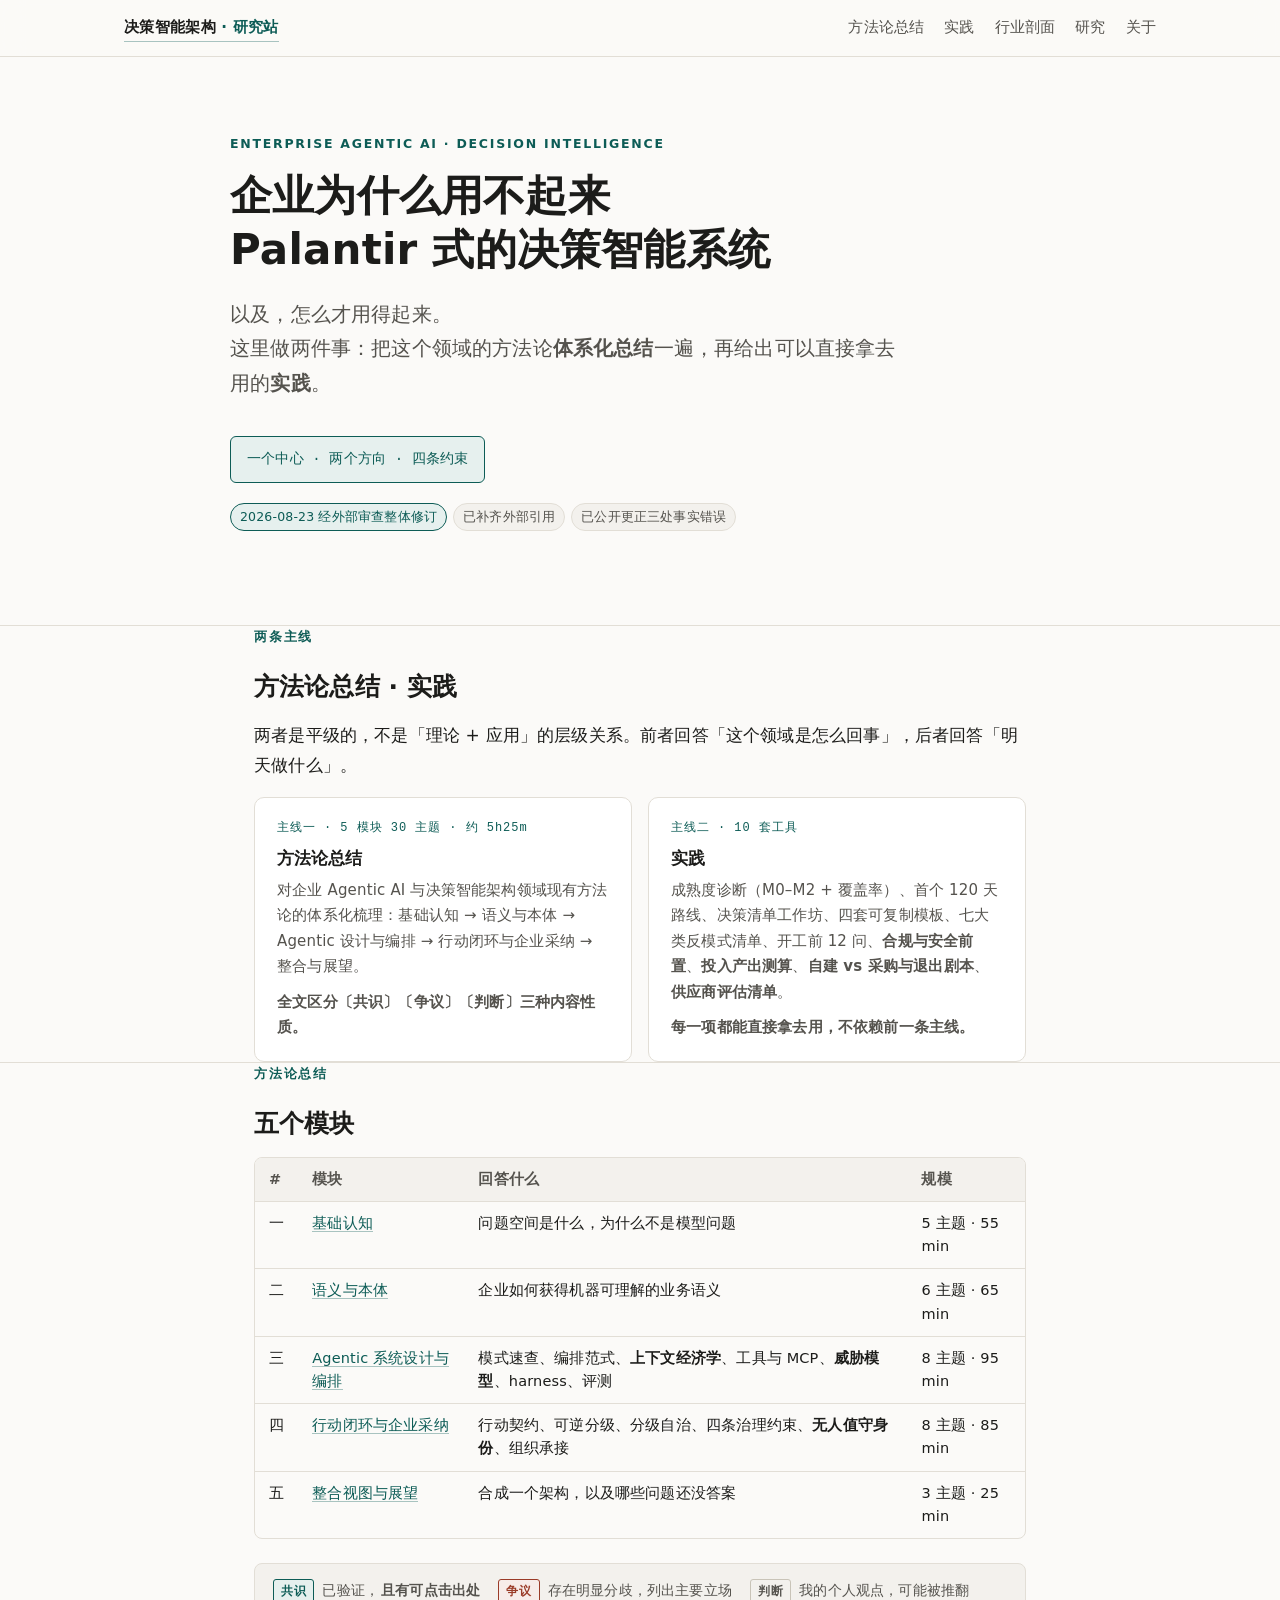
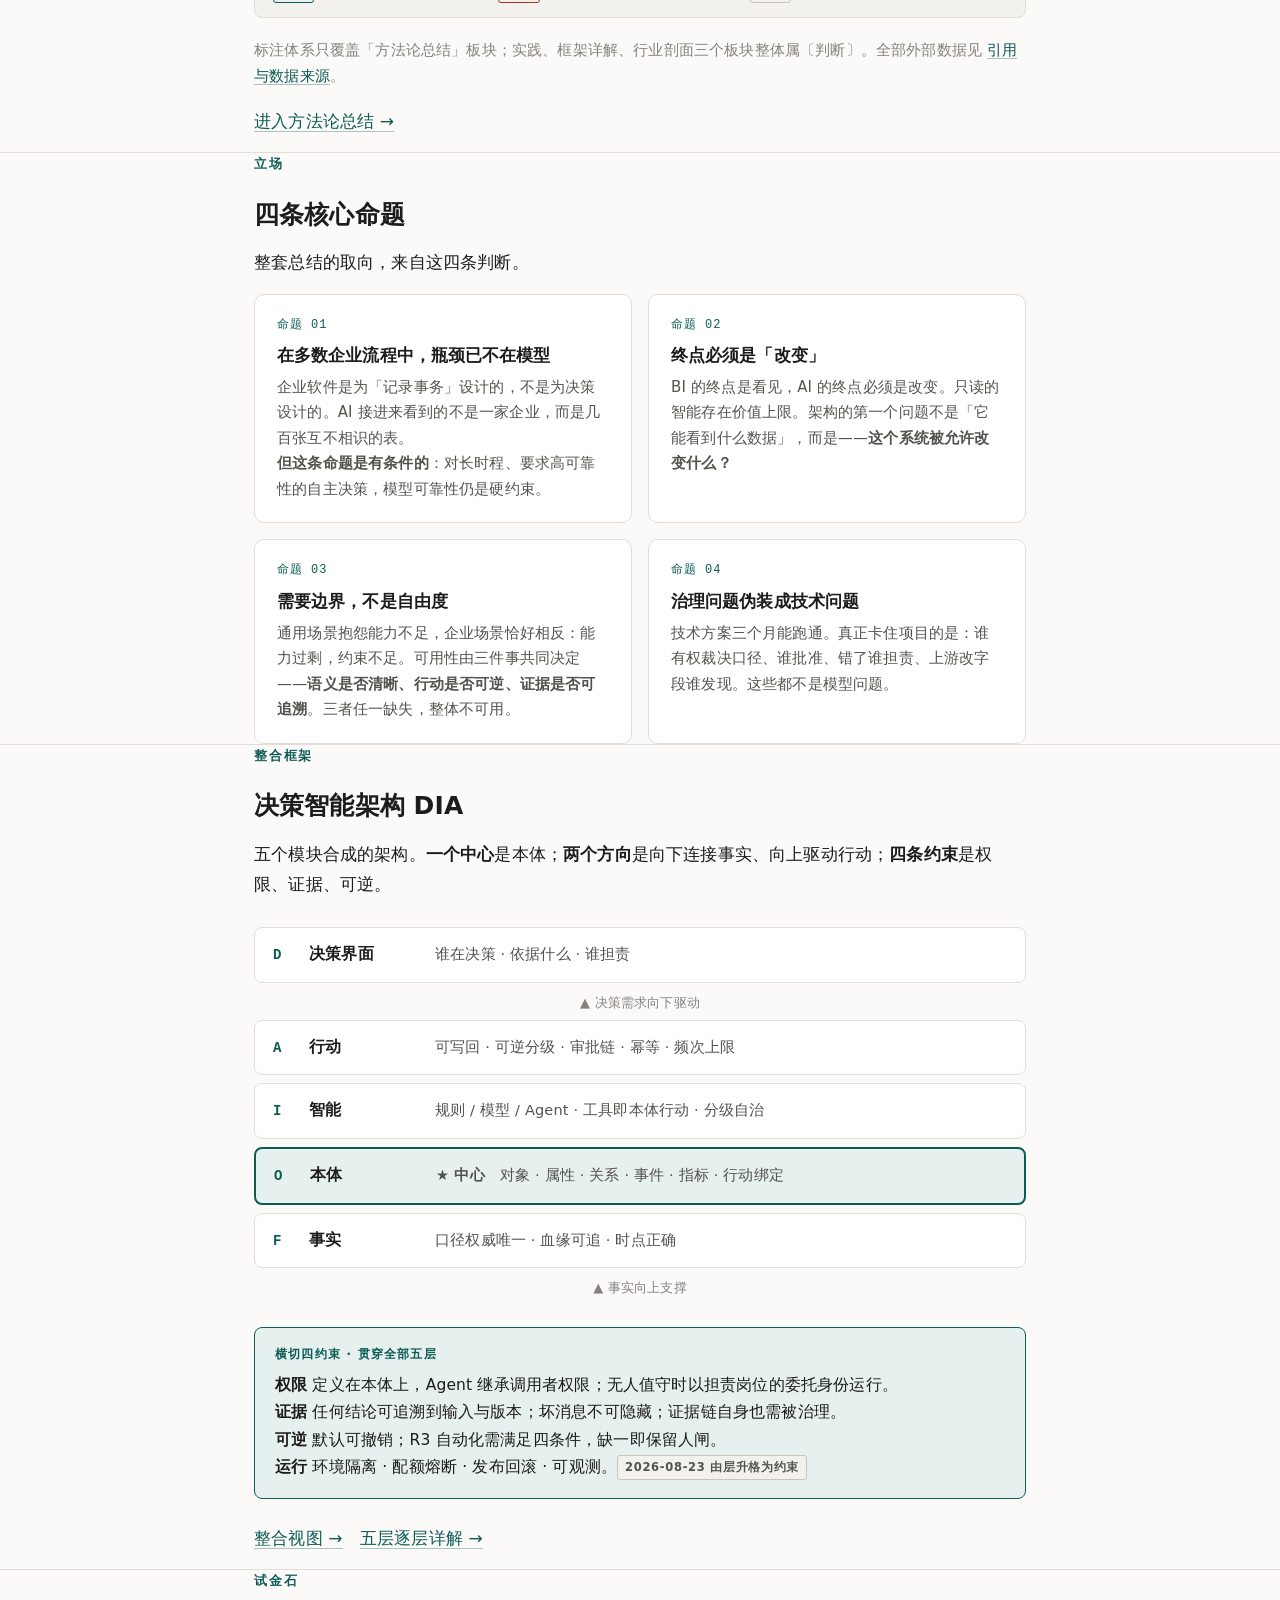
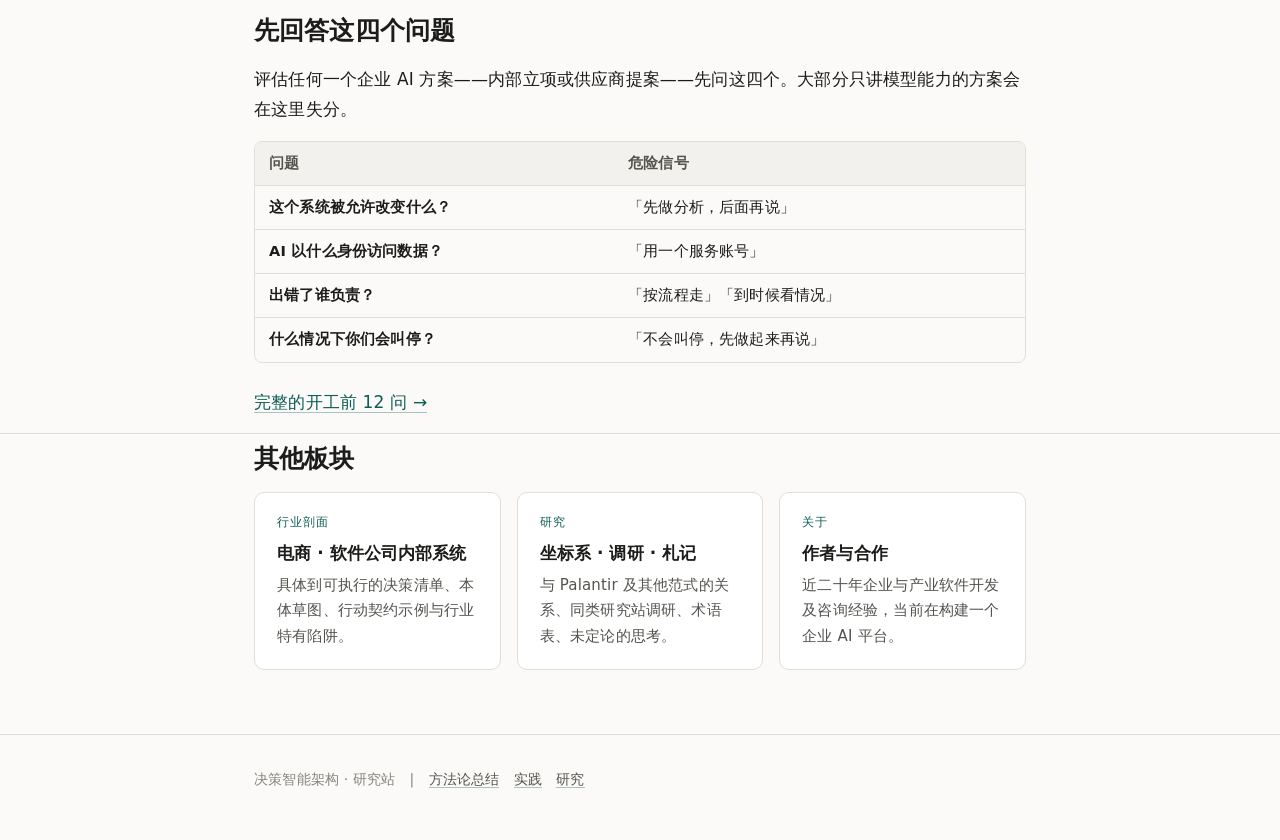
<file: site/index.html>
<!doctype html>
<html lang="zh-CN">
<head>
<meta charset="utf-8">
<meta name="viewport" content="width=device-width,initial-scale=1">
<title>决策智能架构 · 企业 AI 方法论研究站</title>
<meta name="description" content="企业 Agentic AI 与决策智能架构的方法论体系化总结，以及可执行的实践。">
<link rel="stylesheet" href="assets/styles.css">
</head>
<body>
<nav class="nav"><div class="nav-inner">
<a class="nav-brand" href="index.html">决策智能架构<span> · 研究站</span></a>
<div class="nav-links">
<a href="methodology.html">方法论总结</a>
<a href="playbook.html">实践</a>
<a href="domains.html">行业剖面</a>
<a href="research.html">研究</a>
<a href="about.html">关于</a>
</div></div></nav>

<header class="hero wrap">
  <p class="eyebrow">Enterprise Agentic AI · Decision Intelligence</p>
  <h1>企业为什么用不起来<br>Palantir 式的决策智能系统</h1>
  <p class="lede">
    以及，怎么才用得起来。<br>
    这里做两件事：把这个领域的方法论<strong>体系化总结</strong>一遍，再给出可以直接拿去用的<strong>实践</strong>。
  </p>
  <p class="anchor-line">一个中心 · 两个方向 · 四条约束</p>
<p class="meta" style="margin-top:20px"><span class="pill on">2026-08-23 经外部审查整体修订</span><span class="pill">已补齐外部引用</span><span class="pill">已公开更正三处事实错误</span></p>
</header>

<hr class="hr">

<section class="wrap">
  <p class="eyebrow">两条主线</p>
  <h2 style="margin-top:0">方法论总结 · 实践</h2>
  <p>两者是平级的，不是「理论 + 应用」的层级关系。前者回答「这个领域是怎么回事」，后者回答「明天做什么」。</p>
  <div class="grid grid-2">
    <a class="card" href="methodology.html">
      <span class="num">主线一 · 5 模块 30 主题 · 约 5h25m</span>
      <h3>方法论总结</h3>
      <p>对企业 Agentic AI 与决策智能架构领域现有方法论的体系化梳理：基础认知 → 语义与本体 → Agentic 设计与编排 → 行动闭环与企业采纳 → 整合与展望。</p>
      <p style="margin-top:10px"><strong>全文区分〔共识〕〔争议〕〔判断〕三种内容性质。</strong></p>
    </a>
    <a class="card" href="playbook.html">
      <span class="num">主线二 · 10 套工具</span>
      <h3>实践</h3>
      <p>成熟度诊断（M0–M2 + 覆盖率）、首个 120 天路线、决策清单工作坊、四套可复制模板、七大类反模式清单、开工前 12 问、<strong>合规与安全前置</strong>、<strong>投入产出测算</strong>、<strong>自建 vs 采购与退出剧本</strong>、<strong>供应商评估清单</strong>。</p>
      <p style="margin-top:10px"><strong>每一项都能直接拿去用，不依赖前一条主线。</strong></p>
    </a>
  </div>
</section>

<hr class="hr">

<section class="wrap">
  <p class="eyebrow">方法论总结</p>
  <h2 style="margin-top:0">五个模块</h2>
  <div class="tw"><table>
  <tr><th>#</th><th>模块</th><th>回答什么</th><th>规模</th></tr>
  <tr><td>一</td><td><a href="m1-foundations.html">基础认知</a></td><td>问题空间是什么，为什么不是模型问题</td><td>5 主题 · 55 min</td></tr>
  <tr><td>二</td><td><a href="m2-ontology.html">语义与本体</a></td><td>企业如何获得机器可理解的业务语义</td><td>6 主题 · 65 min</td></tr>
  <tr><td>三</td><td><a href="m3-agentic.html">Agentic 系统设计与编排</a></td><td>模式速查、编排范式、<strong>上下文经济学</strong>、工具与 MCP、<strong>威胁模型</strong>、harness、评测</td><td>8 主题 · 95 min</td></tr>
  <tr><td>四</td><td><a href="m4-adoption.html">行动闭环与企业采纳</a></td><td>行动契约、可逆分级、分级自治、四条治理约束、<strong>无人值守身份</strong>、组织承接</td><td>8 主题 · 85 min</td></tr>
  <tr><td>五</td><td><a href="m5-synthesis.html">整合视图与展望</a></td><td>合成一个架构，以及哪些问题还没答案</td><td>3 主题 · 25 min</td></tr>
  </table></div>
  <div class="legend">
  <div><span class="mk mk-c">共识</span> 已验证，<strong>且有可点击出处</strong></div>
  <div><span class="mk mk-d">争议</span> 存在明显分歧，列出主要立场</div>
  <div><span class="mk mk-j">判断</span> 我的个人观点，可能被推翻</div>
  </div>
  <p style="font-size:14.5px;color:var(--text-dim)">标注体系只覆盖「方法论总结」板块；实践、框架详解、行业剖面三个板块整体属〔判断〕。全部外部数据见 <a href="research.html#sources">引用与数据来源</a>。</p>
  <p><a href="methodology.html">进入方法论总结 →</a></p>
</section>

<hr class="hr">

<section class="wrap">
  <p class="eyebrow">立场</p>
  <h2 style="margin-top:0">四条核心命题</h2>
  <p>整套总结的取向，来自这四条判断。</p>
  <div class="grid grid-2">
    <div class="card">
      <span class="num">命题 01</span>
      <h3>在多数企业流程中，瓶颈已不在模型</h3>
      <p>企业软件是为「记录事务」设计的，不是为决策设计的。AI 接进来看到的不是一家企业，而是几百张互不相识的表。<br><strong>但这条命题是有条件的</strong>：对长时程、要求高可靠性的自主决策，模型可靠性仍是硬约束。</p>
    </div>
    <div class="card">
      <span class="num">命题 02</span>
      <h3>终点必须是「改变」</h3>
      <p>BI 的终点是看见，AI 的终点必须是改变。只读的智能存在价值上限。架构的第一个问题不是「它能看到什么数据」，而是——<strong>这个系统被允许改变什么？</strong></p>
    </div>
    <div class="card">
      <span class="num">命题 03</span>
      <h3>需要边界，不是自由度</h3>
      <p>通用场景抱怨能力不足，企业场景恰好相反：能力过剩，约束不足。可用性由三件事共同决定——<strong>语义是否清晰、行动是否可逆、证据是否可追溯</strong>。三者任一缺失，整体不可用。</p>
    </div>
    <div class="card">
      <span class="num">命题 04</span>
      <h3>治理问题伪装成技术问题</h3>
      <p>技术方案三个月能跑通。真正卡住项目的是：谁有权裁决口径、谁批准、错了谁担责、上游改字段谁发现。这些都不是模型问题。</p>
    </div>
  </div>
</section>

<hr class="hr">

<section class="wrap">
  <p class="eyebrow">整合框架</p>
  <h2 style="margin-top:0">决策智能架构 DIA</h2>
  <p>五个模块合成的架构。<strong>一个中心</strong>是本体；<strong>两个方向</strong>是向下连接事实、向上驱动行动；<strong>四条约束</strong>是权限、证据、可逆。</p>

  <div class="stack">
    <div class="layer"><span class="k">D</span><span class="n">决策界面</span><span class="d">谁在决策 · 依据什么 · 谁担责</span></div>
    <div class="arrow">▲ 决策需求向下驱动</div>
    <div class="layer"><span class="k">A</span><span class="n">行动</span><span class="d">可写回 · 可逆分级 · 审批链 · 幂等 · 频次上限</span></div>
    <div class="layer"><span class="k">I</span><span class="n">智能</span><span class="d">规则 / 模型 / Agent · 工具即本体行动 · 分级自治</span></div>
    <div class="layer core"><span class="k">O</span><span class="n">本体</span><span class="d"><strong>★ 中心</strong>　对象 · 属性 · 关系 · 事件 · 指标 · 行动绑定</span></div>
    <div class="layer"><span class="k">F</span><span class="n">事实</span><span class="d">口径权威唯一 · 血缘可追 · 时点正确</span></div>
    <div class="arrow">▲ 事实向上支撑</div>
  </div>
  <div class="rule"><span class="tag">横切四约束 · 贯穿全部五层</span>
  <p><strong>权限</strong> 定义在本体上，Agent 继承调用者权限；无人值守时以担责岗位的委托身份运行。<br>
  <strong>证据</strong> 任何结论可追溯到输入与版本；坏消息不可隐藏；证据链自身也需被治理。<br>
  <strong>可逆</strong> 默认可撤销；R3 自动化需满足四条件，缺一即保留人闸。<br>
  <strong>运行</strong> 环境隔离 · 配额熔断 · 发布回滚 · 可观测。<span class="mk mk-j">2026-08-23 由层升格为约束</span></p></div>
  <p><a href="m5-synthesis.html">整合视图 →</a>　<a href="dia.html">五层逐层详解 →</a></p>
</section>

<hr class="hr">

<section class="wrap">
  <p class="eyebrow">试金石</p>
  <h2 style="margin-top:0">先回答这四个问题</h2>
  <p>评估任何一个企业 AI 方案——内部立项或供应商提案——先问这四个。大部分只讲模型能力的方案会在这里失分。</p>
  <div class="tw"><table>
    <tr><th>问题</th><th>危险信号</th></tr>
    <tr><td><strong>这个系统被允许改变什么？</strong></td><td>「先做分析，后面再说」</td></tr>
    <tr><td><strong>AI 以什么身份访问数据？</strong></td><td>「用一个服务账号」</td></tr>
    <tr><td><strong>出错了谁负责？</strong></td><td>「按流程走」「到时候看情况」</td></tr>
    <tr><td><strong>什么情况下你们会叫停？</strong></td><td>「不会叫停，先做起来再说」</td></tr>
  </table></div>
  <p><a href="playbook.html#twelve">完整的开工前 12 问 →</a></p>
</section>

<hr class="hr">

<section class="wrap">
  <h2 style="margin-top:0">其他板块</h2>
  <div class="grid grid-3">
    <a class="card" href="domains.html"><span class="num">行业剖面</span><h3>电商 · 软件公司内部系统</h3><p>具体到可执行的决策清单、本体草图、行动契约示例与行业特有陷阱。</p></a>
    <a class="card" href="research.html"><span class="num">研究</span><h3>坐标系 · 调研 · 札记</h3><p>与 Palantir 及其他范式的关系、同类研究站调研、术语表、未定论的思考。</p></a>
    <a class="card" href="about.html"><span class="num">关于</span><h3>作者与合作</h3><p>近二十年企业与产业软件开发及咨询经验，当前在构建一个企业 AI 平台。</p></a>
  </div>
</section>

<footer><div class="wrap">
  决策智能架构 · 研究站　|　<a href="methodology.html">方法论总结</a>　<a href="playbook.html">实践</a>　<a href="research.html">研究</a>
</div></footer>
</body></html>
</file>
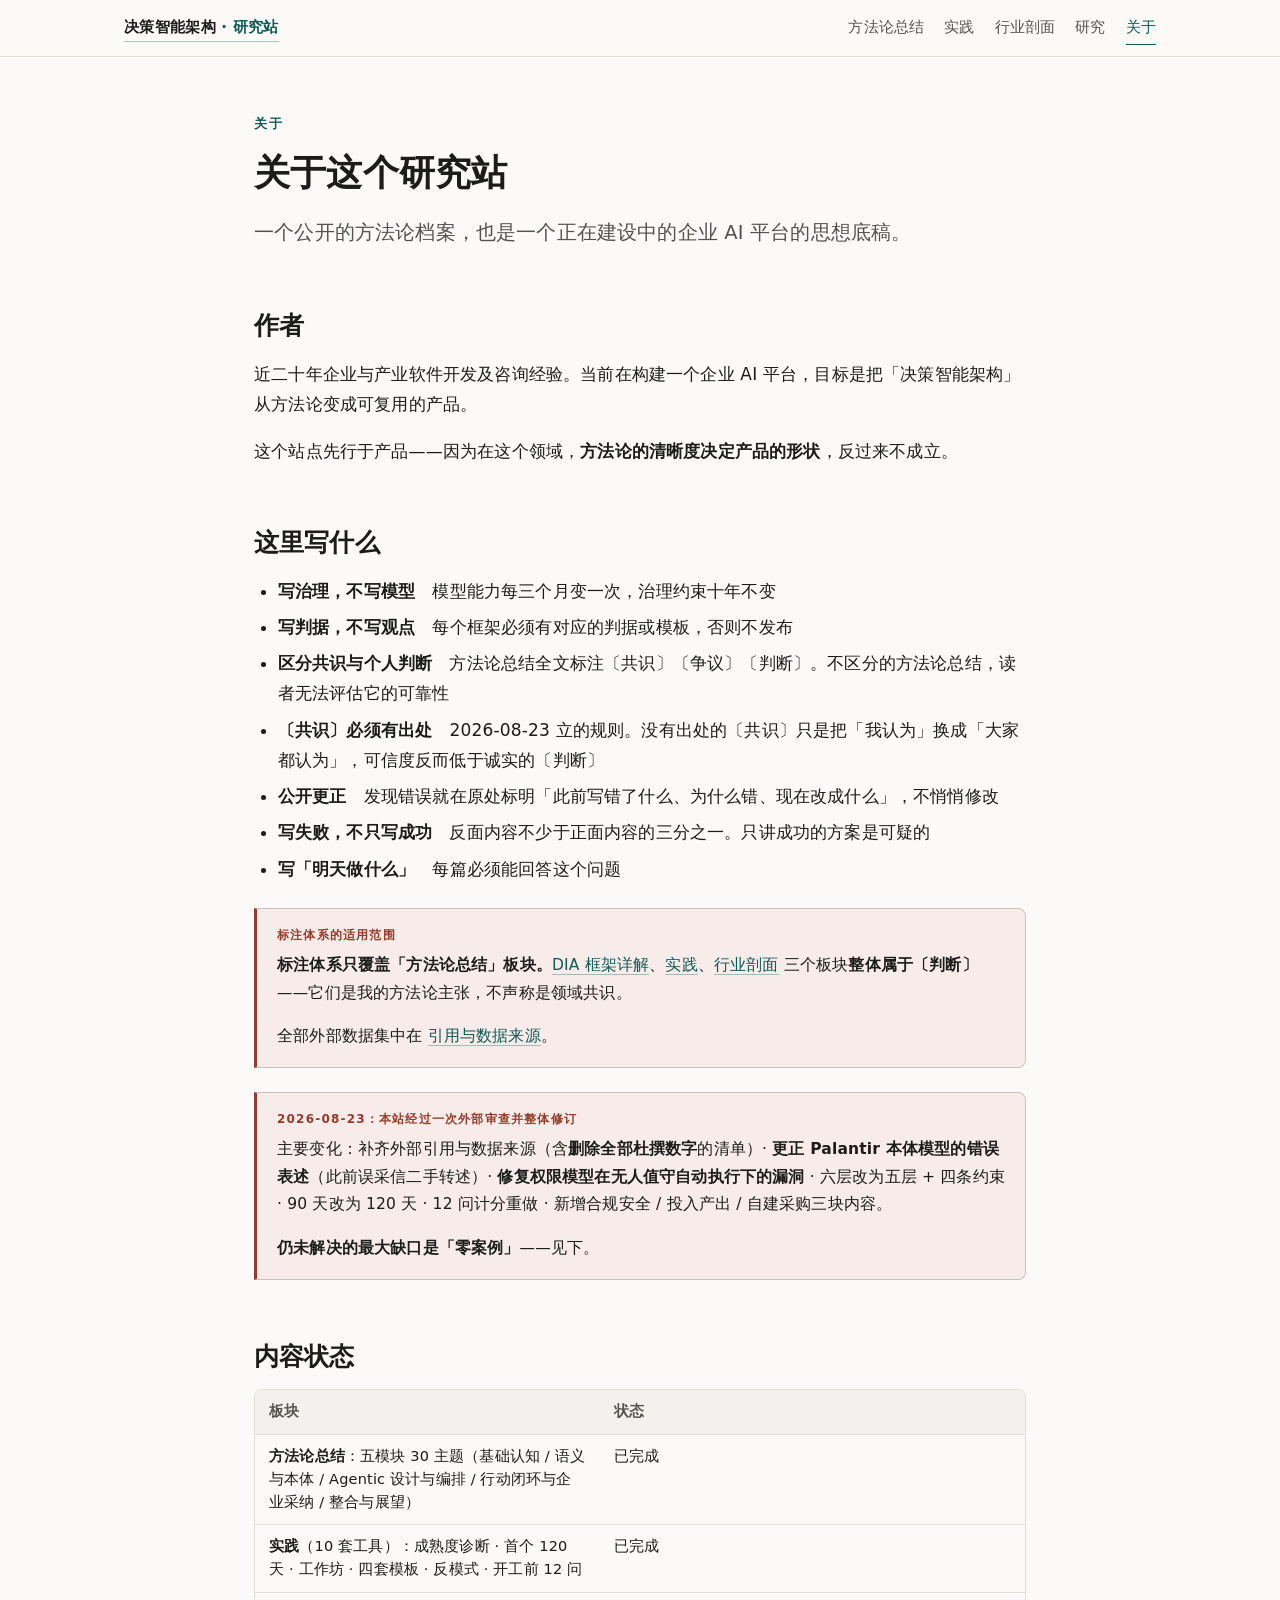
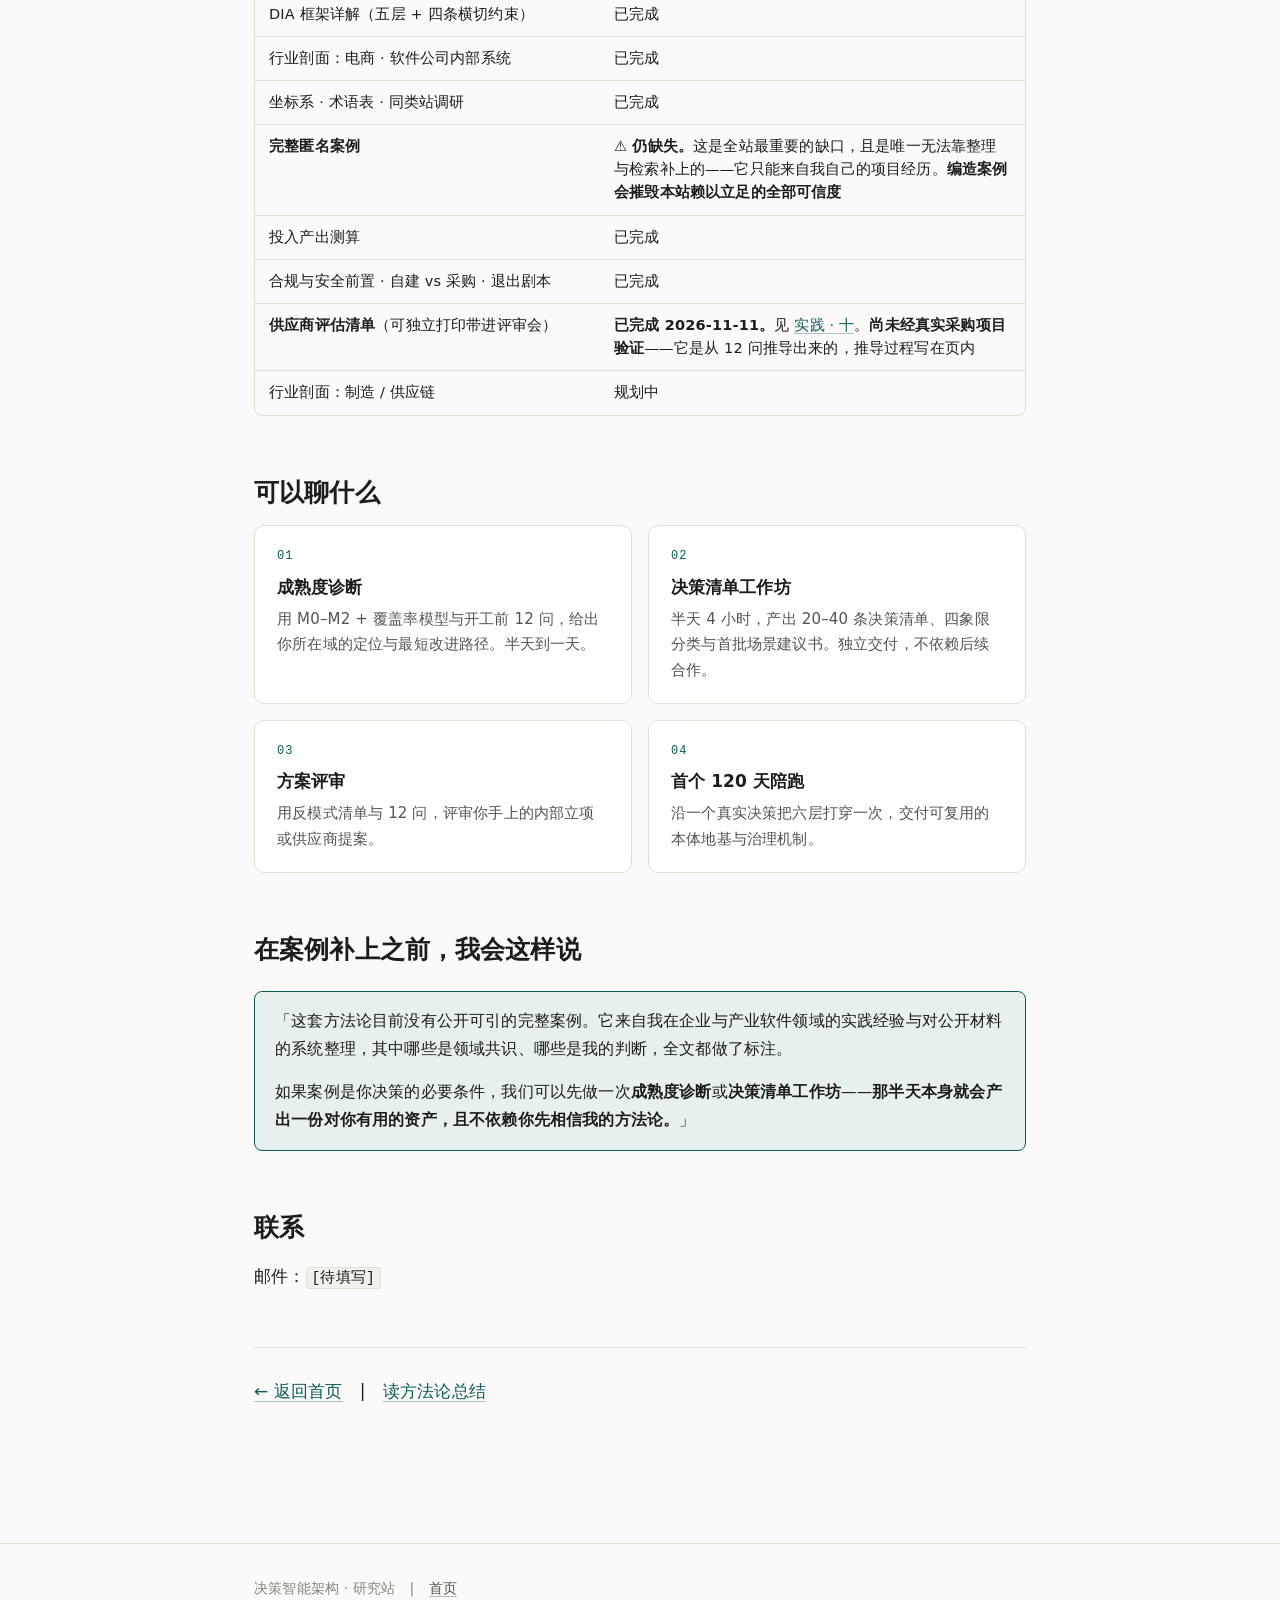
<file: site/about.html>
<!doctype html>
<html lang="zh-CN">
<head>
<meta charset="utf-8">
<meta name="viewport" content="width=device-width,initial-scale=1">
<title>关于与合作</title>
<link rel="stylesheet" href="assets/styles.css">
</head>
<body>
<nav class="nav"><div class="nav-inner">
<a class="nav-brand" href="index.html">决策智能架构<span> · 研究站</span></a>
<div class="nav-links">
<a href="methodology.html">方法论总结</a>
<a href="playbook.html">实践</a>
<a href="domains.html">行业剖面</a>
<a href="research.html">研究</a>
<a href="about.html" class="active">关于</a>
</div></div></nav>
<div class="wrap">
<section>
<p class="eyebrow">关于</p>
<h1>关于这个研究站</h1>
<p class="lede">一个公开的方法论档案，也是一个正在建设中的企业 AI 平台的思想底稿。</p>

<h2>作者</h2>
<p>近二十年企业与产业软件开发及咨询经验。当前在构建一个企业 AI 平台，目标是把「决策智能架构」从方法论变成可复用的产品。</p>
<p>这个站点先行于产品——因为在这个领域，<strong>方法论的清晰度决定产品的形状</strong>，反过来不成立。</p>

<h2>这里写什么</h2>
<ul>
<li><strong>写治理，不写模型</strong>　模型能力每三个月变一次，治理约束十年不变</li>
<li><strong>写判据，不写观点</strong>　每个框架必须有对应的判据或模板，否则不发布</li>
<li><strong>区分共识与个人判断</strong>　方法论总结全文标注〔共识〕〔争议〕〔判断〕。不区分的方法论总结，读者无法评估它的可靠性</li>
<li><strong>〔共识〕必须有出处</strong>　2026-08-23 立的规则。没有出处的〔共识〕只是把「我认为」换成「大家都认为」，可信度反而低于诚实的〔判断〕</li>
<li><strong>公开更正</strong>　发现错误就在原处标明「此前写错了什么、为什么错、现在改成什么」，不悄悄修改</li>
<li><strong>写失败，不只写成功</strong>　反面内容不少于正面内容的三分之一。只讲成功的方案是可疑的</li>
<li><strong>写「明天做什么」</strong>　每篇必须能回答这个问题</li>
</ul>

<div class="callout"><span class="tag">标注体系的适用范围</span>
<p><strong>标注体系只覆盖「方法论总结」板块。</strong><a href="dia.html">DIA 框架详解</a>、<a href="playbook.html">实践</a>、<a href="domains.html">行业剖面</a> 三个板块<strong>整体属于〔判断〕</strong>——它们是我的方法论主张，不声称是领域共识。</p>
<p>全部外部数据集中在 <a href="research.html#sources">引用与数据来源</a>。</p></div>

<div class="callout"><span class="tag">2026-08-23：本站经过一次外部审查并整体修订</span>
<p>主要变化：补齐外部引用与数据来源（含<strong>删除全部杜撰数字</strong>的清单）· <strong>更正 Palantir 本体模型的错误表述</strong>（此前误采信二手转述）· <strong>修复权限模型在无人值守自动执行下的漏洞</strong> · 六层改为五层 + 四条约束 · 90 天改为 120 天 · 12 问计分重做 · 新增合规安全 / 投入产出 / 自建采购三块内容。</p>
<p><strong>仍未解决的最大缺口是「零案例」</strong>——见下。</p></div>

<h2>内容状态</h2>
<div class="tw"><table>
<tr><th>板块</th><th>状态</th></tr>
<tr><td><strong>方法论总结</strong>：五模块 30 主题（基础认知 / 语义与本体 / Agentic 设计与编排 / 行动闭环与企业采纳 / 整合与展望）</td><td>已完成</td></tr>
<tr><td><strong>实践</strong>（10 套工具）：成熟度诊断 · 首个 120 天 · 工作坊 · 四套模板 · 反模式 · 开工前 12 问</td><td>已完成</td></tr>
<tr><td>DIA 框架详解（五层 + 四条横切约束）</td><td>已完成</td></tr>
<tr><td>行业剖面：电商 · 软件公司内部系统</td><td>已完成</td></tr>
<tr><td>坐标系 · 术语表 · 同类站调研</td><td>已完成</td></tr>
<tr><td><strong>完整匿名案例</strong></td><td><strong>⚠️ 仍缺失。</strong>这是全站最重要的缺口，且是唯一无法靠整理与检索补上的——它只能来自我自己的项目经历。<strong>编造案例会摧毁本站赖以立足的全部可信度</strong></td></tr>
<tr><td>投入产出测算</td><td>已完成</td></tr>
<tr><td>合规与安全前置 · 自建 vs 采购 · 退出剧本</td><td>已完成</td></tr>
<tr><td><strong>供应商评估清单</strong>（可独立打印带进评审会）</td><td><strong>已完成 2026-11-11。</strong>见 <a href="playbook.html#vendor">实践 · 十</a>。<strong>尚未经真实采购项目验证</strong>——它是从 12 问推导出来的，推导过程写在页内</td></tr>
<tr><td>行业剖面：制造 / 供应链</td><td>规划中</td></tr>
</table></div>

<h2>可以聊什么</h2>
<div class="grid grid-2">
<div class="card"><span class="num">01</span><h3>成熟度诊断</h3><p>用 M0–M2 + 覆盖率模型与开工前 12 问，给出你所在域的定位与最短改进路径。半天到一天。</p></div>
<div class="card"><span class="num">02</span><h3>决策清单工作坊</h3><p>半天 4 小时，产出 20–40 条决策清单、四象限分类与首批场景建议书。独立交付，不依赖后续合作。</p></div>
<div class="card"><span class="num">03</span><h3>方案评审</h3><p>用反模式清单与 12 问，评审你手上的内部立项或供应商提案。</p></div>
<div class="card"><span class="num">04</span><h3>首个 120 天陪跑</h3><p>沿一个真实决策把六层打穿一次，交付可复用的本体地基与治理机制。</p></div>
</div>

<h2>在案例补上之前，我会这样说</h2>
<div class="rule"><p>「这套方法论目前没有公开可引的完整案例。它来自我在企业与产业软件领域的实践经验与对公开材料的系统整理，其中哪些是领域共识、哪些是我的判断，全文都做了标注。</p>
<p>如果案例是你决策的必要条件，我们可以先做一次<strong>成熟度诊断</strong>或<strong>决策清单工作坊</strong>——<strong>那半天本身就会产出一份对你有用的资产，且不依赖你先相信我的方法论。</strong>」</p></div>

<h2>联系</h2>
<p>邮件：<code>[待填写]</code></p>
<!-- 待填写：邮箱或表单链接。公开联系方式是站主本人的决定，未代填。 -->

<div class="next"><p><a href="index.html">← 返回首页</a>　|　<a href="methodology.html">读方法论总结</a></p></div>
</section>
</div>
<footer><div class="wrap">决策智能架构 · 研究站　|　<a href="index.html">首页</a></div></footer>
</body></html>
</file>
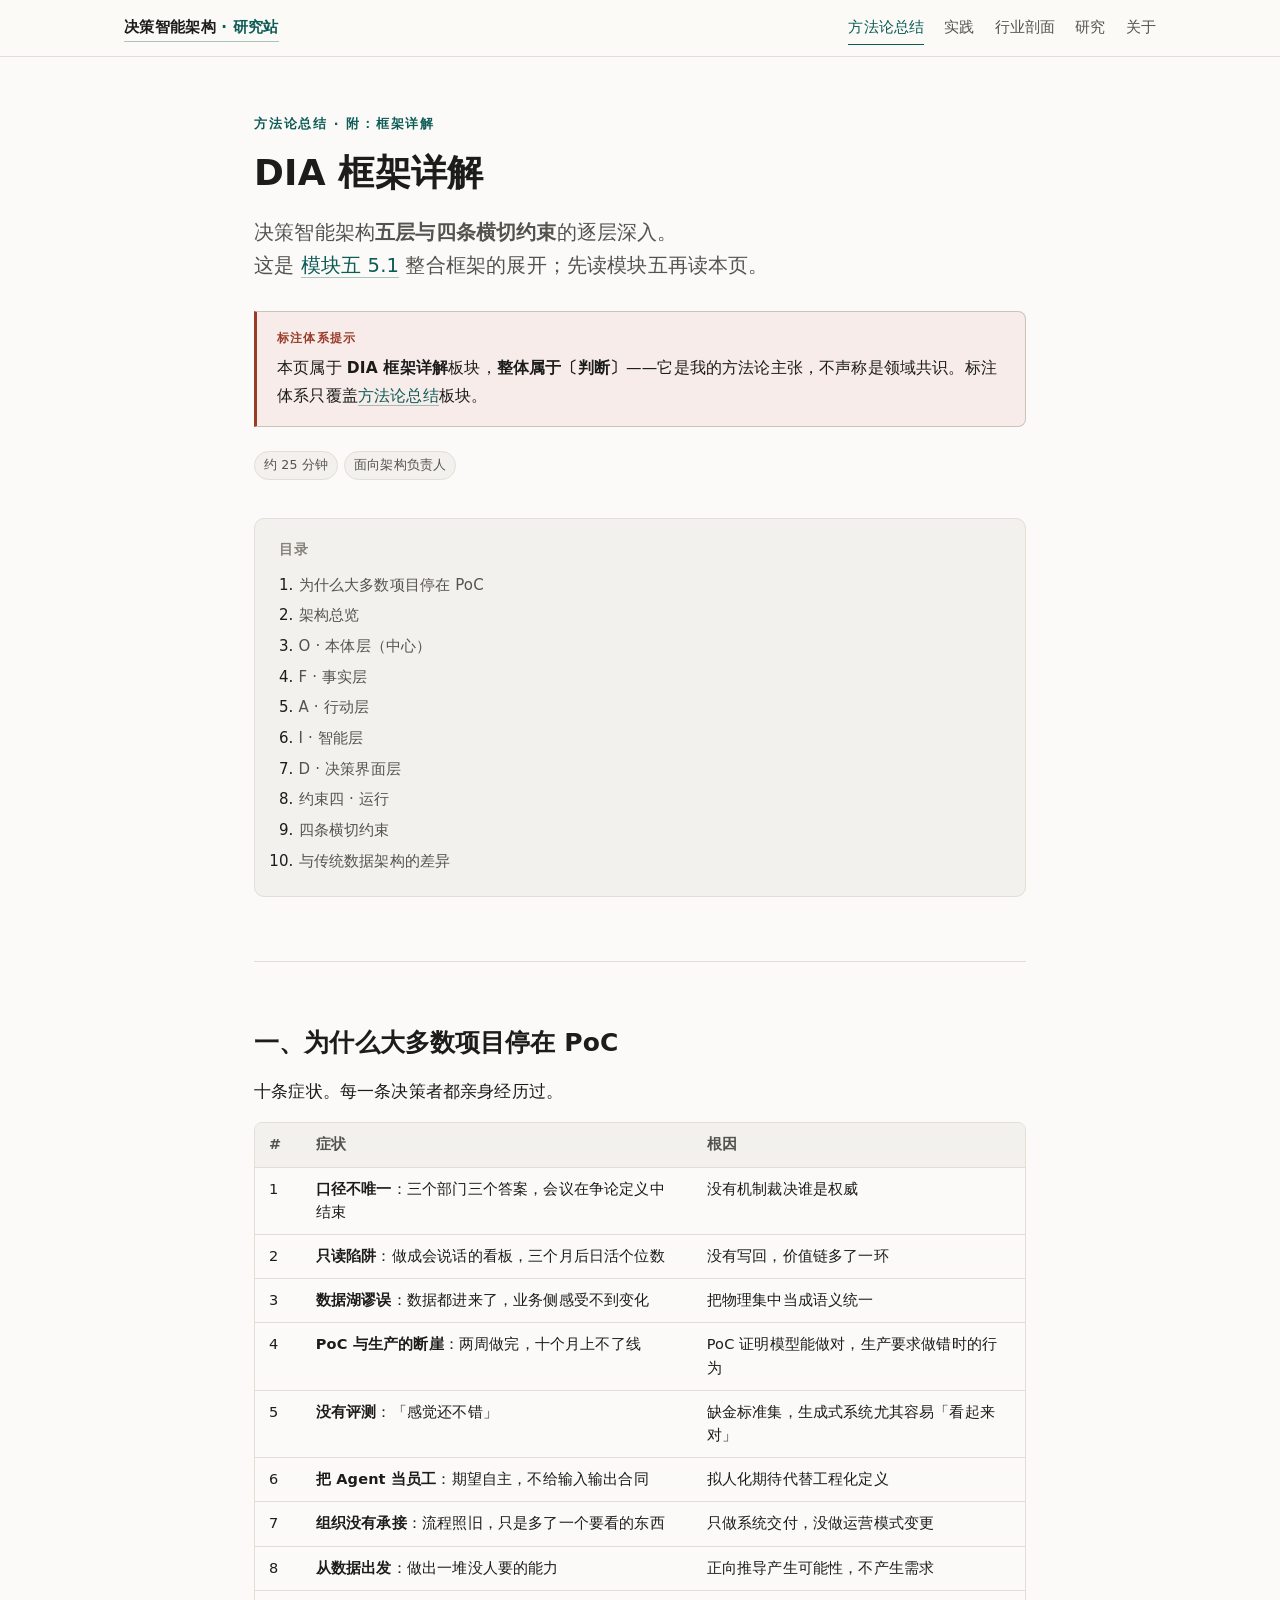
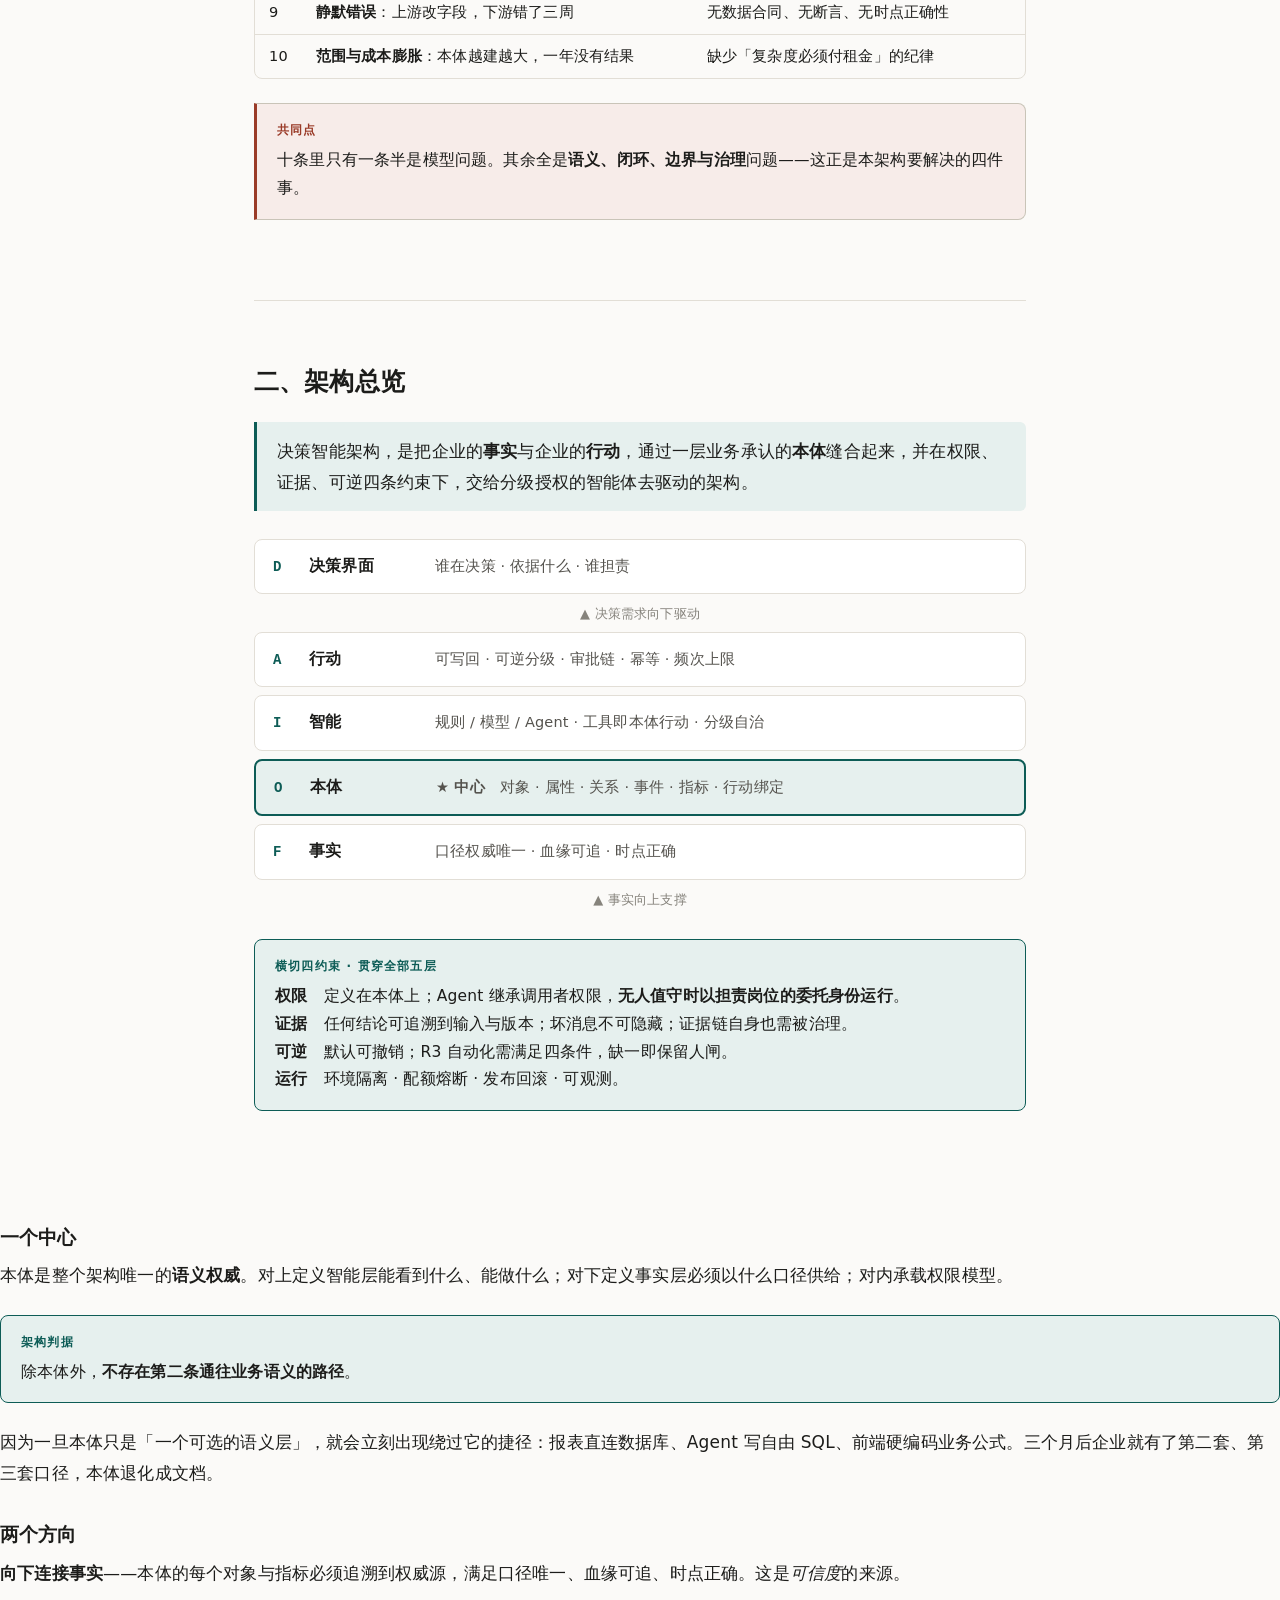
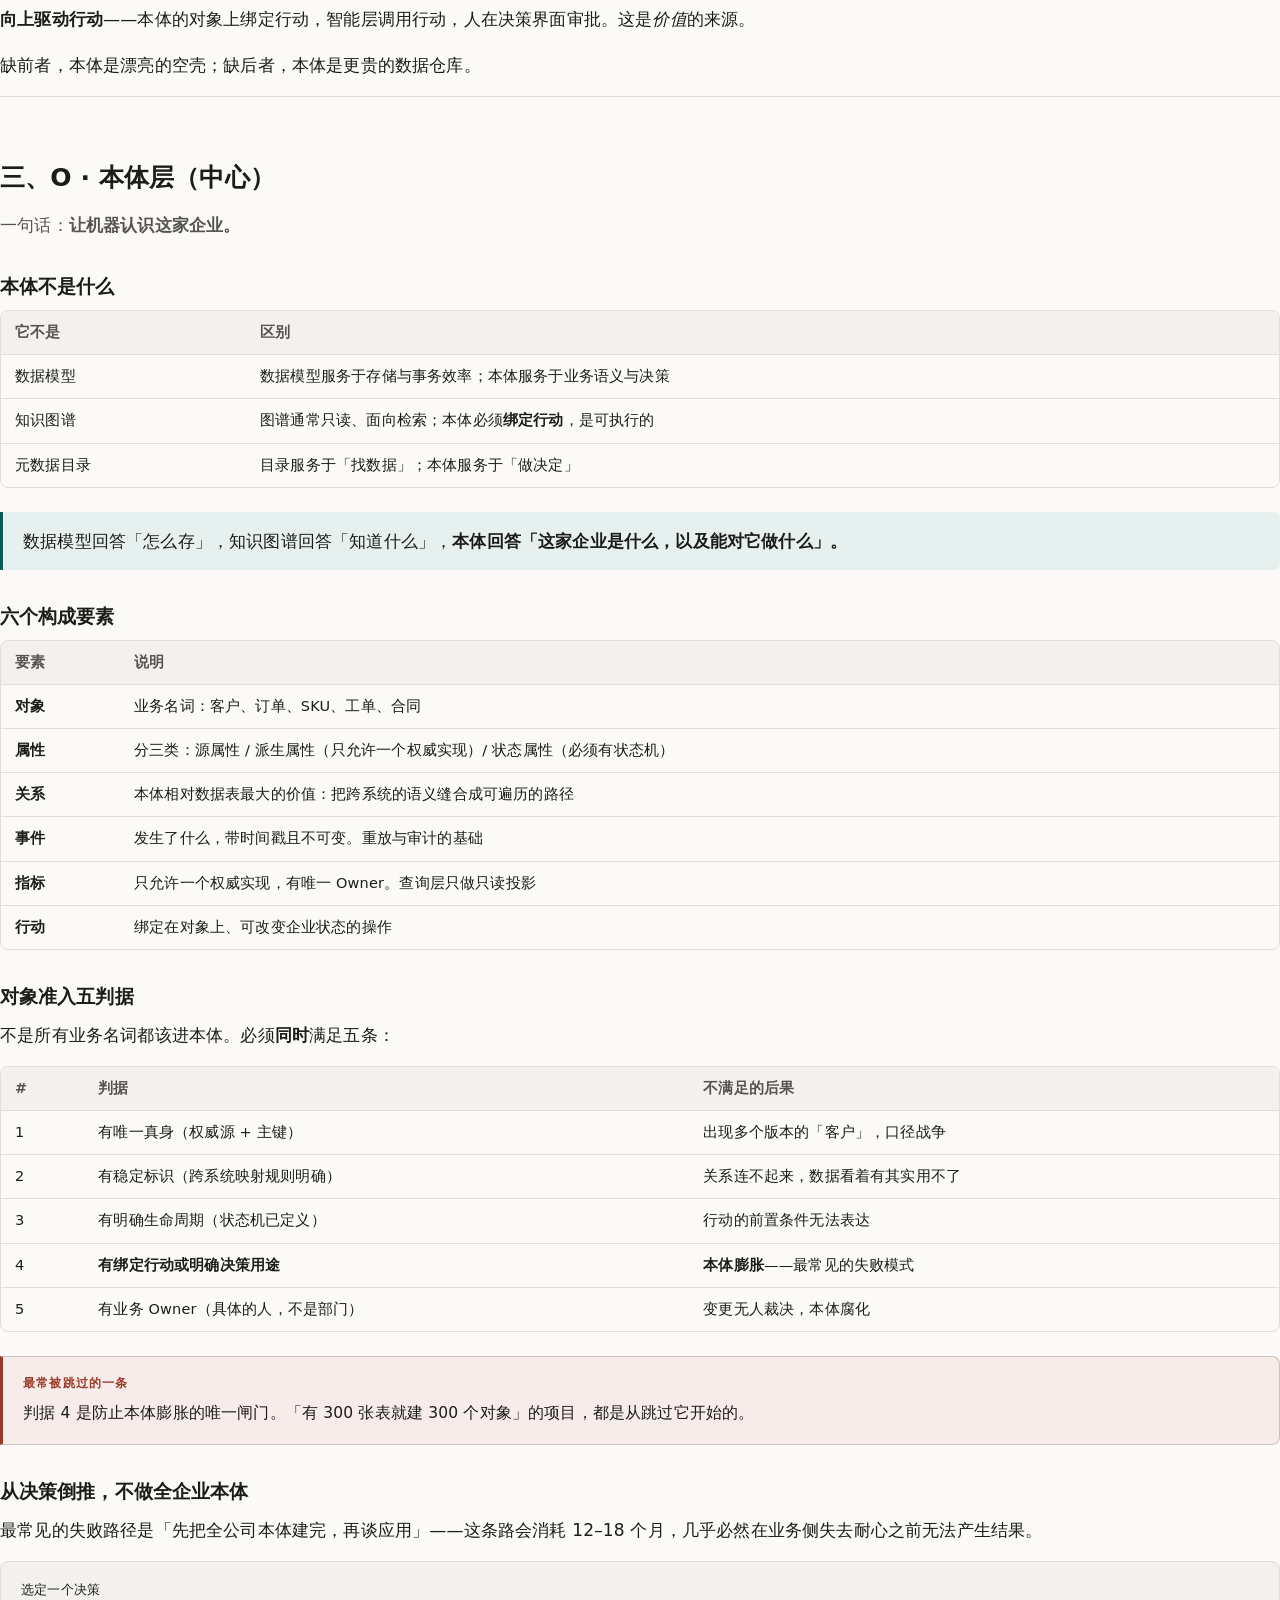
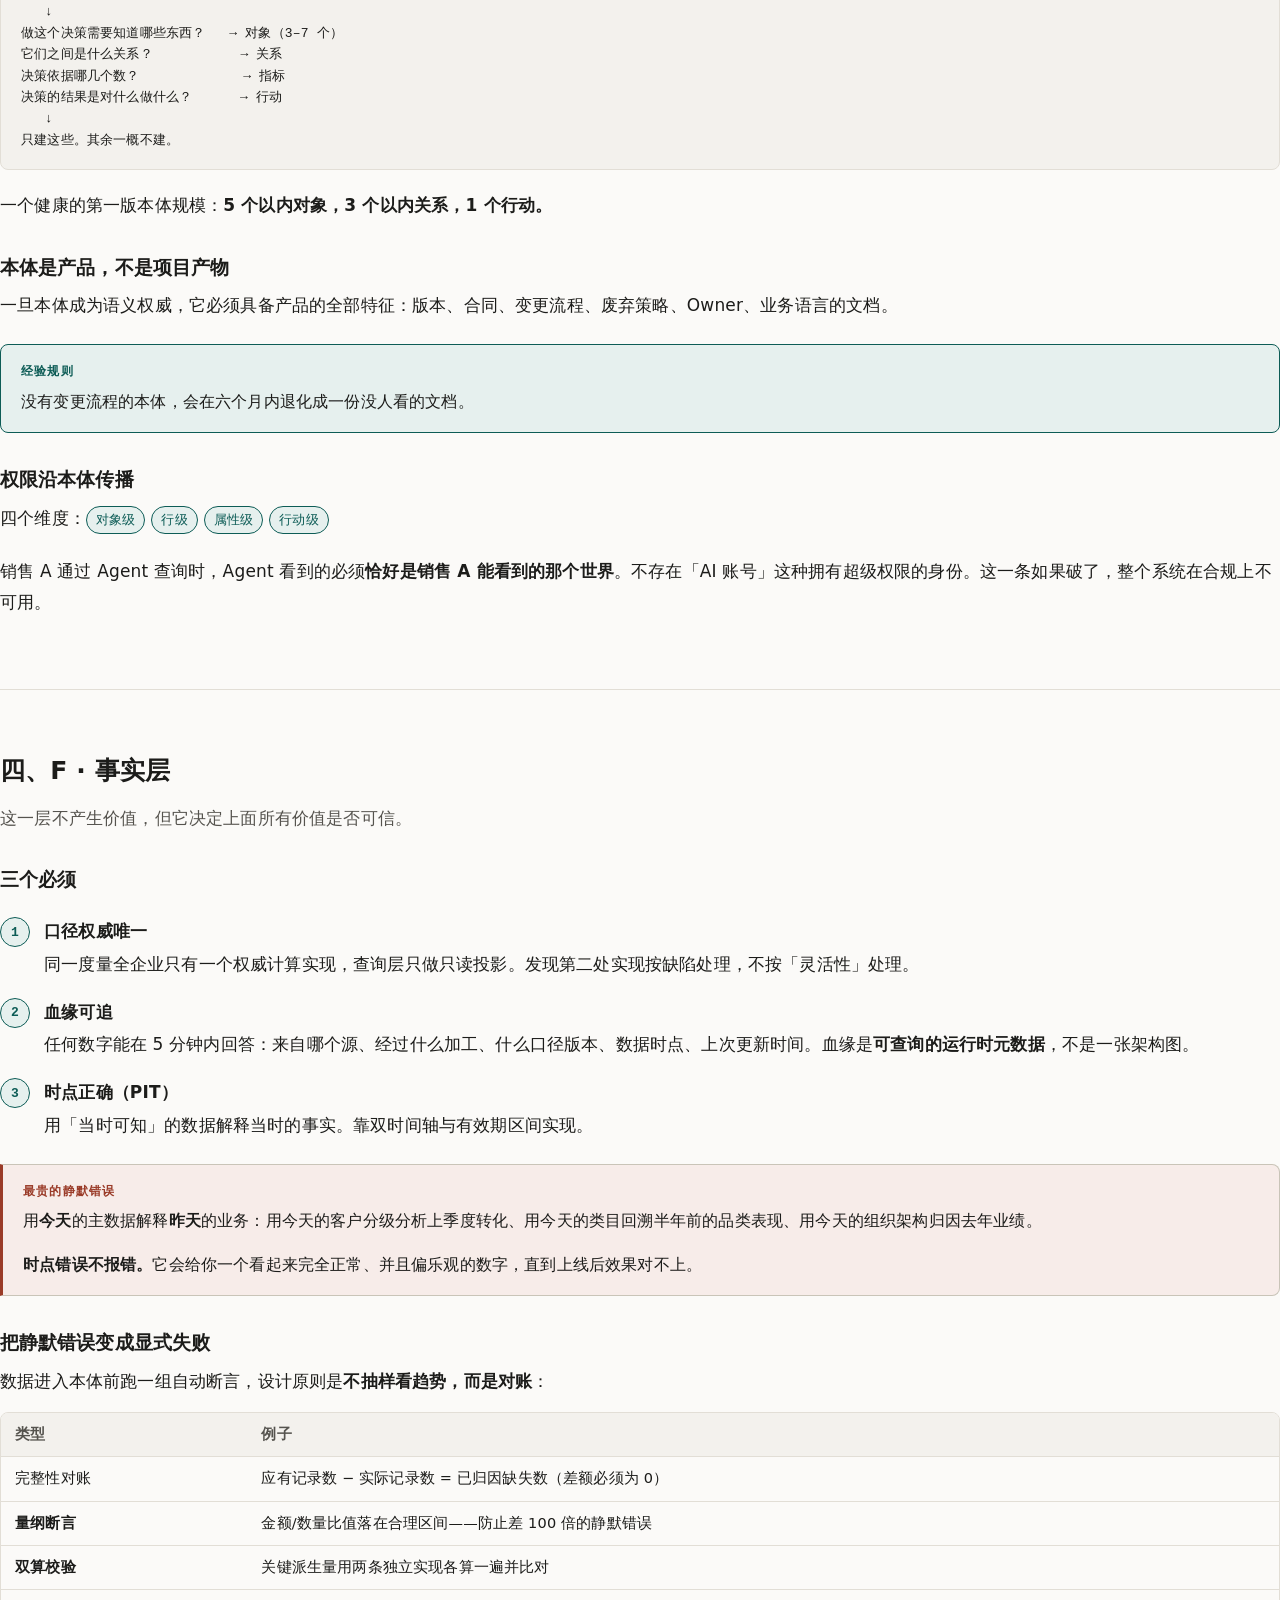
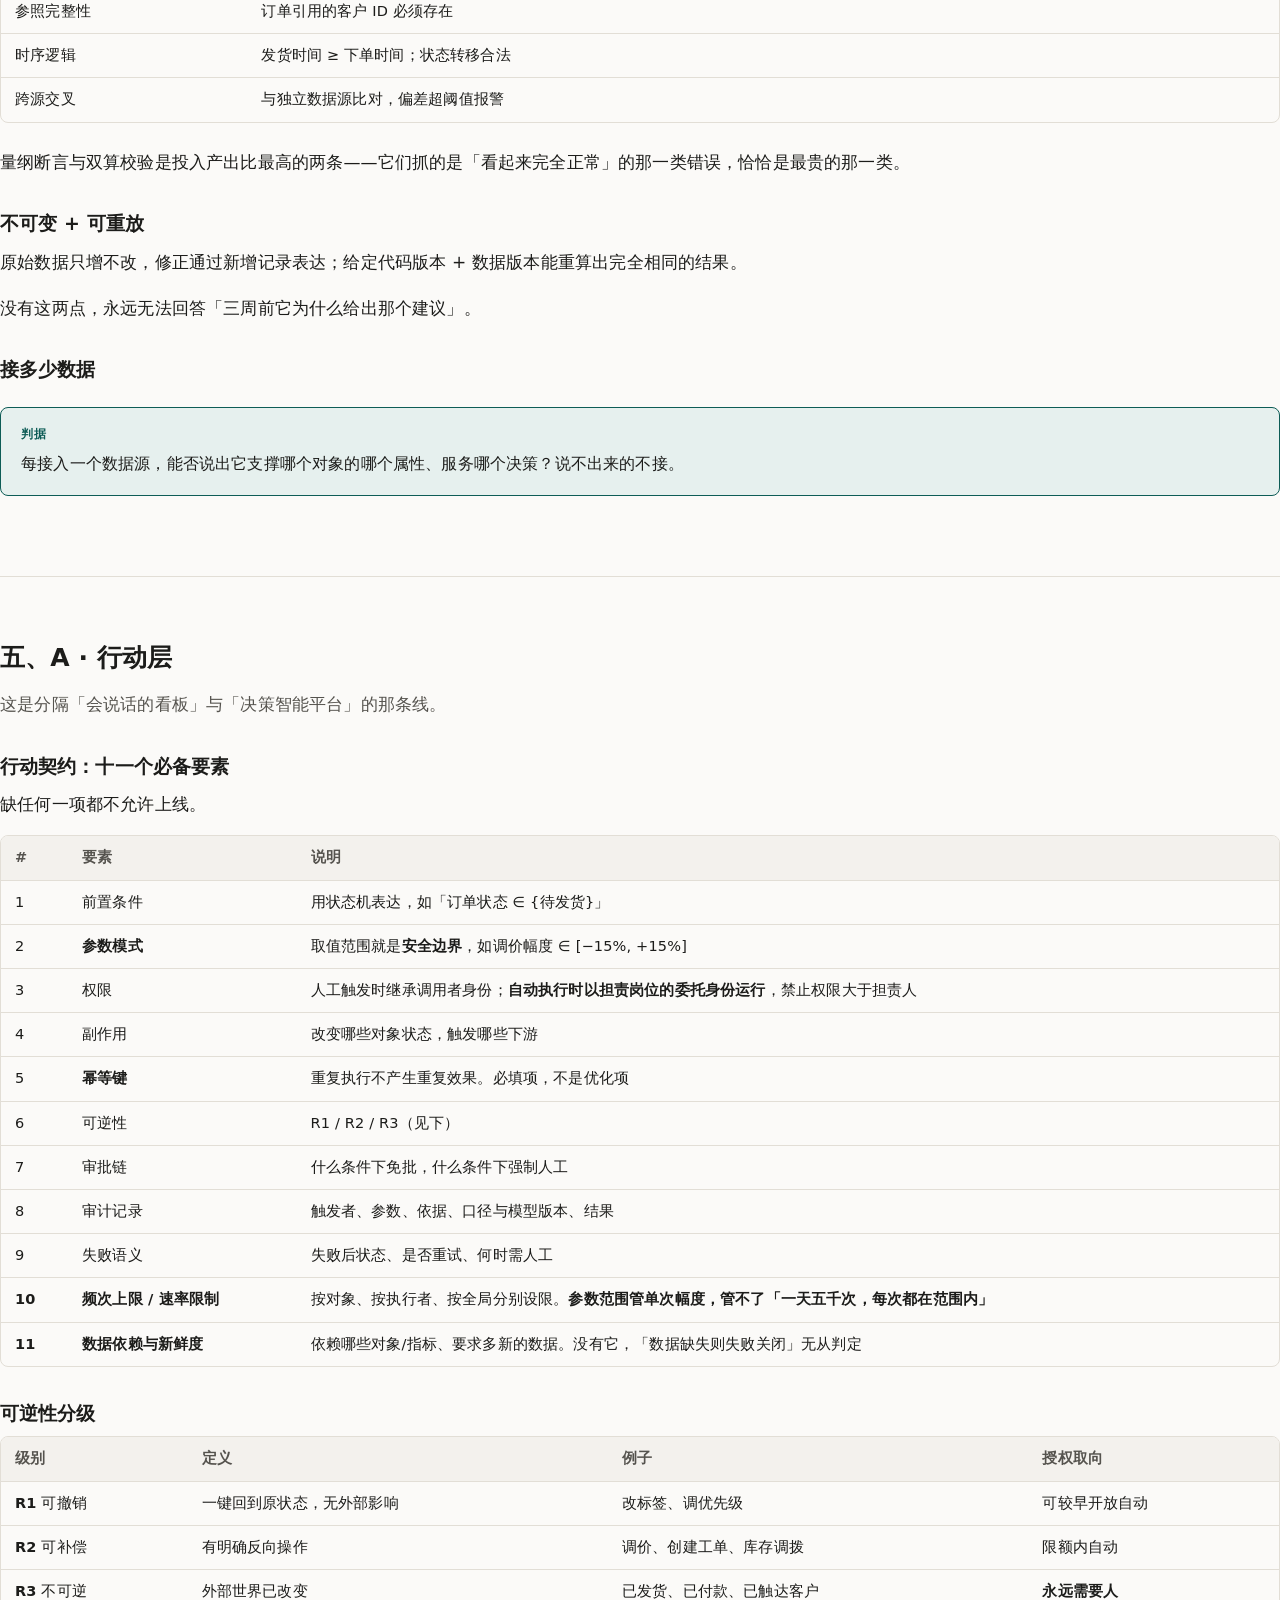
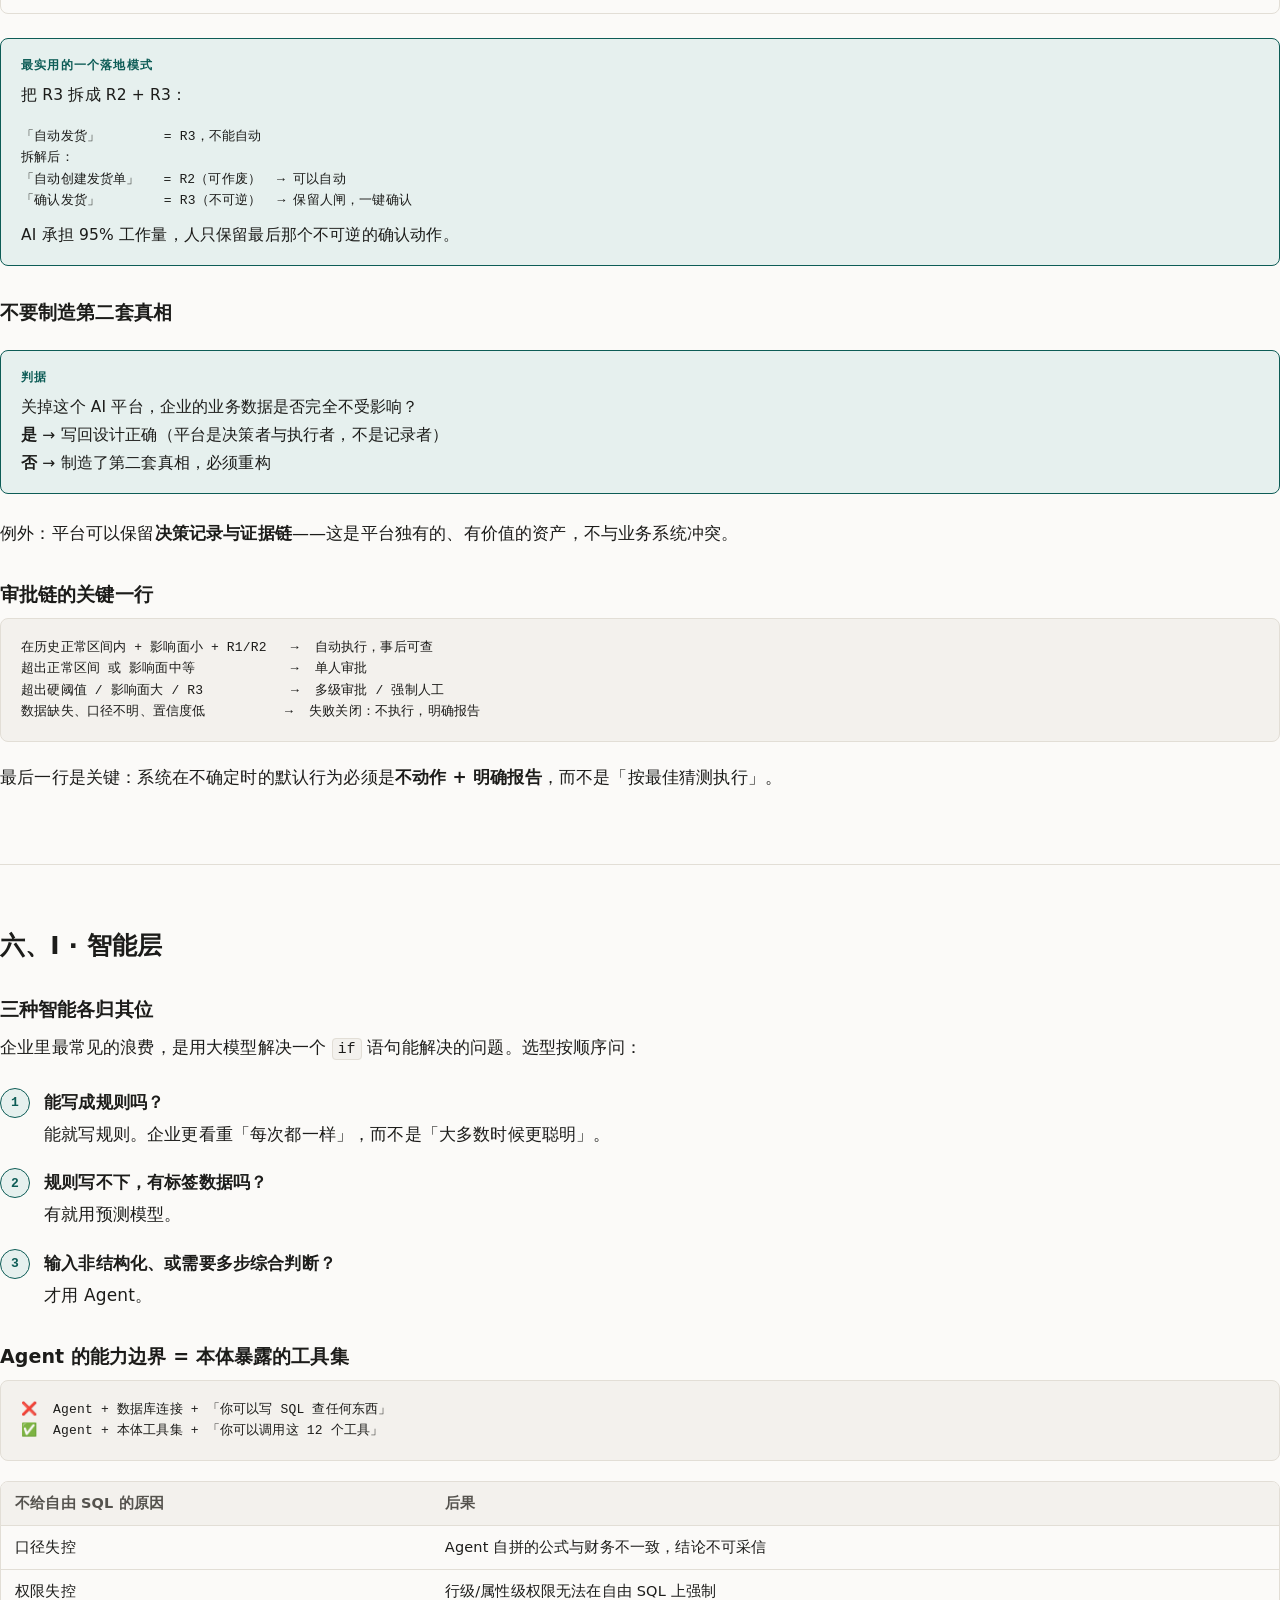
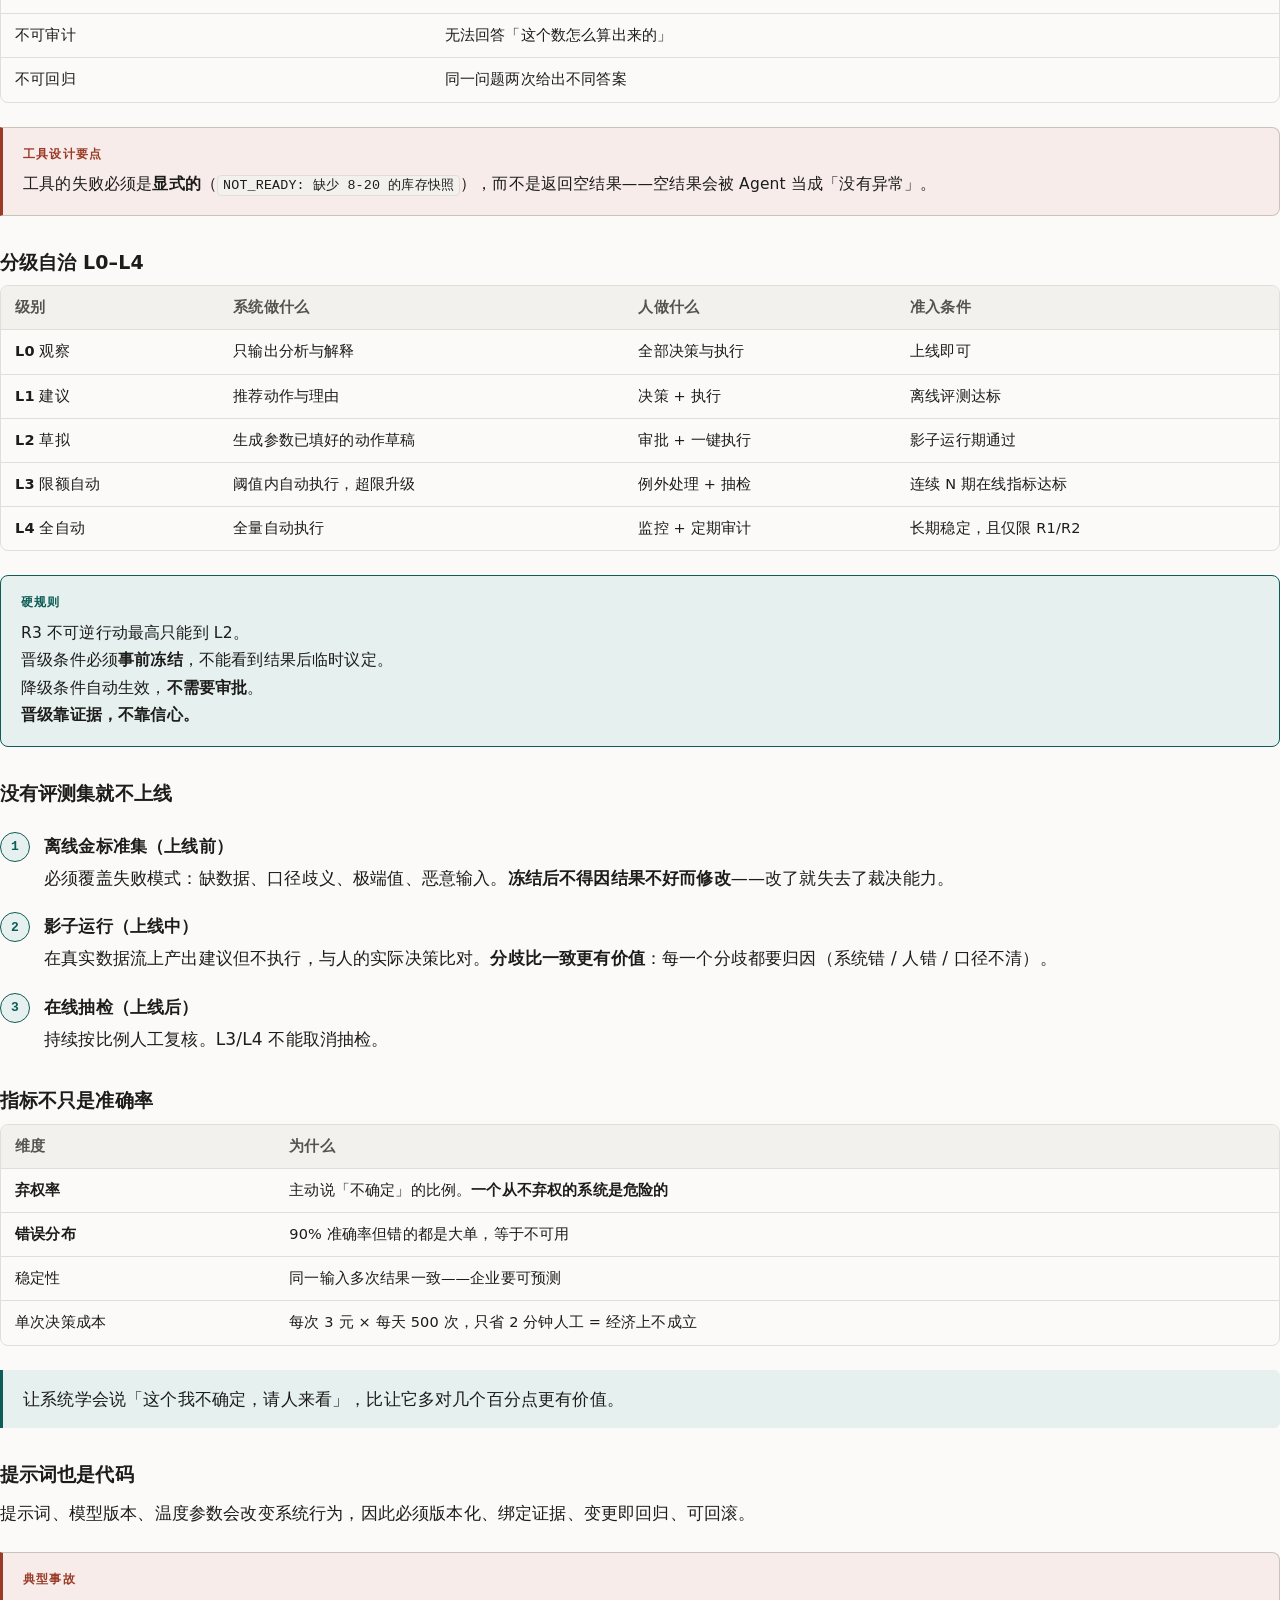
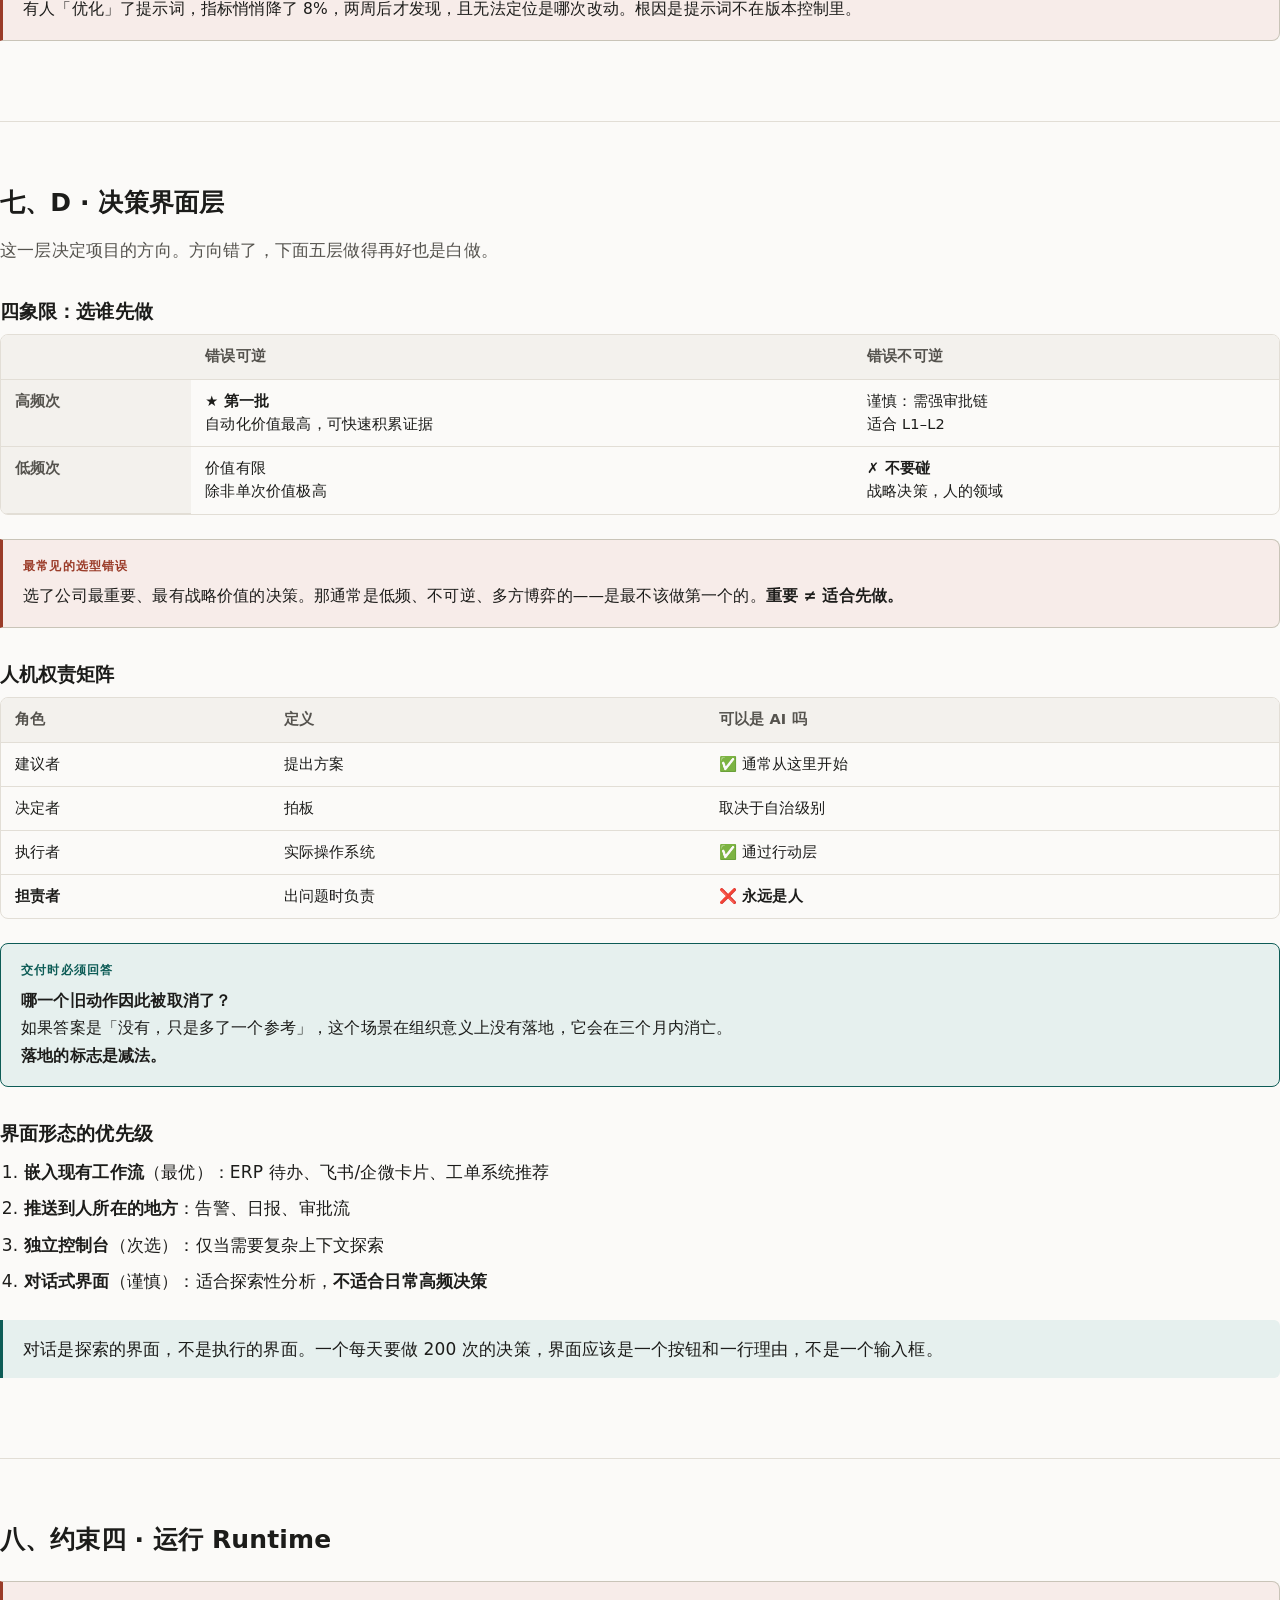
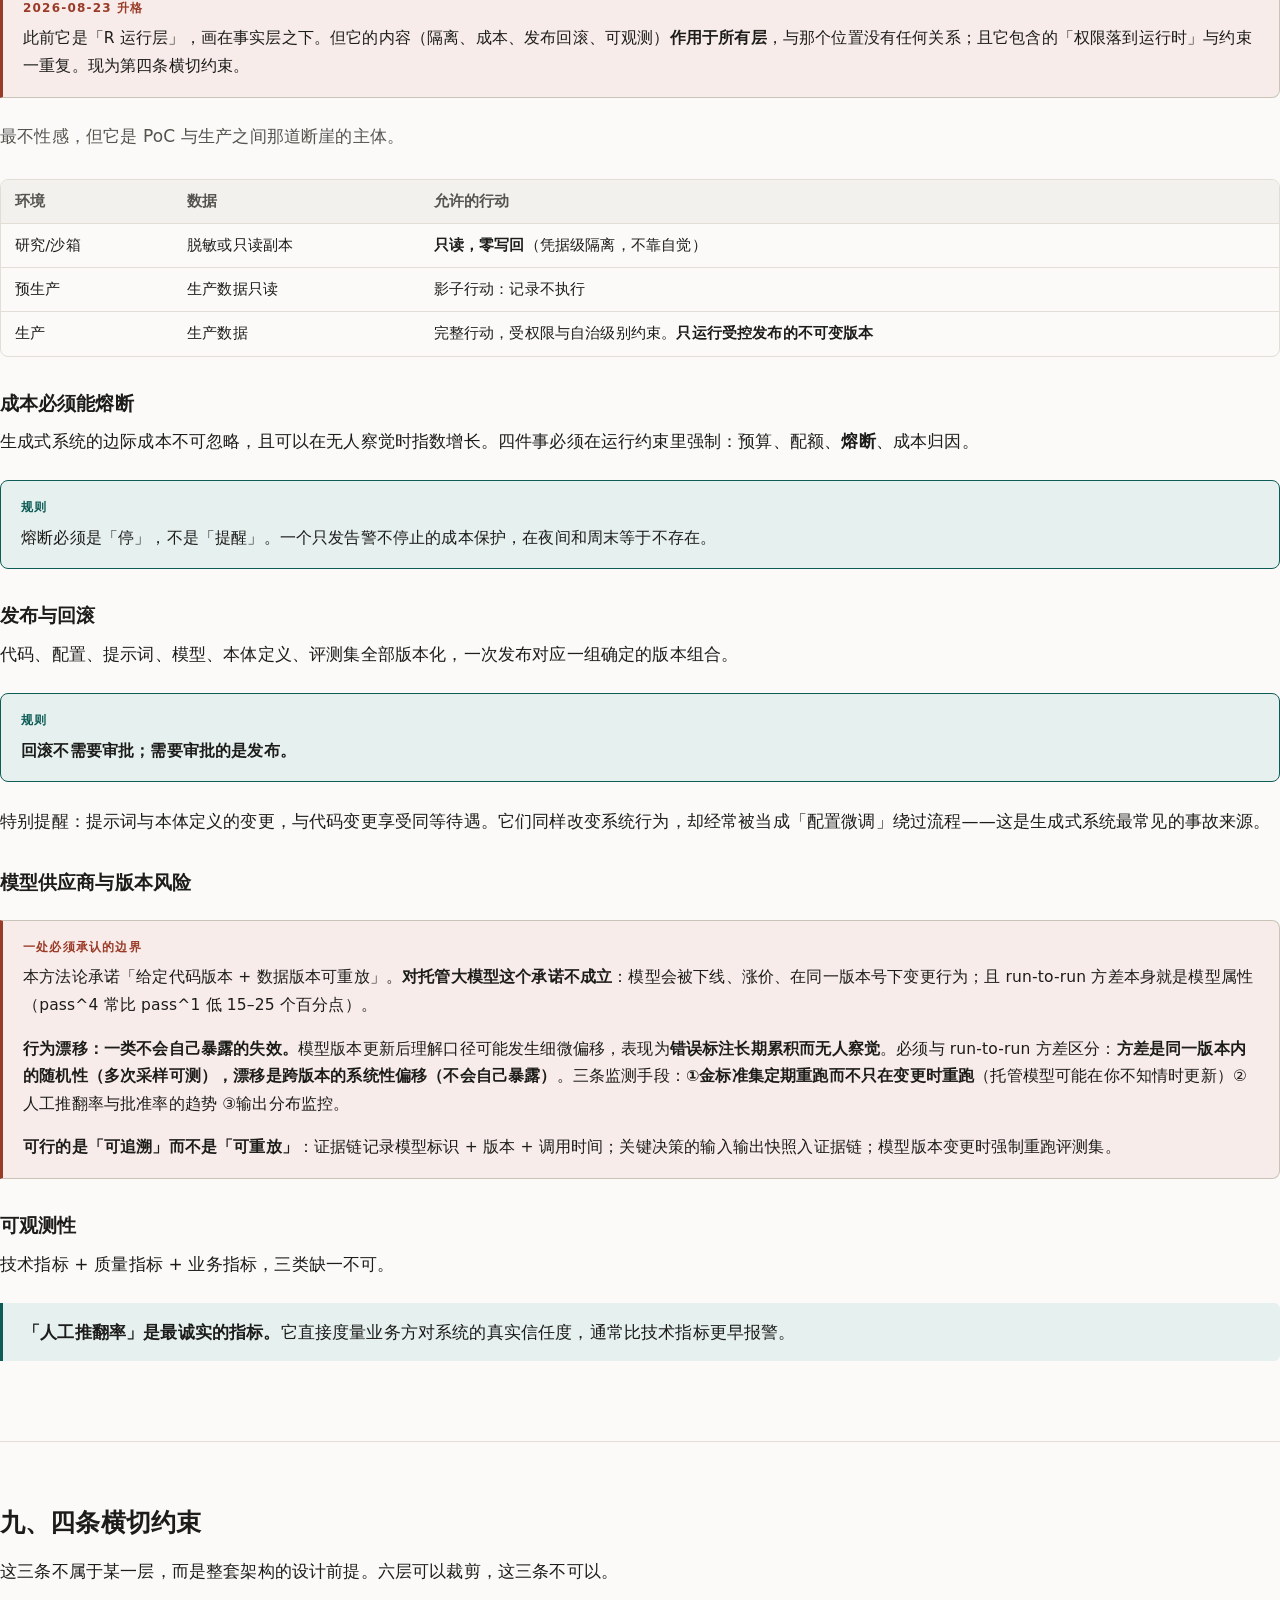
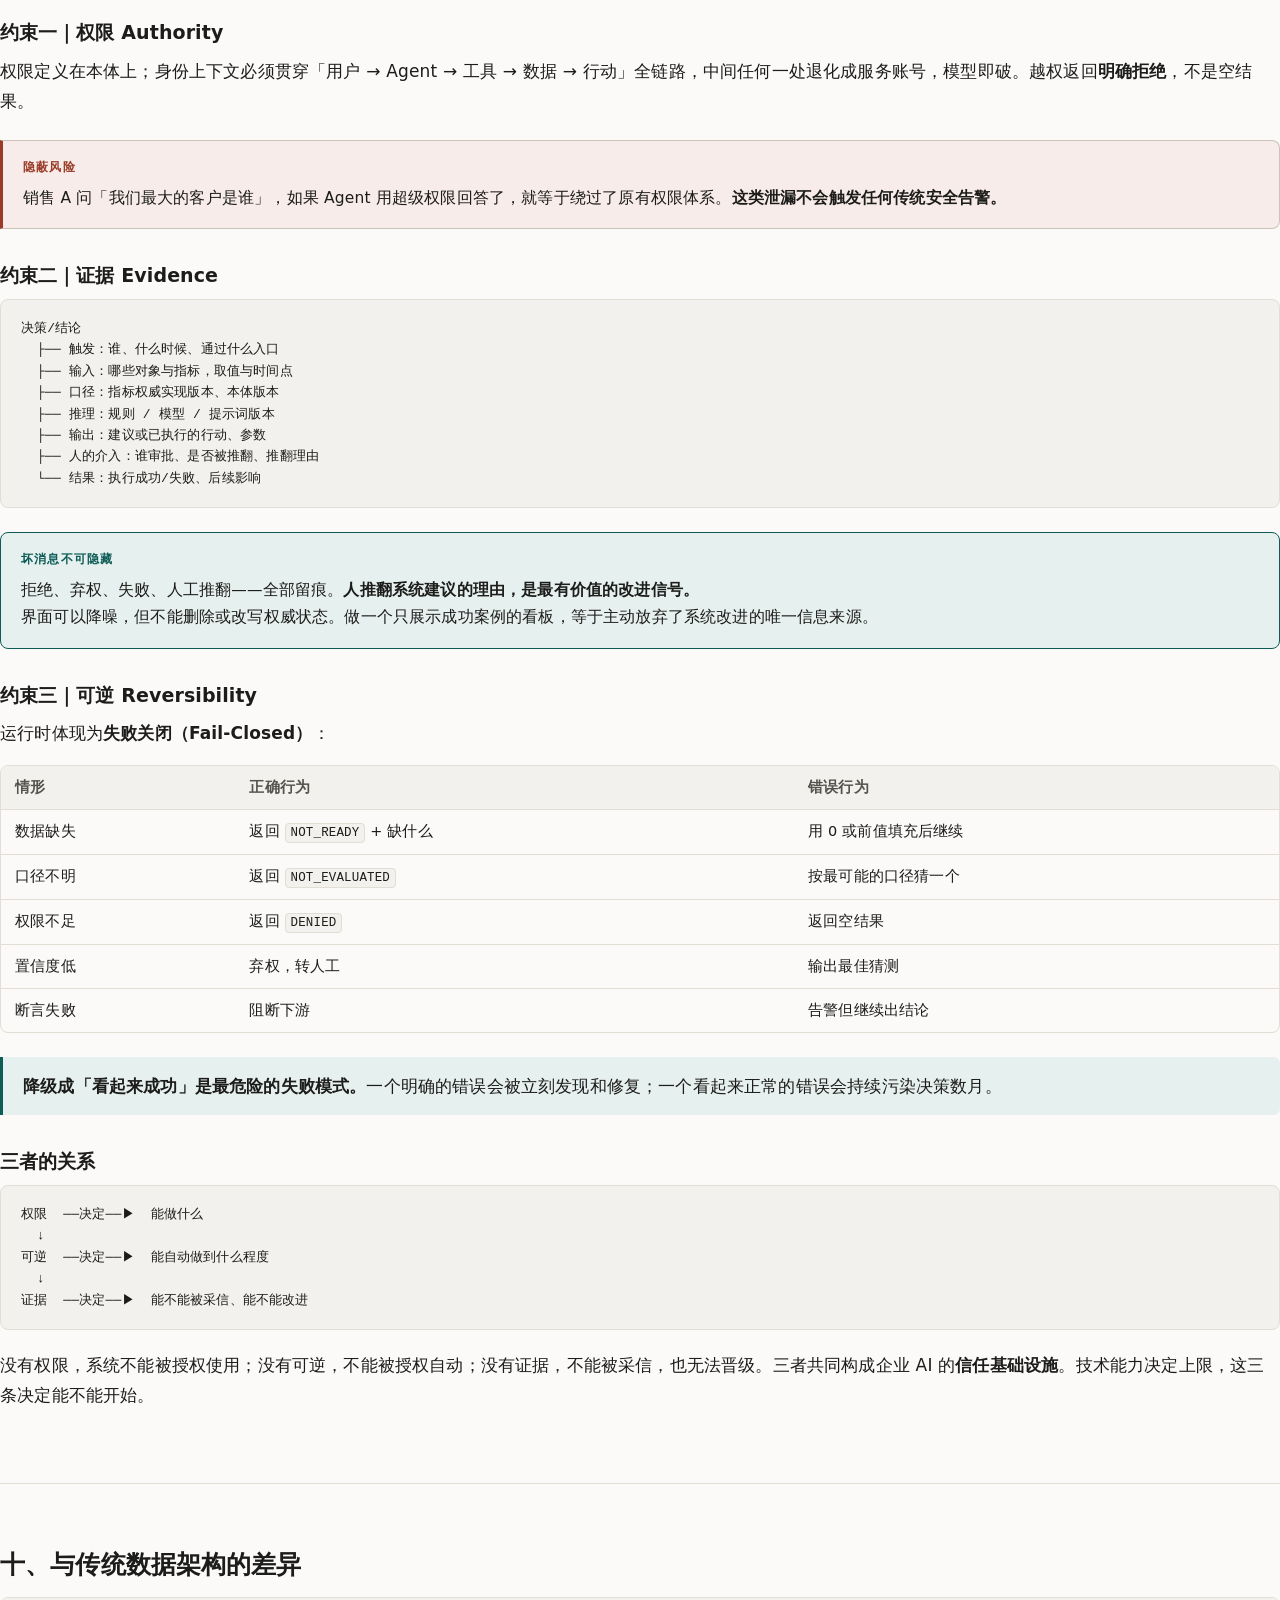
<file: site/dia.html>
<!doctype html>
<html lang="zh-CN">
<head>
<meta charset="utf-8">
<meta name="viewport" content="width=device-width,initial-scale=1">
<title>DIA 框架详解 — 五层与四条横切约束</title>
<meta name="description" content="以本体为中心的企业 AI 落地架构：六层 + 四条横切约束。">
<link rel="stylesheet" href="assets/styles.css">
</head>
<body>
<nav class="nav"><div class="nav-inner">
<a class="nav-brand" href="index.html">决策智能架构<span> · 研究站</span></a>
<div class="nav-links">
<a href="methodology.html" class="active">方法论总结</a>
<a href="playbook.html">实践</a>
<a href="domains.html">行业剖面</a>
<a href="research.html">研究</a>
<a href="about.html">关于</a>
</div></div></nav>
<div class="wrap">
<section style="padding-bottom:24px">
  <p class="eyebrow"><a href="methodology.html" style="border:0;color:inherit">方法论总结</a> · 附：框架详解</p>
  <h1>DIA 框架详解</h1>
  <p class="lede">决策智能架构<strong>五层与四条横切约束</strong>的逐层深入。<br>这是 <a href="m5-synthesis.html">模块五 5.1</a> 整合框架的展开；先读模块五再读本页。</p>
<div class="callout"><span class="tag">标注体系提示</span><p>本页属于 <strong>DIA 框架详解</strong>板块，<strong>整体属于〔判断〕</strong>——它是我的方法论主张，不声称是领域共识。标注体系只覆盖<a href="methodology.html">方法论总结</a>板块。</p></div>
  <p class="meta"><span class="pill">约 25 分钟</span><span class="pill">面向架构负责人</span></p>

  <div class="toc">
    <p class="toc-title">目录</p>
    <ol>
      <li><a href="#why">为什么大多数项目停在 PoC</a></li>
      <li><a href="#overview">架构总览</a></li>
      <li><a href="#o">O · 本体层（中心）</a></li>
      <li><a href="#f">F · 事实层</a></li>
      <li><a href="#a">A · 行动层</a></li>
      <li><a href="#i">I · 智能层</a></li>
      <li><a href="#d">D · 决策界面层</a></li>
      <li><a href="#r">约束四 · 运行</a></li>
      <li><a href="#cross">四条横切约束</a></li>
      <li><a href="#diff">与传统数据架构的差异</a></li>
    </ol>
  </div>
</section>

<hr class="hr">

<section id="why">
<h2 style="margin-top:0">一、为什么大多数项目停在 PoC</h2>
<p>十条症状。每一条决策者都亲身经历过。</p>
<div class="tw"><table>
<tr><th>#</th><th>症状</th><th>根因</th></tr>
<tr><td>1</td><td><strong>口径不唯一</strong>：三个部门三个答案，会议在争论定义中结束</td><td>没有机制裁决谁是权威</td></tr>
<tr><td>2</td><td><strong>只读陷阱</strong>：做成会说话的看板，三个月后日活个位数</td><td>没有写回，价值链多了一环</td></tr>
<tr><td>3</td><td><strong>数据湖谬误</strong>：数据都进来了，业务侧感受不到变化</td><td>把物理集中当成语义统一</td></tr>
<tr><td>4</td><td><strong>PoC 与生产的断崖</strong>：两周做完，十个月上不了线</td><td>PoC 证明模型能做对，生产要求做错时的行为</td></tr>
<tr><td>5</td><td><strong>没有评测</strong>：「感觉还不错」</td><td>缺金标准集，生成式系统尤其容易「看起来对」</td></tr>
<tr><td>6</td><td><strong>把 Agent 当员工</strong>：期望自主，不给输入输出合同</td><td>拟人化期待代替工程化定义</td></tr>
<tr><td>7</td><td><strong>组织没有承接</strong>：流程照旧，只是多了一个要看的东西</td><td>只做系统交付，没做运营模式变更</td></tr>
<tr><td>8</td><td><strong>从数据出发</strong>：做出一堆没人要的能力</td><td>正向推导产生可能性，不产生需求</td></tr>
<tr><td>9</td><td><strong>静默错误</strong>：上游改字段，下游错了三周</td><td>无数据合同、无断言、无时点正确性</td></tr>
<tr><td>10</td><td><strong>范围与成本膨胀</strong>：本体越建越大，一年没有结果</td><td>缺少「复杂度必须付租金」的纪律</td></tr>
</table></div>
<div class="callout">
<span class="tag">共同点</span>
<p>十条里只有一条半是模型问题。其余全是<strong>语义、闭环、边界与治理</strong>问题——这正是本架构要解决的四件事。</p>
</div>
</section>

<hr class="hr">

<section id="overview">
<h2 style="margin-top:0">二、架构总览</h2>
<blockquote><p>决策智能架构，是把企业的<strong>事实</strong>与企业的<strong>行动</strong>，通过一层业务承认的<strong>本体</strong>缝合起来，并在权限、证据、可逆四条约束下，交给分级授权的智能体去驱动的架构。</p></blockquote>

<div class="stack">
  <div class="layer"><span class="k">D</span><span class="n">决策界面</span><span class="d">谁在决策 · 依据什么 · 谁担责</span></div>
  <div class="arrow">▲ 决策需求向下驱动</div>
  <div class="layer"><span class="k">A</span><span class="n">行动</span><span class="d">可写回 · 可逆分级 · 审批链 · 幂等 · 频次上限</span></div>
  <div class="layer"><span class="k">I</span><span class="n">智能</span><span class="d">规则 / 模型 / Agent · 工具即本体行动 · 分级自治</span></div>
  <div class="layer core"><span class="k">O</span><span class="n">本体</span><span class="d"><strong>★ 中心</strong>　对象 · 属性 · 关系 · 事件 · 指标 · 行动绑定</span></div>
  <div class="layer"><span class="k">F</span><span class="n">事实</span><span class="d">口径权威唯一 · 血缘可追 · 时点正确</span></div>
  <div class="arrow">▲ 事实向上支撑</div>
</div>
<div class="rule"><span class="tag">横切四约束 · 贯穿全部五层</span>
<p><strong>权限</strong>　定义在本体上；Agent 继承调用者权限，<strong>无人值守时以担责岗位的委托身份运行</strong>。<br>
<strong>证据</strong>　任何结论可追溯到输入与版本；坏消息不可隐藏；证据链自身也需被治理。<br>
<strong>可逆</strong>　默认可撤销；R3 自动化需满足四条件，缺一即保留人闸。<br>
<strong>运行</strong>　环境隔离 · 配额熔断 · 发布回滚 · 可观测。</p></div>
</div>

<h3>一个中心</h3>
<p>本体是整个架构唯一的<strong>语义权威</strong>。对上定义智能层能看到什么、能做什么；对下定义事实层必须以什么口径供给；对内承载权限模型。</p>
<div class="rule"><span class="tag">架构判据</span><p>除本体外，<strong>不存在第二条通往业务语义的路径</strong>。</p></div>
<p>因为一旦本体只是「一个可选的语义层」，就会立刻出现绕过它的捷径：报表直连数据库、Agent 写自由 SQL、前端硬编码业务公式。三个月后企业就有了第二套、第三套口径，本体退化成文档。</p>

<h3>两个方向</h3>
<p><strong>向下连接事实</strong>——本体的每个对象与指标必须追溯到权威源，满足口径唯一、血缘可追、时点正确。这是<em>可信度</em>的来源。</p>
<p><strong>向上驱动行动</strong>——本体的对象上绑定行动，智能层调用行动，人在决策界面审批。这是<em>价值</em>的来源。</p>
<p>缺前者，本体是漂亮的空壳；缺后者，本体是更贵的数据仓库。</p>
</section>

<hr class="hr">

<section id="o">
<h2 style="margin-top:0">三、O · 本体层（中心）</h2>
<p class="lede" style="font-size:17px">一句话：<strong>让机器认识这家企业。</strong></p>

<h3>本体不是什么</h3>
<div class="tw"><table>
<tr><th>它不是</th><th>区别</th></tr>
<tr><td>数据模型</td><td>数据模型服务于存储与事务效率；本体服务于业务语义与决策</td></tr>
<tr><td>知识图谱</td><td>图谱通常只读、面向检索；本体必须<strong>绑定行动</strong>，是可执行的</td></tr>
<tr><td>元数据目录</td><td>目录服务于「找数据」；本体服务于「做决定」</td></tr>
</table></div>
<blockquote><p>数据模型回答「怎么存」，知识图谱回答「知道什么」，<strong>本体回答「这家企业是什么，以及能对它做什么」。</strong></p></blockquote>

<h3>六个构成要素</h3>
<div class="tw"><table>
<tr><th>要素</th><th>说明</th></tr>
<tr><td><strong>对象</strong></td><td>业务名词：客户、订单、SKU、工单、合同</td></tr>
<tr><td><strong>属性</strong></td><td>分三类：源属性 / 派生属性（只允许一个权威实现）/ 状态属性（必须有状态机）</td></tr>
<tr><td><strong>关系</strong></td><td>本体相对数据表最大的价值：把跨系统的语义缝合成可遍历的路径</td></tr>
<tr><td><strong>事件</strong></td><td>发生了什么，带时间戳且不可变。重放与审计的基础</td></tr>
<tr><td><strong>指标</strong></td><td>只允许一个权威实现，有唯一 Owner。查询层只做只读投影</td></tr>
<tr><td><strong>行动</strong></td><td>绑定在对象上、可改变企业状态的操作</td></tr>
</table></div>

<h3>对象准入五判据</h3>
<p>不是所有业务名词都该进本体。必须<strong>同时</strong>满足五条：</p>
<div class="tw"><table>
<tr><th>#</th><th>判据</th><th>不满足的后果</th></tr>
<tr><td>1</td><td>有唯一真身（权威源 + 主键）</td><td>出现多个版本的「客户」，口径战争</td></tr>
<tr><td>2</td><td>有稳定标识（跨系统映射规则明确）</td><td>关系连不起来，数据看着有其实用不了</td></tr>
<tr><td>3</td><td>有明确生命周期（状态机已定义）</td><td>行动的前置条件无法表达</td></tr>
<tr><td>4</td><td><strong>有绑定行动或明确决策用途</strong></td><td><strong>本体膨胀</strong>——最常见的失败模式</td></tr>
<tr><td>5</td><td>有业务 Owner（具体的人，不是部门）</td><td>变更无人裁决，本体腐化</td></tr>
</table></div>
<div class="callout"><span class="tag">最常被跳过的一条</span><p>判据 4 是防止本体膨胀的唯一闸门。「有 300 张表就建 300 个对象」的项目，都是从跳过它开始的。</p></div>

<h3>从决策倒推，不做全企业本体</h3>
<p>最常见的失败路径是「先把全公司本体建完，再谈应用」——这条路会消耗 12–18 个月，几乎必然在业务侧失去耐心之前无法产生结果。</p>
<pre><code>选定一个决策
   ↓
做这个决策需要知道哪些东西？   → 对象（3–7 个）
它们之间是什么关系？           → 关系
决策依据哪几个数？             → 指标
决策的结果是对什么做什么？      → 行动
   ↓
只建这些。其余一概不建。</code></pre>
<p>一个健康的第一版本体规模：<strong>5 个以内对象，3 个以内关系，1 个行动。</strong></p>

<h3>本体是产品，不是项目产物</h3>
<p>一旦本体成为语义权威，它必须具备产品的全部特征：版本、合同、变更流程、废弃策略、Owner、业务语言的文档。</p>
<div class="rule"><span class="tag">经验规则</span><p>没有变更流程的本体，会在六个月内退化成一份没人看的文档。</p></div>

<h3>权限沿本体传播</h3>
<p>四个维度：<span class="pill on">对象级</span><span class="pill on">行级</span><span class="pill on">属性级</span><span class="pill on">行动级</span></p>
<p>销售 A 通过 Agent 查询时，Agent 看到的必须<strong>恰好是销售 A 能看到的那个世界</strong>。不存在「AI 账号」这种拥有超级权限的身份。这一条如果破了，整个系统在合规上不可用。</p>
</section>

<hr class="hr">

<section id="f">
<h2 style="margin-top:0">四、F · 事实层</h2>
<p class="lede" style="font-size:17px">这一层不产生价值，但它决定上面所有价值是否可信。</p>

<h3>三个必须</h3>
<ol class="steps">
<li><b>口径权威唯一</b>同一度量全企业只有一个权威计算实现，查询层只做只读投影。发现第二处实现按缺陷处理，不按「灵活性」处理。</li>
<li><b>血缘可追</b>任何数字能在 5 分钟内回答：来自哪个源、经过什么加工、什么口径版本、数据时点、上次更新时间。血缘是<strong>可查询的运行时元数据</strong>，不是一张架构图。</li>
<li><b>时点正确（PIT）</b>用「当时可知」的数据解释当时的事实。靠双时间轴与有效期区间实现。</li>
</ol>

<div class="callout">
<span class="tag">最贵的静默错误</span>
<p>用<strong>今天</strong>的主数据解释<strong>昨天</strong>的业务：用今天的客户分级分析上季度转化、用今天的类目回溯半年前的品类表现、用今天的组织架构归因去年业绩。</p>
<p><strong>时点错误不报错。</strong>它会给你一个看起来完全正常、并且偏乐观的数字，直到上线后效果对不上。</p>
</div>

<h3>把静默错误变成显式失败</h3>
<p>数据进入本体前跑一组自动断言，设计原则是<strong>不抽样看趋势，而是对账</strong>：</p>
<div class="tw"><table>
<tr><th>类型</th><th>例子</th></tr>
<tr><td>完整性对账</td><td>应有记录数 − 实际记录数 = 已归因缺失数（差额必须为 0）</td></tr>
<tr><td><strong>量纲断言</strong></td><td>金额/数量比值落在合理区间——防止差 100 倍的静默错误</td></tr>
<tr><td><strong>双算校验</strong></td><td>关键派生量用两条独立实现各算一遍并比对</td></tr>
<tr><td>参照完整性</td><td>订单引用的客户 ID 必须存在</td></tr>
<tr><td>时序逻辑</td><td>发货时间 ≥ 下单时间；状态转移合法</td></tr>
<tr><td>跨源交叉</td><td>与独立数据源比对，偏差超阈值报警</td></tr>
</table></div>
<p>量纲断言与双算校验是投入产出比最高的两条——它们抓的是「看起来完全正常」的那一类错误，恰恰是最贵的那一类。</p>

<h3>不可变 + 可重放</h3>
<p>原始数据只增不改，修正通过新增记录表达；给定代码版本 + 数据版本能重算出完全相同的结果。</p>
<p>没有这两点，永远无法回答「三周前它为什么给出那个建议」。</p>

<h3>接多少数据</h3>
<div class="rule"><span class="tag">判据</span><p>每接入一个数据源，能否说出它支撑哪个对象的哪个属性、服务哪个决策？说不出来的不接。</p></div>
</section>

<hr class="hr">

<section id="a">
<h2 style="margin-top:0">五、A · 行动层</h2>
<p class="lede" style="font-size:17px">这是分隔「会说话的看板」与「决策智能平台」的那条线。</p>

<h3>行动契约：十一个必备要素</h3>
<p>缺任何一项都不允许上线。</p>
<div class="tw"><table>
<tr><th>#</th><th>要素</th><th>说明</th></tr>
<tr><td>1</td><td>前置条件</td><td>用状态机表达，如「订单状态 ∈ {待发货}」</td></tr>
<tr><td>2</td><td><strong>参数模式</strong></td><td>取值范围就是<strong>安全边界</strong>，如调价幅度 ∈ [−15%, +15%]</td></tr>
<tr><td>3</td><td>权限</td><td>人工触发时继承调用者身份；<strong>自动执行时以担责岗位的委托身份运行</strong>，禁止权限大于担责人</td></tr>
<tr><td>4</td><td>副作用</td><td>改变哪些对象状态，触发哪些下游</td></tr>
<tr><td>5</td><td><strong>幂等键</strong></td><td>重复执行不产生重复效果。必填项，不是优化项</td></tr>
<tr><td>6</td><td>可逆性</td><td>R1 / R2 / R3（见下）</td></tr>
<tr><td>7</td><td>审批链</td><td>什么条件下免批，什么条件下强制人工</td></tr>
<tr><td>8</td><td>审计记录</td><td>触发者、参数、依据、口径与模型版本、结果</td></tr>
<tr><td>9</td><td>失败语义</td><td>失败后状态、是否重试、何时需人工</td></tr>
<tr><td><strong>10</strong></td><td><strong>频次上限 / 速率限制</strong></td><td>按对象、按执行者、按全局分别设限。<strong>参数范围管单次幅度，管不了「一天五千次，每次都在范围内」</strong></td></tr>
<tr><td><strong>11</strong></td><td><strong>数据依赖与新鲜度</strong></td><td>依赖哪些对象/指标、要求多新的数据。没有它，「数据缺失则失败关闭」无从判定</td></tr>
</table></div>

<h3>可逆性分级</h3>
<div class="tw"><table>
<tr><th>级别</th><th>定义</th><th>例子</th><th>授权取向</th></tr>
<tr><td><strong>R1</strong> 可撤销</td><td>一键回到原状态，无外部影响</td><td>改标签、调优先级</td><td>可较早开放自动</td></tr>
<tr><td><strong>R2</strong> 可补偿</td><td>有明确反向操作</td><td>调价、创建工单、库存调拨</td><td>限额内自动</td></tr>
<tr><td><strong>R3</strong> 不可逆</td><td>外部世界已改变</td><td>已发货、已付款、已触达客户</td><td><strong>永远需要人</strong></td></tr>
</table></div>

<div class="rule">
<span class="tag">最实用的一个落地模式</span>
<p>把 R3 拆成 R2 + R3：</p>
<pre style="margin:10px 0 0;background:transparent;border:0;padding:0"><code>「自动发货」        = R3，不能自动
拆解后：
「自动创建发货单」   = R2（可作废）  → 可以自动
「确认发货」        = R3（不可逆）  → 保留人闸，一键确认</code></pre>
<p style="margin-top:10px">AI 承担 95% 工作量，人只保留最后那个不可逆的确认动作。</p>
</div>

<h3>不要制造第二套真相</h3>
<div class="rule"><span class="tag">判据</span><p>关掉这个 AI 平台，企业的业务数据是否完全不受影响？<br>
<strong>是</strong> → 写回设计正确（平台是决策者与执行者，不是记录者）<br>
<strong>否</strong> → 制造了第二套真相，必须重构</p></div>
<p>例外：平台可以保留<strong>决策记录与证据链</strong>——这是平台独有的、有价值的资产，不与业务系统冲突。</p>

<h3>审批链的关键一行</h3>
<pre><code>在历史正常区间内 + 影响面小 + R1/R2   →  自动执行，事后可查
超出正常区间 或 影响面中等            →  单人审批
超出硬阈值 / 影响面大 / R3           →  多级审批 / 强制人工
数据缺失、口径不明、置信度低          →  失败关闭：不执行，明确报告</code></pre>
<p>最后一行是关键：系统在不确定时的默认行为必须是<strong>不动作 + 明确报告</strong>，而不是「按最佳猜测执行」。</p>
</section>

<hr class="hr">

<section id="i">
<h2 style="margin-top:0">六、I · 智能层</h2>

<h3>三种智能各归其位</h3>
<p>企业里最常见的浪费，是用大模型解决一个 <code>if</code> 语句能解决的问题。选型按顺序问：</p>
<ol class="steps">
<li><b>能写成规则吗？</b>能就写规则。企业更看重「每次都一样」，而不是「大多数时候更聪明」。</li>
<li><b>规则写不下，有标签数据吗？</b>有就用预测模型。</li>
<li><b>输入非结构化、或需要多步综合判断？</b>才用 Agent。</li>
</ol>

<h3>Agent 的能力边界 = 本体暴露的工具集</h3>
<pre><code>❌  Agent + 数据库连接 + 「你可以写 SQL 查任何东西」
✅  Agent + 本体工具集 + 「你可以调用这 12 个工具」</code></pre>
<div class="tw"><table>
<tr><th>不给自由 SQL 的原因</th><th>后果</th></tr>
<tr><td>口径失控</td><td>Agent 自拼的公式与财务不一致，结论不可采信</td></tr>
<tr><td>权限失控</td><td>行级/属性级权限无法在自由 SQL 上强制</td></tr>
<tr><td>不可审计</td><td>无法回答「这个数怎么算出来的」</td></tr>
<tr><td>不可回归</td><td>同一问题两次给出不同答案</td></tr>
</table></div>
<div class="callout"><span class="tag">工具设计要点</span><p>工具的失败必须是<strong>显式的</strong>（<code>NOT_READY: 缺少 8-20 的库存快照</code>），而不是返回空结果——空结果会被 Agent 当成「没有异常」。</p></div>

<h3>分级自治 L0–L4</h3>
<div class="tw"><table>
<tr><th>级别</th><th>系统做什么</th><th>人做什么</th><th>准入条件</th></tr>
<tr><td><strong>L0</strong> 观察</td><td>只输出分析与解释</td><td>全部决策与执行</td><td>上线即可</td></tr>
<tr><td><strong>L1</strong> 建议</td><td>推荐动作与理由</td><td>决策 + 执行</td><td>离线评测达标</td></tr>
<tr><td><strong>L2</strong> 草拟</td><td>生成参数已填好的动作草稿</td><td>审批 + 一键执行</td><td>影子运行期通过</td></tr>
<tr><td><strong>L3</strong> 限额自动</td><td>阈值内自动执行，超限升级</td><td>例外处理 + 抽检</td><td>连续 N 期在线指标达标</td></tr>
<tr><td><strong>L4</strong> 全自动</td><td>全量自动执行</td><td>监控 + 定期审计</td><td>长期稳定，且仅限 R1/R2</td></tr>
</table></div>
<div class="rule"><span class="tag">硬规则</span><p>
R3 不可逆行动最高只能到 L2。<br>
晋级条件必须<strong>事前冻结</strong>，不能看到结果后临时议定。<br>
降级条件自动生效，<strong>不需要审批</strong>。<br>
<strong>晋级靠证据，不靠信心。</strong></p></div>

<h3>没有评测集就不上线</h3>
<ol class="steps">
<li><b>离线金标准集（上线前）</b>必须覆盖失败模式：缺数据、口径歧义、极端值、恶意输入。<strong>冻结后不得因结果不好而修改</strong>——改了就失去了裁决能力。</li>
<li><b>影子运行（上线中）</b>在真实数据流上产出建议但不执行，与人的实际决策比对。<strong>分歧比一致更有价值</strong>：每一个分歧都要归因（系统错 / 人错 / 口径不清）。</li>
<li><b>在线抽检（上线后）</b>持续按比例人工复核。L3/L4 不能取消抽检。</li>
</ol>

<h3>指标不只是准确率</h3>
<div class="tw"><table>
<tr><th>维度</th><th>为什么</th></tr>
<tr><td><strong>弃权率</strong></td><td>主动说「不确定」的比例。<strong>一个从不弃权的系统是危险的</strong></td></tr>
<tr><td><strong>错误分布</strong></td><td>90% 准确率但错的都是大单，等于不可用</td></tr>
<tr><td>稳定性</td><td>同一输入多次结果一致——企业要可预测</td></tr>
<tr><td>单次决策成本</td><td>每次 3 元 × 每天 500 次，只省 2 分钟人工 = 经济上不成立</td></tr>
</table></div>
<blockquote><p>让系统学会说「这个我不确定，请人来看」，比让它多对几个百分点更有价值。</p></blockquote>

<h3>提示词也是代码</h3>
<p>提示词、模型版本、温度参数会改变系统行为，因此必须版本化、绑定证据、变更即回归、可回滚。</p>
<div class="callout"><span class="tag">典型事故</span><p>有人「优化」了提示词，指标悄悄降了 8%，两周后才发现，且无法定位是哪次改动。根因是提示词不在版本控制里。</p></div>
</section>

<hr class="hr">

<section id="d">
<h2 style="margin-top:0">七、D · 决策界面层</h2>
<p class="lede" style="font-size:17px">这一层决定项目的方向。方向错了，下面五层做得再好也是白做。</p>

<h3>四象限：选谁先做</h3>
<div class="tw"><table>
<tr><th></th><th>错误可逆</th><th>错误不可逆</th></tr>
<tr><th>高频次</th><td><strong>★ 第一批</strong><br>自动化价值最高，可快速积累证据</td><td>谨慎：需强审批链<br>适合 L1–L2</td></tr>
<tr><th>低频次</th><td>价值有限<br>除非单次价值极高</td><td><strong>✗ 不要碰</strong><br>战略决策，人的领域</td></tr>
</table></div>
<div class="callout"><span class="tag">最常见的选型错误</span><p>选了公司最重要、最有战略价值的决策。那通常是低频、不可逆、多方博弈的——是最不该做第一个的。<strong>重要 ≠ 适合先做。</strong></p></div>

<h3>人机权责矩阵</h3>
<div class="tw"><table>
<tr><th>角色</th><th>定义</th><th>可以是 AI 吗</th></tr>
<tr><td>建议者</td><td>提出方案</td><td>✅ 通常从这里开始</td></tr>
<tr><td>决定者</td><td>拍板</td><td>取决于自治级别</td></tr>
<tr><td>执行者</td><td>实际操作系统</td><td>✅ 通过行动层</td></tr>
<tr><td><strong>担责者</strong></td><td>出问题时负责</td><td><strong>❌ 永远是人</strong></td></tr>
</table></div>
<div class="rule"><span class="tag">交付时必须回答</span><p><strong>哪一个旧动作因此被取消了？</strong><br>
如果答案是「没有，只是多了一个参考」，这个场景在组织意义上没有落地，它会在三个月内消亡。<br>
<strong>落地的标志是减法。</strong></p></div>

<h3>界面形态的优先级</h3>
<ol>
<li><strong>嵌入现有工作流</strong>（最优）：ERP 待办、飞书/企微卡片、工单系统推荐</li>
<li><strong>推送到人所在的地方</strong>：告警、日报、审批流</li>
<li><strong>独立控制台</strong>（次选）：仅当需要复杂上下文探索</li>
<li><strong>对话式界面</strong>（谨慎）：适合探索性分析，<strong>不适合日常高频决策</strong></li>
</ol>
<blockquote><p>对话是探索的界面，不是执行的界面。一个每天要做 200 次的决策，界面应该是一个按钮和一行理由，不是一个输入框。</p></blockquote>
</section>

<hr class="hr">

<section id="r">
<h2 style="margin-top:0">八、约束四 · 运行 Runtime</h2>
<div class="callout"><span class="tag">2026-08-23 升格</span><p>此前它是「R 运行层」，画在事实层之下。但它的内容（隔离、成本、发布回滚、可观测）<strong>作用于所有层</strong>，与那个位置没有任何关系；且它包含的「权限落到运行时」与约束一重复。现为第四条横切约束。</p></div>
<p class="lede" style="font-size:17px">最不性感，但它是 PoC 与生产之间那道断崖的主体。</p>

<div class="tw"><table>
<tr><th>环境</th><th>数据</th><th>允许的行动</th></tr>
<tr><td>研究/沙箱</td><td>脱敏或只读副本</td><td><strong>只读，零写回</strong>（凭据级隔离，不靠自觉）</td></tr>
<tr><td>预生产</td><td>生产数据只读</td><td>影子行动：记录不执行</td></tr>
<tr><td>生产</td><td>生产数据</td><td>完整行动，受权限与自治级别约束。<strong>只运行受控发布的不可变版本</strong></td></tr>
</table></div>

<h3>成本必须能熔断</h3>
<p>生成式系统的边际成本不可忽略，且可以在无人察觉时指数增长。四件事必须在运行约束里强制：预算、配额、<strong>熔断</strong>、成本归因。</p>
<div class="rule"><span class="tag">规则</span><p>熔断必须是「停」，不是「提醒」。一个只发告警不停止的成本保护，在夜间和周末等于不存在。</p></div>

<h3>发布与回滚</h3>
<p>代码、配置、提示词、模型、本体定义、评测集全部版本化，一次发布对应一组确定的版本组合。</p>
<div class="rule"><span class="tag">规则</span><p><strong>回滚不需要审批；需要审批的是发布。</strong></p></div>
<p>特别提醒：提示词与本体定义的变更，与代码变更享受同等待遇。它们同样改变系统行为，却经常被当成「配置微调」绕过流程——这是生成式系统最常见的事故来源。</p>

<h3>模型供应商与版本风险</h3>
<div class="callout"><span class="tag">一处必须承认的边界</span>
<p>本方法论承诺「给定代码版本 + 数据版本可重放」。<strong>对托管大模型这个承诺不成立</strong>：模型会被下线、涨价、在同一版本号下变更行为；且 run-to-run 方差本身就是模型属性（pass^4 常比 pass^1 低 15–25 个百分点）。</p>
<p><strong>行为漂移：一类不会自己暴露的失效。</strong>模型版本更新后理解口径可能发生细微偏移，表现为<strong>错误标注长期累积而无人察觉</strong>。必须与 run-to-run 方差区分：<strong>方差是同一版本内的随机性（多次采样可测），漂移是跨版本的系统性偏移（不会自己暴露）</strong>。三条监测手段：<strong>①金标准集定期重跑而不只在变更时重跑</strong>（托管模型可能在你不知情时更新）②人工推翻率与批准率的趋势 ③输出分布监控。</p>
<p><strong>可行的是「可追溯」而不是「可重放」</strong>：证据链记录模型标识 + 版本 + 调用时间；关键决策的输入输出快照入证据链；模型版本变更时强制重跑评测集。</p></div>

<h3>可观测性</h3>
<p>技术指标 + 质量指标 + 业务指标，三类缺一不可。</p>
<blockquote><p><strong>「人工推翻率」是最诚实的指标。</strong>它直接度量业务方对系统的真实信任度，通常比技术指标更早报警。</p></blockquote>
</section>

<hr class="hr">

<section id="cross">
<h2 style="margin-top:0">九、四条横切约束</h2>
<p>这三条不属于某一层，而是整套架构的设计前提。六层可以裁剪，这三条不可以。</p>

<h3>约束一｜权限 Authority</h3>
<p>权限定义在本体上；身份上下文必须贯穿「用户 → Agent → 工具 → 数据 → 行动」全链路，中间任何一处退化成服务账号，模型即破。越权返回<strong>明确拒绝</strong>，不是空结果。</p>
<div class="callout"><span class="tag">隐蔽风险</span><p>销售 A 问「我们最大的客户是谁」，如果 Agent 用超级权限回答了，就等于绕过了原有权限体系。<strong>这类泄漏不会触发任何传统安全告警。</strong></p></div>

<h3>约束二｜证据 Evidence</h3>
<pre><code>决策/结论
  ├── 触发：谁、什么时候、通过什么入口
  ├── 输入：哪些对象与指标，取值与时间点
  ├── 口径：指标权威实现版本、本体版本
  ├── 推理：规则 / 模型 / 提示词版本
  ├── 输出：建议或已执行的行动、参数
  ├── 人的介入：谁审批、是否被推翻、推翻理由
  └── 结果：执行成功/失败、后续影响</code></pre>
<div class="rule"><span class="tag">坏消息不可隐藏</span><p>拒绝、弃权、失败、人工推翻——全部留痕。<strong>人推翻系统建议的理由，是最有价值的改进信号。</strong><br>
界面可以降噪，但不能删除或改写权威状态。做一个只展示成功案例的看板，等于主动放弃了系统改进的唯一信息来源。</p></div>

<h3>约束三｜可逆 Reversibility</h3>
<p>运行时体现为<strong>失败关闭（Fail-Closed）</strong>：</p>
<div class="tw"><table>
<tr><th>情形</th><th>正确行为</th><th>错误行为</th></tr>
<tr><td>数据缺失</td><td>返回 <code>NOT_READY</code> + 缺什么</td><td>用 0 或前值填充后继续</td></tr>
<tr><td>口径不明</td><td>返回 <code>NOT_EVALUATED</code></td><td>按最可能的口径猜一个</td></tr>
<tr><td>权限不足</td><td>返回 <code>DENIED</code></td><td>返回空结果</td></tr>
<tr><td>置信度低</td><td>弃权，转人工</td><td>输出最佳猜测</td></tr>
<tr><td>断言失败</td><td>阻断下游</td><td>告警但继续出结论</td></tr>
</table></div>
<blockquote><p><strong>降级成「看起来成功」是最危险的失败模式。</strong>一个明确的错误会被立刻发现和修复；一个看起来正常的错误会持续污染决策数月。</p></blockquote>

<h3>三者的关系</h3>
<pre><code>权限  ──决定──▶  能做什么
  ↓
可逆  ──决定──▶  能自动做到什么程度
  ↓
证据  ──决定──▶  能不能被采信、能不能改进</code></pre>
<p>没有权限，系统不能被授权使用；没有可逆，不能被授权自动；没有证据，不能被采信，也无法晋级。三者共同构成企业 AI 的<strong>信任基础设施</strong>。技术能力决定上限，这三条决定能不能开始。</p>
</section>

<hr class="hr">

<section id="diff">
<h2 style="margin-top:0">十、与传统数据架构的差异</h2>
<div class="tw"><table>
<tr><th>维度</th><th>传统数据中台 / BI</th><th>决策智能架构</th></tr>
<tr><td>起点</td><td>有哪些数据</td><td><strong>有哪些决策</strong></td></tr>
<tr><td>中心</td><td>数据仓库 / 湖仓</td><td><strong>本体</strong></td></tr>
<tr><td>终点</td><td>报表与看板（只读）</td><td><strong>行动与写回</strong></td></tr>
<tr><td>语义</td><td>分散在报表与 SQL 里</td><td>集中在本体，唯一权威</td></tr>
<tr><td>AI 的位置</td><td>数据之上的一个应用</td><td>本体之上的一类执行者</td></tr>
<tr><td>权限</td><td>表级 / 接口级</td><td>对象 / 关系 / 行动级</td></tr>
<tr><td>成功标志</td><td>数据接入完成率</td><td><strong>被自动或半自动执行的决策数量</strong></td></tr>
</table></div>

<div class="rule"><span class="tag">如何使用这套架构</span>
<p><strong>不要自上而下建全套。</strong>六层是描述性骨架，不是建设顺序。<br>
正确方式是<strong>沿着一个真实决策，把六层打穿一次</strong>。</p></div>

<div class="next">
<p><strong>下一步 →</strong>　<a href="playbook.html">实践：成熟度诊断、首个 120 天、四套模板、开工前 12 问</a>　|　<a href="methodology.html">返回方法论总结</a></p>
</div>
</section>
</div>

<footer><div class="wrap">决策智能架构 · 研究站　|　<a href="index.html">首页</a>　<a href="playbook.html">实践</a>　<a href="research.html">研究</a></div></footer>
</body></html>
</file>
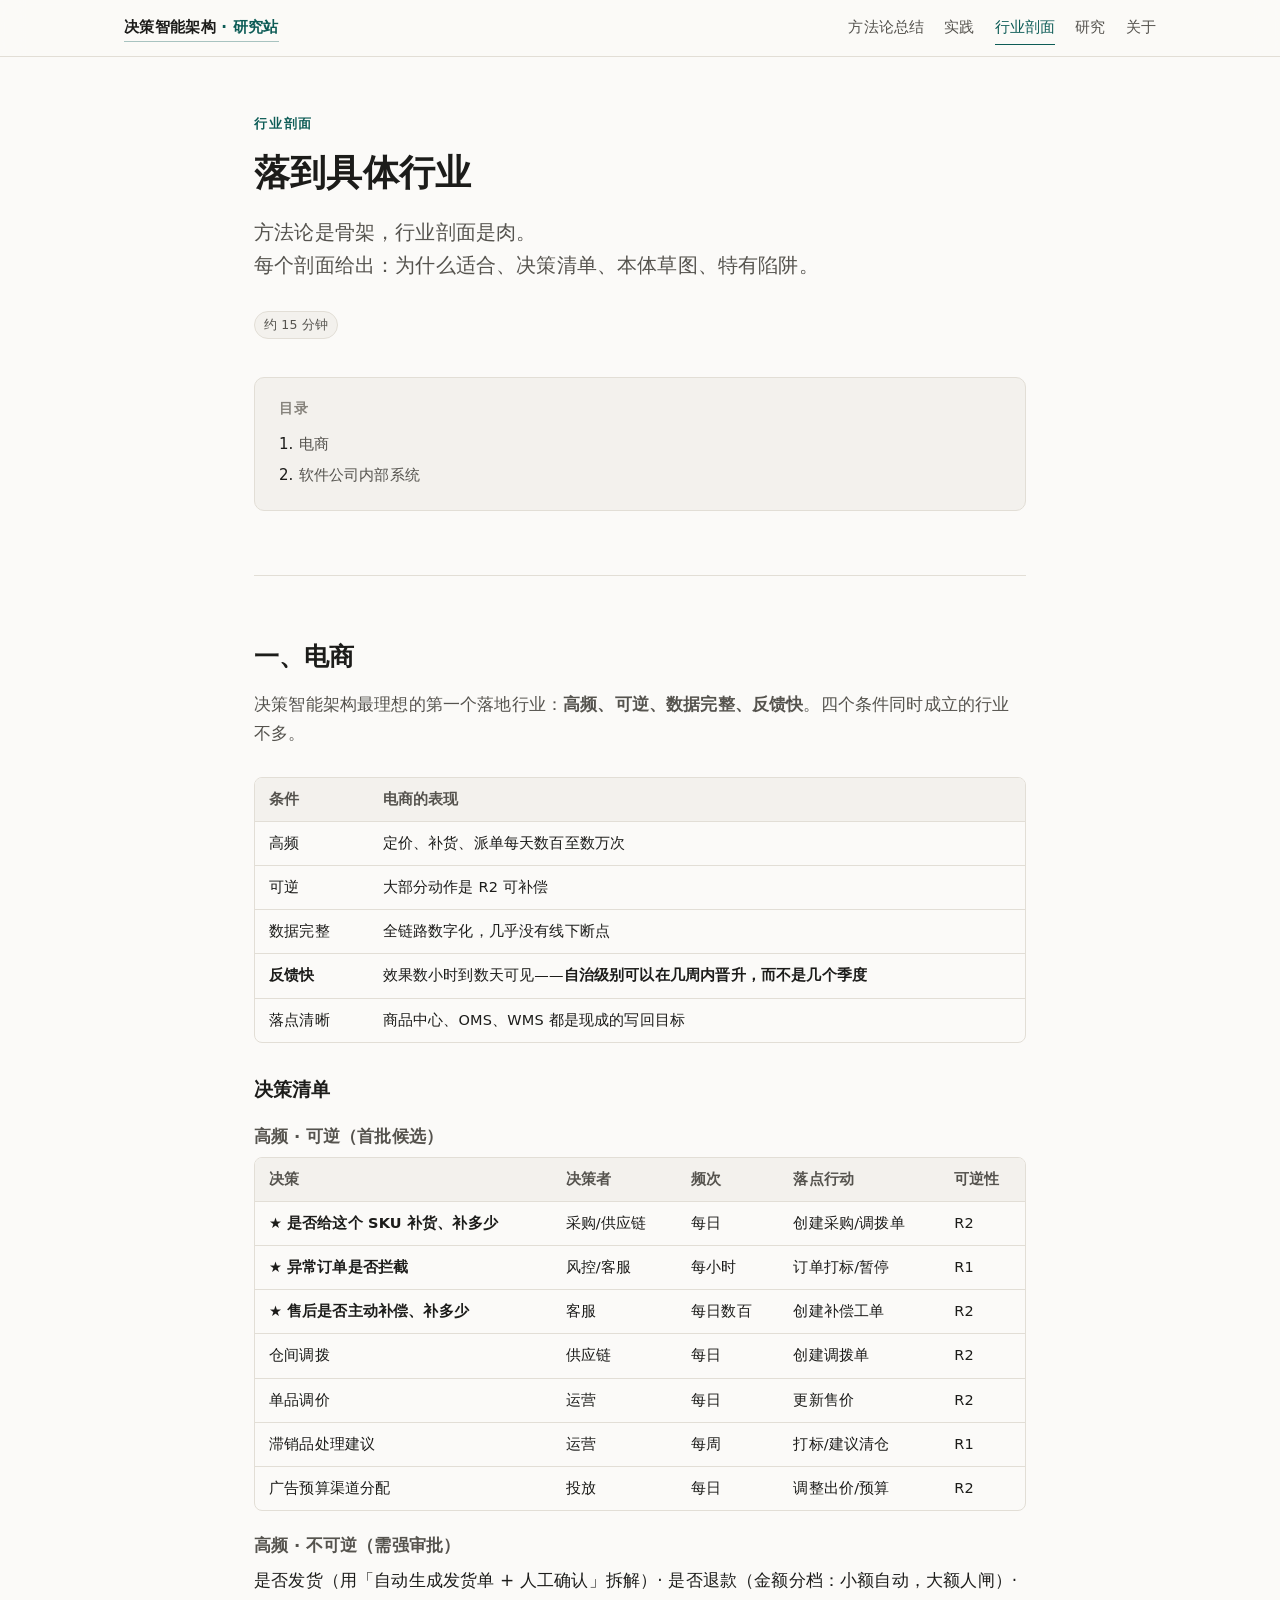
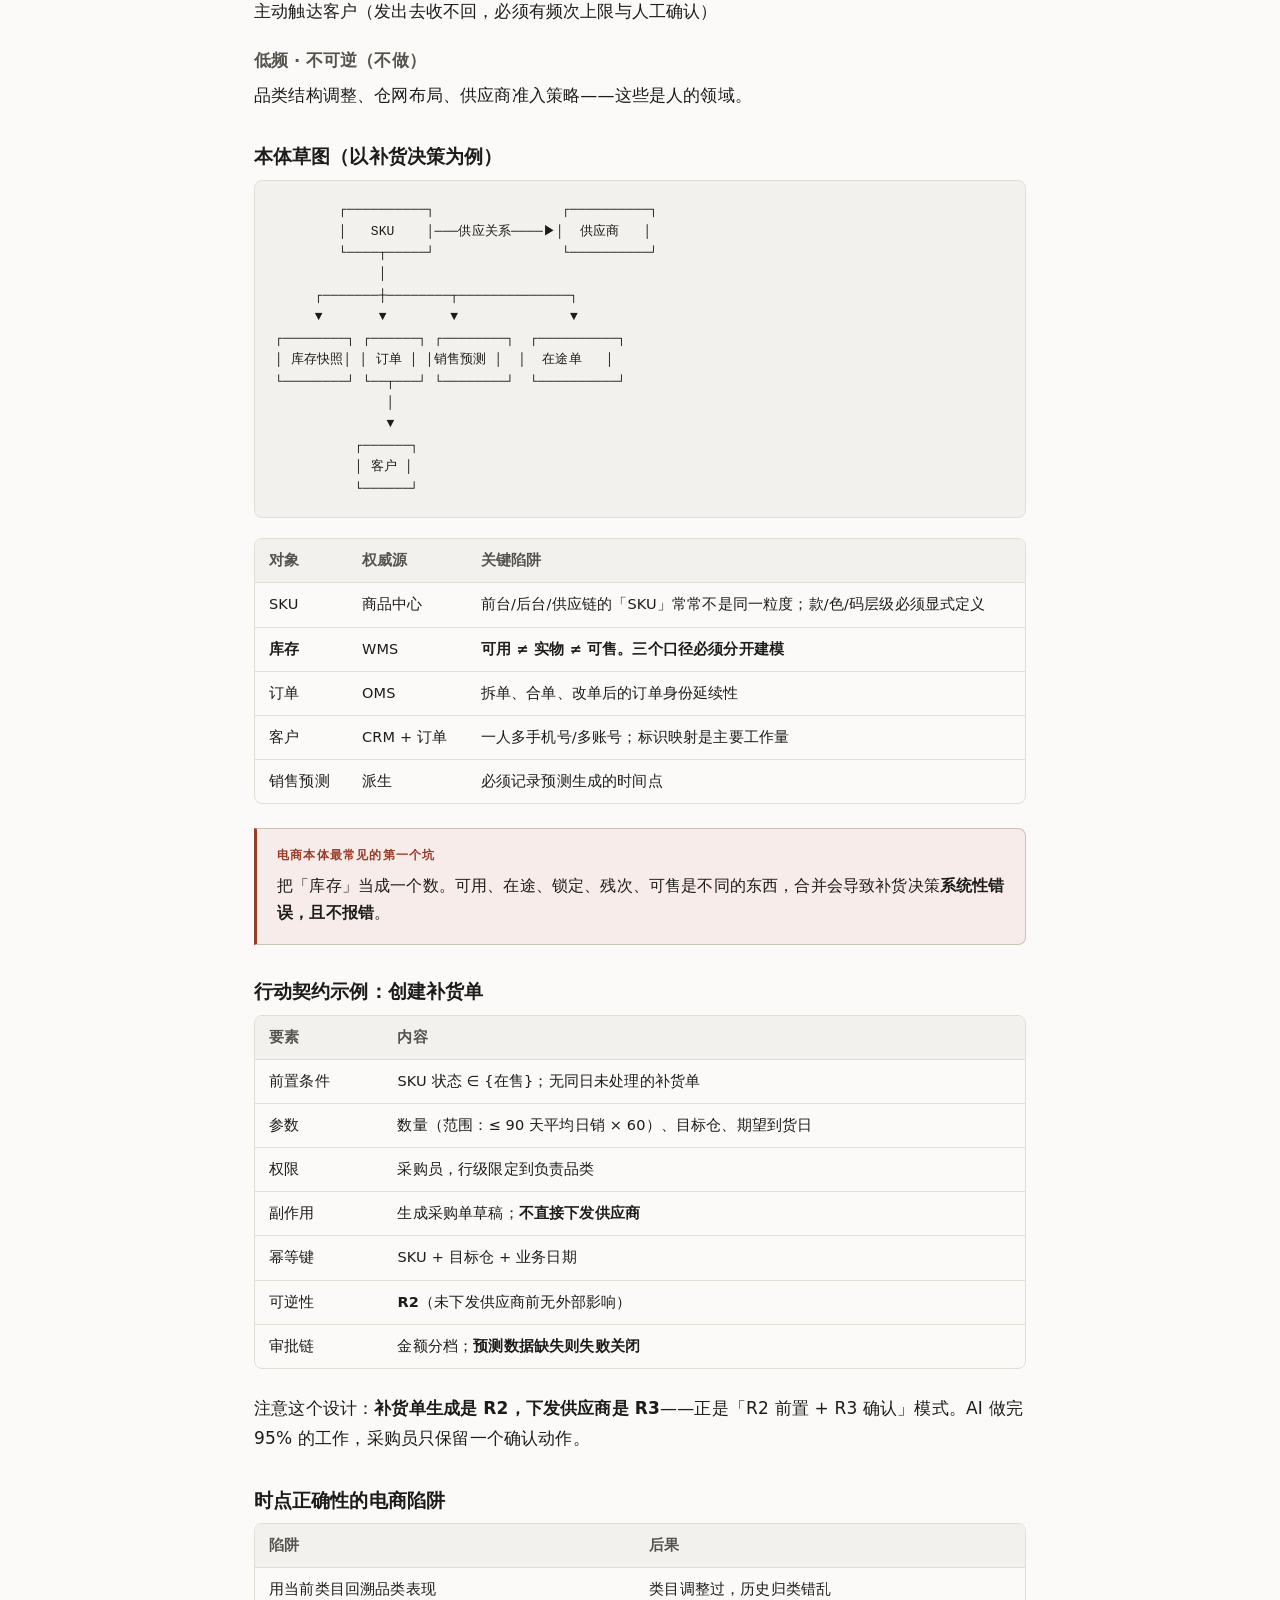
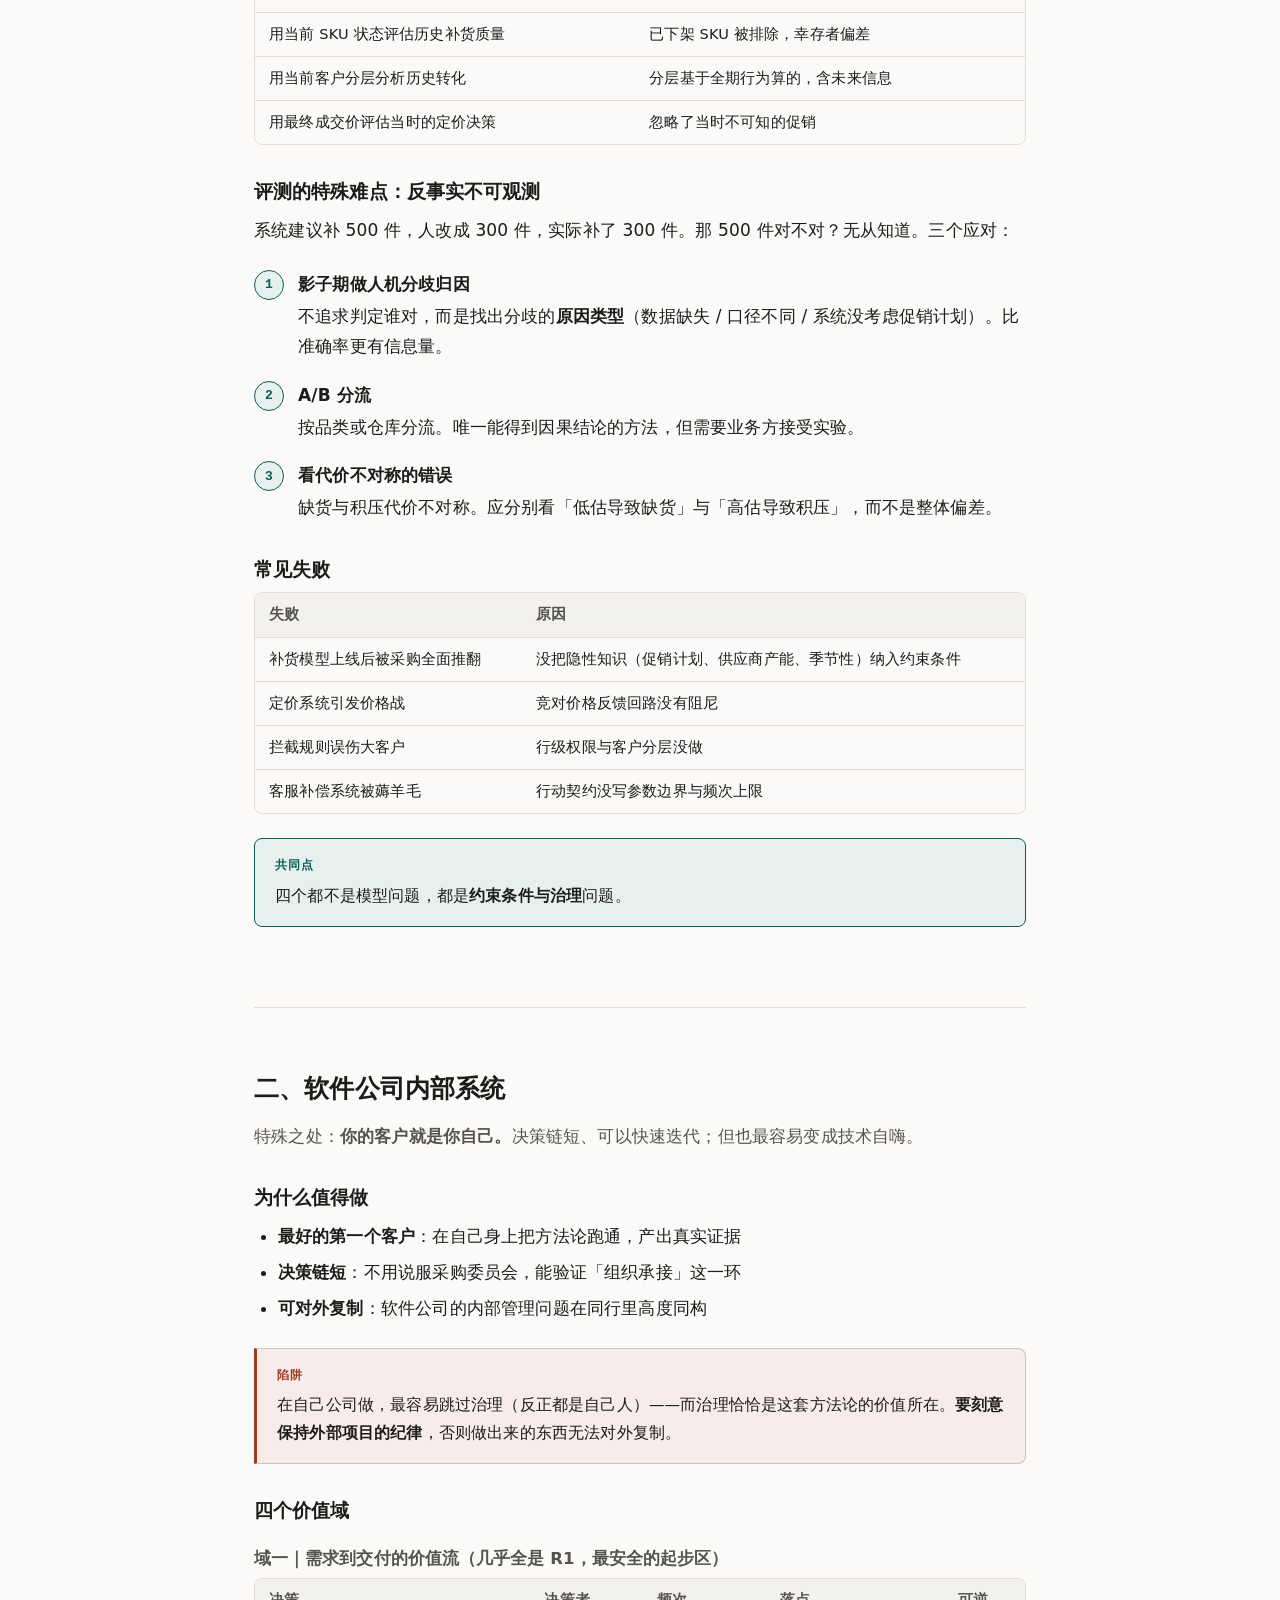
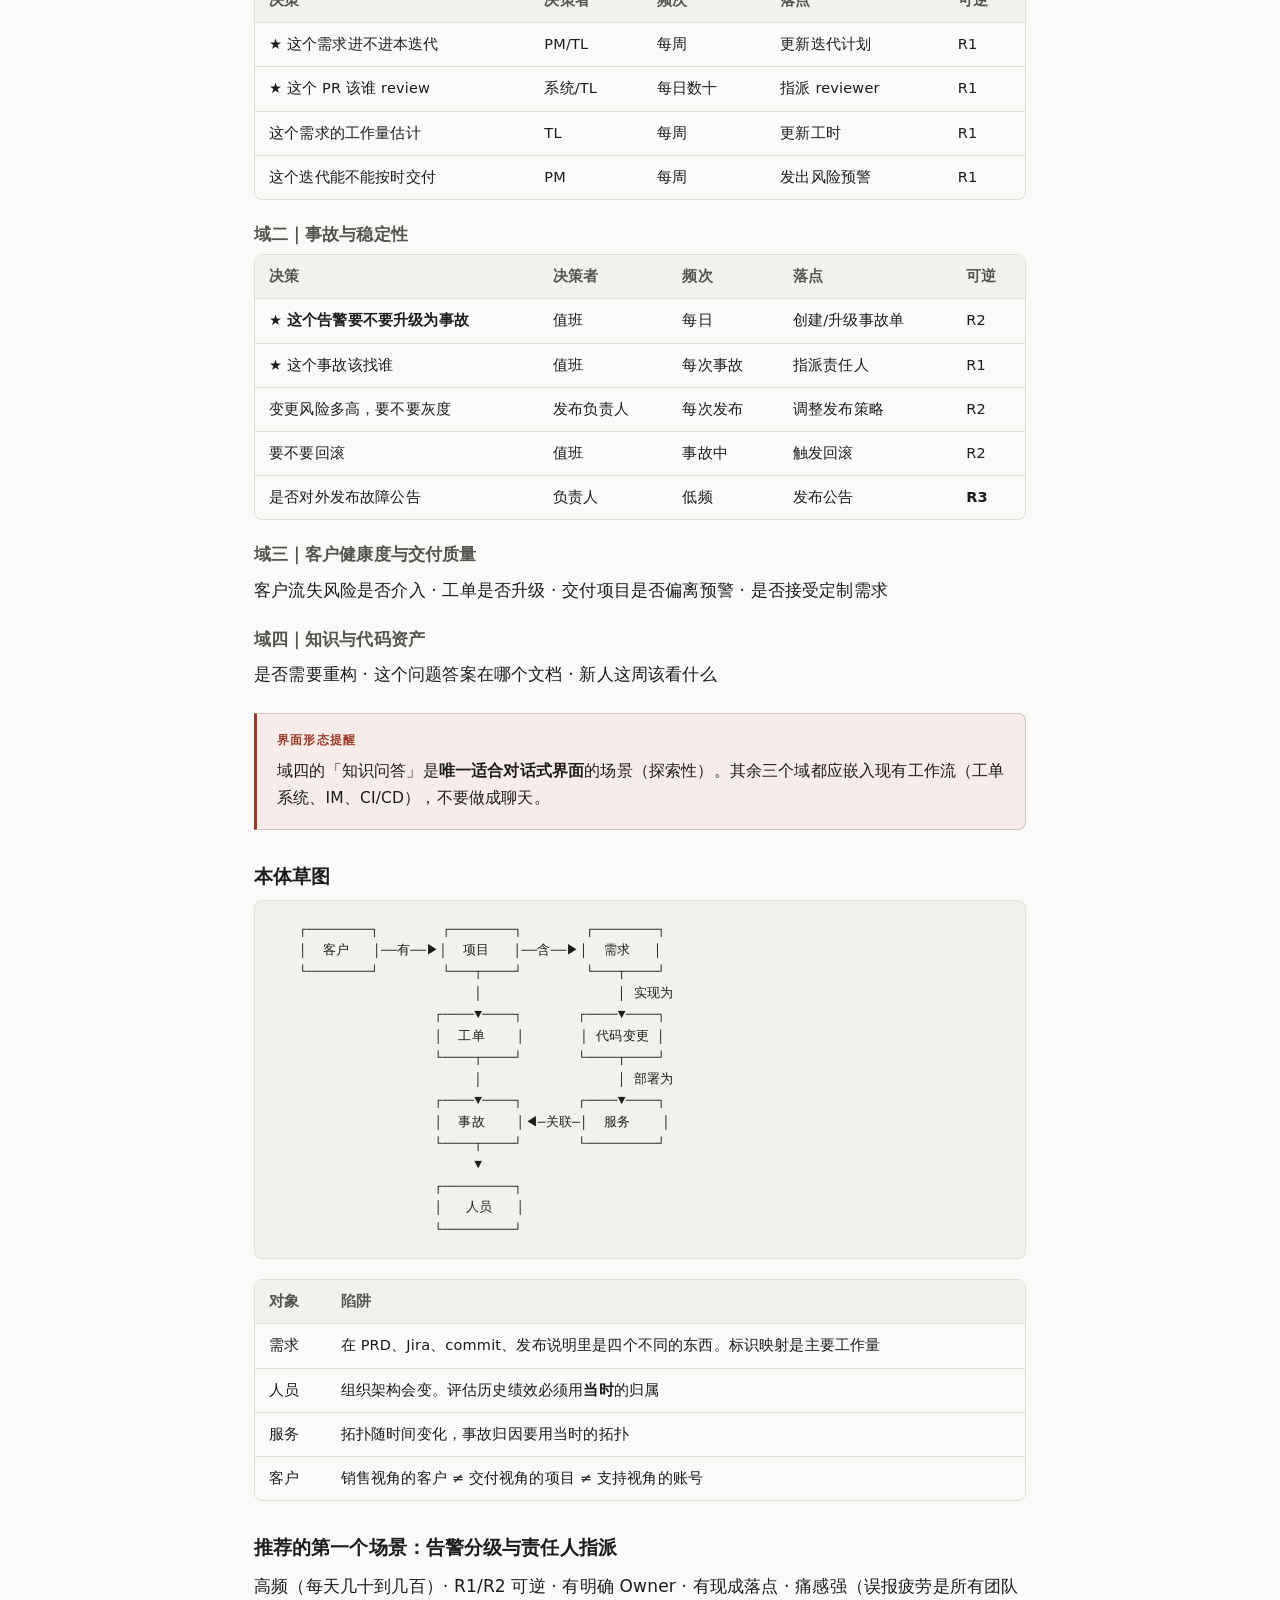
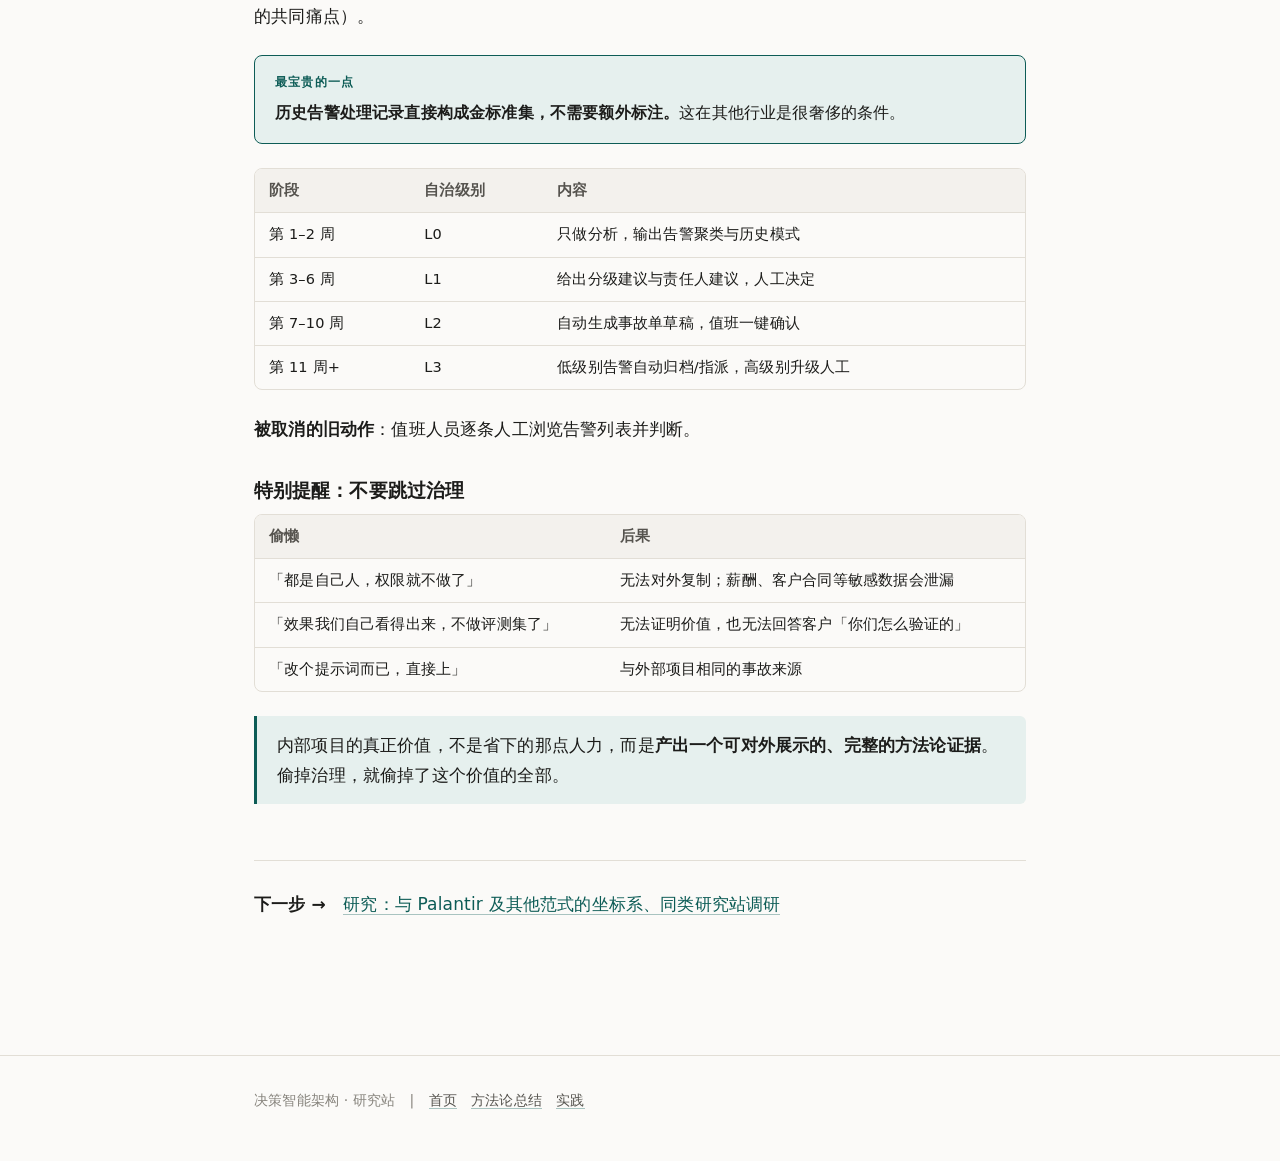
<file: site/domains.html>
<!doctype html>
<html lang="zh-CN">
<head>
<meta charset="utf-8">
<meta name="viewport" content="width=device-width,initial-scale=1">
<title>行业剖面 — 电商 · 软件公司内部系统</title>
<meta name="description" content="具体到可执行的决策清单、本体草图、行动契约示例与行业特有陷阱。">
<link rel="stylesheet" href="assets/styles.css">
</head>
<body>
<nav class="nav"><div class="nav-inner">
<a class="nav-brand" href="index.html">决策智能架构<span> · 研究站</span></a>
<div class="nav-links">
<a href="methodology.html">方法论总结</a>
<a href="playbook.html">实践</a>
<a href="domains.html" class="active">行业剖面</a>
<a href="research.html">研究</a>
<a href="about.html">关于</a>
</div></div></nav>
<div class="wrap">
<section style="padding-bottom:24px">
  <p class="eyebrow">行业剖面</p>
  <h1>落到具体行业</h1>
  <p class="lede">方法论是骨架，行业剖面是肉。<br>每个剖面给出：为什么适合、决策清单、本体草图、特有陷阱。</p>
  <p class="meta"><span class="pill">约 15 分钟</span></p>
  <div class="toc"><p class="toc-title">目录</p><ol>
    <li><a href="#ec">电商</a></li>
    <li><a href="#sw">软件公司内部系统</a></li>
  </ol></div>
</section>

<hr class="hr">

<section id="ec">
<h2 style="margin-top:0">一、电商</h2>
<p class="lede" style="font-size:17px">决策智能架构最理想的第一个落地行业：<strong>高频、可逆、数据完整、反馈快</strong>。四个条件同时成立的行业不多。</p>

<div class="tw"><table>
<tr><th>条件</th><th>电商的表现</th></tr>
<tr><td>高频</td><td>定价、补货、派单每天数百至数万次</td></tr>
<tr><td>可逆</td><td>大部分动作是 R2 可补偿</td></tr>
<tr><td>数据完整</td><td>全链路数字化，几乎没有线下断点</td></tr>
<tr><td><strong>反馈快</strong></td><td>效果数小时到数天可见——<strong>自治级别可以在几周内晋升，而不是几个季度</strong></td></tr>
<tr><td>落点清晰</td><td>商品中心、OMS、WMS 都是现成的写回目标</td></tr>
</table></div>

<h3>决策清单</h3>
<h4>高频 · 可逆（首批候选）</h4>
<div class="tw"><table>
<tr><th>决策</th><th>决策者</th><th>频次</th><th>落点行动</th><th>可逆性</th></tr>
<tr><td>★ <strong>是否给这个 SKU 补货、补多少</strong></td><td>采购/供应链</td><td>每日</td><td>创建采购/调拨单</td><td>R2</td></tr>
<tr><td>★ <strong>异常订单是否拦截</strong></td><td>风控/客服</td><td>每小时</td><td>订单打标/暂停</td><td>R1</td></tr>
<tr><td>★ <strong>售后是否主动补偿、补多少</strong></td><td>客服</td><td>每日数百</td><td>创建补偿工单</td><td>R2</td></tr>
<tr><td>仓间调拨</td><td>供应链</td><td>每日</td><td>创建调拨单</td><td>R2</td></tr>
<tr><td>单品调价</td><td>运营</td><td>每日</td><td>更新售价</td><td>R2</td></tr>
<tr><td>滞销品处理建议</td><td>运营</td><td>每周</td><td>打标/建议清仓</td><td>R1</td></tr>
<tr><td>广告预算渠道分配</td><td>投放</td><td>每日</td><td>调整出价/预算</td><td>R2</td></tr>
</table></div>

<h4>高频 · 不可逆（需强审批）</h4>
<p>是否发货（用「自动生成发货单 + 人工确认」拆解）· 是否退款（金额分档：小额自动，大额人闸）· 主动触达客户（发出去收不回，必须有频次上限与人工确认）</p>

<h4>低频 · 不可逆（不做）</h4>
<p>品类结构调整、仓网布局、供应商准入策略——这些是人的领域。</p>

<h3>本体草图（以补货决策为例）</h3>
<pre><code>        ┌──────────┐                ┌──────────┐
        │   SKU    │───供应关系────▶│  供应商   │
        └────┬─────┘                └──────────┘
             │
     ┌───────┼────────┬──────────────┐
     ▼       ▼        ▼              ▼
┌────────┐ ┌──────┐ ┌────────┐  ┌──────────┐
│ 库存快照│ │ 订单 │ │销售预测 │  │  在途单   │
└────────┘ └──┬───┘ └────────┘  └──────────┘
              │
              ▼
          ┌──────┐
          │ 客户 │
          └──────┘</code></pre>

<div class="tw"><table>
<tr><th>对象</th><th>权威源</th><th>关键陷阱</th></tr>
<tr><td>SKU</td><td>商品中心</td><td>前台/后台/供应链的「SKU」常常不是同一粒度；款/色/码层级必须显式定义</td></tr>
<tr><td><strong>库存</strong></td><td>WMS</td><td><strong>可用 ≠ 实物 ≠ 可售。三个口径必须分开建模</strong></td></tr>
<tr><td>订单</td><td>OMS</td><td>拆单、合单、改单后的订单身份延续性</td></tr>
<tr><td>客户</td><td>CRM + 订单</td><td>一人多手机号/多账号；标识映射是主要工作量</td></tr>
<tr><td>销售预测</td><td>派生</td><td>必须记录预测生成的时间点</td></tr>
</table></div>

<div class="callout"><span class="tag">电商本体最常见的第一个坑</span>
<p>把「库存」当成一个数。可用、在途、锁定、残次、可售是不同的东西，合并会导致补货决策<strong>系统性错误，且不报错</strong>。</p></div>

<h3>行动契约示例：创建补货单</h3>
<div class="tw"><table>
<tr><th>要素</th><th>内容</th></tr>
<tr><td>前置条件</td><td>SKU 状态 ∈ {在售}；无同日未处理的补货单</td></tr>
<tr><td>参数</td><td>数量（范围：≤ 90 天平均日销 × 60）、目标仓、期望到货日</td></tr>
<tr><td>权限</td><td>采购员，行级限定到负责品类</td></tr>
<tr><td>副作用</td><td>生成采购单草稿；<strong>不直接下发供应商</strong></td></tr>
<tr><td>幂等键</td><td>SKU + 目标仓 + 业务日期</td></tr>
<tr><td>可逆性</td><td><strong>R2</strong>（未下发供应商前无外部影响）</td></tr>
<tr><td>审批链</td><td>金额分档；<strong>预测数据缺失则失败关闭</strong></td></tr>
</table></div>
<p>注意这个设计：<strong>补货单生成是 R2，下发供应商是 R3</strong>——正是「R2 前置 + R3 确认」模式。AI 做完 95% 的工作，采购员只保留一个确认动作。</p>

<h3>时点正确性的电商陷阱</h3>
<div class="tw"><table>
<tr><th>陷阱</th><th>后果</th></tr>
<tr><td>用当前类目回溯品类表现</td><td>类目调整过，历史归类错乱</td></tr>
<tr><td>用当前 SKU 状态评估历史补货质量</td><td>已下架 SKU 被排除，幸存者偏差</td></tr>
<tr><td>用当前客户分层分析历史转化</td><td>分层基于全期行为算的，含未来信息</td></tr>
<tr><td>用最终成交价评估当时的定价决策</td><td>忽略了当时不可知的促销</td></tr>
</table></div>

<h3>评测的特殊难点：反事实不可观测</h3>
<p>系统建议补 500 件，人改成 300 件，实际补了 300 件。那 500 件对不对？无从知道。三个应对：</p>
<ol class="steps">
<li><b>影子期做人机分歧归因</b>不追求判定谁对，而是找出分歧的<strong>原因类型</strong>（数据缺失 / 口径不同 / 系统没考虑促销计划）。比准确率更有信息量。</li>
<li><b>A/B 分流</b>按品类或仓库分流。唯一能得到因果结论的方法，但需要业务方接受实验。</li>
<li><b>看代价不对称的错误</b>缺货与积压代价不对称。应分别看「低估导致缺货」与「高估导致积压」，而不是整体偏差。</li>
</ol>

<h3>常见失败</h3>
<div class="tw"><table>
<tr><th>失败</th><th>原因</th></tr>
<tr><td>补货模型上线后被采购全面推翻</td><td>没把隐性知识（促销计划、供应商产能、季节性）纳入约束条件</td></tr>
<tr><td>定价系统引发价格战</td><td>竞对价格反馈回路没有阻尼</td></tr>
<tr><td>拦截规则误伤大客户</td><td>行级权限与客户分层没做</td></tr>
<tr><td>客服补偿系统被薅羊毛</td><td>行动契约没写参数边界与频次上限</td></tr>
</table></div>
<div class="rule"><span class="tag">共同点</span><p>四个都不是模型问题，都是<strong>约束条件与治理</strong>问题。</p></div>
</section>

<hr class="hr">

<section id="sw">
<h2 style="margin-top:0">二、软件公司内部系统</h2>
<p class="lede" style="font-size:17px">特殊之处：<strong>你的客户就是你自己。</strong>决策链短、可以快速迭代；但也最容易变成技术自嗨。</p>

<h3>为什么值得做</h3>
<ul>
<li><strong>最好的第一个客户</strong>：在自己身上把方法论跑通，产出真实证据</li>
<li><strong>决策链短</strong>：不用说服采购委员会，能验证「组织承接」这一环</li>
<li><strong>可对外复制</strong>：软件公司的内部管理问题在同行里高度同构</li>
</ul>
<div class="callout"><span class="tag">陷阱</span><p>在自己公司做，最容易跳过治理（反正都是自己人）——而治理恰恰是这套方法论的价值所在。<strong>要刻意保持外部项目的纪律</strong>，否则做出来的东西无法对外复制。</p></div>

<h3>四个价值域</h3>
<h4>域一｜需求到交付的价值流（几乎全是 R1，最安全的起步区）</h4>
<div class="tw"><table>
<tr><th>决策</th><th>决策者</th><th>频次</th><th>落点</th><th>可逆</th></tr>
<tr><td>★ 这个需求进不进本迭代</td><td>PM/TL</td><td>每周</td><td>更新迭代计划</td><td>R1</td></tr>
<tr><td>★ 这个 PR 该谁 review</td><td>系统/TL</td><td>每日数十</td><td>指派 reviewer</td><td>R1</td></tr>
<tr><td>这个需求的工作量估计</td><td>TL</td><td>每周</td><td>更新工时</td><td>R1</td></tr>
<tr><td>这个迭代能不能按时交付</td><td>PM</td><td>每周</td><td>发出风险预警</td><td>R1</td></tr>
</table></div>

<h4>域二｜事故与稳定性</h4>
<div class="tw"><table>
<tr><th>决策</th><th>决策者</th><th>频次</th><th>落点</th><th>可逆</th></tr>
<tr><td>★ <strong>这个告警要不要升级为事故</strong></td><td>值班</td><td>每日</td><td>创建/升级事故单</td><td>R2</td></tr>
<tr><td>★ 这个事故该找谁</td><td>值班</td><td>每次事故</td><td>指派责任人</td><td>R1</td></tr>
<tr><td>变更风险多高，要不要灰度</td><td>发布负责人</td><td>每次发布</td><td>调整发布策略</td><td>R2</td></tr>
<tr><td>要不要回滚</td><td>值班</td><td>事故中</td><td>触发回滚</td><td>R2</td></tr>
<tr><td>是否对外发布故障公告</td><td>负责人</td><td>低频</td><td>发布公告</td><td><strong>R3</strong></td></tr>
</table></div>

<h4>域三｜客户健康度与交付质量</h4>
<p>客户流失风险是否介入 · 工单是否升级 · 交付项目是否偏离预警 · 是否接受定制需求</p>

<h4>域四｜知识与代码资产</h4>
<p>是否需要重构 · 这个问题答案在哪个文档 · 新人这周该看什么</p>
<div class="callout"><span class="tag">界面形态提醒</span><p>域四的「知识问答」是<strong>唯一适合对话式界面</strong>的场景（探索性）。其余三个域都应嵌入现有工作流（工单系统、IM、CI/CD），不要做成聊天。</p></div>

<h3>本体草图</h3>
<pre><code>   ┌────────┐        ┌────────┐        ┌────────┐
   │  客户   │──有──▶│  项目   │──含──▶│  需求   │
   └────────┘        └───┬────┘        └───┬────┘
                         │                 │ 实现为
                    ┌────▼────┐       ┌────▼────┐
                    │  工单    │       │ 代码变更 │
                    └────┬────┘       └────┬────┘
                         │                 │ 部署为
                    ┌────▼────┐       ┌────▼────┐
                    │  事故    │◀─关联─│  服务    │
                    └────┬────┘       └─────────┘
                         ▼
                    ┌─────────┐
                    │   人员   │
                    └─────────┘</code></pre>
<div class="tw"><table>
<tr><th>对象</th><th>陷阱</th></tr>
<tr><td>需求</td><td>在 PRD、Jira、commit、发布说明里是四个不同的东西。标识映射是主要工作量</td></tr>
<tr><td>人员</td><td>组织架构会变。评估历史绩效必须用<strong>当时</strong>的归属</td></tr>
<tr><td>服务</td><td>拓扑随时间变化，事故归因要用当时的拓扑</td></tr>
<tr><td>客户</td><td>销售视角的客户 ≠ 交付视角的项目 ≠ 支持视角的账号</td></tr>
</table></div>

<h3>推荐的第一个场景：告警分级与责任人指派</h3>
<p>高频（每天几十到几百）· R1/R2 可逆 · 有明确 Owner · 有现成落点 · 痛感强（误报疲劳是所有团队的共同痛点）。</p>
<div class="rule"><span class="tag">最宝贵的一点</span><p><strong>历史告警处理记录直接构成金标准集，不需要额外标注。</strong>这在其他行业是很奢侈的条件。</p></div>
<div class="tw"><table>
<tr><th>阶段</th><th>自治级别</th><th>内容</th></tr>
<tr><td>第 1–2 周</td><td>L0</td><td>只做分析，输出告警聚类与历史模式</td></tr>
<tr><td>第 3–6 周</td><td>L1</td><td>给出分级建议与责任人建议，人工决定</td></tr>
<tr><td>第 7–10 周</td><td>L2</td><td>自动生成事故单草稿，值班一键确认</td></tr>
<tr><td>第 11 周+</td><td>L3</td><td>低级别告警自动归档/指派，高级别升级人工</td></tr>
</table></div>
<p><strong>被取消的旧动作</strong>：值班人员逐条人工浏览告警列表并判断。</p>

<h3>特别提醒：不要跳过治理</h3>
<div class="tw"><table>
<tr><th>偷懒</th><th>后果</th></tr>
<tr><td>「都是自己人，权限就不做了」</td><td>无法对外复制；薪酬、客户合同等敏感数据会泄漏</td></tr>
<tr><td>「效果我们自己看得出来，不做评测集了」</td><td>无法证明价值，也无法回答客户「你们怎么验证的」</td></tr>
<tr><td>「改个提示词而已，直接上」</td><td>与外部项目相同的事故来源</td></tr>
</table></div>
<blockquote><p>内部项目的真正价值，不是省下的那点人力，而是<strong>产出一个可对外展示的、完整的方法论证据</strong>。偷掉治理，就偷掉了这个价值的全部。</p></blockquote>

<div class="next"><p><strong>下一步 →</strong>　<a href="research.html">研究：与 Palantir 及其他范式的坐标系、同类研究站调研</a></p></div>
</section>
</div>
<footer><div class="wrap">决策智能架构 · 研究站　|　<a href="index.html">首页</a>　<a href="methodology.html">方法论总结</a>　<a href="playbook.html">实践</a></div></footer>
</body></html>
</file>
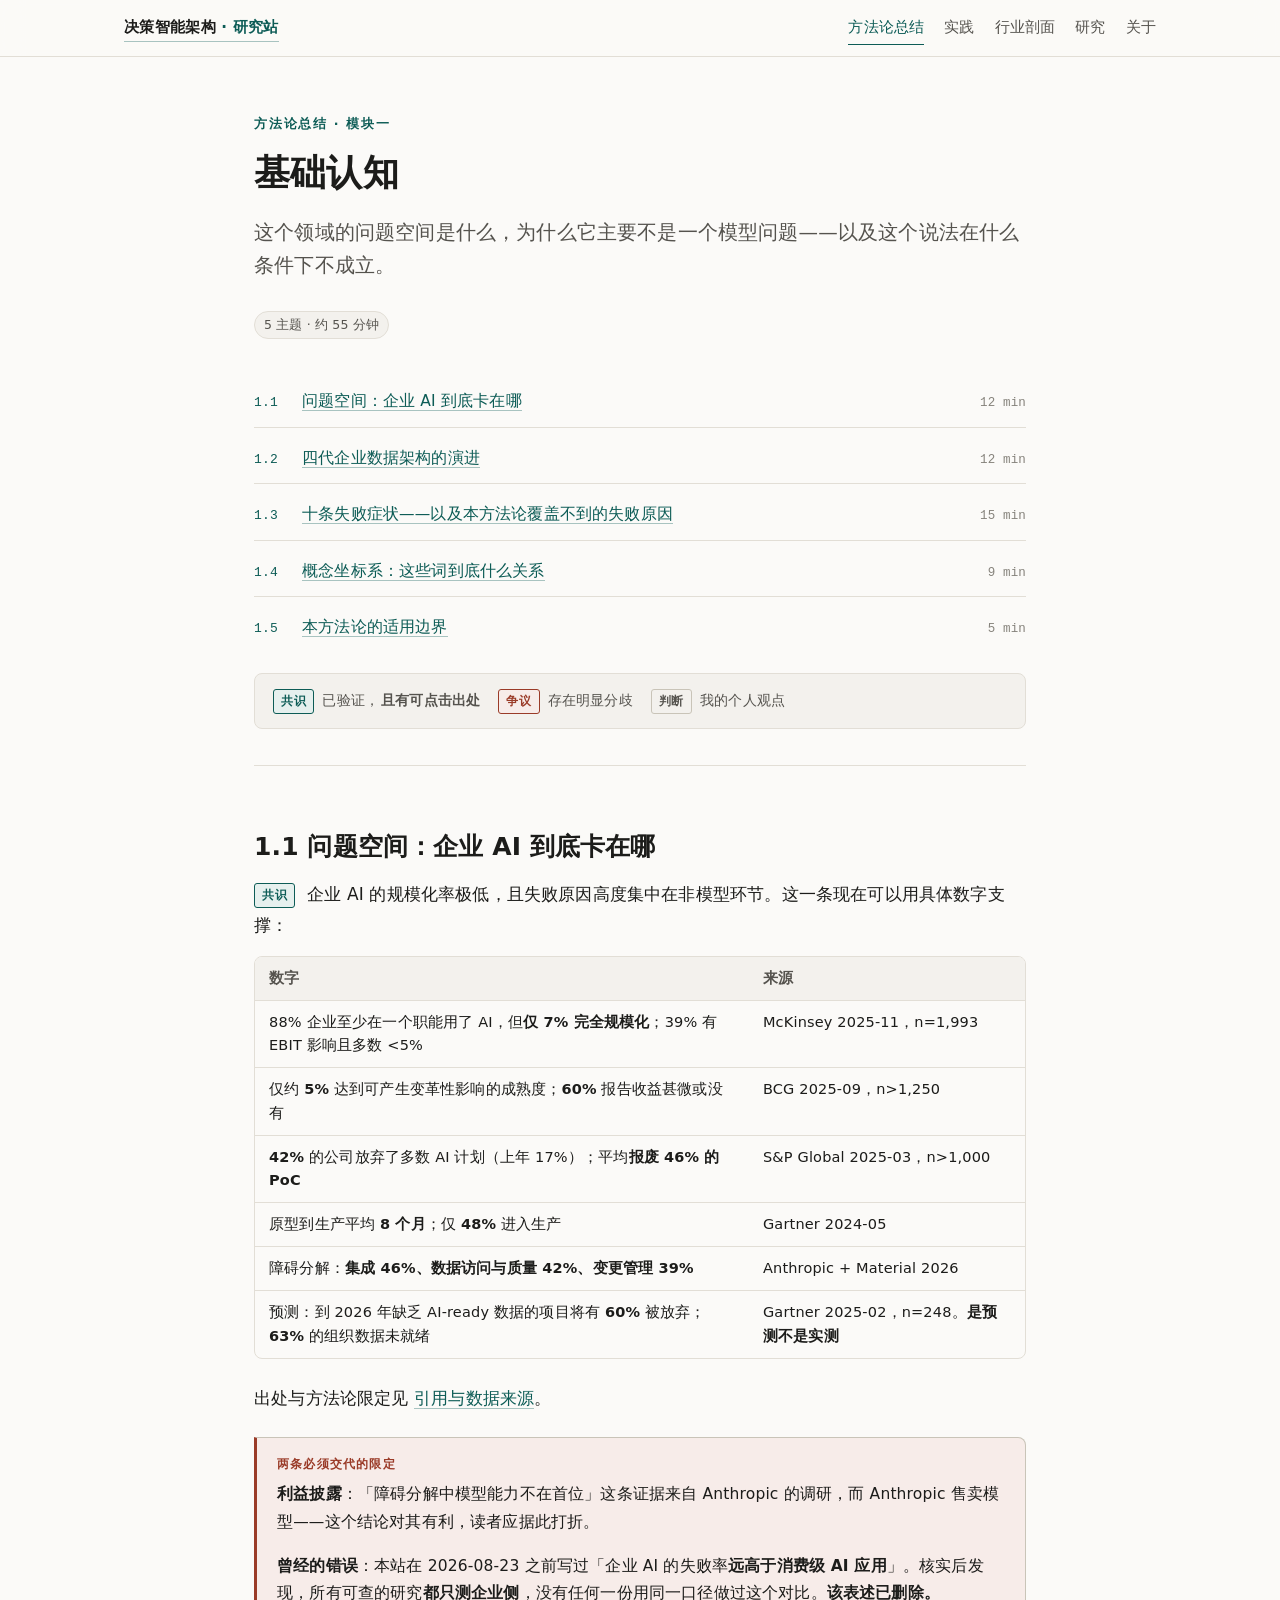
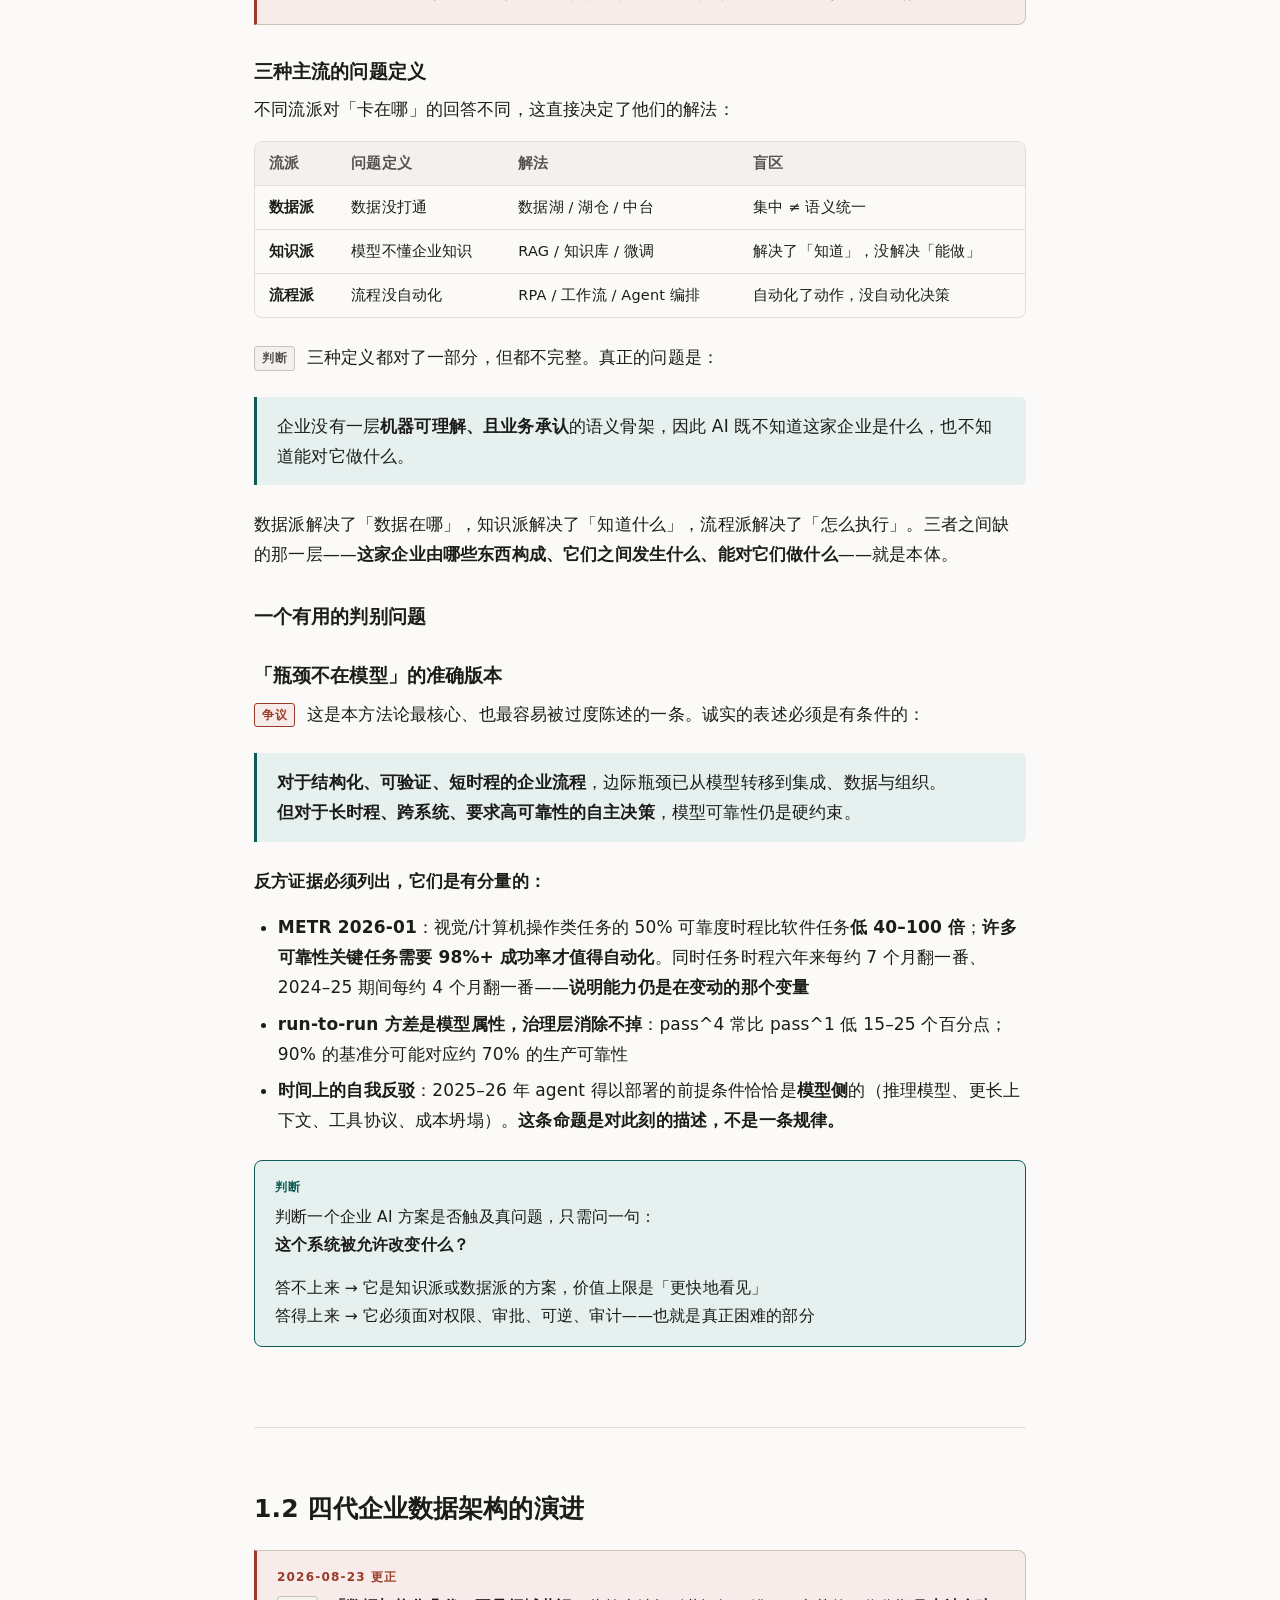
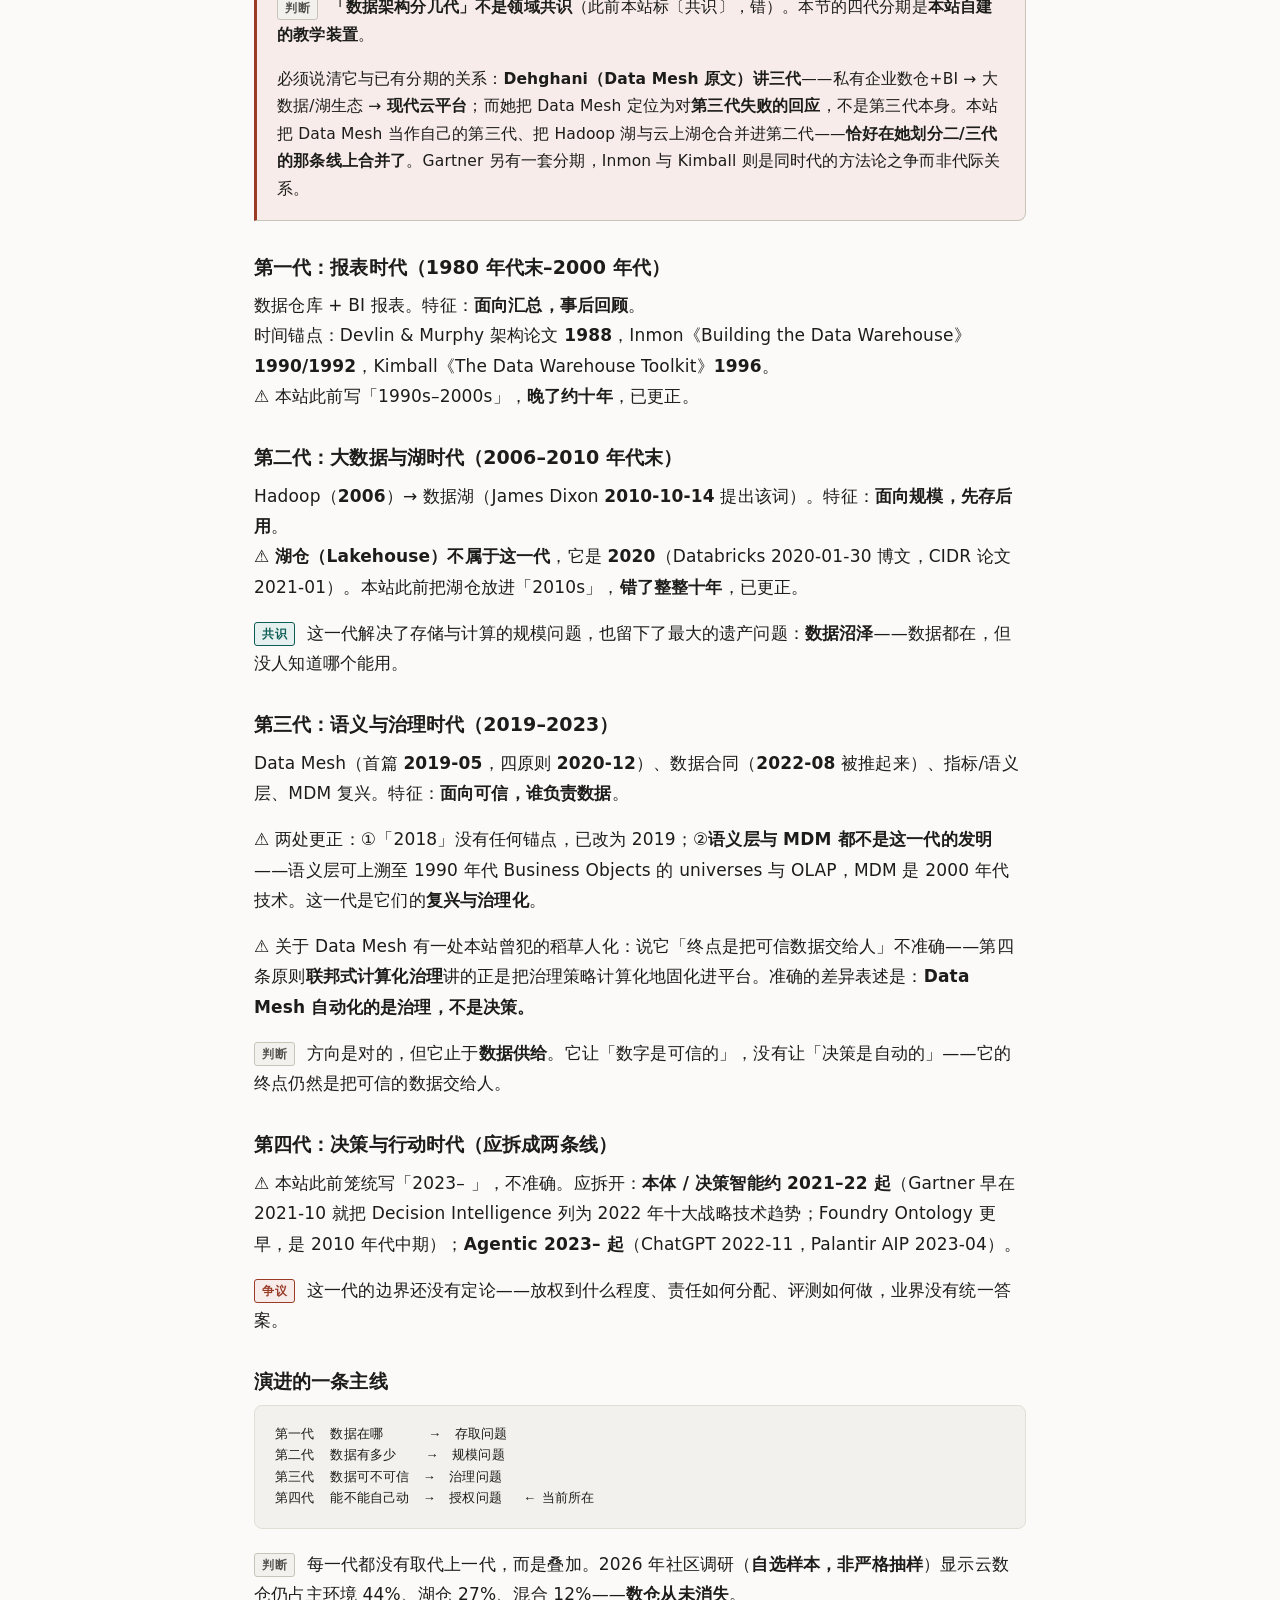
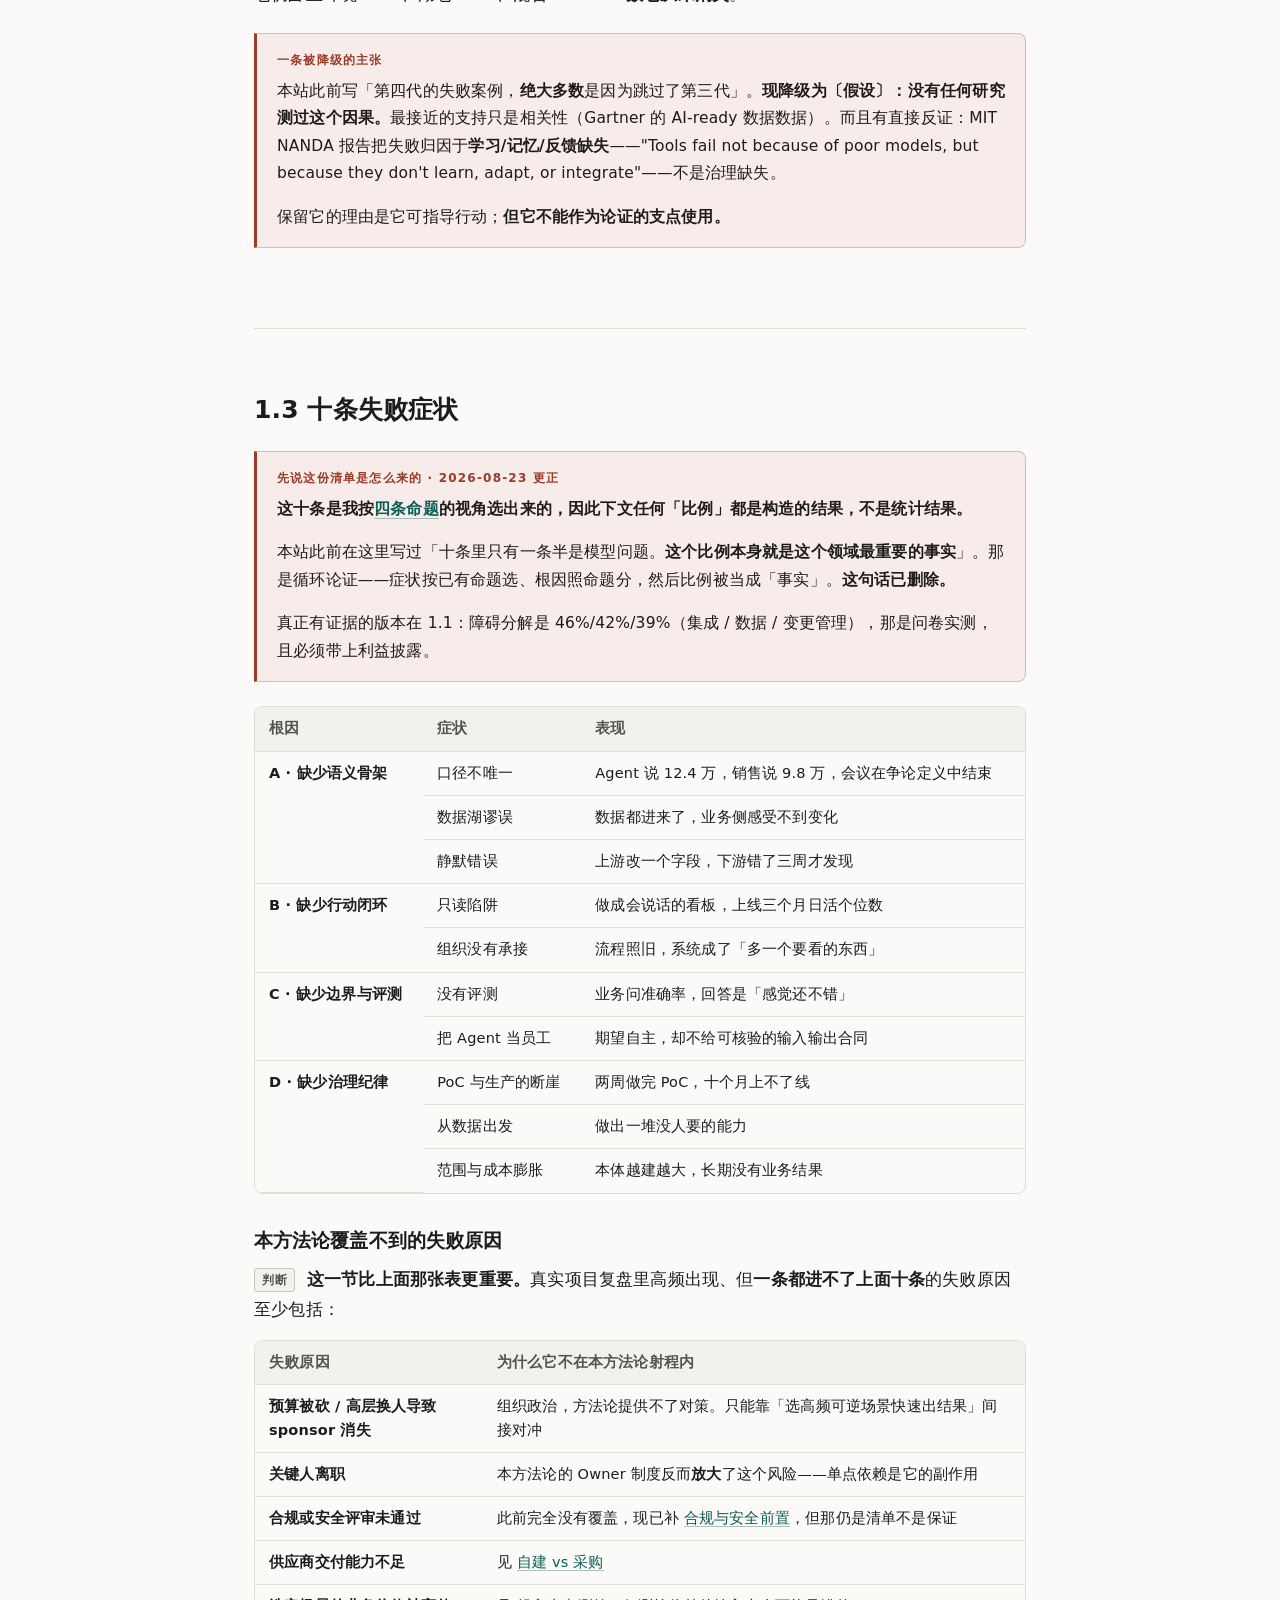
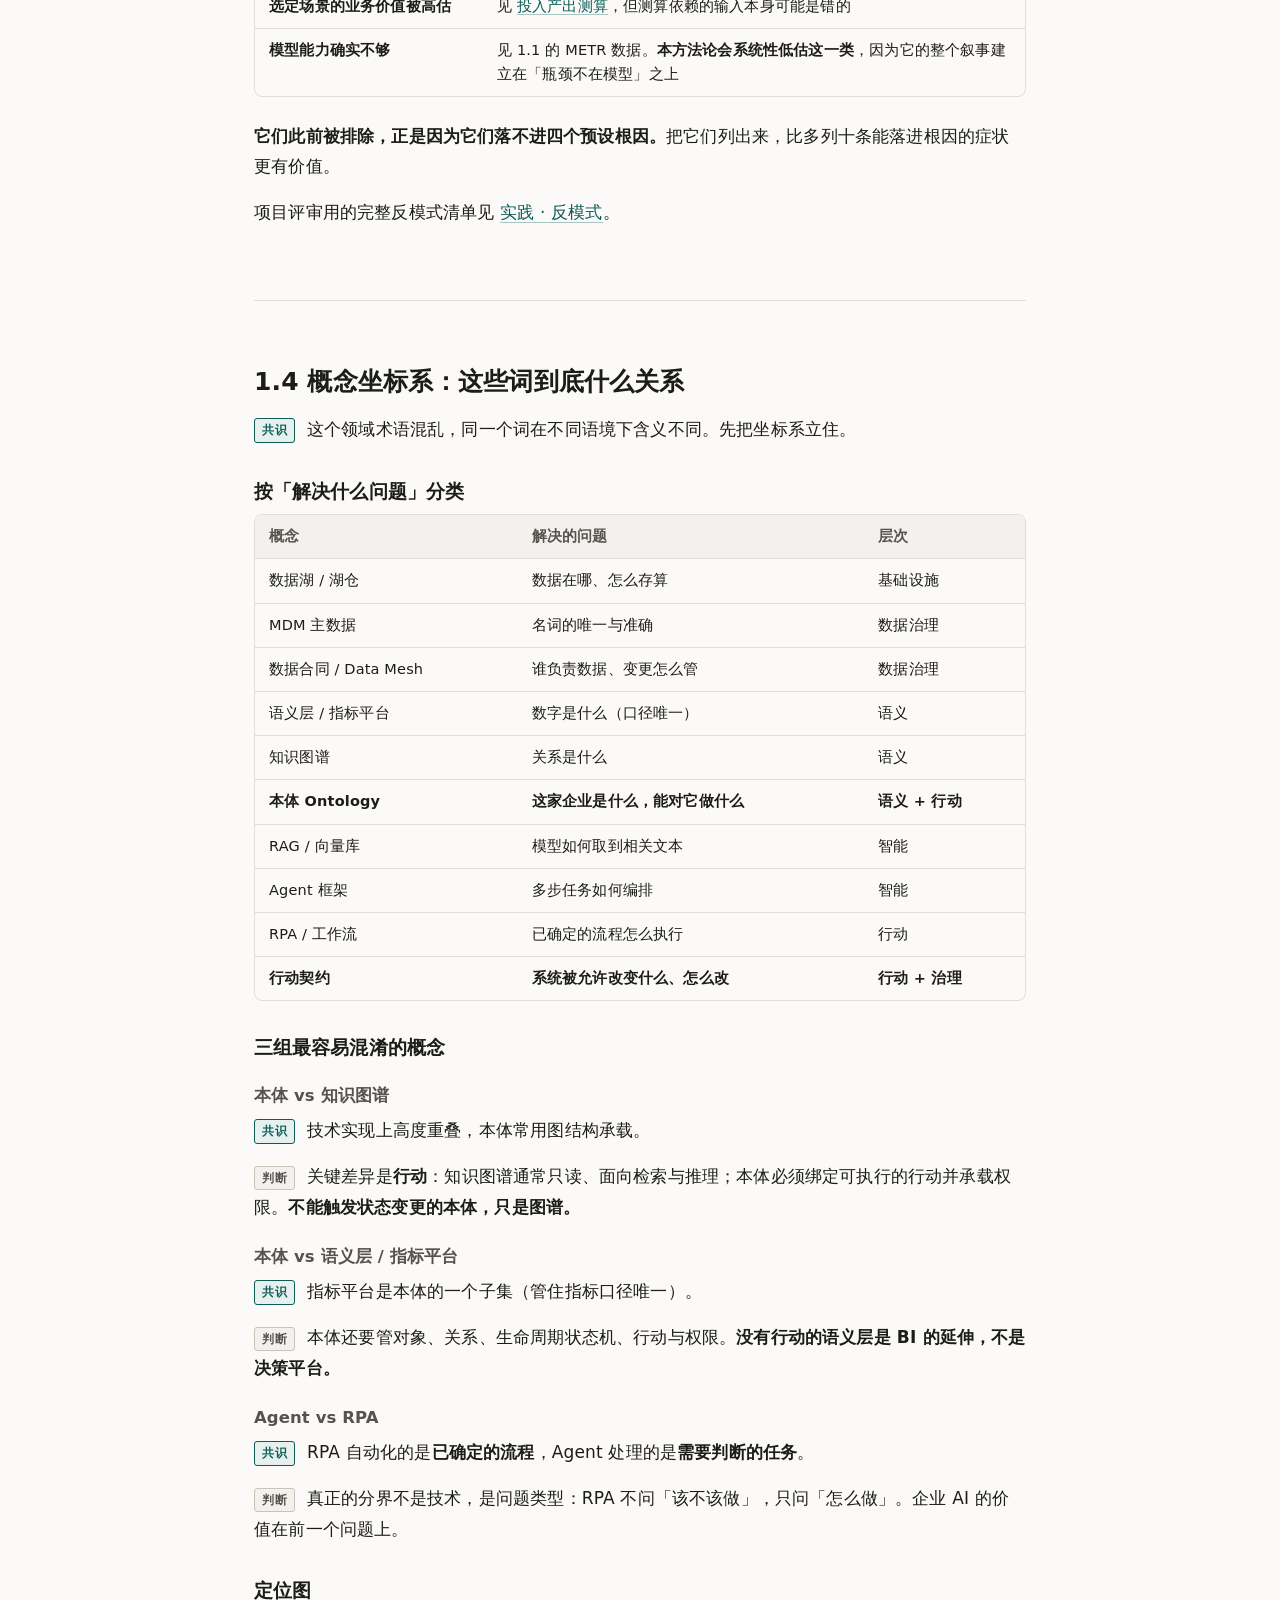
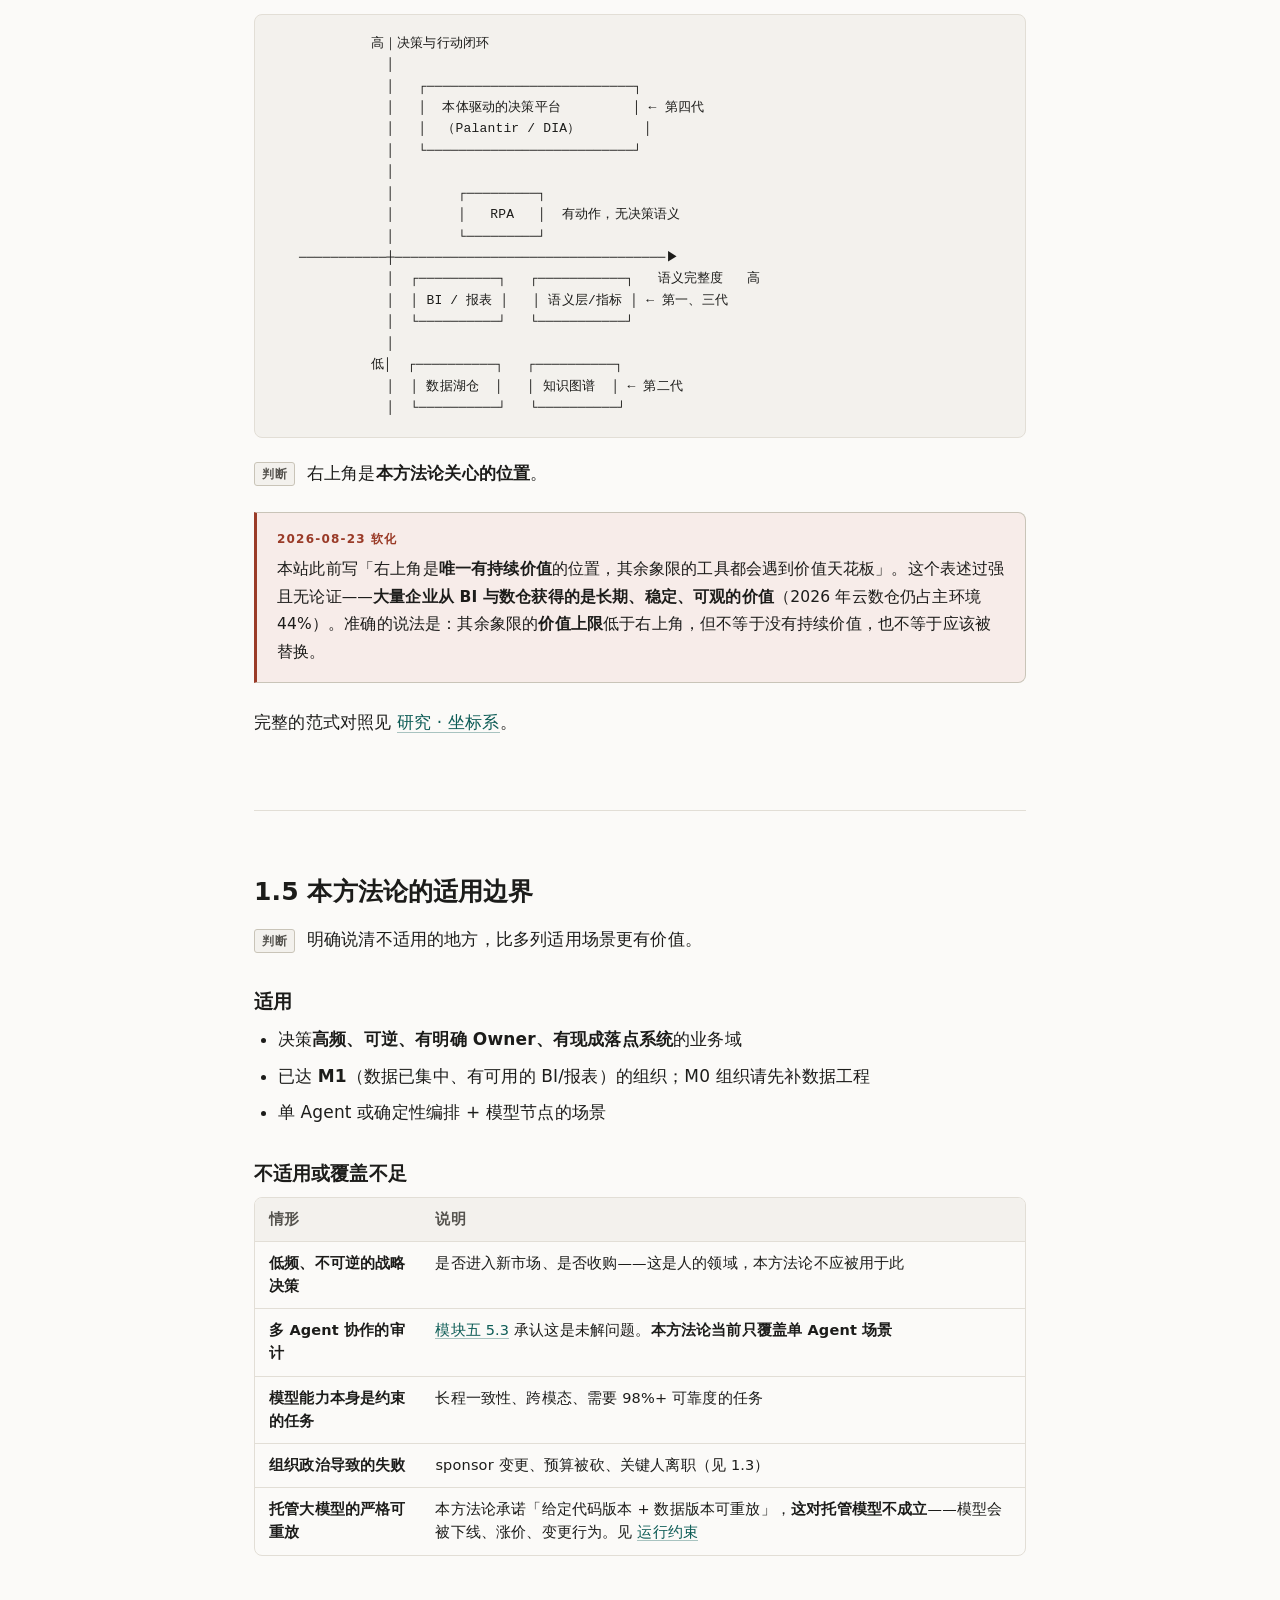
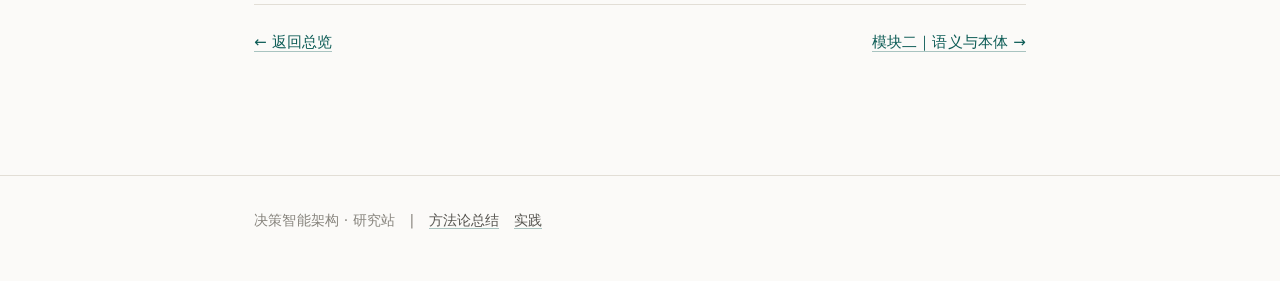
<file: site/m1-foundations.html>
<!doctype html>
<html lang="zh-CN">
<head>
<meta charset="utf-8">
<meta name="viewport" content="width=device-width,initial-scale=1">
<title>模块一｜基础认知 — 方法论总结</title>
<link rel="stylesheet" href="assets/styles.css">
</head>
<body>
<nav class="nav"><div class="nav-inner">
<a class="nav-brand" href="index.html">决策智能架构<span> · 研究站</span></a>
<div class="nav-links">
<a href="methodology.html" class="active">方法论总结</a>
<a href="playbook.html">实践</a>
<a href="domains.html">行业剖面</a>
<a href="research.html">研究</a>
<a href="about.html">关于</a>
</div></div></nav>
<div class="wrap">
<section style="padding-bottom:16px">
<p class="eyebrow"><a href="methodology.html" style="border:0;color:inherit">方法论总结</a> · 模块一</p>
<h1>基础认知</h1>
<p class="lede">这个领域的问题空间是什么，为什么它主要不是一个模型问题——以及这个说法在什么条件下不成立。</p>
<p class="meta"><span class="pill">5 主题 · 约 55 分钟</span></p>
<ul class="topics">
<li><span class="tn">1.1</span><span class="tt"><a href="#t11">问题空间：企业 AI 到底卡在哪</a></span><span class="td">12 min</span></li>
<li><span class="tn">1.2</span><span class="tt"><a href="#t12">四代企业数据架构的演进</a></span><span class="td">12 min</span></li>
<li><span class="tn">1.3</span><span class="tt"><a href="#t13">十条失败症状——以及本方法论覆盖不到的失败原因</a></span><span class="td">15 min</span></li>
<li><span class="tn">1.4</span><span class="tt"><a href="#t14">概念坐标系：这些词到底什么关系</a></span><span class="td">9 min</span></li>
<li><span class="tn">1.5</span><span class="tt"><a href="#t15">本方法论的适用边界</a></span><span class="td">5 min</span></li>
</ul>
<div class="legend">
<div><span class="mk mk-c">共识</span> 已验证，<strong>且有可点击出处</strong></div>
<div><span class="mk mk-d">争议</span> 存在明显分歧</div>
<div><span class="mk mk-j">判断</span> 我的个人观点</div>
</div>
</section>

<hr class="hr">

<section id="t11">
<h2 style="margin-top:0">1.1 问题空间：企业 AI 到底卡在哪</h2>
<p><span class="mk mk-c">共识</span> 企业 AI 的规模化率极低，且失败原因高度集中在非模型环节。这一条现在可以用具体数字支撑：</p>
<div class="tw"><table>
<tr><th>数字</th><th>来源</th></tr>
<tr><td>88% 企业至少在一个职能用了 AI，但<strong>仅 7% 完全规模化</strong>；39% 有 EBIT 影响且多数 &lt;5%</td><td>McKinsey 2025-11，n=1,993</td></tr>
<tr><td>仅约 <strong>5%</strong> 达到可产生变革性影响的成熟度；<strong>60%</strong> 报告收益甚微或没有</td><td>BCG 2025-09，n&gt;1,250</td></tr>
<tr><td><strong>42%</strong> 的公司放弃了多数 AI 计划（上年 17%）；平均<strong>报废 46% 的 PoC</strong></td><td>S&amp;P Global 2025-03，n&gt;1,000</td></tr>
<tr><td>原型到生产平均 <strong>8 个月</strong>；仅 <strong>48%</strong> 进入生产</td><td>Gartner 2024-05</td></tr>
<tr><td>障碍分解：<strong>集成 46%、数据访问与质量 42%、变更管理 39%</strong></td><td>Anthropic + Material 2026</td></tr>
<tr><td>预测：到 2026 年缺乏 AI-ready 数据的项目将有 <strong>60%</strong> 被放弃；<strong>63%</strong> 的组织数据未就绪</td><td>Gartner 2025-02，n=248。<strong>是预测不是实测</strong></td></tr>
</table></div>
<p>出处与方法论限定见 <a href="research.html#sources">引用与数据来源</a>。</p>

<div class="callout"><span class="tag">两条必须交代的限定</span>
<p><strong>利益披露</strong>：「障碍分解中模型能力不在首位」这条证据来自 Anthropic 的调研，而 Anthropic 售卖模型——这个结论对其有利，读者应据此打折。</p>
<p><strong>曾经的错误</strong>：本站在 2026-08-23 之前写过「企业 AI 的失败率<strong>远高于消费级 AI 应用</strong>」。核实后发现，所有可查的研究<strong>都只测企业侧</strong>，没有任何一份用同一口径做过这个对比。<strong>该表述已删除。</strong></p></div>

<h3>三种主流的问题定义</h3>
<p>不同流派对「卡在哪」的回答不同，这直接决定了他们的解法：</p>
<div class="tw"><table>
<tr><th>流派</th><th>问题定义</th><th>解法</th><th>盲区</th></tr>
<tr><td><strong>数据派</strong></td><td>数据没打通</td><td>数据湖 / 湖仓 / 中台</td><td>集中 ≠ 语义统一</td></tr>
<tr><td><strong>知识派</strong></td><td>模型不懂企业知识</td><td>RAG / 知识库 / 微调</td><td>解决了「知道」，没解决「能做」</td></tr>
<tr><td><strong>流程派</strong></td><td>流程没自动化</td><td>RPA / 工作流 / Agent 编排</td><td>自动化了动作，没自动化决策</td></tr>
</table></div>
<p><span class="mk mk-j">判断</span> 三种定义都对了一部分，但都不完整。真正的问题是：</p>
<blockquote><p>企业没有一层<strong>机器可理解、且业务承认</strong>的语义骨架，因此 AI 既不知道这家企业是什么，也不知道能对它做什么。</p></blockquote>
<p>数据派解决了「数据在哪」，知识派解决了「知道什么」，流程派解决了「怎么执行」。三者之间缺的那一层——<strong>这家企业由哪些东西构成、它们之间发生什么、能对它们做什么</strong>——就是本体。</p>

<h3>一个有用的判别问题</h3>
<h3>「瓶颈不在模型」的准确版本</h3>
<p><span class="mk mk-d">争议</span> 这是本方法论最核心、也最容易被过度陈述的一条。诚实的表述必须是有条件的：</p>
<blockquote><p><strong>对于结构化、可验证、短时程的企业流程</strong>，边际瓶颈已从模型转移到集成、数据与组织。<br>
<strong>但对于长时程、跨系统、要求高可靠性的自主决策</strong>，模型可靠性仍是硬约束。</p></blockquote>
<p><strong>反方证据必须列出，它们是有分量的：</strong></p>
<ul>
<li><strong>METR 2026-01</strong>：视觉/计算机操作类任务的 50% 可靠度时程比软件任务<strong>低 40–100 倍</strong>；<strong>许多可靠性关键任务需要 98%+ 成功率才值得自动化</strong>。同时任务时程六年来每约 7 个月翻一番、2024–25 期间每约 4 个月翻一番——<strong>说明能力仍是在变动的那个变量</strong></li>
<li><strong>run-to-run 方差是模型属性，治理层消除不掉</strong>：pass^4 常比 pass^1 低 15–25 个百分点；90% 的基准分可能对应约 70% 的生产可靠性</li>
<li><strong>时间上的自我反驳</strong>：2025–26 年 agent 得以部署的前提条件恰恰是<strong>模型侧</strong>的（推理模型、更长上下文、工具协议、成本坍塌）。<strong>这条命题是对此刻的描述，不是一条规律。</strong></li>
</ul>

<div class="rule"><span class="tag">判断</span><p>判断一个企业 AI 方案是否触及真问题，只需问一句：<br><strong>这个系统被允许改变什么？</strong></p>
<p>答不上来 → 它是知识派或数据派的方案，价值上限是「更快地看见」<br>
答得上来 → 它必须面对权限、审批、可逆、审计——也就是真正困难的部分</p></div>
</section>

<hr class="hr">

<section id="t12">
<h2 style="margin-top:0">1.2 四代企业数据架构的演进</h2>
<div class="callout"><span class="tag">2026-08-23 更正</span>
<p><span class="mk mk-j">判断</span> <strong>「数据架构分几代」不是领域共识</strong>（此前本站标〔共识〕，错）。本节的四代分期是<strong>本站自建的教学装置</strong>。</p>
<p>必须说清它与已有分期的关系：<strong>Dehghani（Data Mesh 原文）讲三代</strong>——私有企业数仓+BI → 大数据/湖生态 → <strong>现代云平台</strong>；而她把 Data Mesh 定位为对<strong>第三代失败的回应</strong>，不是第三代本身。本站把 Data Mesh 当作自己的第三代、把 Hadoop 湖与云上湖仓合并进第二代——<strong>恰好在她划分二/三代的那条线上合并了</strong>。Gartner 另有一套分期，Inmon 与 Kimball 则是同时代的方法论之争而非代际关系。</p></div>

<h3>第一代：报表时代（1980 年代末–2000 年代）</h3>
<p>数据仓库 + BI 报表。特征：<strong>面向汇总，事后回顾</strong>。<br>时间锚点：Devlin &amp; Murphy 架构论文 <strong>1988</strong>，Inmon《Building the Data Warehouse》<strong>1990/1992</strong>，Kimball《The Data Warehouse Toolkit》<strong>1996</strong>。<br>⚠️ 本站此前写「1990s–2000s」，<strong>晚了约十年</strong>，已更正。</p>

<h3>第二代：大数据与湖时代（2006–2010 年代末）</h3>
<p>Hadoop（<strong>2006</strong>）→ 数据湖（James Dixon <strong>2010-10-14</strong> 提出该词）。特征：<strong>面向规模，先存后用</strong>。<br>⚠️ <strong>湖仓（Lakehouse）不属于这一代</strong>，它是 <strong>2020</strong>（Databricks 2020-01-30 博文，CIDR 论文 2021-01）。本站此前把湖仓放进「2010s」，<strong>错了整整十年</strong>，已更正。</p>
<p><span class="mk mk-c">共识</span> 这一代解决了存储与计算的规模问题，也留下了最大的遗产问题：<strong>数据沼泽</strong>——数据都在，但没人知道哪个能用。</p>

<h3>第三代：语义与治理时代（2019–2023）</h3>
<p>Data Mesh（首篇 <strong>2019-05</strong>，四原则 <strong>2020-12</strong>）、数据合同（<strong>2022-08</strong> 被推起来）、指标/语义层、MDM 复兴。特征：<strong>面向可信，谁负责数据</strong>。</p>
<p>⚠️ 两处更正：①「2018」没有任何锚点，已改为 2019；②<strong>语义层与 MDM 都不是这一代的发明</strong>——语义层可上溯至 1990 年代 Business Objects 的 universes 与 OLAP，MDM 是 2000 年代技术。这一代是它们的<strong>复兴与治理化</strong>。</p>
<p>⚠️ 关于 Data Mesh 有一处本站曾犯的稻草人化：说它「终点是把可信数据交给人」不准确——第四条原则<strong>联邦式计算化治理</strong>讲的正是把治理策略计算化地固化进平台。准确的差异表述是：<strong>Data Mesh 自动化的是治理，不是决策。</strong></p>
<p><span class="mk mk-j">判断</span> 方向是对的，但它止于<strong>数据供给</strong>。它让「数字是可信的」，没有让「决策是自动的」——它的终点仍然是把可信的数据交给人。</p>

<h3>第四代：决策与行动时代（应拆成两条线）</h3>
<p>⚠️ 本站此前笼统写「2023– 」，不准确。应拆开：<strong>本体 / 决策智能约 2021–22 起</strong>（Gartner 早在 2021-10 就把 Decision Intelligence 列为 2022 年十大战略技术趋势；Foundry Ontology 更早，是 2010 年代中期）；<strong>Agentic 2023– 起</strong>（ChatGPT 2022-11，Palantir AIP 2023-04）。</p>
<p><span class="mk mk-d">争议</span> 这一代的边界还没有定论——放权到什么程度、责任如何分配、评测如何做，业界没有统一答案。</p>

<h3>演进的一条主线</h3>
<pre><code>第一代  数据在哪      →  存取问题
第二代  数据有多少    →  规模问题
第三代  数据可不可信  →  治理问题
第四代  能不能自己动  →  授权问题   ← 当前所在</code></pre>
<p><span class="mk mk-j">判断</span> 每一代都没有取代上一代，而是叠加。2026 年社区调研（<strong>自选样本，非严格抽样</strong>）显示云数仓仍占主环境 44%、湖仓 27%、混合 12%——<strong>数仓从未消失</strong>。</p>
<div class="callout"><span class="tag">一条被降级的主张</span>
<p>本站此前写「第四代的失败案例，<strong>绝大多数</strong>是因为跳过了第三代」。<strong>现降级为〔假设〕：没有任何研究测过这个因果。</strong>最接近的支持只是相关性（Gartner 的 AI-ready 数据数据）。而且有直接反证：MIT NANDA 报告把失败归因于<strong>学习/记忆/反馈缺失</strong>——"Tools fail not because of poor models, but because they don't learn, adapt, or integrate"——不是治理缺失。</p>
<p>保留它的理由是它可指导行动；<strong>但它不能作为论证的支点使用。</strong></p></div>
</section>

<hr class="hr">

<section id="t13">
<h2 style="margin-top:0">1.3 十条失败症状</h2>
<div class="callout"><span class="tag">先说这份清单是怎么来的 · 2026-08-23 更正</span>
<p><strong>这十条是我按<a href="index.html">四条命题</a>的视角选出来的，因此下文任何「比例」都是构造的结果，不是统计结果。</strong></p>
<p>本站此前在这里写过「十条里只有一条半是模型问题。<strong>这个比例本身就是这个领域最重要的事实</strong>」。那是循环论证——症状按已有命题选、根因照命题分，然后比例被当成「事实」。<strong>这句话已删除。</strong></p>
<p>真正有证据的版本在 1.1：障碍分解是 46%/42%/39%（集成 / 数据 / 变更管理），那是问卷实测，且必须带上利益披露。</p></div>
<div class="tw"><table>
<tr><th>根因</th><th>症状</th><th>表现</th></tr>
<tr><td rowspan="3"><strong>A · 缺少语义骨架</strong></td><td>口径不唯一</td><td>Agent 说 12.4 万，销售说 9.8 万，会议在争论定义中结束</td></tr>
<tr><td>数据湖谬误</td><td>数据都进来了，业务侧感受不到变化</td></tr>
<tr><td>静默错误</td><td>上游改一个字段，下游错了三周才发现</td></tr>
<tr><td rowspan="2"><strong>B · 缺少行动闭环</strong></td><td>只读陷阱</td><td>做成会说话的看板，上线三个月日活个位数</td></tr>
<tr><td>组织没有承接</td><td>流程照旧，系统成了「多一个要看的东西」</td></tr>
<tr><td rowspan="2"><strong>C · 缺少边界与评测</strong></td><td>没有评测</td><td>业务问准确率，回答是「感觉还不错」</td></tr>
<tr><td>把 Agent 当员工</td><td>期望自主，却不给可核验的输入输出合同</td></tr>
<tr><td rowspan="3"><strong>D · 缺少治理纪律</strong></td><td>PoC 与生产的断崖</td><td>两周做完 PoC，十个月上不了线</td></tr>
<tr><td>从数据出发</td><td>做出一堆没人要的能力</td></tr>
<tr><td>范围与成本膨胀</td><td>本体越建越大，长期没有业务结果</td></tr>
</table></div>
<h3>本方法论覆盖不到的失败原因</h3>
<p><span class="mk mk-j">判断</span> <strong>这一节比上面那张表更重要。</strong>真实项目复盘里高频出现、但<strong>一条都进不了上面十条</strong>的失败原因至少包括：</p>
<div class="tw"><table>
<tr><th>失败原因</th><th>为什么它不在本方法论射程内</th></tr>
<tr><td><strong>预算被砍 / 高层换人导致 sponsor 消失</strong></td><td>组织政治，方法论提供不了对策。只能靠「选高频可逆场景快速出结果」间接对冲</td></tr>
<tr><td><strong>关键人离职</strong></td><td>本方法论的 Owner 制度反而<strong>放大</strong>了这个风险——单点依赖是它的副作用</td></tr>
<tr><td><strong>合规或安全评审未通过</strong></td><td>此前完全没有覆盖，现已补 <a href="playbook.html#compliance">合规与安全前置</a>，但那仍是清单不是保证</td></tr>
<tr><td><strong>供应商交付能力不足</strong></td><td>见 <a href="playbook.html#buildbuy">自建 vs 采购</a></td></tr>
<tr><td><strong>选定场景的业务价值被高估</strong></td><td>见 <a href="playbook.html#roi">投入产出测算</a>，但测算依赖的输入本身可能是错的</td></tr>
<tr><td><strong>模型能力确实不够</strong></td><td>见 1.1 的 METR 数据。<strong>本方法论会系统性低估这一类</strong>，因为它的整个叙事建立在「瓶颈不在模型」之上</td></tr>
</table></div>
<p><strong>它们此前被排除，正是因为它们落不进四个预设根因。</strong>把它们列出来，比多列十条能落进根因的症状更有价值。</p>
<p>项目评审用的完整反模式清单见 <a href="playbook.html#anti">实践 · 反模式</a>。</p>
</section>

<hr class="hr">

<section id="t14">
<h2 style="margin-top:0">1.4 概念坐标系：这些词到底什么关系</h2>
<p><span class="mk mk-c">共识</span> 这个领域术语混乱，同一个词在不同语境下含义不同。先把坐标系立住。</p>

<h3>按「解决什么问题」分类</h3>
<div class="tw"><table>
<tr><th>概念</th><th>解决的问题</th><th>层次</th></tr>
<tr><td>数据湖 / 湖仓</td><td>数据在哪、怎么存算</td><td>基础设施</td></tr>
<tr><td>MDM 主数据</td><td>名词的唯一与准确</td><td>数据治理</td></tr>
<tr><td>数据合同 / Data Mesh</td><td>谁负责数据、变更怎么管</td><td>数据治理</td></tr>
<tr><td>语义层 / 指标平台</td><td>数字是什么（口径唯一）</td><td>语义</td></tr>
<tr><td>知识图谱</td><td>关系是什么</td><td>语义</td></tr>
<tr><td><strong>本体 Ontology</strong></td><td><strong>这家企业是什么，能对它做什么</strong></td><td><strong>语义 + 行动</strong></td></tr>
<tr><td>RAG / 向量库</td><td>模型如何取到相关文本</td><td>智能</td></tr>
<tr><td>Agent 框架</td><td>多步任务如何编排</td><td>智能</td></tr>
<tr><td>RPA / 工作流</td><td>已确定的流程怎么执行</td><td>行动</td></tr>
<tr><td><strong>行动契约</strong></td><td><strong>系统被允许改变什么、怎么改</strong></td><td><strong>行动 + 治理</strong></td></tr>
</table></div>

<h3>三组最容易混淆的概念</h3>
<h4>本体 vs 知识图谱</h4>
<p><span class="mk mk-c">共识</span> 技术实现上高度重叠，本体常用图结构承载。</p>
<p><span class="mk mk-j">判断</span> 关键差异是<strong>行动</strong>：知识图谱通常只读、面向检索与推理；本体必须绑定可执行的行动并承载权限。<strong>不能触发状态变更的本体，只是图谱。</strong></p>

<h4>本体 vs 语义层 / 指标平台</h4>
<p><span class="mk mk-c">共识</span> 指标平台是本体的一个子集（管住指标口径唯一）。</p>
<p><span class="mk mk-j">判断</span> 本体还要管对象、关系、生命周期状态机、行动与权限。<strong>没有行动的语义层是 BI 的延伸，不是决策平台。</strong></p>

<h4>Agent vs RPA</h4>
<p><span class="mk mk-c">共识</span> RPA 自动化的是<strong>已确定的流程</strong>，Agent 处理的是<strong>需要判断的任务</strong>。</p>
<p><span class="mk mk-j">判断</span> 真正的分界不是技术，是问题类型：RPA 不问「该不该做」，只问「怎么做」。企业 AI 的价值在前一个问题上。</p>

<h3>定位图</h3>
<pre><code>            高｜决策与行动闭环
              │
              │   ┌──────────────────────────┐
              │   │  本体驱动的决策平台         │ ← 第四代
              │   │  （Palantir / DIA）        │
              │   └──────────────────────────┘
              │
              │        ┌─────────┐
              │        │   RPA   │  有动作，无决策语义
              │        └─────────┘
   ───────────┼──────────────────────────────────▶
              │  ┌──────────┐   ┌───────────┐   语义完整度   高
              │  │ BI / 报表 │   │ 语义层/指标 │ ← 第一、三代
              │  └──────────┘   └───────────┘
              │
            低│  ┌──────────┐   ┌──────────┐
              │  │ 数据湖仓  │   │ 知识图谱  │ ← 第二代
              │  └──────────┘   └──────────┘</code></pre>
<p><span class="mk mk-j">判断</span> 右上角是<strong>本方法论关心的位置</strong>。</p>
<div class="callout"><span class="tag">2026-08-23 软化</span><p>本站此前写「右上角是<strong>唯一有持续价值</strong>的位置，其余象限的工具都会遇到价值天花板」。这个表述过强且无论证——<strong>大量企业从 BI 与数仓获得的是长期、稳定、可观的价值</strong>（2026 年云数仓仍占主环境 44%）。准确的说法是：其余象限的<strong>价值上限</strong>低于右上角，但不等于没有持续价值，也不等于应该被替换。</p></div>
<p>完整的范式对照见 <a href="research.html#paradigms">研究 · 坐标系</a>。</p>

</section>

<hr class="hr">

<section id="t15">
<h2 style="margin-top:0">1.5 本方法论的适用边界</h2>
<p><span class="mk mk-j">判断</span> 明确说清不适用的地方，比多列适用场景更有价值。</p>
<h3>适用</h3>
<ul>
<li>决策<strong>高频、可逆、有明确 Owner、有现成落点系统</strong>的业务域</li>
<li>已达 <strong>M1</strong>（数据已集中、有可用的 BI/报表）的组织；M0 组织请先补数据工程</li>
<li>单 Agent 或确定性编排 + 模型节点的场景</li>
</ul>
<h3>不适用或覆盖不足</h3>
<div class="tw"><table>
<tr><th>情形</th><th>说明</th></tr>
<tr><td><strong>低频、不可逆的战略决策</strong></td><td>是否进入新市场、是否收购——这是人的领域，本方法论不应被用于此</td></tr>
<tr><td><strong>多 Agent 协作的审计</strong></td><td><a href="m5-synthesis.html#t53">模块五 5.3</a> 承认这是未解问题。<strong>本方法论当前只覆盖单 Agent 场景</strong></td></tr>
<tr><td><strong>模型能力本身是约束的任务</strong></td><td>长程一致性、跨模态、需要 98%+ 可靠度的任务</td></tr>
<tr><td><strong>组织政治导致的失败</strong></td><td>sponsor 变更、预算被砍、关键人离职（见 1.3）</td></tr>
<tr><td><strong>托管大模型的严格可重放</strong></td><td>本方法论承诺「给定代码版本 + 数据版本可重放」，<strong>这对托管模型不成立</strong>——模型会被下线、涨价、变更行为。见 <a href="dia.html#r">运行约束</a></td></tr>
</table></div>

<div class="prevnext">
<span><a href="methodology.html">← 返回总览</a></span>
<span><a href="m2-ontology.html">模块二｜语义与本体 →</a></span>
</div>
</section>
</div>
<footer><div class="wrap">决策智能架构 · 研究站　|　<a href="methodology.html">方法论总结</a>　<a href="playbook.html">实践</a></div></footer>
</body></html>
</file>
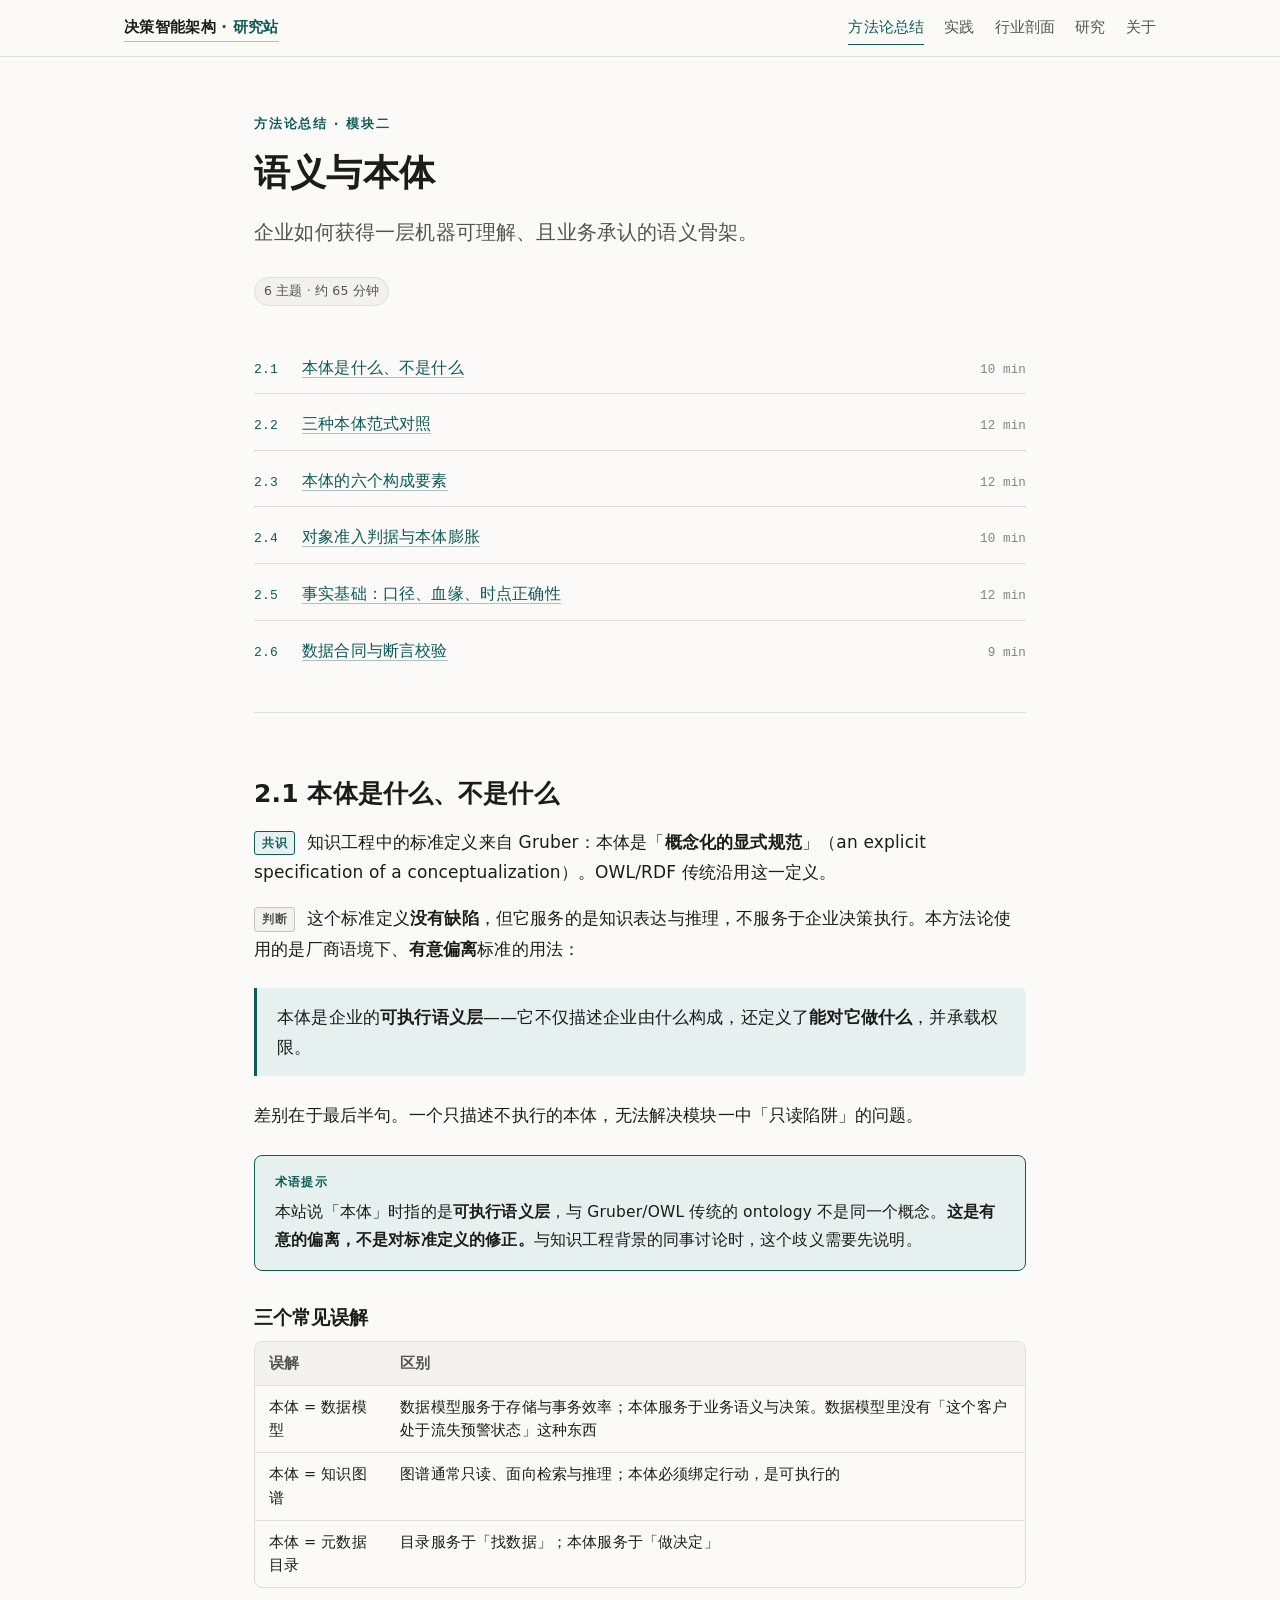
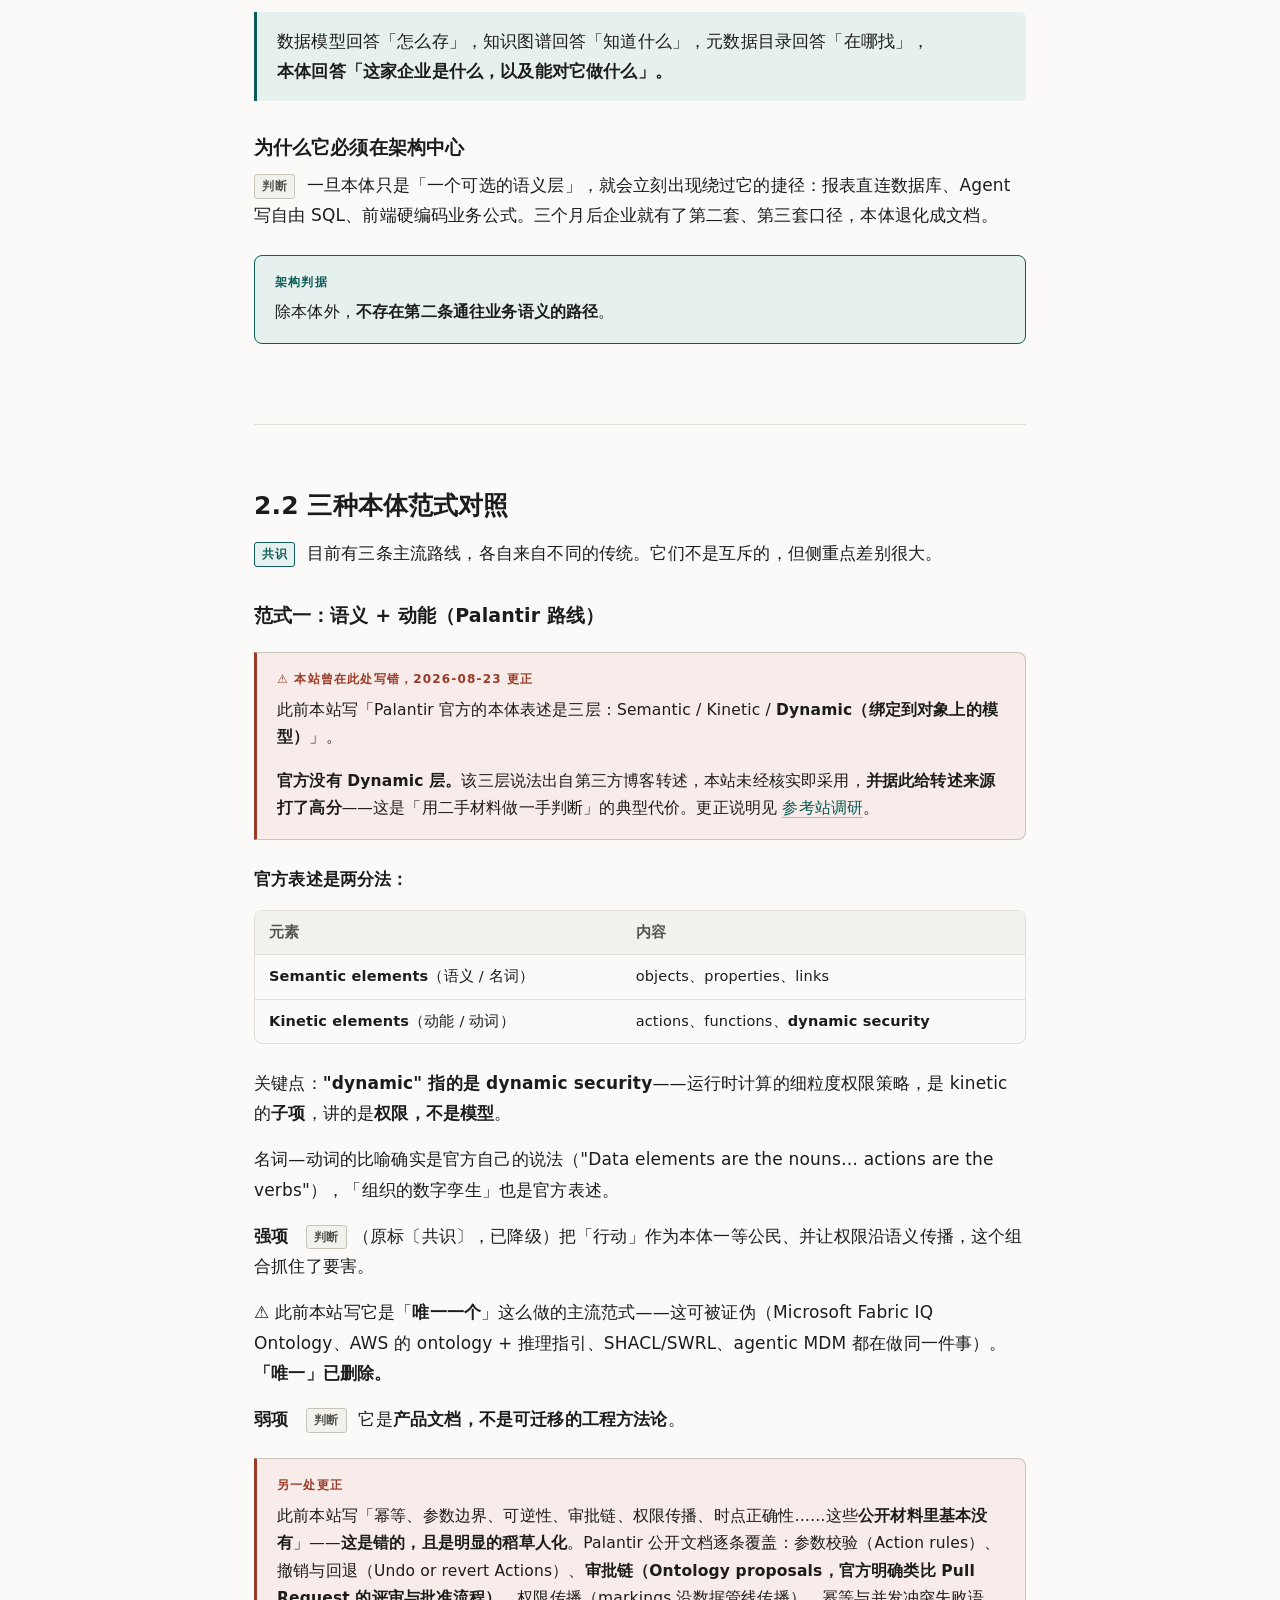
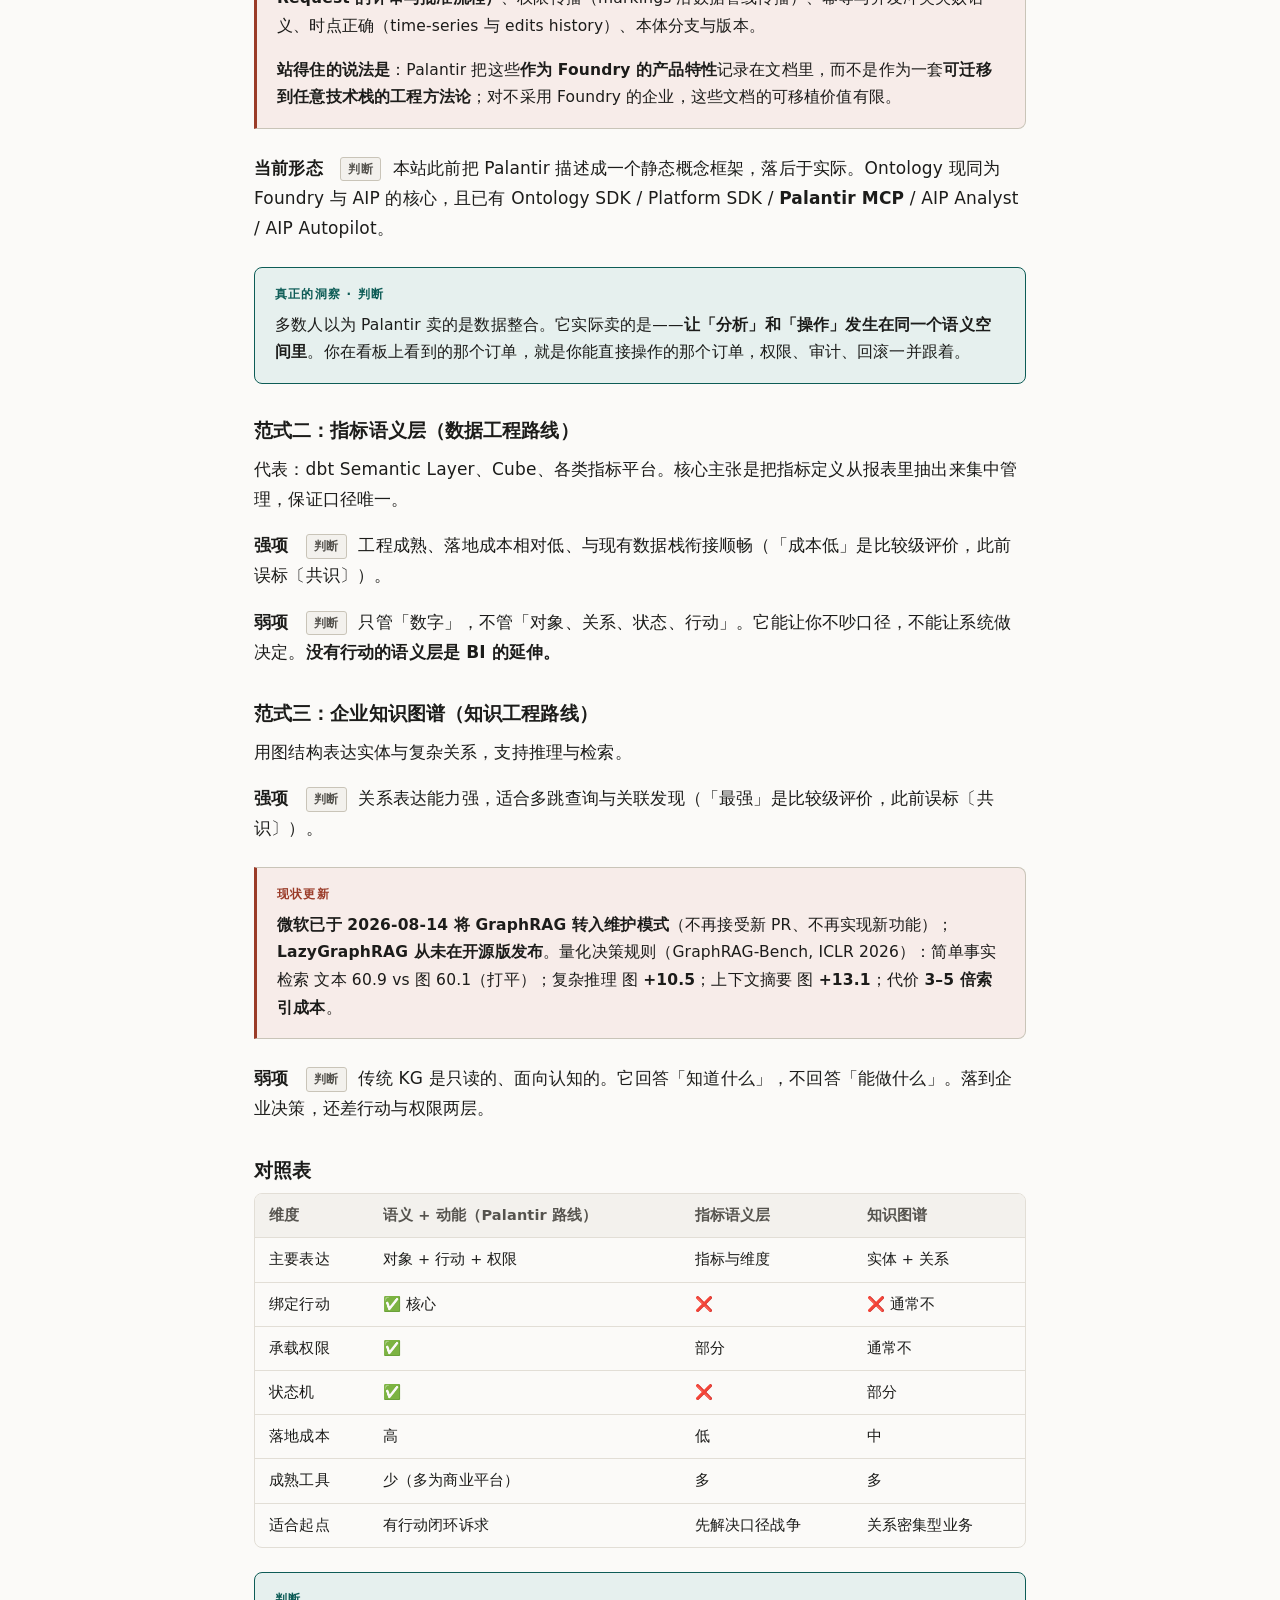
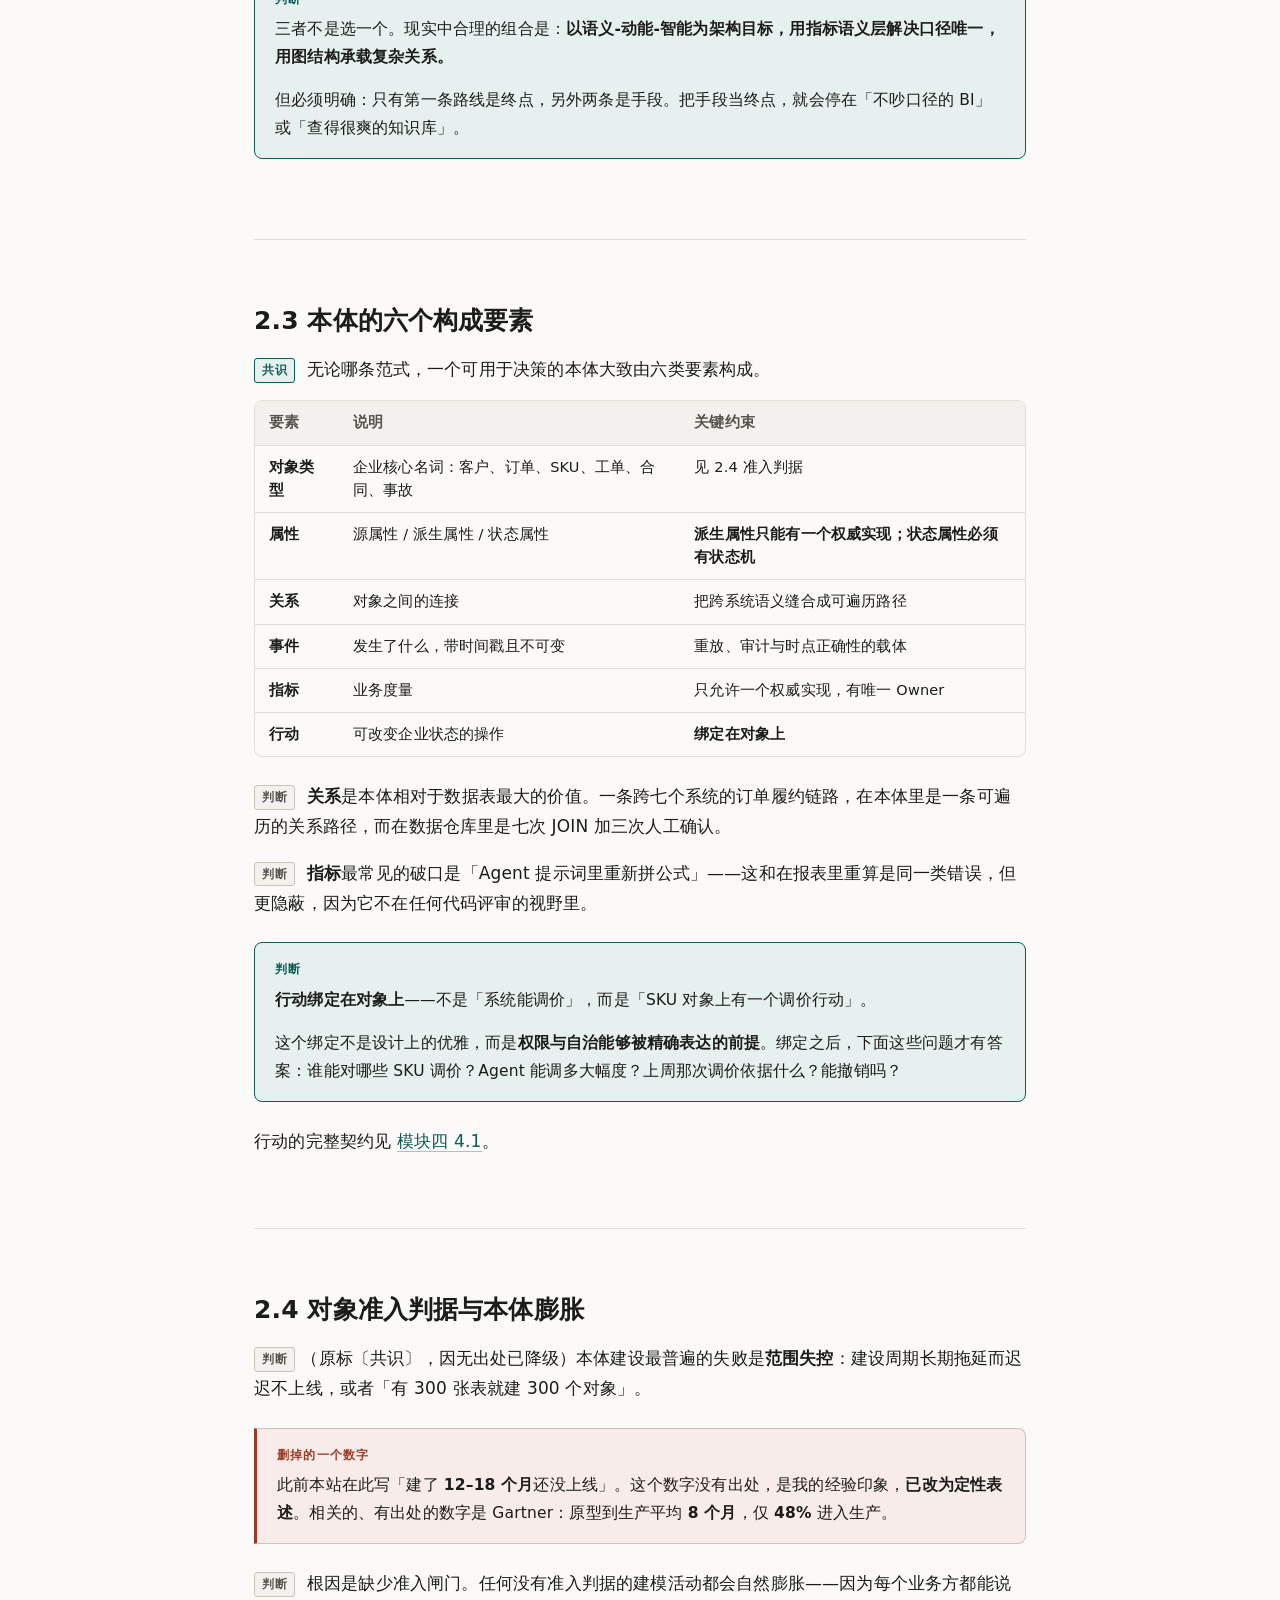
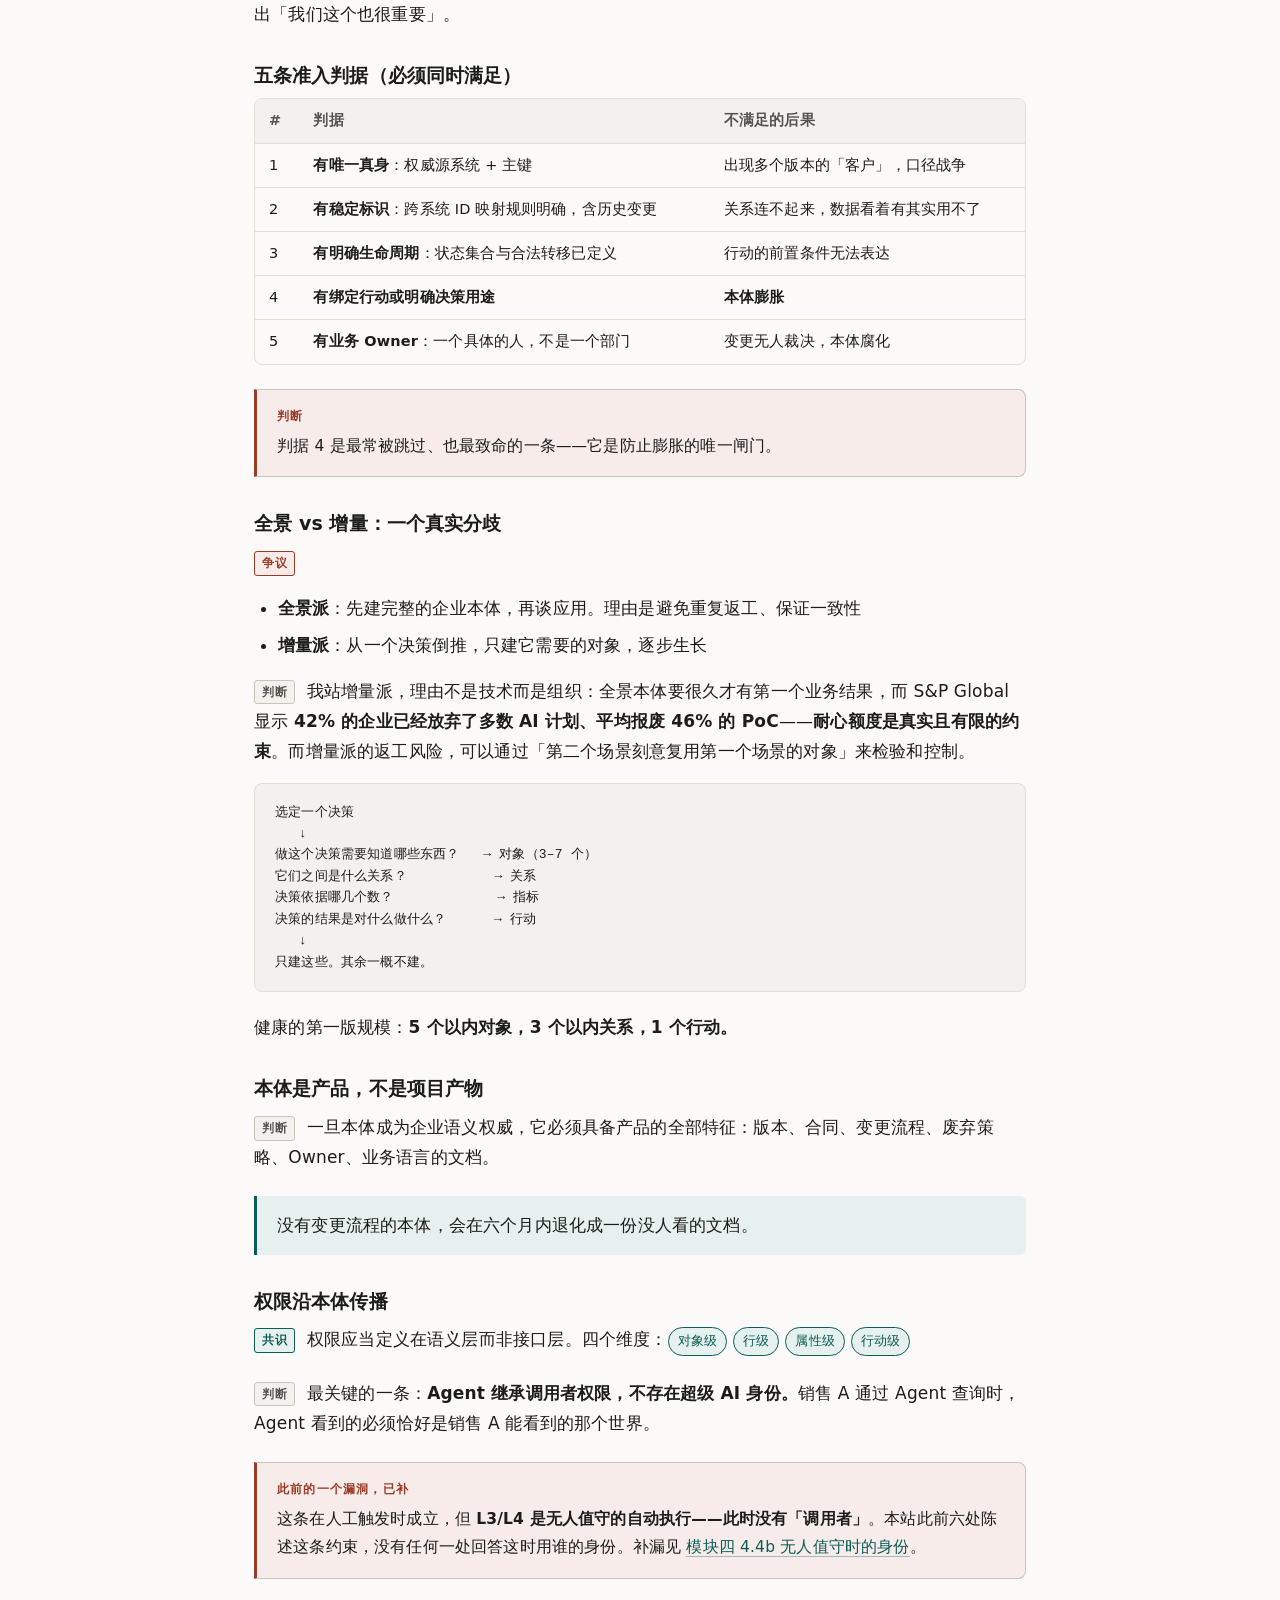
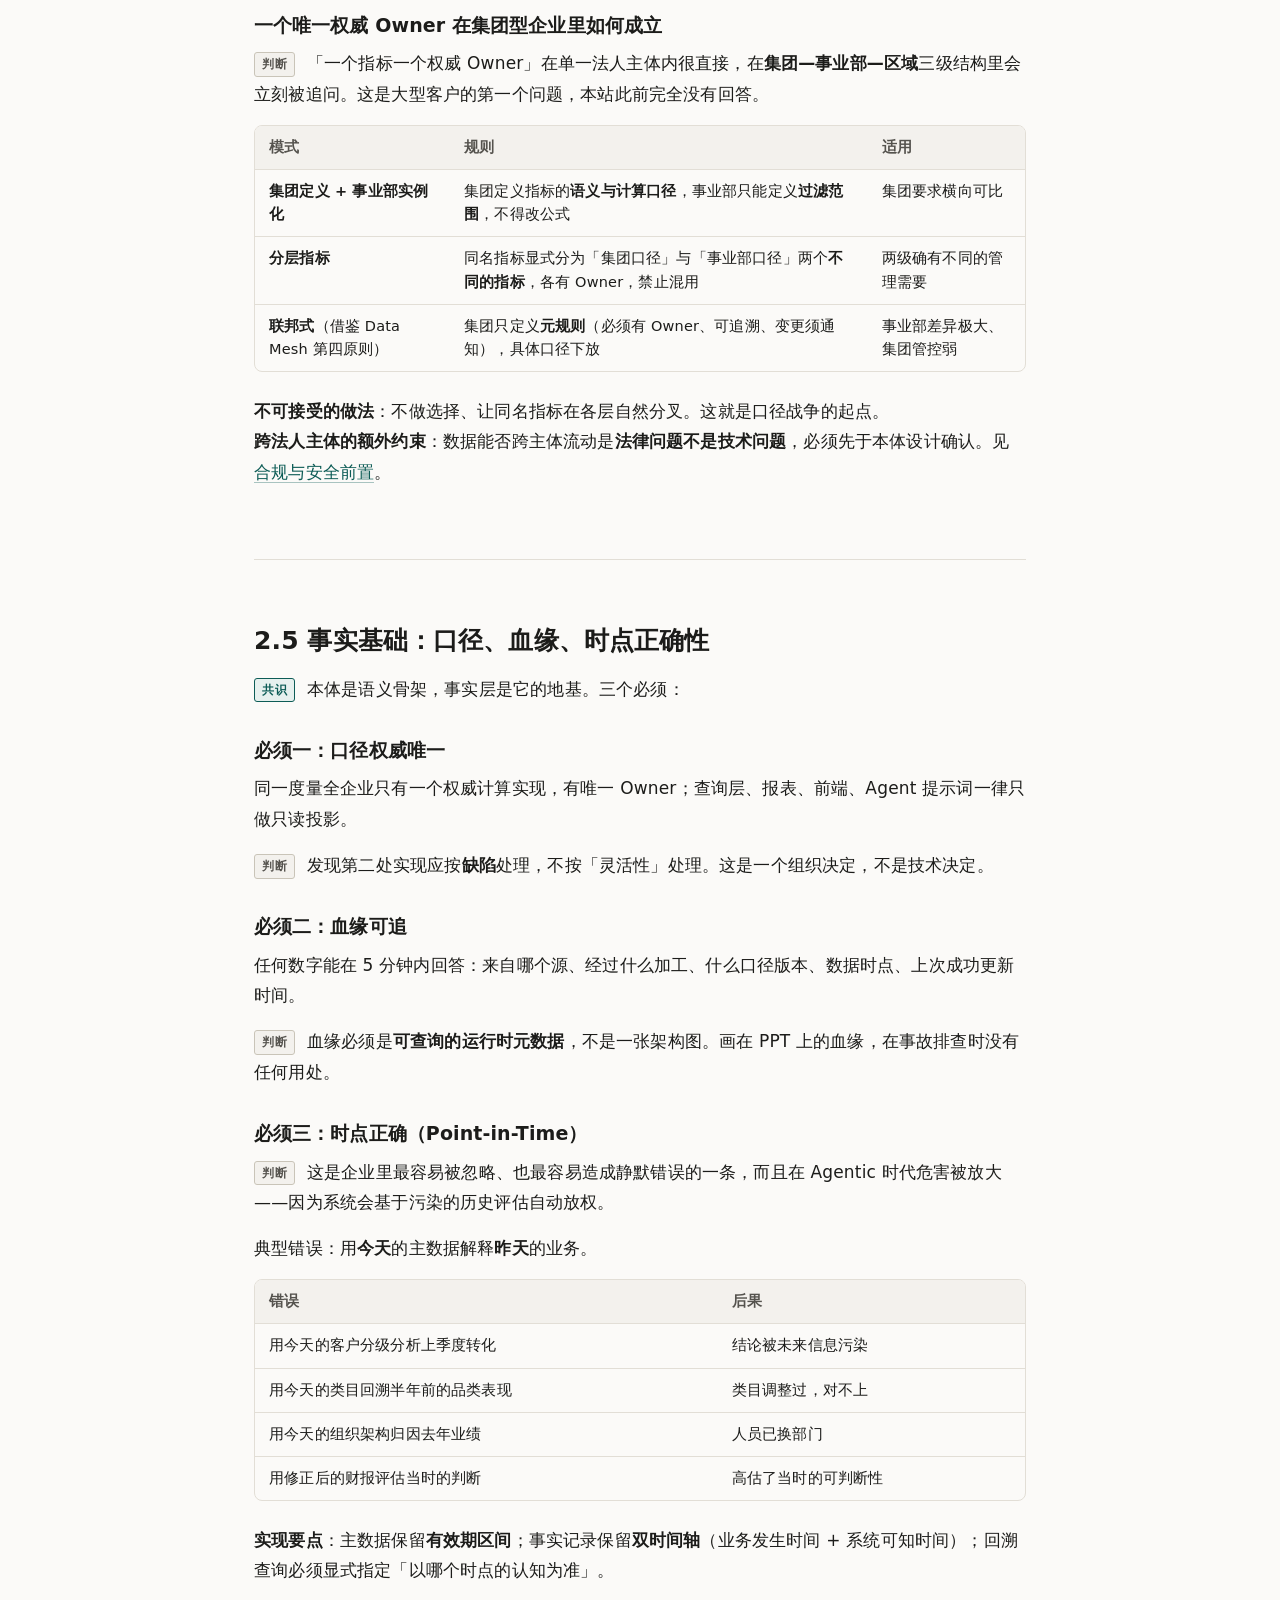
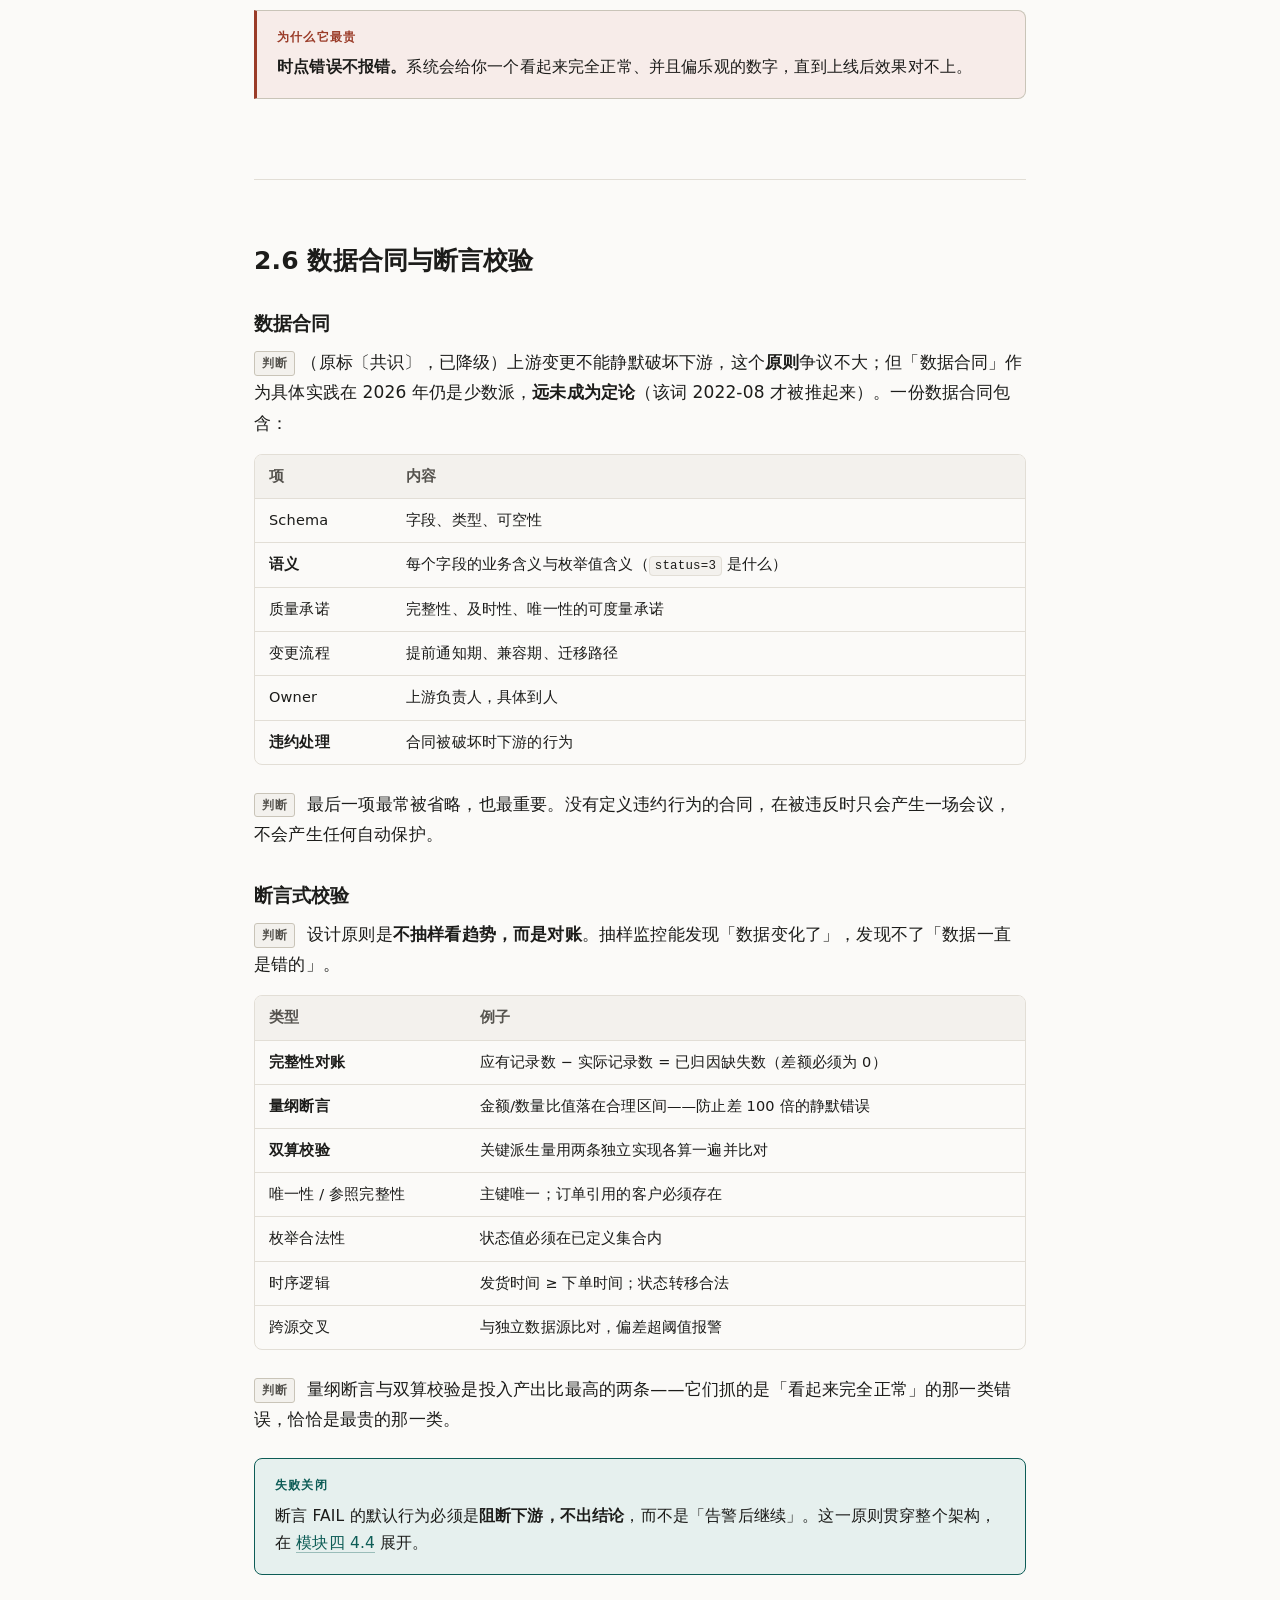
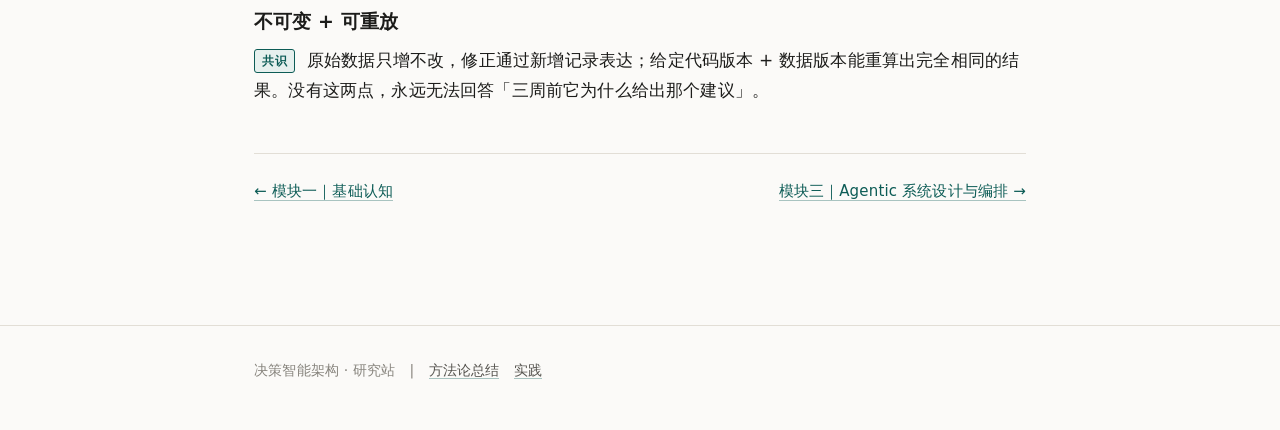
<file: site/m2-ontology.html>
<!doctype html>
<html lang="zh-CN">
<head>
<meta charset="utf-8">
<meta name="viewport" content="width=device-width,initial-scale=1">
<title>模块二｜语义与本体 — 方法论总结</title>
<link rel="stylesheet" href="assets/styles.css">
</head>
<body>
<nav class="nav"><div class="nav-inner">
<a class="nav-brand" href="index.html">决策智能架构<span> · 研究站</span></a>
<div class="nav-links">
<a href="methodology.html" class="active">方法论总结</a>
<a href="playbook.html">实践</a>
<a href="domains.html">行业剖面</a>
<a href="research.html">研究</a>
<a href="about.html">关于</a>
</div></div></nav>
<div class="wrap">
<section style="padding-bottom:16px">
<p class="eyebrow"><a href="methodology.html" style="border:0;color:inherit">方法论总结</a> · 模块二</p>
<h1>语义与本体</h1>
<p class="lede">企业如何获得一层机器可理解、且业务承认的语义骨架。</p>
<p class="meta"><span class="pill">6 主题 · 约 65 分钟</span></p>
<ul class="topics">
<li><span class="tn">2.1</span><span class="tt"><a href="#t21">本体是什么、不是什么</a></span><span class="td">10 min</span></li>
<li><span class="tn">2.2</span><span class="tt"><a href="#t22">三种本体范式对照</a></span><span class="td">12 min</span></li>
<li><span class="tn">2.3</span><span class="tt"><a href="#t23">本体的六个构成要素</a></span><span class="td">12 min</span></li>
<li><span class="tn">2.4</span><span class="tt"><a href="#t24">对象准入判据与本体膨胀</a></span><span class="td">10 min</span></li>
<li><span class="tn">2.5</span><span class="tt"><a href="#t25">事实基础：口径、血缘、时点正确性</a></span><span class="td">12 min</span></li>
<li><span class="tn">2.6</span><span class="tt"><a href="#t26">数据合同与断言校验</a></span><span class="td">9 min</span></li>
</ul>
</section>

<hr class="hr">

<section id="t21">
<h2 style="margin-top:0">2.1 本体是什么、不是什么</h2>
<p><span class="mk mk-c">共识</span> 知识工程中的标准定义来自 Gruber：本体是「<strong>概念化的显式规范</strong>」（an explicit specification of a conceptualization）。OWL/RDF 传统沿用这一定义。</p>
<p><span class="mk mk-j">判断</span> 这个标准定义<strong>没有缺陷</strong>，但它服务的是知识表达与推理，不服务于企业决策执行。本方法论使用的是厂商语境下、<strong>有意偏离</strong>标准的用法：</p>
<blockquote><p>本体是企业的<strong>可执行语义层</strong>——它不仅描述企业由什么构成，还定义了<strong>能对它做什么</strong>，并承载权限。</p></blockquote>
<p>差别在于最后半句。一个只描述不执行的本体，无法解决模块一中「只读陷阱」的问题。</p>
<div class="rule"><span class="tag">术语提示</span><p>本站说「本体」时指的是<strong>可执行语义层</strong>，与 Gruber/OWL 传统的 ontology 不是同一个概念。<strong>这是有意的偏离，不是对标准定义的修正。</strong>与知识工程背景的同事讨论时，这个歧义需要先说明。</p></div>

<h3>三个常见误解</h3>
<div class="tw"><table>
<tr><th>误解</th><th>区别</th></tr>
<tr><td>本体 = 数据模型</td><td>数据模型服务于存储与事务效率；本体服务于业务语义与决策。数据模型里没有「这个客户处于流失预警状态」这种东西</td></tr>
<tr><td>本体 = 知识图谱</td><td>图谱通常只读、面向检索与推理；本体必须绑定行动，是可执行的</td></tr>
<tr><td>本体 = 元数据目录</td><td>目录服务于「找数据」；本体服务于「做决定」</td></tr>
</table></div>
<blockquote><p>数据模型回答「怎么存」，知识图谱回答「知道什么」，元数据目录回答「在哪找」，<br><strong>本体回答「这家企业是什么，以及能对它做什么」。</strong></p></blockquote>

<h3>为什么它必须在架构中心</h3>
<p><span class="mk mk-j">判断</span> 一旦本体只是「一个可选的语义层」，就会立刻出现绕过它的捷径：报表直连数据库、Agent 写自由 SQL、前端硬编码业务公式。三个月后企业就有了第二套、第三套口径，本体退化成文档。</p>
<div class="rule"><span class="tag">架构判据</span><p>除本体外，<strong>不存在第二条通往业务语义的路径</strong>。</p></div>
</section>

<hr class="hr">

<section id="t22">
<h2 style="margin-top:0">2.2 三种本体范式对照</h2>
<p><span class="mk mk-c">共识</span> 目前有三条主流路线，各自来自不同的传统。它们不是互斥的，但侧重点差别很大。</p>

<h3>范式一：语义 + 动能（Palantir 路线）</h3>
<div class="callout"><span class="tag">⚠️ 本站曾在此处写错，2026-08-23 更正</span>
<p>此前本站写「Palantir 官方的本体表述是三层：Semantic / Kinetic / <strong>Dynamic（绑定到对象上的模型）</strong>」。</p>
<p><strong>官方没有 Dynamic 层。</strong>该三层说法出自第三方博客转述，本站未经核实即采用，<strong>并据此给转述来源打了高分</strong>——这是「用二手材料做一手判断」的典型代价。更正说明见 <a href="research.html#survey">参考站调研</a>。</p></div>

<p><strong>官方表述是两分法：</strong></p>
<div class="tw"><table>
<tr><th>元素</th><th>内容</th></tr>
<tr><td><strong>Semantic elements</strong>（语义 / 名词）</td><td>objects、properties、links</td></tr>
<tr><td><strong>Kinetic elements</strong>（动能 / 动词）</td><td>actions、functions、<strong>dynamic security</strong></td></tr>
</table></div>
<p>关键点：<strong>"dynamic" 指的是 dynamic security</strong>——运行时计算的细粒度权限策略，是 kinetic 的<strong>子项</strong>，讲的是<strong>权限，不是模型</strong>。</p>
<p>名词—动词的比喻确实是官方自己的说法（"Data elements are the nouns… actions are the verbs"），「组织的数字孪生」也是官方表述。</p>

<p><strong>强项</strong>　<span class="mk mk-j">判断</span>（原标〔共识〕，已降级）把「行动」作为本体一等公民、并让权限沿语义传播，这个组合抓住了要害。</p>
<p>⚠️ 此前本站写它是「<strong>唯一一个</strong>」这么做的主流范式——这可被证伪（Microsoft Fabric IQ Ontology、AWS 的 ontology + 推理指引、SHACL/SWRL、agentic MDM 都在做同一件事）。<strong>「唯一」已删除。</strong></p>
<p><strong>弱项</strong>　<span class="mk mk-j">判断</span> 它是<strong>产品文档，不是可迁移的工程方法论</strong>。</p>
<div class="callout"><span class="tag">另一处更正</span>
<p>此前本站写「幂等、参数边界、可逆性、审批链、权限传播、时点正确性……这些<strong>公开材料里基本没有</strong>」——<strong>这是错的，且是明显的稻草人化</strong>。Palantir 公开文档逐条覆盖：参数校验（Action rules）、撤销与回退（Undo or revert Actions）、<strong>审批链（Ontology proposals，官方明确类比 Pull Request 的评审与批准流程）</strong>、权限传播（markings 沿数据管线传播）、幂等与并发冲突失败语义、时点正确（time-series 与 edits history）、本体分支与版本。</p>
<p><strong>站得住的说法是</strong>：Palantir 把这些<strong>作为 Foundry 的产品特性</strong>记录在文档里，而不是作为一套<strong>可迁移到任意技术栈的工程方法论</strong>；对不采用 Foundry 的企业，这些文档的可移植价值有限。</p></div>
<p><strong>当前形态</strong>　<span class="mk mk-j">判断</span> 本站此前把 Palantir 描述成一个静态概念框架，落后于实际。Ontology 现同为 Foundry 与 AIP 的核心，且已有 Ontology SDK / Platform SDK / <strong>Palantir MCP</strong> / AIP Analyst / AIP Autopilot。</p>
<div class="rule"><span class="tag">真正的洞察 · 判断</span><p>多数人以为 Palantir 卖的是数据整合。它实际卖的是——<strong>让「分析」和「操作」发生在同一个语义空间里</strong>。你在看板上看到的那个订单，就是你能直接操作的那个订单，权限、审计、回滚一并跟着。</p></div>

<h3>范式二：指标语义层（数据工程路线）</h3>
<p>代表：dbt Semantic Layer、Cube、各类指标平台。核心主张是把指标定义从报表里抽出来集中管理，保证口径唯一。</p>
<p><strong>强项</strong>　<span class="mk mk-j">判断</span> 工程成熟、落地成本相对低、与现有数据栈衔接顺畅（「成本低」是比较级评价，此前误标〔共识〕）。</p>
<p><strong>弱项</strong>　<span class="mk mk-j">判断</span> 只管「数字」，不管「对象、关系、状态、行动」。它能让你不吵口径，不能让系统做决定。<strong>没有行动的语义层是 BI 的延伸。</strong></p>

<h3>范式三：企业知识图谱（知识工程路线）</h3>
<p>用图结构表达实体与复杂关系，支持推理与检索。</p>
<p><strong>强项</strong>　<span class="mk mk-j">判断</span> 关系表达能力强，适合多跳查询与关联发现（「最强」是比较级评价，此前误标〔共识〕）。</p>
<div class="callout"><span class="tag">现状更新</span><p><strong>微软已于 2026-08-14 将 GraphRAG 转入维护模式</strong>（不再接受新 PR、不再实现新功能）；<strong>LazyGraphRAG 从未在开源版发布</strong>。量化决策规则（GraphRAG-Bench, ICLR 2026）：简单事实检索 文本 60.9 vs 图 60.1（打平）；复杂推理 图 <strong>+10.5</strong>；上下文摘要 图 <strong>+13.1</strong>；代价 <strong>3–5 倍索引成本</strong>。</p></div>
<p><strong>弱项</strong>　<span class="mk mk-j">判断</span> 传统 KG 是只读的、面向认知的。它回答「知道什么」，不回答「能做什么」。落到企业决策，还差行动与权限两层。</p>

<h3>对照表</h3>
<div class="tw"><table>
<tr><th>维度</th><th>语义 + 动能（Palantir 路线）</th><th>指标语义层</th><th>知识图谱</th></tr>
<tr><td>主要表达</td><td>对象 + 行动 + 权限</td><td>指标与维度</td><td>实体 + 关系</td></tr>
<tr><td>绑定行动</td><td>✅ 核心</td><td>❌</td><td>❌ 通常不</td></tr>
<tr><td>承载权限</td><td>✅</td><td>部分</td><td>通常不</td></tr>
<tr><td>状态机</td><td>✅</td><td>❌</td><td>部分</td></tr>
<tr><td>落地成本</td><td>高</td><td>低</td><td>中</td></tr>
<tr><td>成熟工具</td><td>少（多为商业平台）</td><td>多</td><td>多</td></tr>
<tr><td>适合起点</td><td>有行动闭环诉求</td><td>先解决口径战争</td><td>关系密集型业务</td></tr>
</table></div>
<div class="rule"><span class="tag">判断</span><p>三者不是选一个。现实中合理的组合是：<strong>以语义-动能-智能为架构目标，用指标语义层解决口径唯一，用图结构承载复杂关系。</strong></p>
<p>但必须明确：只有第一条路线是终点，另外两条是手段。把手段当终点，就会停在「不吵口径的 BI」或「查得很爽的知识库」。</p></div>
</section>

<hr class="hr">

<section id="t23">
<h2 style="margin-top:0">2.3 本体的六个构成要素</h2>
<p><span class="mk mk-c">共识</span> 无论哪条范式，一个可用于决策的本体大致由六类要素构成。</p>
<div class="tw"><table>
<tr><th>要素</th><th>说明</th><th>关键约束</th></tr>
<tr><td><strong>对象类型</strong></td><td>企业核心名词：客户、订单、SKU、工单、合同、事故</td><td>见 2.4 准入判据</td></tr>
<tr><td><strong>属性</strong></td><td>源属性 / 派生属性 / 状态属性</td><td><strong>派生属性只能有一个权威实现；状态属性必须有状态机</strong></td></tr>
<tr><td><strong>关系</strong></td><td>对象之间的连接</td><td>把跨系统语义缝合成可遍历路径</td></tr>
<tr><td><strong>事件</strong></td><td>发生了什么，带时间戳且不可变</td><td>重放、审计与时点正确性的载体</td></tr>
<tr><td><strong>指标</strong></td><td>业务度量</td><td>只允许一个权威实现，有唯一 Owner</td></tr>
<tr><td><strong>行动</strong></td><td>可改变企业状态的操作</td><td><strong>绑定在对象上</strong></td></tr>
</table></div>

<p><span class="mk mk-j">判断</span> <strong>关系</strong>是本体相对于数据表最大的价值。一条跨七个系统的订单履约链路，在本体里是一条可遍历的关系路径，而在数据仓库里是七次 JOIN 加三次人工确认。</p>

<p><span class="mk mk-j">判断</span> <strong>指标</strong>最常见的破口是「Agent 提示词里重新拼公式」——这和在报表里重算是同一类错误，但更隐蔽，因为它不在任何代码评审的视野里。</p>

<div class="rule"><span class="tag">判断</span><p><strong>行动绑定在对象上</strong>——不是「系统能调价」，而是「SKU 对象上有一个调价行动」。</p>
<p>这个绑定不是设计上的优雅，而是<strong>权限与自治能够被精确表达的前提</strong>。绑定之后，下面这些问题才有答案：谁能对哪些 SKU 调价？Agent 能调多大幅度？上周那次调价依据什么？能撤销吗？</p></div>
<p>行动的完整契约见 <a href="m4-adoption.html#t41">模块四 4.1</a>。</p>
</section>

<hr class="hr">

<section id="t24">
<h2 style="margin-top:0">2.4 对象准入判据与本体膨胀</h2>
<p><span class="mk mk-j">判断</span>（原标〔共识〕，因无出处已降级）本体建设最普遍的失败是<strong>范围失控</strong>：建设周期长期拖延而迟迟不上线，或者「有 300 张表就建 300 个对象」。</p>
<div class="callout"><span class="tag">删掉的一个数字</span><p>此前本站在此写「建了 <strong>12–18 个月</strong>还没上线」。这个数字没有出处，是我的经验印象，<strong>已改为定性表述</strong>。相关的、有出处的数字是 Gartner：原型到生产平均 <strong>8 个月</strong>，仅 <strong>48%</strong> 进入生产。</p></div>
<p><span class="mk mk-j">判断</span> 根因是缺少准入闸门。任何没有准入判据的建模活动都会自然膨胀——因为每个业务方都能说出「我们这个也很重要」。</p>

<h3>五条准入判据（必须同时满足）</h3>
<div class="tw"><table>
<tr><th>#</th><th>判据</th><th>不满足的后果</th></tr>
<tr><td>1</td><td><strong>有唯一真身</strong>：权威源系统 + 主键</td><td>出现多个版本的「客户」，口径战争</td></tr>
<tr><td>2</td><td><strong>有稳定标识</strong>：跨系统 ID 映射规则明确，含历史变更</td><td>关系连不起来，数据看着有其实用不了</td></tr>
<tr><td>3</td><td><strong>有明确生命周期</strong>：状态集合与合法转移已定义</td><td>行动的前置条件无法表达</td></tr>
<tr><td>4</td><td><strong>有绑定行动或明确决策用途</strong></td><td><strong>本体膨胀</strong></td></tr>
<tr><td>5</td><td><strong>有业务 Owner</strong>：一个具体的人，不是一个部门</td><td>变更无人裁决，本体腐化</td></tr>
</table></div>
<div class="callout"><span class="tag">判断</span><p>判据 4 是最常被跳过、也最致命的一条——它是防止膨胀的唯一闸门。</p></div>

<h3>全景 vs 增量：一个真实分歧</h3>
<p><span class="mk mk-d">争议</span></p>
<ul>
<li><strong>全景派</strong>：先建完整的企业本体，再谈应用。理由是避免重复返工、保证一致性</li>
<li><strong>增量派</strong>：从一个决策倒推，只建它需要的对象，逐步生长</li>
</ul>
<p><span class="mk mk-j">判断</span> 我站增量派，理由不是技术而是组织：全景本体要很久才有第一个业务结果，而 S&amp;P Global 显示 <strong>42% 的企业已经放弃了多数 AI 计划、平均报废 46% 的 PoC</strong>——<strong>耐心额度是真实且有限的约束</strong>。而增量派的返工风险，可以通过「第二个场景刻意复用第一个场景的对象」来检验和控制。</p>
<pre><code>选定一个决策
   ↓
做这个决策需要知道哪些东西？   → 对象（3–7 个）
它们之间是什么关系？           → 关系
决策依据哪几个数？             → 指标
决策的结果是对什么做什么？      → 行动
   ↓
只建这些。其余一概不建。</code></pre>
<p>健康的第一版规模：<strong>5 个以内对象，3 个以内关系，1 个行动。</strong></p>

<h3>本体是产品，不是项目产物</h3>
<p><span class="mk mk-j">判断</span> 一旦本体成为企业语义权威，它必须具备产品的全部特征：版本、合同、变更流程、废弃策略、Owner、业务语言的文档。</p>
<blockquote><p>没有变更流程的本体，会在六个月内退化成一份没人看的文档。</p></blockquote>

<h3>权限沿本体传播</h3>
<p><span class="mk mk-c">共识</span> 权限应当定义在语义层而非接口层。四个维度：<span class="pill on">对象级</span><span class="pill on">行级</span><span class="pill on">属性级</span><span class="pill on">行动级</span></p>
<p><span class="mk mk-j">判断</span> 最关键的一条：<strong>Agent 继承调用者权限，不存在超级 AI 身份。</strong>销售 A 通过 Agent 查询时，Agent 看到的必须恰好是销售 A 能看到的那个世界。</p>
<div class="callout"><span class="tag">此前的一个漏洞，已补</span><p>这条在人工触发时成立，但 <strong>L3/L4 是无人值守的自动执行——此时没有「调用者」</strong>。本站此前六处陈述这条约束，没有任何一处回答这时用谁的身份。补漏见 <a href="m4-adoption.html#t44b">模块四 4.4b 无人值守时的身份</a>。</p></div>

<h3>一个唯一权威 Owner 在集团型企业里如何成立</h3>
<p><span class="mk mk-j">判断</span> 「一个指标一个权威 Owner」在单一法人主体内很直接，在<strong>集团—事业部—区域</strong>三级结构里会立刻被追问。这是大型客户的第一个问题，本站此前完全没有回答。</p>
<div class="tw"><table>
<tr><th>模式</th><th>规则</th><th>适用</th></tr>
<tr><td><strong>集团定义 + 事业部实例化</strong></td><td>集团定义指标的<strong>语义与计算口径</strong>，事业部只能定义<strong>过滤范围</strong>，不得改公式</td><td>集团要求横向可比</td></tr>
<tr><td><strong>分层指标</strong></td><td>同名指标显式分为「集团口径」与「事业部口径」两个<strong>不同的指标</strong>，各有 Owner，禁止混用</td><td>两级确有不同的管理需要</td></tr>
<tr><td><strong>联邦式</strong>（借鉴 Data Mesh 第四原则）</td><td>集团只定义<strong>元规则</strong>（必须有 Owner、可追溯、变更须通知），具体口径下放</td><td>事业部差异极大、集团管控弱</td></tr>
</table></div>
<p><strong>不可接受的做法</strong>：不做选择、让同名指标在各层自然分叉。这就是口径战争的起点。<br>
<strong>跨法人主体的额外约束</strong>：数据能否跨主体流动是<strong>法律问题不是技术问题</strong>，必须先于本体设计确认。见 <a href="playbook.html#compliance">合规与安全前置</a>。</p>
</section>

<hr class="hr">

<section id="t25">
<h2 style="margin-top:0">2.5 事实基础：口径、血缘、时点正确性</h2>
<p><span class="mk mk-c">共识</span> 本体是语义骨架，事实层是它的地基。三个必须：</p>

<h3>必须一：口径权威唯一</h3>
<p>同一度量全企业只有一个权威计算实现，有唯一 Owner；查询层、报表、前端、Agent 提示词一律只做只读投影。</p>
<p><span class="mk mk-j">判断</span> 发现第二处实现应按<strong>缺陷</strong>处理，不按「灵活性」处理。这是一个组织决定，不是技术决定。</p>

<h3>必须二：血缘可追</h3>
<p>任何数字能在 5 分钟内回答：来自哪个源、经过什么加工、什么口径版本、数据时点、上次成功更新时间。</p>
<p><span class="mk mk-j">判断</span> 血缘必须是<strong>可查询的运行时元数据</strong>，不是一张架构图。画在 PPT 上的血缘，在事故排查时没有任何用处。</p>

<h3>必须三：时点正确（Point-in-Time）</h3>
<p><span class="mk mk-j">判断</span> 这是企业里最容易被忽略、也最容易造成静默错误的一条，而且在 Agentic 时代危害被放大——因为系统会基于污染的历史评估自动放权。</p>
<p>典型错误：用<strong>今天</strong>的主数据解释<strong>昨天</strong>的业务。</p>
<div class="tw"><table>
<tr><th>错误</th><th>后果</th></tr>
<tr><td>用今天的客户分级分析上季度转化</td><td>结论被未来信息污染</td></tr>
<tr><td>用今天的类目回溯半年前的品类表现</td><td>类目调整过，对不上</td></tr>
<tr><td>用今天的组织架构归因去年业绩</td><td>人员已换部门</td></tr>
<tr><td>用修正后的财报评估当时的判断</td><td>高估了当时的可判断性</td></tr>
</table></div>
<p><strong>实现要点</strong>：主数据保留<strong>有效期区间</strong>；事实记录保留<strong>双时间轴</strong>（业务发生时间 + 系统可知时间）；回溯查询必须显式指定「以哪个时点的认知为准」。</p>
<div class="callout"><span class="tag">为什么它最贵</span><p><strong>时点错误不报错。</strong>系统会给你一个看起来完全正常、并且偏乐观的数字，直到上线后效果对不上。</p></div>
</section>

<hr class="hr">

<section id="t26">
<h2 style="margin-top:0">2.6 数据合同与断言校验</h2>

<h3>数据合同</h3>
<p><span class="mk mk-j">判断</span>（原标〔共识〕，已降级）上游变更不能静默破坏下游，这个<strong>原则</strong>争议不大；但「数据合同」作为具体实践在 2026 年仍是少数派，<strong>远未成为定论</strong>（该词 2022-08 才被推起来）。一份数据合同包含：</p>
<div class="tw"><table>
<tr><th>项</th><th>内容</th></tr>
<tr><td>Schema</td><td>字段、类型、可空性</td></tr>
<tr><td><strong>语义</strong></td><td>每个字段的业务含义与枚举值含义（<code>status=3</code> 是什么）</td></tr>
<tr><td>质量承诺</td><td>完整性、及时性、唯一性的可度量承诺</td></tr>
<tr><td>变更流程</td><td>提前通知期、兼容期、迁移路径</td></tr>
<tr><td>Owner</td><td>上游负责人，具体到人</td></tr>
<tr><td><strong>违约处理</strong></td><td>合同被破坏时下游的行为</td></tr>
</table></div>
<p><span class="mk mk-j">判断</span> 最后一项最常被省略，也最重要。没有定义违约行为的合同，在被违反时只会产生一场会议，不会产生任何自动保护。</p>

<h3>断言式校验</h3>
<p><span class="mk mk-j">判断</span> 设计原则是<strong>不抽样看趋势，而是对账</strong>。抽样监控能发现「数据变化了」，发现不了「数据一直是错的」。</p>
<div class="tw"><table>
<tr><th>类型</th><th>例子</th></tr>
<tr><td><strong>完整性对账</strong></td><td>应有记录数 − 实际记录数 = 已归因缺失数（差额必须为 0）</td></tr>
<tr><td><strong>量纲断言</strong></td><td>金额/数量比值落在合理区间——防止差 100 倍的静默错误</td></tr>
<tr><td><strong>双算校验</strong></td><td>关键派生量用两条独立实现各算一遍并比对</td></tr>
<tr><td>唯一性 / 参照完整性</td><td>主键唯一；订单引用的客户必须存在</td></tr>
<tr><td>枚举合法性</td><td>状态值必须在已定义集合内</td></tr>
<tr><td>时序逻辑</td><td>发货时间 ≥ 下单时间；状态转移合法</td></tr>
<tr><td>跨源交叉</td><td>与独立数据源比对，偏差超阈值报警</td></tr>
</table></div>
<p><span class="mk mk-j">判断</span> 量纲断言与双算校验是投入产出比最高的两条——它们抓的是「看起来完全正常」的那一类错误，恰恰是最贵的那一类。</p>
<div class="rule"><span class="tag">失败关闭</span><p>断言 FAIL 的默认行为必须是<strong>阻断下游，不出结论</strong>，而不是「告警后继续」。这一原则贯穿整个架构，在 <a href="m4-adoption.html#t44">模块四 4.4</a> 展开。</p></div>

<h3>不可变 + 可重放</h3>
<p><span class="mk mk-c">共识</span> 原始数据只增不改，修正通过新增记录表达；给定代码版本 + 数据版本能重算出完全相同的结果。没有这两点，永远无法回答「三周前它为什么给出那个建议」。</p>

<div class="prevnext">
<span><a href="m1-foundations.html">← 模块一｜基础认知</a></span>
<span><a href="m3-agentic.html">模块三｜Agentic 系统设计与编排 →</a></span>
</div>
</section>
</div>
<footer><div class="wrap">决策智能架构 · 研究站　|　<a href="methodology.html">方法论总结</a>　<a href="playbook.html">实践</a></div></footer>
</body></html>
</file>
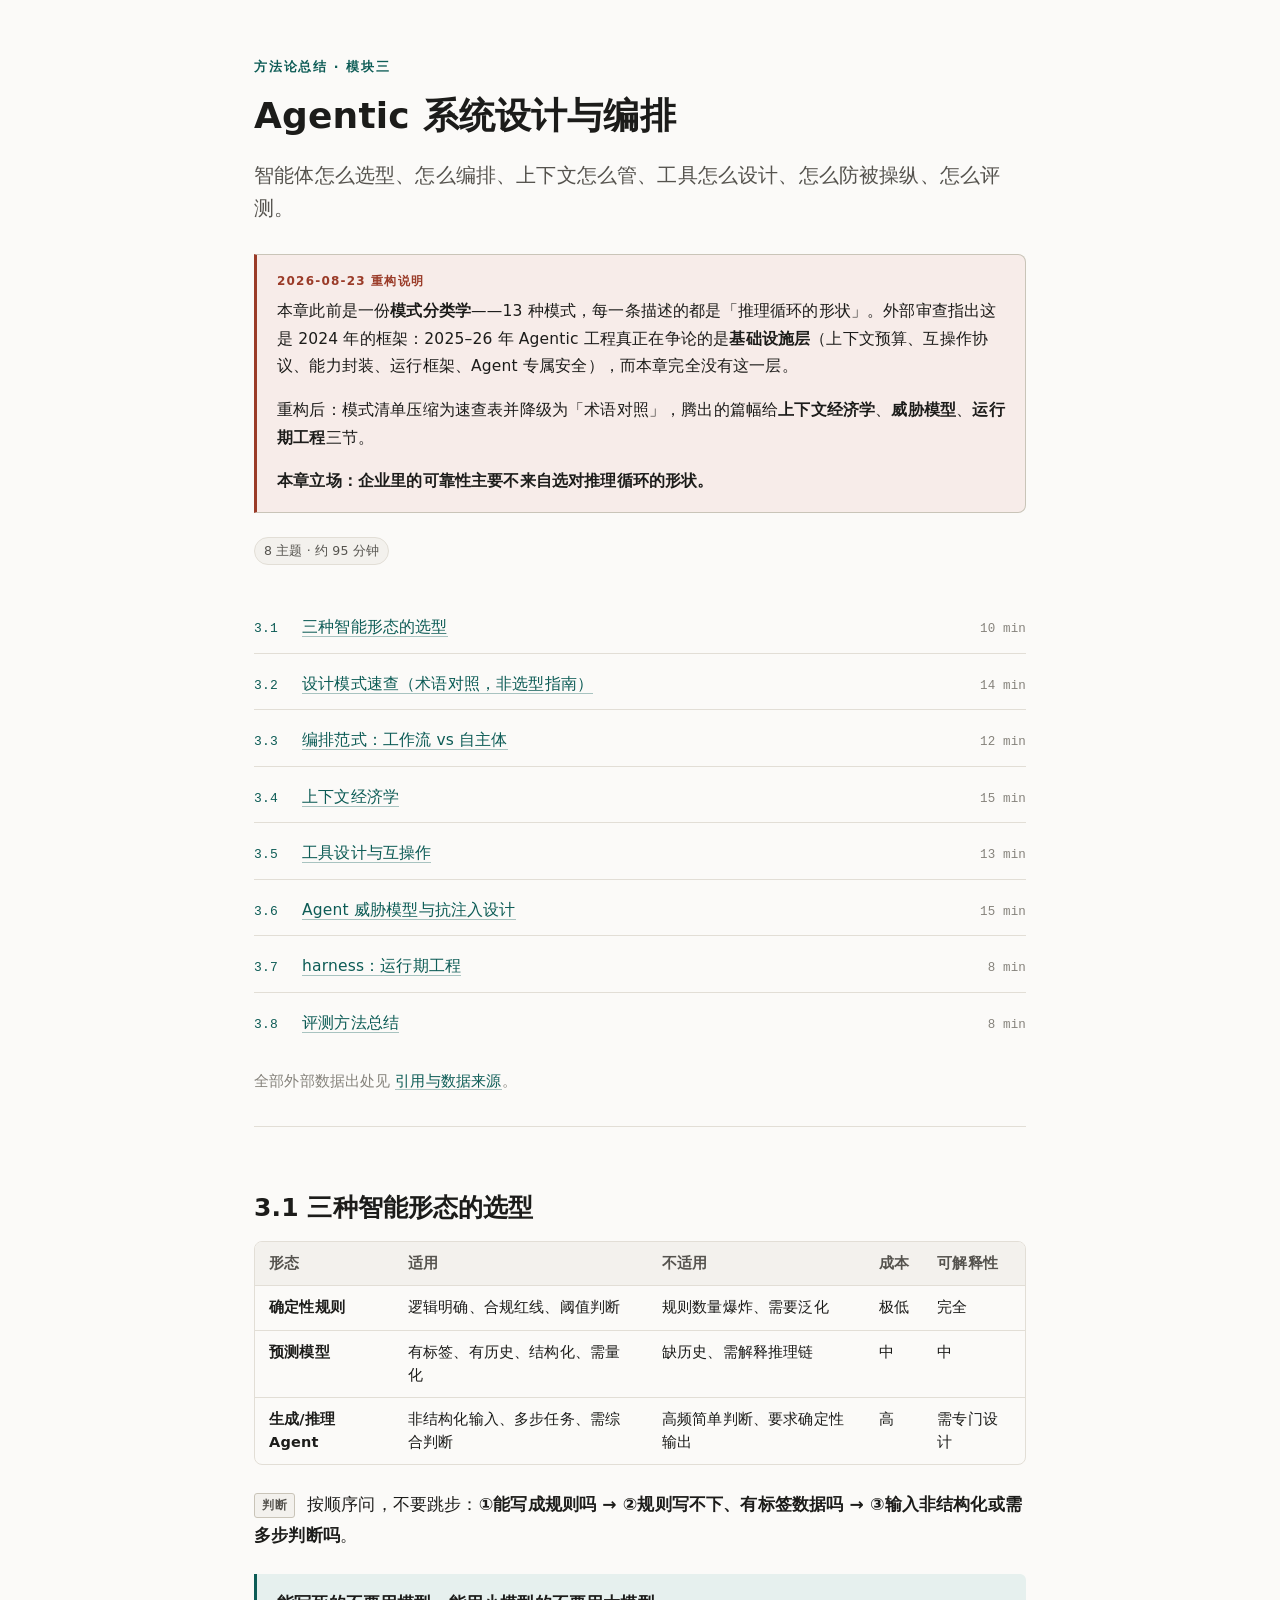
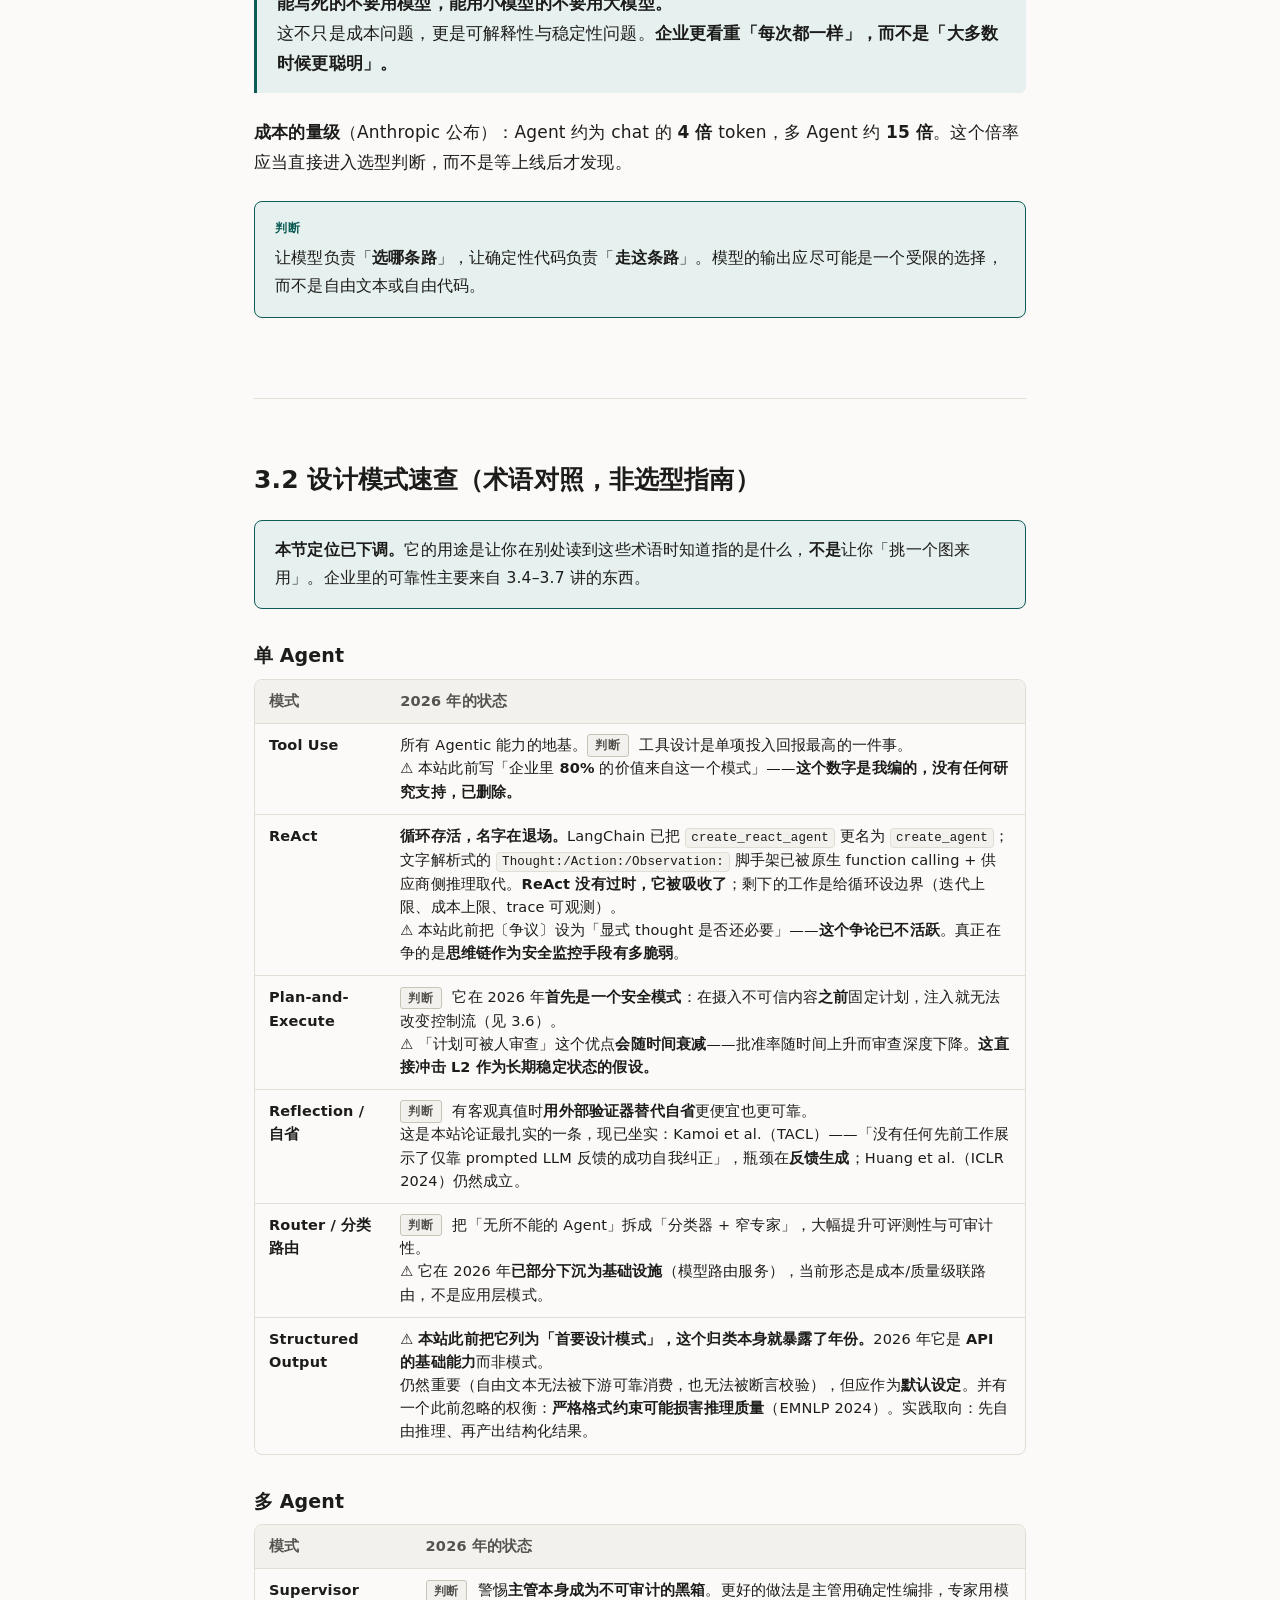
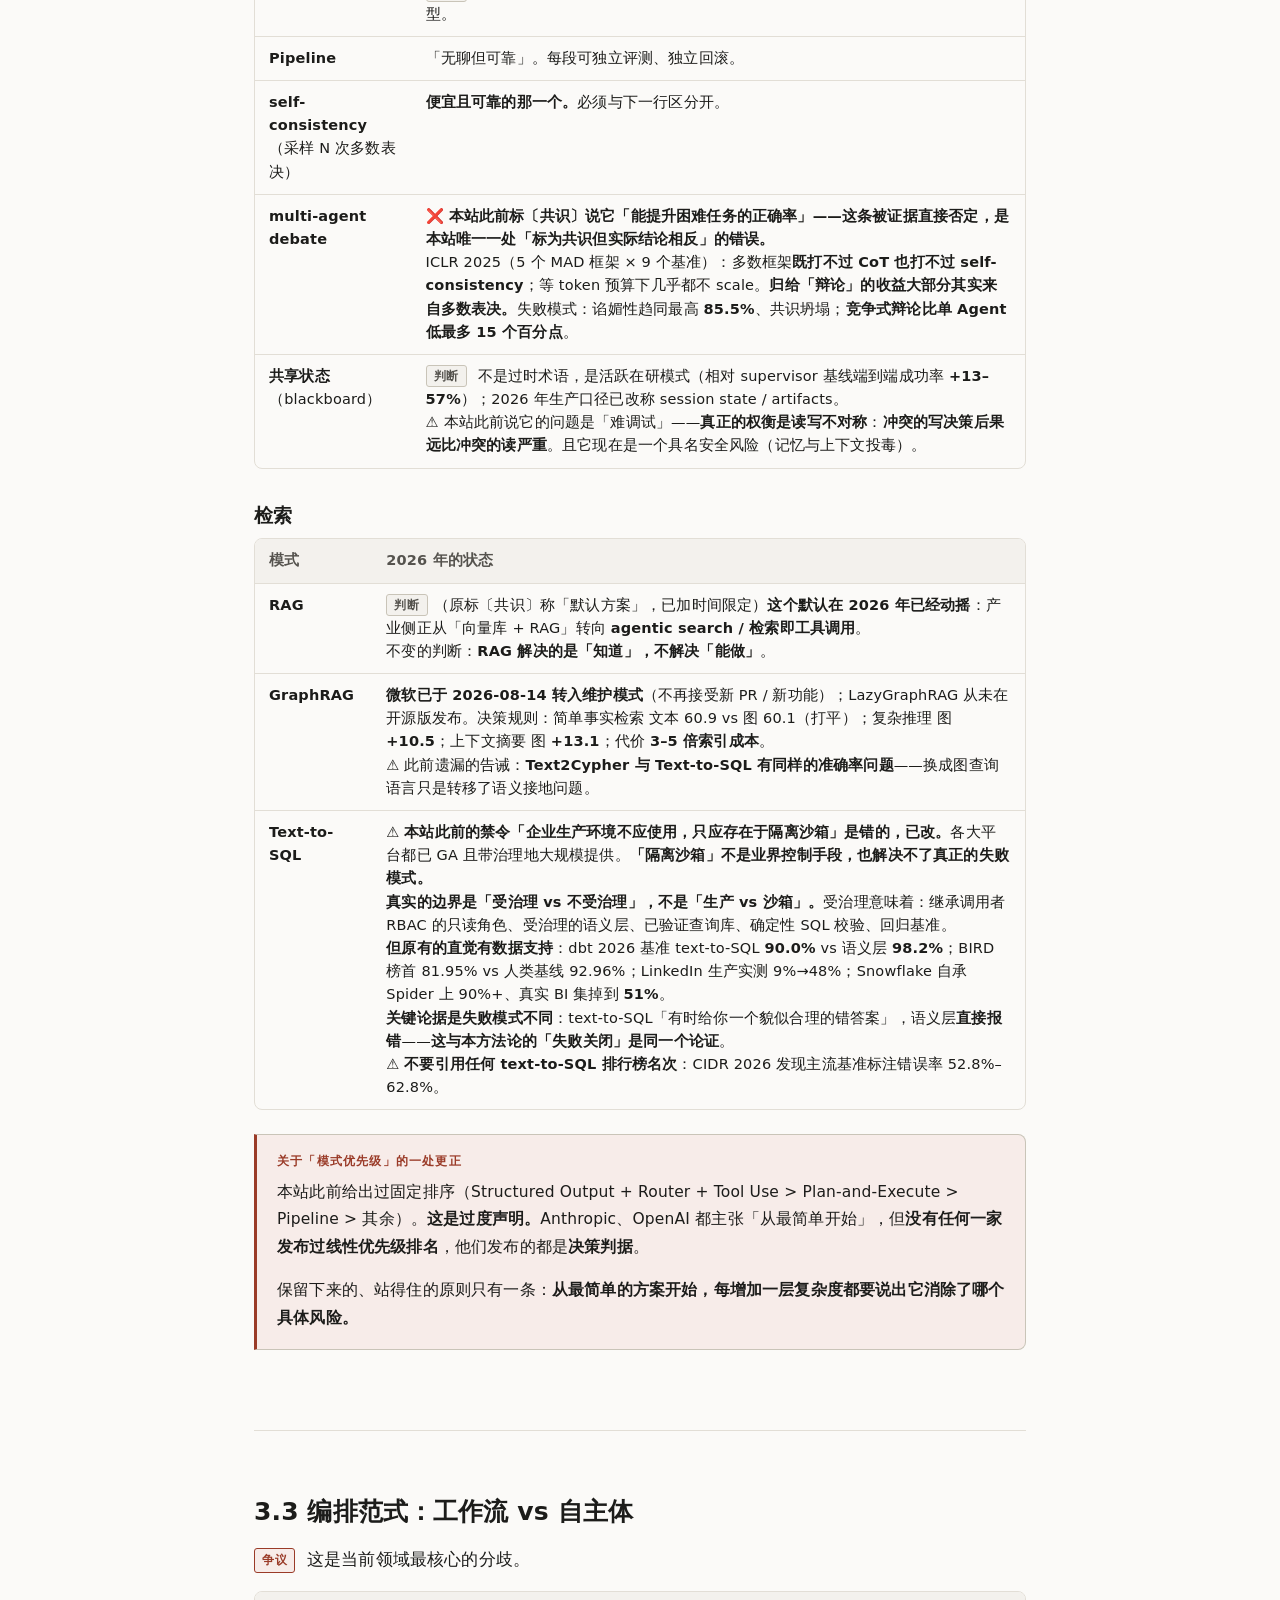
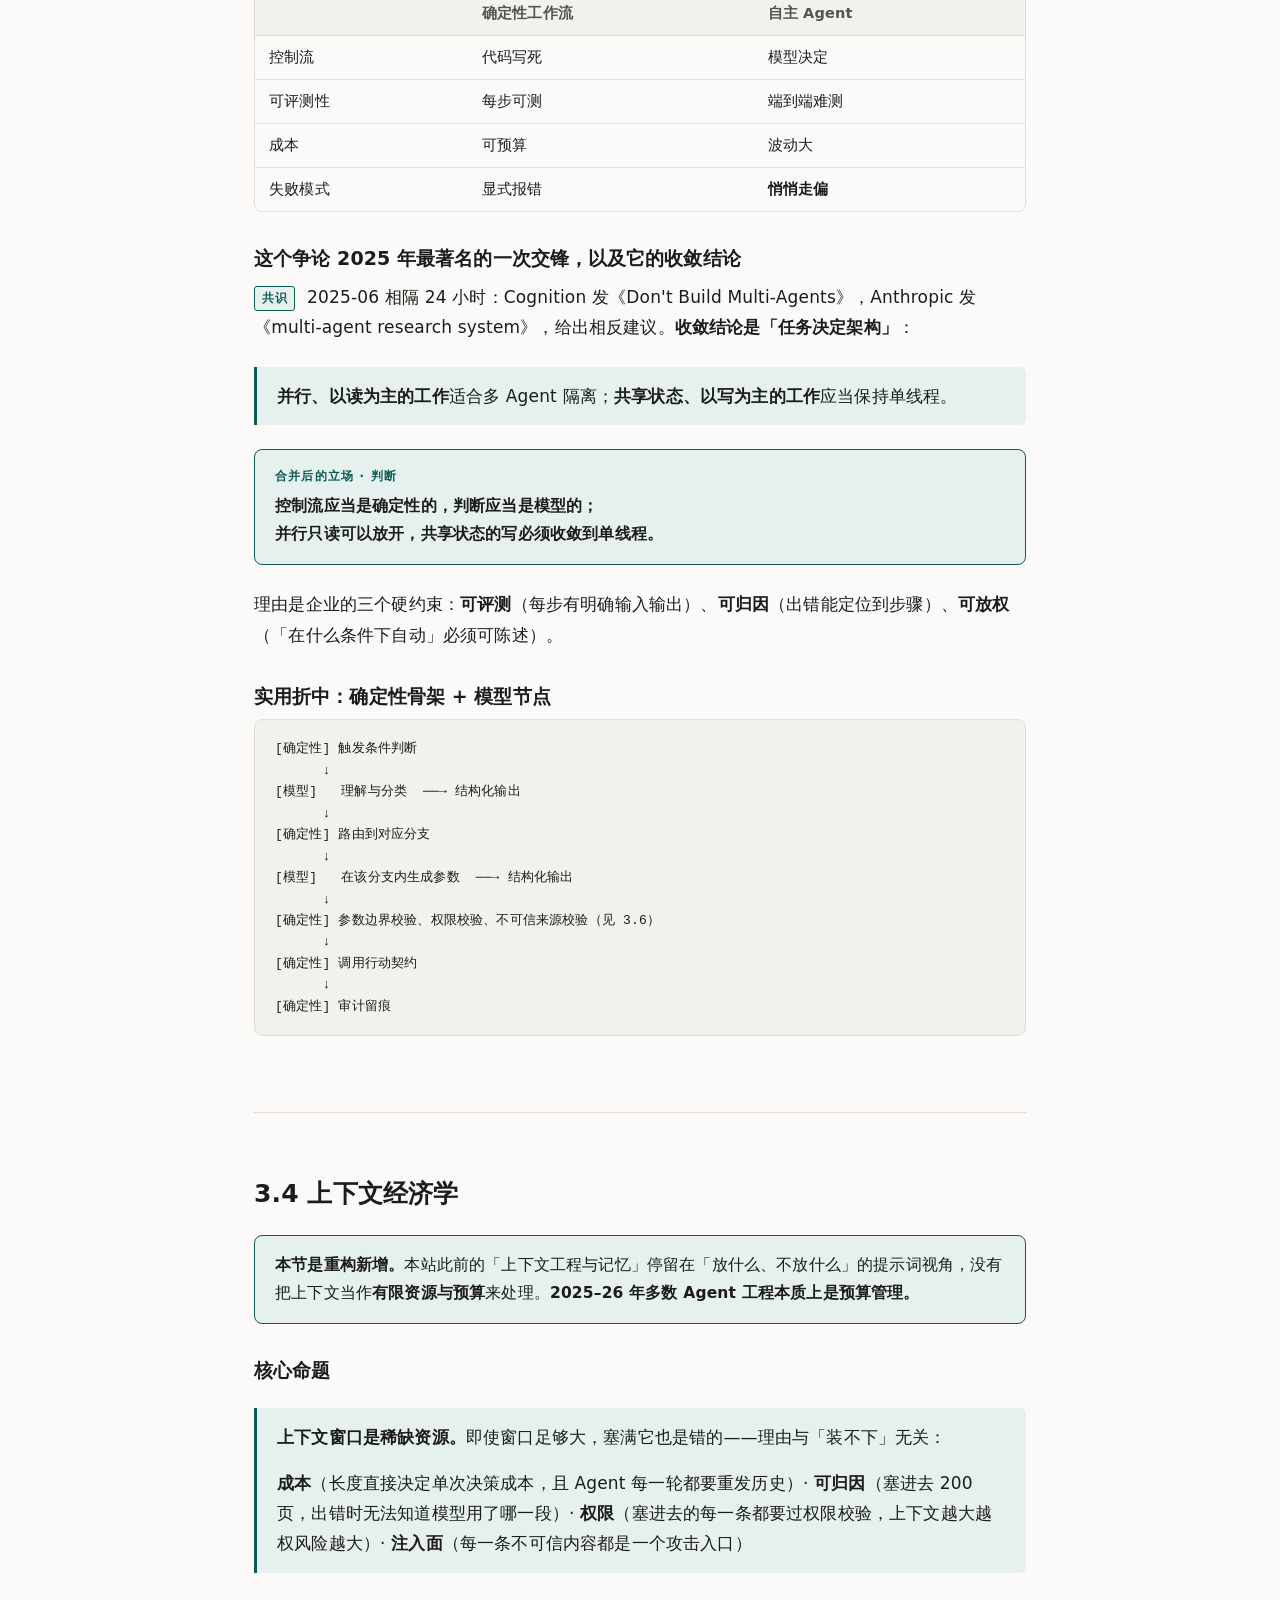
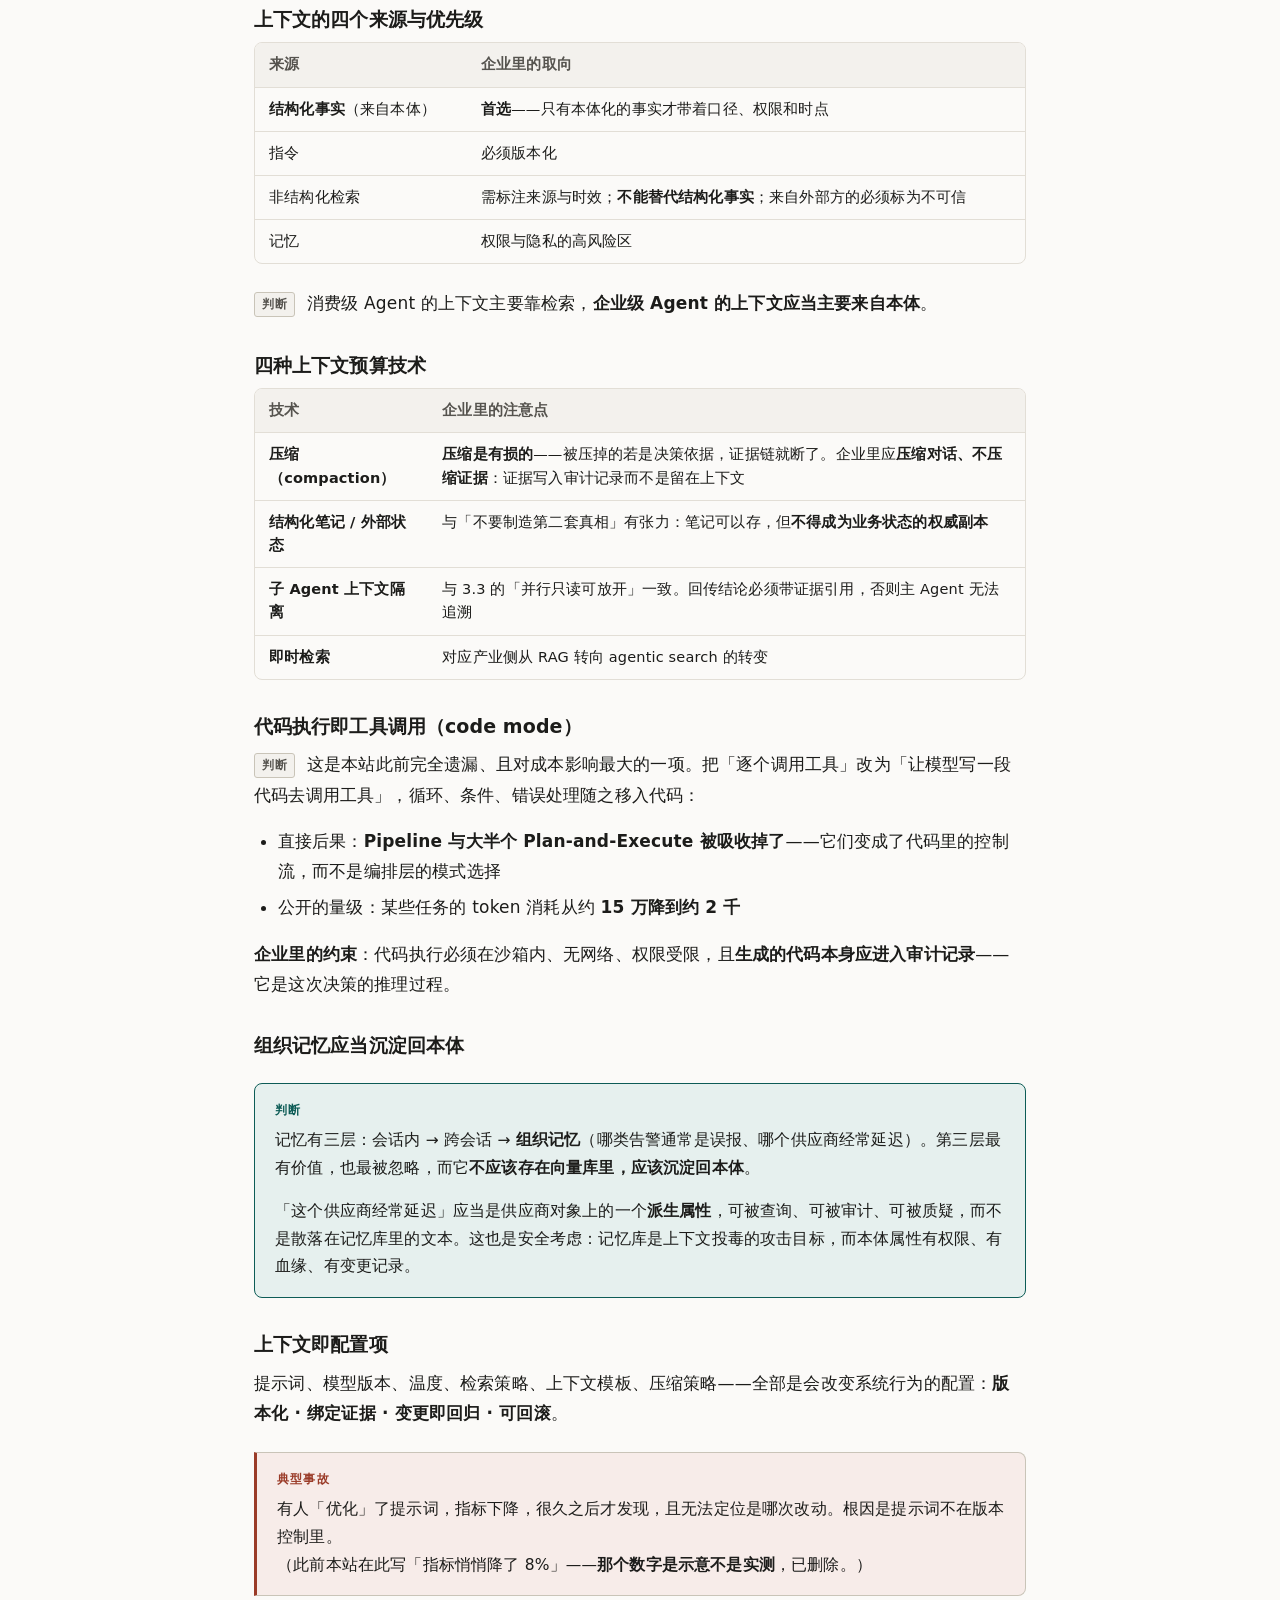
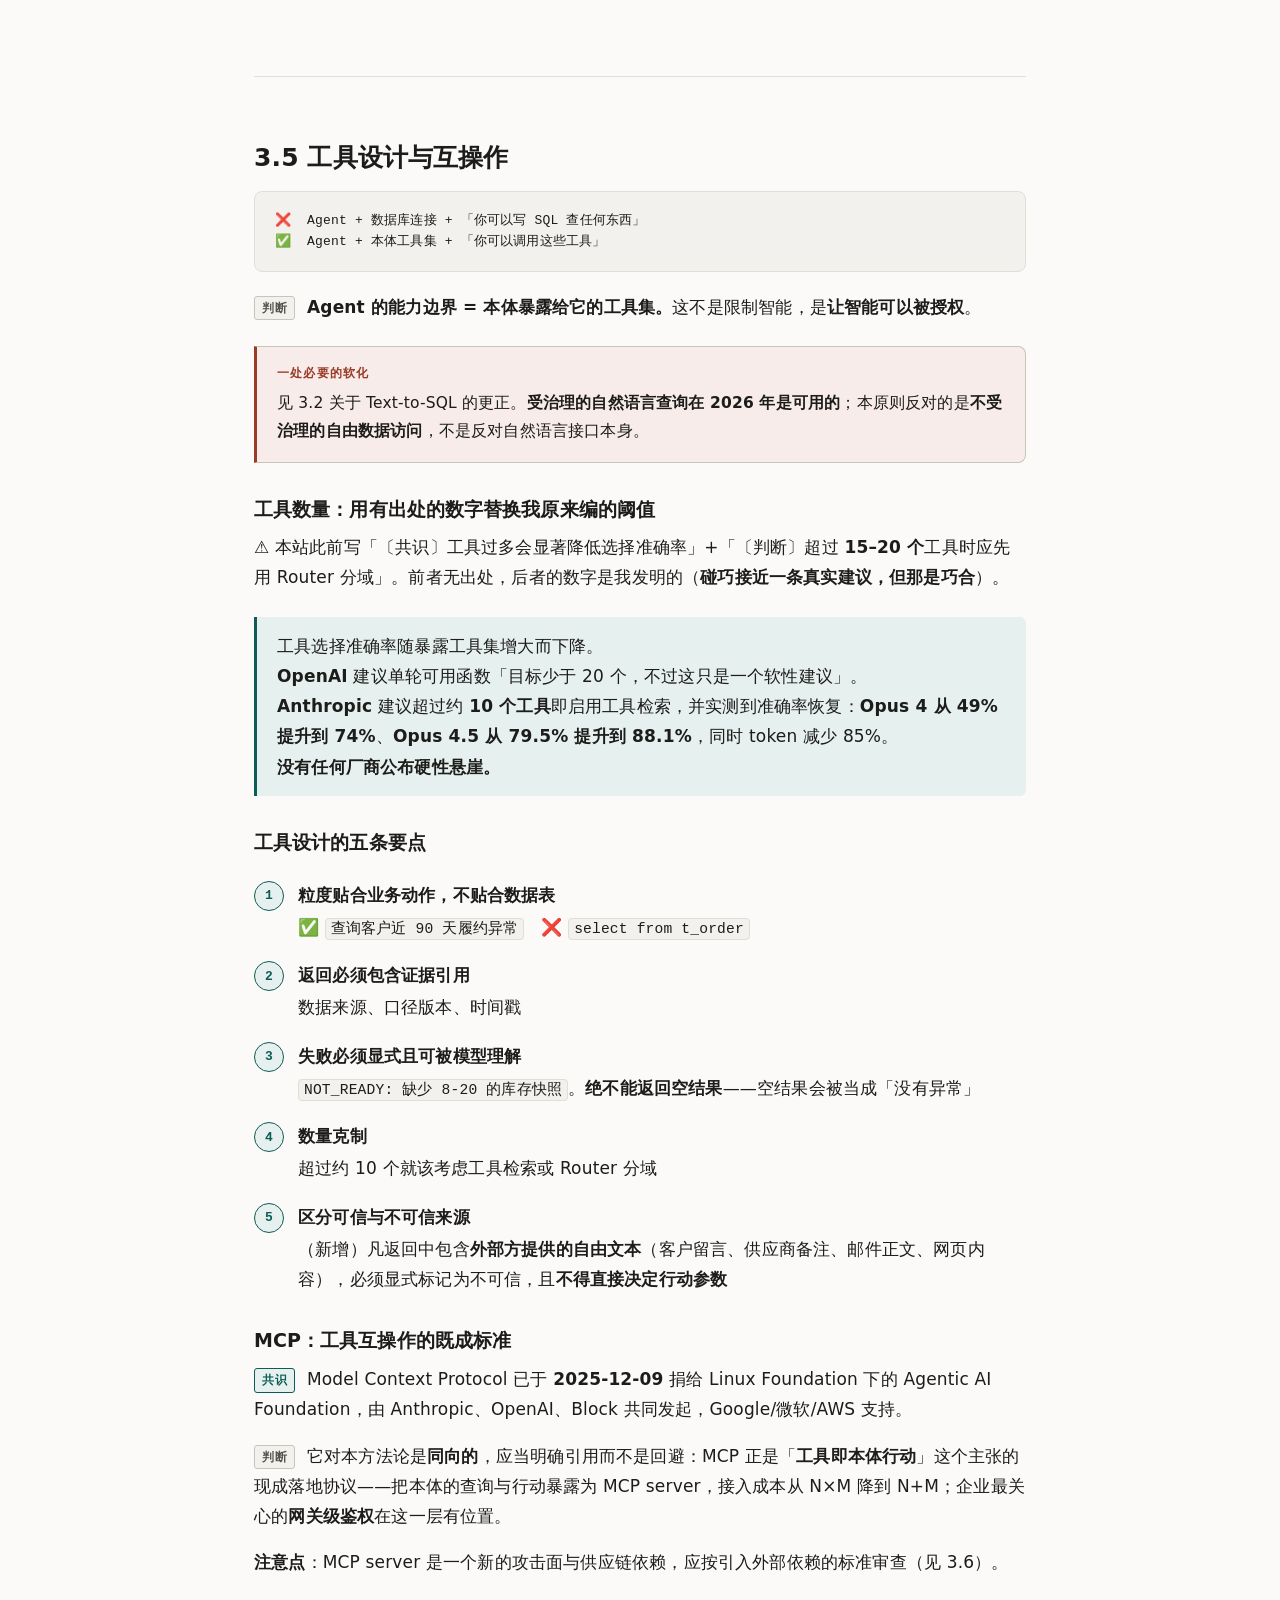
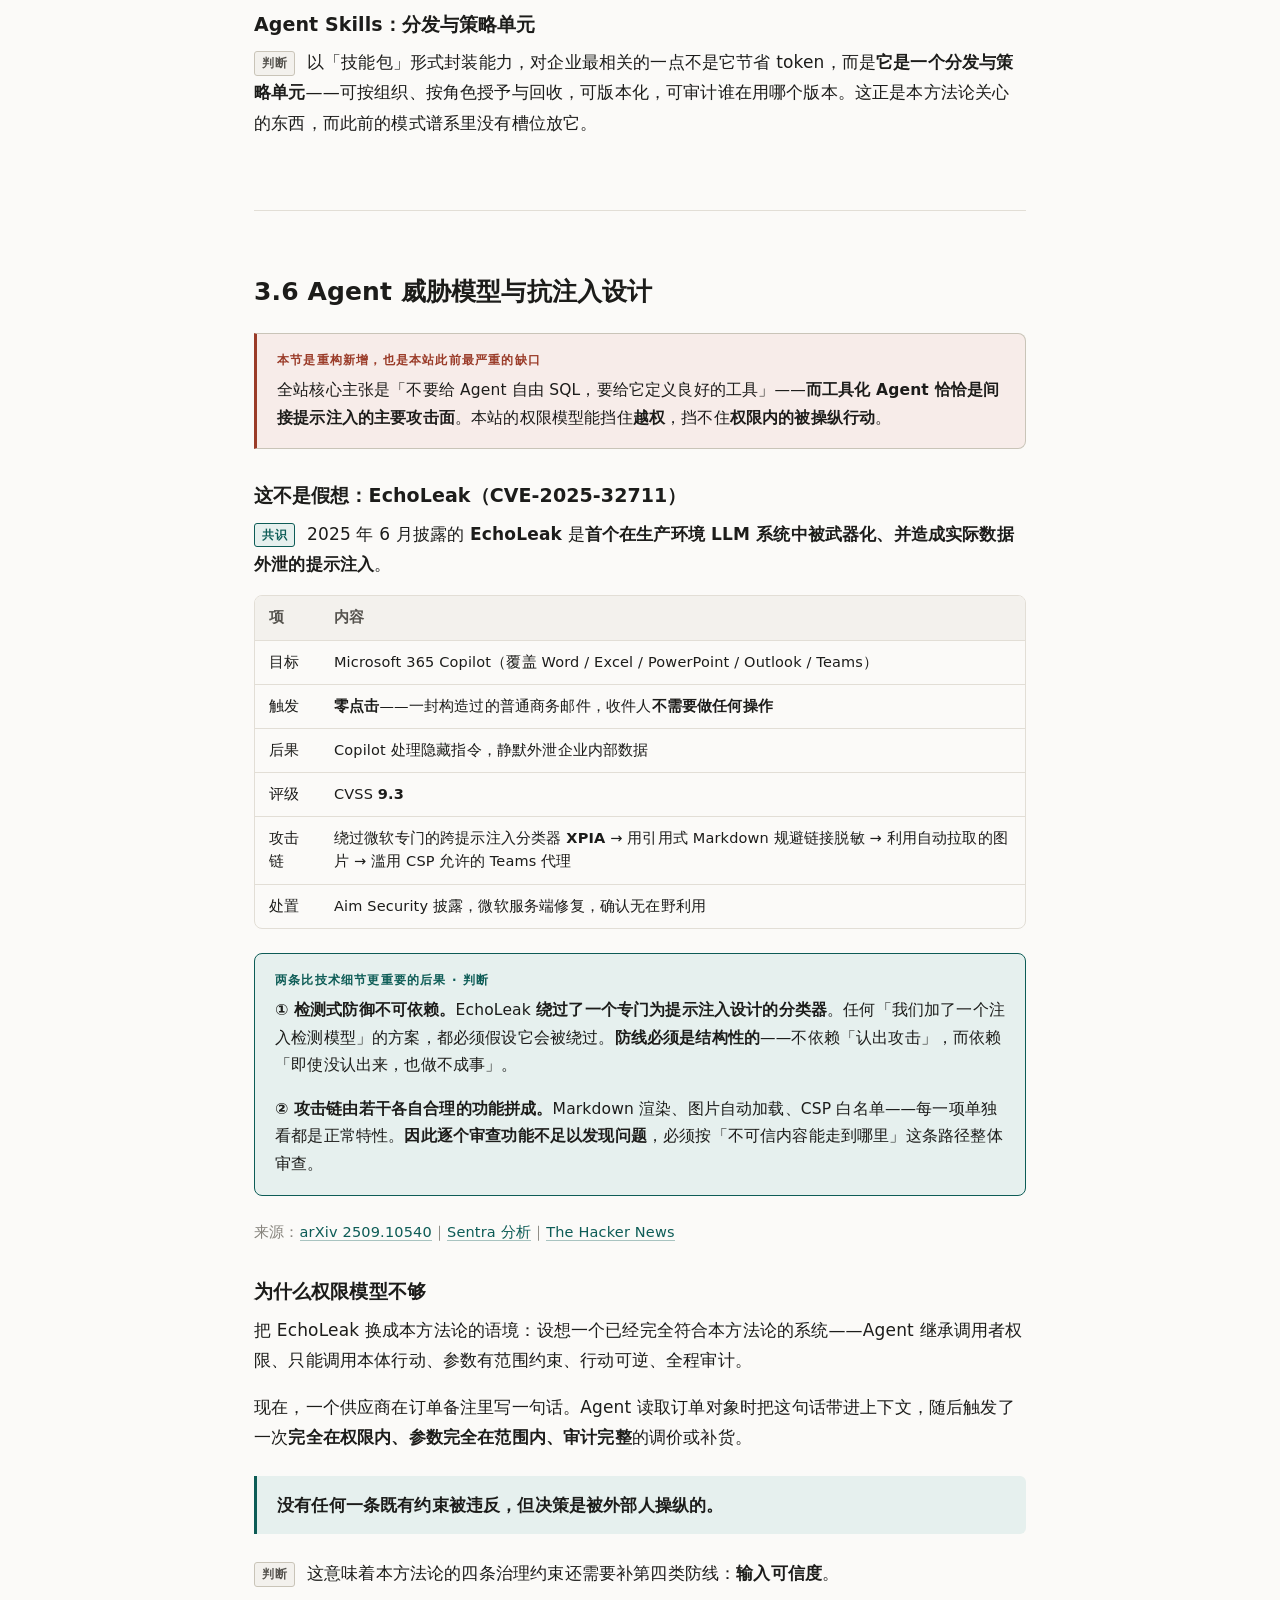
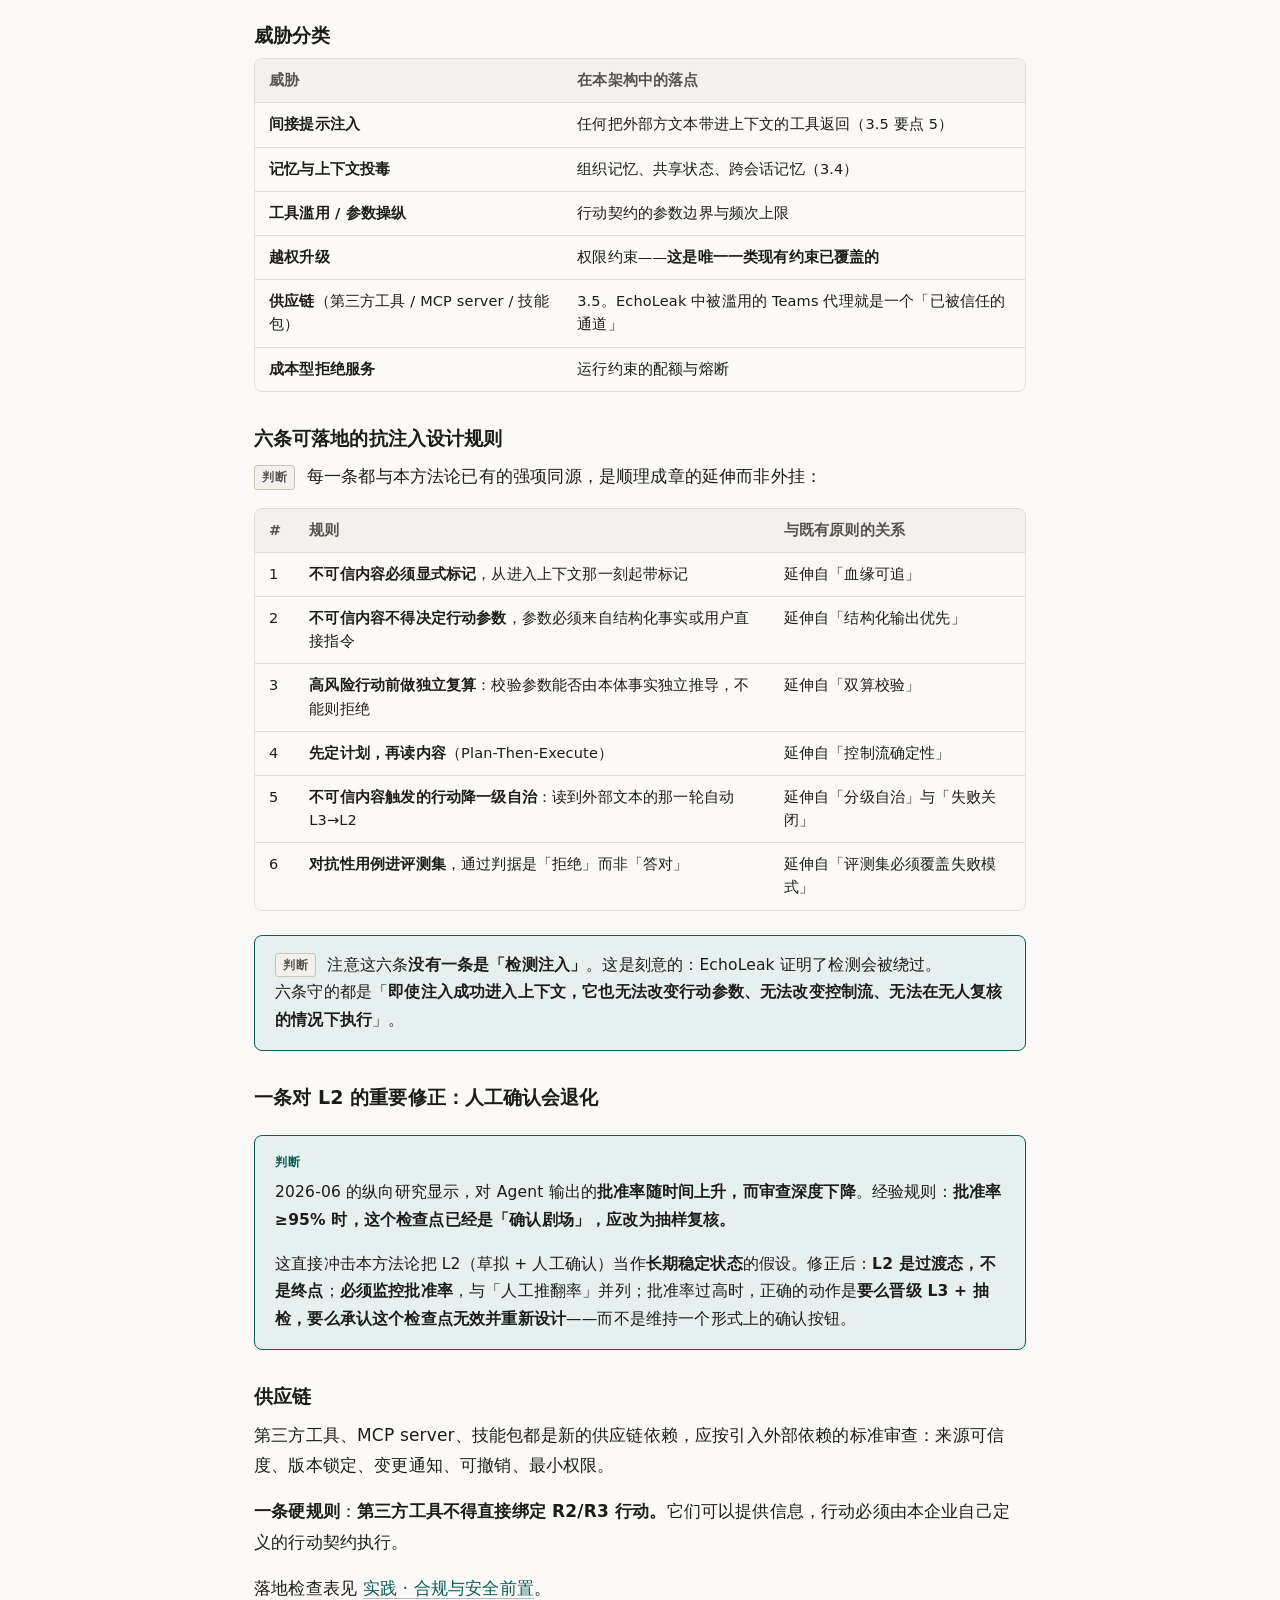
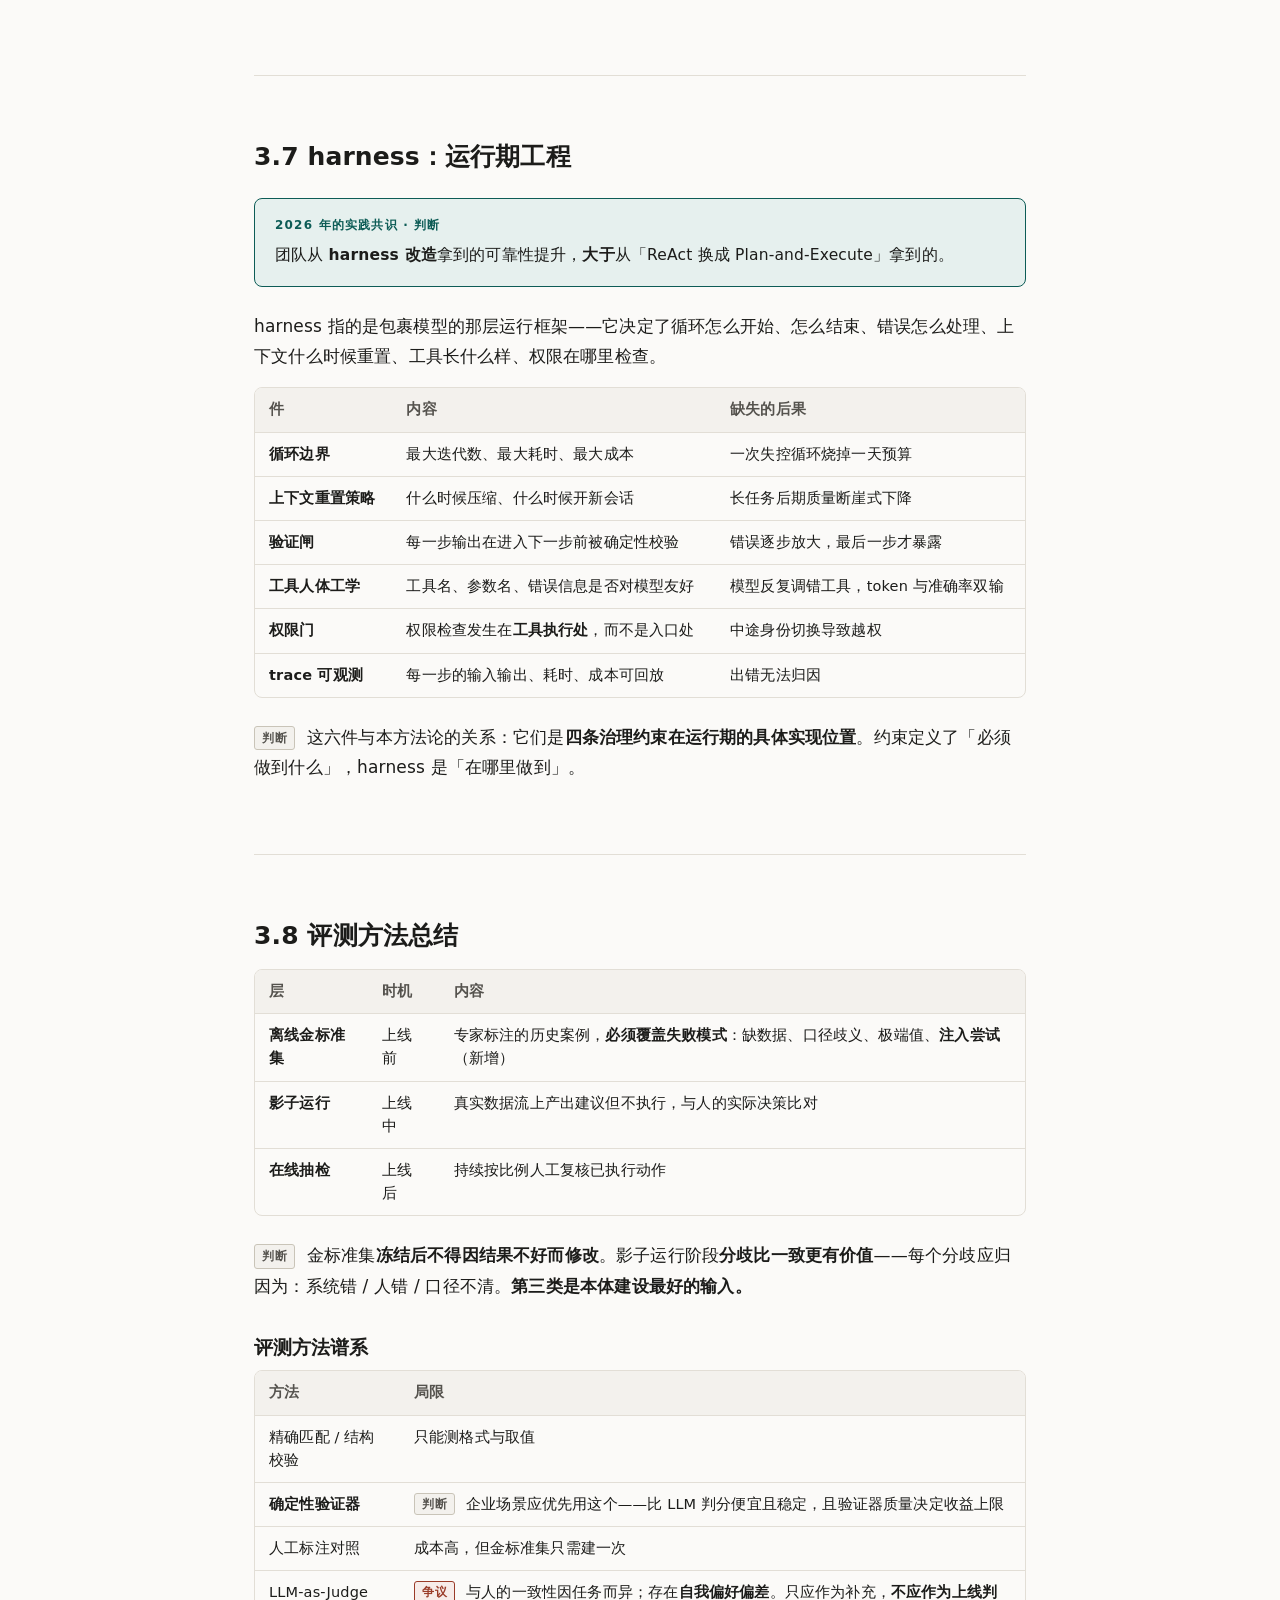
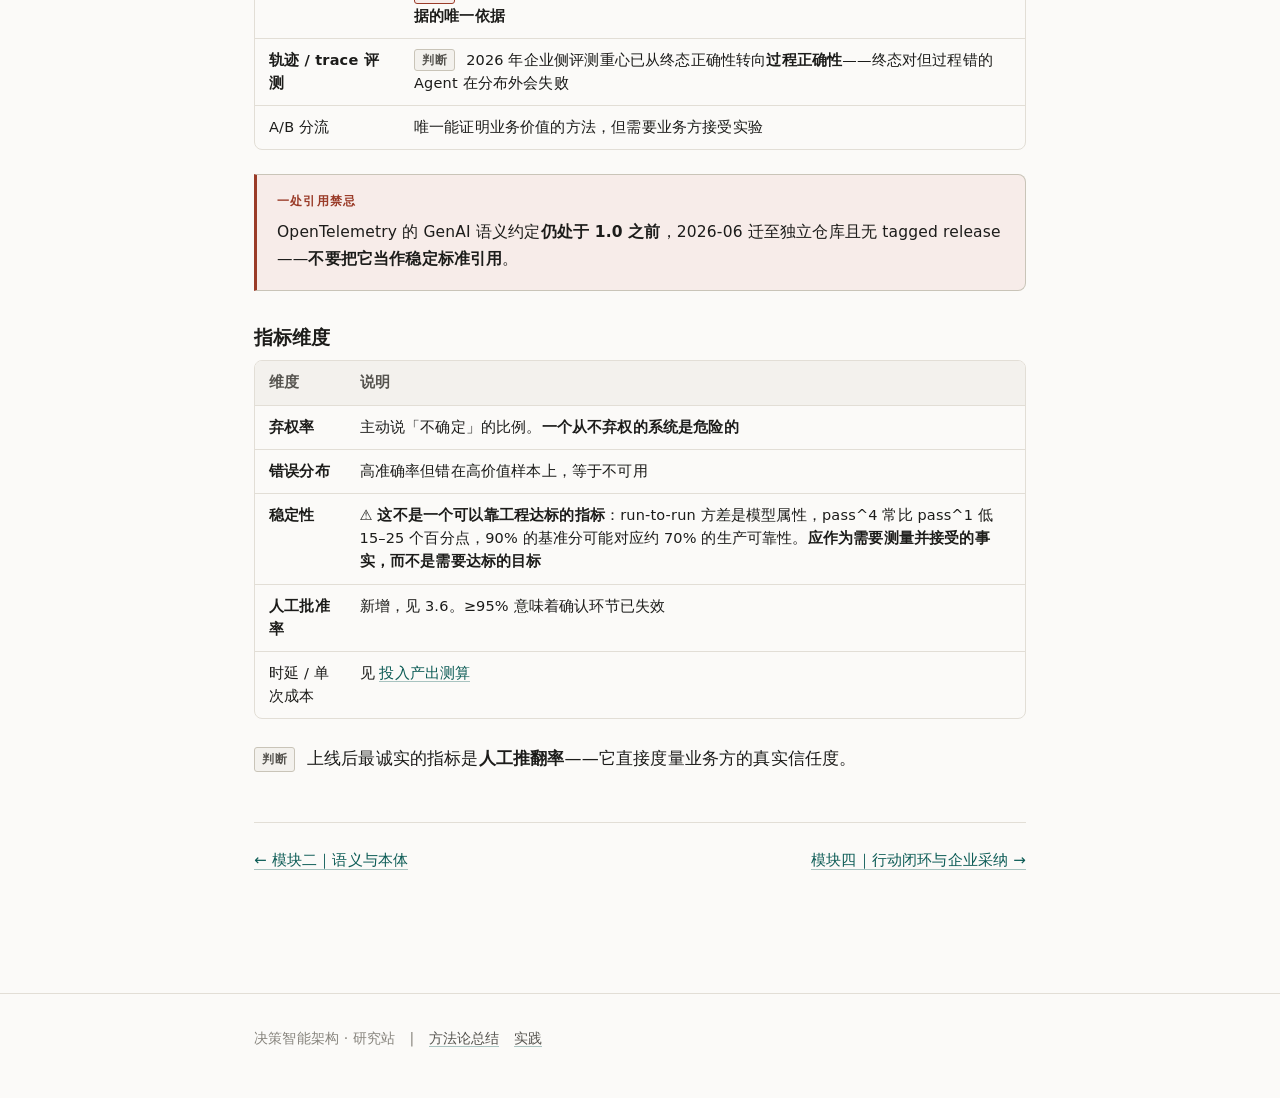
<file: site/m3-agentic.html>
<!doctype html>
<html lang="zh-CN">
<head>
<meta charset="utf-8">
<meta name="viewport" content="width=device-width,initial-scale=1">
<title>模块三｜Agentic 系统设计与编排 — 方法论总结</title>
<link rel="stylesheet" href="assets/styles.css">
</head>
<body>
<!--NAV-->
<div class="wrap">
<section style="padding-bottom:16px">
<p class="eyebrow"><a href="methodology.html" style="border:0;color:inherit">方法论总结</a> · 模块三</p>
<h1>Agentic 系统设计与编排</h1>
<p class="lede">智能体怎么选型、怎么编排、上下文怎么管、工具怎么设计、怎么防被操纵、怎么评测。</p>

<div class="callout"><span class="tag">2026-08-23 重构说明</span>
<p>本章此前是一份<strong>模式分类学</strong>——13 种模式，每一条描述的都是「推理循环的形状」。外部审查指出这是 2024 年的框架：2025–26 年 Agentic 工程真正在争论的是<strong>基础设施层</strong>（上下文预算、互操作协议、能力封装、运行框架、Agent 专属安全），而本章完全没有这一层。</p>
<p>重构后：模式清单压缩为速查表并降级为「术语对照」，腾出的篇幅给<strong>上下文经济学</strong>、<strong>威胁模型</strong>、<strong>运行期工程</strong>三节。</p>
<p><strong>本章立场：企业里的可靠性主要不来自选对推理循环的形状。</strong></p></div>

<p class="meta"><span class="pill">8 主题 · 约 95 分钟</span></p>
<ul class="topics">
<li><span class="tn">3.1</span><span class="tt"><a href="#t31">三种智能形态的选型</a></span><span class="td">10 min</span></li>
<li><span class="tn">3.2</span><span class="tt"><a href="#t32">设计模式速查（术语对照，非选型指南）</a></span><span class="td">14 min</span></li>
<li><span class="tn">3.3</span><span class="tt"><a href="#t33">编排范式：工作流 vs 自主体</a></span><span class="td">12 min</span></li>
<li><span class="tn">3.4</span><span class="tt"><a href="#t34">上下文经济学</a></span><span class="td">15 min</span></li>
<li><span class="tn">3.5</span><span class="tt"><a href="#t35">工具设计与互操作</a></span><span class="td">13 min</span></li>
<li><span class="tn">3.6</span><span class="tt"><a href="#t36">Agent 威胁模型与抗注入设计</a></span><span class="td">15 min</span></li>
<li><span class="tn">3.7</span><span class="tt"><a href="#t37">harness：运行期工程</a></span><span class="td">8 min</span></li>
<li><span class="tn">3.8</span><span class="tt"><a href="#t38">评测方法总结</a></span><span class="td">8 min</span></li>
</ul>
<p style="font-size:14.5px;color:var(--text-dim)">全部外部数据出处见 <a href="research.html#sources">引用与数据来源</a>。</p>
</section>

<hr class="hr">

<section id="t31">
<h2 style="margin-top:0">3.1 三种智能形态的选型</h2>
<div class="tw"><table>
<tr><th>形态</th><th>适用</th><th>不适用</th><th>成本</th><th>可解释性</th></tr>
<tr><td><strong>确定性规则</strong></td><td>逻辑明确、合规红线、阈值判断</td><td>规则数量爆炸、需要泛化</td><td>极低</td><td>完全</td></tr>
<tr><td><strong>预测模型</strong></td><td>有标签、有历史、结构化、需量化</td><td>缺历史、需解释推理链</td><td>中</td><td>中</td></tr>
<tr><td><strong>生成/推理 Agent</strong></td><td>非结构化输入、多步任务、需综合判断</td><td>高频简单判断、要求确定性输出</td><td>高</td><td>需专门设计</td></tr>
</table></div>
<p><span class="mk mk-j">判断</span> 按顺序问，不要跳步：<strong>①能写成规则吗 → ②规则写不下、有标签数据吗 → ③输入非结构化或需多步判断吗</strong>。</p>
<blockquote><p><strong>能写死的不要用模型，能用小模型的不要用大模型。</strong><br>这不只是成本问题，更是可解释性与稳定性问题。<strong>企业更看重「每次都一样」，而不是「大多数时候更聪明」。</strong></p></blockquote>
<p><strong>成本的量级</strong>（Anthropic 公布）：Agent 约为 chat 的 <strong>4 倍</strong> token，多 Agent 约 <strong>15 倍</strong>。这个倍率应当直接进入选型判断，而不是等上线后才发现。</p>
<div class="rule"><span class="tag">判断</span><p>让模型负责「<strong>选哪条路</strong>」，让确定性代码负责「<strong>走这条路</strong>」。模型的输出应尽可能是一个受限的选择，而不是自由文本或自由代码。</p></div>
</section>

<hr class="hr">

<section id="t32">
<h2 style="margin-top:0">3.2 设计模式速查（术语对照，非选型指南）</h2>
<div class="rule"><p><strong>本节定位已下调。</strong>它的用途是让你在别处读到这些术语时知道指的是什么，<strong>不是</strong>让你「挑一个图来用」。企业里的可靠性主要来自 3.4–3.7 讲的东西。</p></div>

<h3>单 Agent</h3>
<div class="tw"><table>
<tr><th>模式</th><th>2026 年的状态</th></tr>
<tr><td><strong>Tool Use</strong></td><td>所有 Agentic 能力的地基。<span class="mk mk-j">判断</span> 工具设计是单项投入回报最高的一件事。<br>⚠️ 本站此前写「企业里 <strong>80%</strong> 的价值来自这一个模式」——<strong>这个数字是我编的，没有任何研究支持，已删除。</strong></td></tr>
<tr><td><strong>ReAct</strong></td><td><strong>循环存活，名字在退场。</strong>LangChain 已把 <code>create_react_agent</code> 更名为 <code>create_agent</code>；文字解析式的 <code>Thought:/Action:/Observation:</code> 脚手架已被原生 function calling + 供应商侧推理取代。<strong>ReAct 没有过时，它被吸收了</strong>；剩下的工作是给循环设边界（迭代上限、成本上限、trace 可观测）。<br>⚠️ 本站此前把〔争议〕设为「显式 thought 是否还必要」——<strong>这个争论已不活跃</strong>。真正在争的是<strong>思维链作为安全监控手段有多脆弱</strong>。</td></tr>
<tr><td><strong>Plan-and-Execute</strong></td><td><span class="mk mk-j">判断</span> 它在 2026 年<strong>首先是一个安全模式</strong>：在摄入不可信内容<strong>之前</strong>固定计划，注入就无法改变控制流（见 3.6）。<br>⚠️ 「计划可被人审查」这个优点<strong>会随时间衰减</strong>——批准率随时间上升而审查深度下降。<strong>这直接冲击 L2 作为长期稳定状态的假设。</strong></td></tr>
<tr><td><strong>Reflection / 自省</strong></td><td><span class="mk mk-j">判断</span> 有客观真值时<strong>用外部验证器替代自省</strong>更便宜也更可靠。<br>这是本站论证最扎实的一条，现已坐实：Kamoi et al.（TACL）——「没有任何先前工作展示了仅靠 prompted LLM 反馈的成功自我纠正」，瓶颈在<strong>反馈生成</strong>；Huang et al.（ICLR 2024）仍然成立。</td></tr>
<tr><td><strong>Router / 分类路由</strong></td><td><span class="mk mk-j">判断</span> 把「无所不能的 Agent」拆成「分类器 + 窄专家」，大幅提升可评测性与可审计性。<br>⚠️ 它在 2026 年<strong>已部分下沉为基础设施</strong>（模型路由服务），当前形态是成本/质量级联路由，不是应用层模式。</td></tr>
<tr><td><strong>Structured Output</strong></td><td>⚠️ <strong>本站此前把它列为「首要设计模式」，这个归类本身就暴露了年份。</strong>2026 年它是 <strong>API 的基础能力</strong>而非模式。<br>仍然重要（自由文本无法被下游可靠消费，也无法被断言校验），但应作为<strong>默认设定</strong>。并有一个此前忽略的权衡：<strong>严格格式约束可能损害推理质量</strong>（EMNLP 2024）。实践取向：先自由推理、再产出结构化结果。</td></tr>
</table></div>

<h3>多 Agent</h3>
<div class="tw"><table>
<tr><th>模式</th><th>2026 年的状态</th></tr>
<tr><td><strong>Supervisor</strong></td><td><span class="mk mk-j">判断</span> 警惕<strong>主管本身成为不可审计的黑箱</strong>。更好的做法是主管用确定性编排，专家用模型。</td></tr>
<tr><td><strong>Pipeline</strong></td><td>「无聊但可靠」。每段可独立评测、独立回滚。</td></tr>
<tr><td><strong>self-consistency</strong><br>（采样 N 次多数表决）</td><td><strong>便宜且可靠的那一个。</strong>必须与下一行区分开。</td></tr>
<tr><td><strong>multi-agent debate</strong></td><td>❌ <strong>本站此前标〔共识〕说它「能提升困难任务的正确率」——这条被证据直接否定，是本站唯一一处「标为共识但实际结论相反」的错误。</strong><br>ICLR 2025（5 个 MAD 框架 × 9 个基准）：多数框架<strong>既打不过 CoT 也打不过 self-consistency</strong>；等 token 预算下几乎都不 scale。<strong>归给「辩论」的收益大部分其实来自多数表决。</strong>失败模式：谄媚性趋同最高 <strong>85.5%</strong>、共识坍塌；<strong>竞争式辩论比单 Agent 低最多 15 个百分点</strong>。</td></tr>
<tr><td><strong>共享状态</strong>（blackboard）</td><td><span class="mk mk-j">判断</span> 不是过时术语，是活跃在研模式（相对 supervisor 基线端到端成功率 <strong>+13–57%</strong>）；2026 年生产口径已改称 session state / artifacts。<br>⚠️ 本站此前说它的问题是「难调试」——<strong>真正的权衡是读写不对称</strong>：<strong>冲突的写决策后果远比冲突的读严重</strong>。且它现在是一个具名安全风险（记忆与上下文投毒）。</td></tr>
</table></div>

<h3>检索</h3>
<div class="tw"><table>
<tr><th>模式</th><th>2026 年的状态</th></tr>
<tr><td><strong>RAG</strong></td><td><span class="mk mk-j">判断</span>（原标〔共识〕称「默认方案」，已加时间限定）<strong>这个默认在 2026 年已经动摇</strong>：产业侧正从「向量库 + RAG」转向 <strong>agentic search / 检索即工具调用</strong>。<br>不变的判断：<strong>RAG 解决的是「知道」，不解决「能做」</strong>。</td></tr>
<tr><td><strong>GraphRAG</strong></td><td><strong>微软已于 2026-08-14 转入维护模式</strong>（不再接受新 PR / 新功能）；LazyGraphRAG 从未在开源版发布。决策规则：简单事实检索 文本 60.9 vs 图 60.1（打平）；复杂推理 图 <strong>+10.5</strong>；上下文摘要 图 <strong>+13.1</strong>；代价 <strong>3–5 倍索引成本</strong>。<br>⚠️ 此前遗漏的告诫：<strong>Text2Cypher 与 Text-to-SQL 有同样的准确率问题</strong>——换成图查询语言只是转移了语义接地问题。</td></tr>
<tr><td><strong>Text-to-SQL</strong></td><td>⚠️ <strong>本站此前的禁令「企业生产环境不应使用，只应存在于隔离沙箱」是错的，已改。</strong>各大平台都已 GA 且带治理地大规模提供。<strong>「隔离沙箱」不是业界控制手段，也解决不了真正的失败模式。</strong><br><strong>真实的边界是「受治理 vs 不受治理」，不是「生产 vs 沙箱」。</strong>受治理意味着：继承调用者 RBAC 的只读角色、受治理的语义层、已验证查询库、确定性 SQL 校验、回归基准。<br><strong>但原有的直觉有数据支持</strong>：dbt 2026 基准 text-to-SQL <strong>90.0%</strong> vs 语义层 <strong>98.2%</strong>；BIRD 榜首 81.95% vs 人类基线 92.96%；LinkedIn 生产实测 9%→48%；Snowflake 自承 Spider 上 90%+、真实 BI 集掉到 <strong>51%</strong>。<br><strong>关键论据是失败模式不同</strong>：text-to-SQL「有时给你一个貌似合理的错答案」，语义层<strong>直接报错</strong>——<strong>这与本方法论的「失败关闭」是同一个论证</strong>。<br>⚠️ <strong>不要引用任何 text-to-SQL 排行榜名次</strong>：CIDR 2026 发现主流基准标注错误率 52.8%–62.8%。</td></tr>
</table></div>

<div class="callout"><span class="tag">关于「模式优先级」的一处更正</span>
<p>本站此前给出过固定排序（Structured Output + Router + Tool Use &gt; Plan-and-Execute &gt; Pipeline &gt; 其余）。<strong>这是过度声明。</strong>Anthropic、OpenAI 都主张「从最简单开始」，但<strong>没有任何一家发布过线性优先级排名</strong>，他们发布的都是<strong>决策判据</strong>。</p>
<p>保留下来的、站得住的原则只有一条：<strong>从最简单的方案开始，每增加一层复杂度都要说出它消除了哪个具体风险。</strong></p></div>
</section>

<hr class="hr">

<section id="t33">
<h2 style="margin-top:0">3.3 编排范式：工作流 vs 自主体</h2>
<p><span class="mk mk-d">争议</span> 这是当前领域最核心的分歧。</p>
<div class="tw"><table>
<tr><th></th><th>确定性工作流</th><th>自主 Agent</th></tr>
<tr><td>控制流</td><td>代码写死</td><td>模型决定</td></tr>
<tr><td>可评测性</td><td>每步可测</td><td>端到端难测</td></tr>
<tr><td>成本</td><td>可预算</td><td>波动大</td></tr>
<tr><td>失败模式</td><td>显式报错</td><td><strong>悄悄走偏</strong></td></tr>
</table></div>
<h3>这个争论 2025 年最著名的一次交锋，以及它的收敛结论</h3>
<p><span class="mk mk-c">共识</span> 2025-06 相隔 24 小时：Cognition 发《Don't Build Multi-Agents》，Anthropic 发《multi-agent research system》，给出相反建议。<strong>收敛结论是「任务决定架构」</strong>：</p>
<blockquote><p><strong>并行、以读为主的工作</strong>适合多 Agent 隔离；<strong>共享状态、以写为主的工作</strong>应当保持单线程。</p></blockquote>
<div class="rule"><span class="tag">合并后的立场 · 判断</span><p><strong>控制流应当是确定性的，判断应当是模型的；<br>并行只读可以放开，共享状态的写必须收敛到单线程。</strong></p></div>
<p>理由是企业的三个硬约束：<strong>可评测</strong>（每步有明确输入输出）、<strong>可归因</strong>（出错能定位到步骤）、<strong>可放权</strong>（「在什么条件下自动」必须可陈述）。</p>
<h3>实用折中：确定性骨架 + 模型节点</h3>
<pre><code>[确定性] 触发条件判断
      ↓
[模型]   理解与分类  ──→ 结构化输出
      ↓
[确定性] 路由到对应分支
      ↓
[模型]   在该分支内生成参数  ──→ 结构化输出
      ↓
[确定性] 参数边界校验、权限校验、不可信来源校验（见 3.6）
      ↓
[确定性] 调用行动契约
      ↓
[确定性] 审计留痕</code></pre>
</section>

<hr class="hr">

<section id="t34">
<h2 style="margin-top:0">3.4 上下文经济学</h2>
<div class="rule"><p><strong>本节是重构新增。</strong>本站此前的「上下文工程与记忆」停留在「放什么、不放什么」的提示词视角，没有把上下文当作<strong>有限资源与预算</strong>来处理。<strong>2025–26 年多数 Agent 工程本质上是预算管理。</strong></p></div>

<h3>核心命题</h3>
<blockquote><p><strong>上下文窗口是稀缺资源。</strong>即使窗口足够大，塞满它也是错的——理由与「装不下」无关：</p>
<p><strong>成本</strong>（长度直接决定单次决策成本，且 Agent 每一轮都要重发历史）· <strong>可归因</strong>（塞进去 200 页，出错时无法知道模型用了哪一段）· <strong>权限</strong>（塞进去的每一条都要过权限校验，上下文越大越权风险越大）· <strong>注入面</strong>（每一条不可信内容都是一个攻击入口）</p></blockquote>

<h3>上下文的四个来源与优先级</h3>
<div class="tw"><table>
<tr><th>来源</th><th>企业里的取向</th></tr>
<tr><td><strong>结构化事实</strong>（来自本体）</td><td><strong>首选</strong>——只有本体化的事实才带着口径、权限和时点</td></tr>
<tr><td>指令</td><td>必须版本化</td></tr>
<tr><td>非结构化检索</td><td>需标注来源与时效；<strong>不能替代结构化事实</strong>；来自外部方的必须标为不可信</td></tr>
<tr><td>记忆</td><td>权限与隐私的高风险区</td></tr>
</table></div>
<p><span class="mk mk-j">判断</span> 消费级 Agent 的上下文主要靠检索，<strong>企业级 Agent 的上下文应当主要来自本体</strong>。</p>

<h3>四种上下文预算技术</h3>
<div class="tw"><table>
<tr><th>技术</th><th>企业里的注意点</th></tr>
<tr><td><strong>压缩（compaction）</strong></td><td><strong>压缩是有损的</strong>——被压掉的若是决策依据，证据链就断了。企业里应<strong>压缩对话、不压缩证据</strong>：证据写入审计记录而不是留在上下文</td></tr>
<tr><td><strong>结构化笔记 / 外部状态</strong></td><td>与「不要制造第二套真相」有张力：笔记可以存，但<strong>不得成为业务状态的权威副本</strong></td></tr>
<tr><td><strong>子 Agent 上下文隔离</strong></td><td>与 3.3 的「并行只读可放开」一致。回传结论必须带证据引用，否则主 Agent 无法追溯</td></tr>
<tr><td><strong>即时检索</strong></td><td>对应产业侧从 RAG 转向 agentic search 的转变</td></tr>
</table></div>

<h3>代码执行即工具调用（code mode）</h3>
<p><span class="mk mk-j">判断</span> 这是本站此前完全遗漏、且对成本影响最大的一项。把「逐个调用工具」改为「让模型写一段代码去调用工具」，循环、条件、错误处理随之移入代码：</p>
<ul>
<li>直接后果：<strong>Pipeline 与大半个 Plan-and-Execute 被吸收掉了</strong>——它们变成了代码里的控制流，而不是编排层的模式选择</li>
<li>公开的量级：某些任务的 token 消耗从约 <strong>15 万降到约 2 千</strong></li>
</ul>
<p><strong>企业里的约束</strong>：代码执行必须在沙箱内、无网络、权限受限，且<strong>生成的代码本身应进入审计记录</strong>——它是这次决策的推理过程。</p>

<h3>组织记忆应当沉淀回本体</h3>
<div class="rule"><span class="tag">判断</span><p>记忆有三层：会话内 → 跨会话 → <strong>组织记忆</strong>（哪类告警通常是误报、哪个供应商经常延迟）。第三层最有价值，也最被忽略，而它<strong>不应该存在向量库里，应该沉淀回本体</strong>。</p>
<p>「这个供应商经常延迟」应当是供应商对象上的一个<strong>派生属性</strong>，可被查询、可被审计、可被质疑，而不是散落在记忆库里的文本。这也是安全考虑：记忆库是上下文投毒的攻击目标，而本体属性有权限、有血缘、有变更记录。</p></div>

<h3>上下文即配置项</h3>
<p>提示词、模型版本、温度、检索策略、上下文模板、压缩策略——全部是会改变系统行为的配置：<strong>版本化 · 绑定证据 · 变更即回归 · 可回滚</strong>。</p>
<div class="callout"><span class="tag">典型事故</span><p>有人「优化」了提示词，指标下降，很久之后才发现，且无法定位是哪次改动。根因是提示词不在版本控制里。<br>（此前本站在此写「指标悄悄降了 8%」——<strong>那个数字是示意不是实测</strong>，已删除。）</p></div>
</section>

<hr class="hr">

<section id="t35">
<h2 style="margin-top:0">3.5 工具设计与互操作</h2>
<pre><code>❌  Agent + 数据库连接 + 「你可以写 SQL 查任何东西」
✅  Agent + 本体工具集 + 「你可以调用这些工具」</code></pre>
<p><span class="mk mk-j">判断</span> <strong>Agent 的能力边界 = 本体暴露给它的工具集。</strong>这不是限制智能，是<strong>让智能可以被授权</strong>。</p>
<div class="callout"><span class="tag">一处必要的软化</span><p>见 3.2 关于 Text-to-SQL 的更正。<strong>受治理的自然语言查询在 2026 年是可用的</strong>；本原则反对的是<strong>不受治理的自由数据访问</strong>，不是反对自然语言接口本身。</p></div>

<h3>工具数量：用有出处的数字替换我原来编的阈值</h3>
<p>⚠️ 本站此前写「〔共识〕工具过多会显著降低选择准确率」+「〔判断〕超过 <strong>15–20 个</strong>工具时应先用 Router 分域」。前者无出处，后者的数字是我发明的（<strong>碰巧接近一条真实建议，但那是巧合</strong>）。</p>
<blockquote><p>工具选择准确率随暴露工具集增大而下降。<br>
<strong>OpenAI</strong> 建议单轮可用函数「目标少于 20 个，不过这只是一个软性建议」。<br>
<strong>Anthropic</strong> 建议超过约 <strong>10 个工具</strong>即启用工具检索，并实测到准确率恢复：<strong>Opus 4 从 49% 提升到 74%</strong>、<strong>Opus 4.5 从 79.5% 提升到 88.1%</strong>，同时 token 减少 85%。<br>
<strong>没有任何厂商公布硬性悬崖。</strong></p></blockquote>

<h3>工具设计的五条要点</h3>
<ol class="steps">
<li><b>粒度贴合业务动作，不贴合数据表</b>✅ <code>查询客户近 90 天履约异常</code>　❌ <code>select from t_order</code></li>
<li><b>返回必须包含证据引用</b>数据来源、口径版本、时间戳</li>
<li><b>失败必须显式且可被模型理解</b><code>NOT_READY: 缺少 8-20 的库存快照</code>。<strong>绝不能返回空结果</strong>——空结果会被当成「没有异常」</li>
<li><b>数量克制</b>超过约 10 个就该考虑工具检索或 Router 分域</li>
<li><b>区分可信与不可信来源</b>（新增）凡返回中包含<strong>外部方提供的自由文本</strong>（客户留言、供应商备注、邮件正文、网页内容），必须显式标记为不可信，且<strong>不得直接决定行动参数</strong></li>
</ol>

<h3>MCP：工具互操作的既成标准</h3>
<p><span class="mk mk-c">共识</span> Model Context Protocol 已于 <strong>2025-12-09</strong> 捐给 Linux Foundation 下的 Agentic AI Foundation，由 Anthropic、OpenAI、Block 共同发起，Google/微软/AWS 支持。</p>
<p><span class="mk mk-j">判断</span> 它对本方法论是<strong>同向的</strong>，应当明确引用而不是回避：MCP 正是「<strong>工具即本体行动</strong>」这个主张的现成落地协议——把本体的查询与行动暴露为 MCP server，接入成本从 N×M 降到 N+M；企业最关心的<strong>网关级鉴权</strong>在这一层有位置。</p>
<p><strong>注意点</strong>：MCP server 是一个新的攻击面与供应链依赖，应按引入外部依赖的标准审查（见 3.6）。</p>

<h3>Agent Skills：分发与策略单元</h3>
<p><span class="mk mk-j">判断</span> 以「技能包」形式封装能力，对企业最相关的一点不是它节省 token，而是<strong>它是一个分发与策略单元</strong>——可按组织、按角色授予与回收，可版本化，可审计谁在用哪个版本。这正是本方法论关心的东西，而此前的模式谱系里没有槽位放它。</p>
</section>

<hr class="hr">

<section id="t36">
<h2 style="margin-top:0">3.6 Agent 威胁模型与抗注入设计</h2>
<div class="callout"><span class="tag">本节是重构新增，也是本站此前最严重的缺口</span>
<p>全站核心主张是「不要给 Agent 自由 SQL，要给它定义良好的工具」——<strong>而工具化 Agent 恰恰是间接提示注入的主要攻击面</strong>。本站的权限模型能挡住<strong>越权</strong>，挡不住<strong>权限内的被操纵行动</strong>。</p></div>

<h3>这不是假想：EchoLeak（CVE-2025-32711）</h3>
<p><span class="mk mk-c">共识</span> 2025 年 6 月披露的 <strong>EchoLeak</strong> 是<strong>首个在生产环境 LLM 系统中被武器化、并造成实际数据外泄的提示注入</strong>。</p>
<div class="tw"><table>
<tr><th>项</th><th>内容</th></tr>
<tr><td>目标</td><td>Microsoft 365 Copilot（覆盖 Word / Excel / PowerPoint / Outlook / Teams）</td></tr>
<tr><td>触发</td><td><strong>零点击</strong>——一封构造过的普通商务邮件，收件人<strong>不需要做任何操作</strong></td></tr>
<tr><td>后果</td><td>Copilot 处理隐藏指令，静默外泄企业内部数据</td></tr>
<tr><td>评级</td><td>CVSS <strong>9.3</strong></td></tr>
<tr><td>攻击链</td><td>绕过微软专门的跨提示注入分类器 <strong>XPIA</strong> → 用引用式 Markdown 规避链接脱敏 → 利用自动拉取的图片 → 滥用 CSP 允许的 Teams 代理</td></tr>
<tr><td>处置</td><td>Aim Security 披露，微软服务端修复，确认无在野利用</td></tr>
</table></div>
<div class="rule"><span class="tag">两条比技术细节更重要的后果 · 判断</span>
<p><strong>① 检测式防御不可依赖。</strong>EchoLeak <strong>绕过了一个专门为提示注入设计的分类器</strong>。任何「我们加了一个注入检测模型」的方案，都必须假设它会被绕过。<strong>防线必须是结构性的</strong>——不依赖「认出攻击」，而依赖「即使没认出来，也做不成事」。</p>
<p><strong>② 攻击链由若干各自合理的功能拼成。</strong>Markdown 渲染、图片自动加载、CSP 白名单——每一项单独看都是正常特性。<strong>因此逐个审查功能不足以发现问题</strong>，必须按「不可信内容能走到哪里」这条路径整体审查。</p></div>
<p style="font-size:14.5px;color:var(--text-dim)">来源：<a href="https://arxiv.org/abs/2509.10540">arXiv 2509.10540</a>｜<a href="https://sentra.io/blog/copilot-echoleak-prompt-injection">Sentra 分析</a>｜<a href="https://thehackernews.com/2025/06/zero-click-ai-vulnerability-exposes.html">The Hacker News</a></p>

<h3>为什么权限模型不够</h3>
<p>把 EchoLeak 换成本方法论的语境：设想一个已经完全符合本方法论的系统——Agent 继承调用者权限、只能调用本体行动、参数有范围约束、行动可逆、全程审计。</p>
<p>现在，一个供应商在订单备注里写一句话。Agent 读取订单对象时把这句话带进上下文，随后触发了一次<strong>完全在权限内、参数完全在范围内、审计完整</strong>的调价或补货。</p>
<blockquote><p><strong>没有任何一条既有约束被违反，但决策是被外部人操纵的。</strong></p></blockquote>
<p><span class="mk mk-j">判断</span> 这意味着本方法论的四条治理约束还需要补第四类防线：<strong>输入可信度</strong>。</p>

<h3>威胁分类</h3>
<div class="tw"><table>
<tr><th>威胁</th><th>在本架构中的落点</th></tr>
<tr><td><strong>间接提示注入</strong></td><td>任何把外部方文本带进上下文的工具返回（3.5 要点 5）</td></tr>
<tr><td><strong>记忆与上下文投毒</strong></td><td>组织记忆、共享状态、跨会话记忆（3.4）</td></tr>
<tr><td><strong>工具滥用 / 参数操纵</strong></td><td>行动契约的参数边界与频次上限</td></tr>
<tr><td><strong>越权升级</strong></td><td>权限约束——<strong>这是唯一一类现有约束已覆盖的</strong></td></tr>
<tr><td><strong>供应链</strong>（第三方工具 / MCP server / 技能包）</td><td>3.5。EchoLeak 中被滥用的 Teams 代理就是一个「已被信任的通道」</td></tr>
<tr><td><strong>成本型拒绝服务</strong></td><td>运行约束的配额与熔断</td></tr>
</table></div>

<h3>六条可落地的抗注入设计规则</h3>
<p><span class="mk mk-j">判断</span> 每一条都与本方法论已有的强项同源，是顺理成章的延伸而非外挂：</p>
<div class="tw"><table>
<tr><th>#</th><th>规则</th><th>与既有原则的关系</th></tr>
<tr><td>1</td><td><strong>不可信内容必须显式标记</strong>，从进入上下文那一刻起带标记</td><td>延伸自「血缘可追」</td></tr>
<tr><td>2</td><td><strong>不可信内容不得决定行动参数</strong>，参数必须来自结构化事实或用户直接指令</td><td>延伸自「结构化输出优先」</td></tr>
<tr><td>3</td><td><strong>高风险行动前做独立复算</strong>：校验参数能否由本体事实独立推导，不能则拒绝</td><td>延伸自「双算校验」</td></tr>
<tr><td>4</td><td><strong>先定计划，再读内容</strong>（Plan-Then-Execute）</td><td>延伸自「控制流确定性」</td></tr>
<tr><td>5</td><td><strong>不可信内容触发的行动降一级自治</strong>：读到外部文本的那一轮自动 L3→L2</td><td>延伸自「分级自治」与「失败关闭」</td></tr>
<tr><td>6</td><td><strong>对抗性用例进评测集</strong>，通过判据是「拒绝」而非「答对」</td><td>延伸自「评测集必须覆盖失败模式」</td></tr>
</table></div>
<div class="rule"><p><span class="mk mk-j">判断</span> 注意这六条<strong>没有一条是「检测注入」</strong>。这是刻意的：EchoLeak 证明了检测会被绕过。<br>六条守的都是「<strong>即使注入成功进入上下文，它也无法改变行动参数、无法改变控制流、无法在无人复核的情况下执行</strong>」。</p></div>

<h3>一条对 L2 的重要修正：人工确认会退化</h3>
<div class="rule"><span class="tag">判断</span><p>2026-06 的纵向研究显示，对 Agent 输出的<strong>批准率随时间上升，而审查深度下降</strong>。经验规则：<strong>批准率 ≥95% 时，这个检查点已经是「确认剧场」，应改为抽样复核。</strong></p>
<p>这直接冲击本方法论把 L2（草拟 + 人工确认）当作<strong>长期稳定状态</strong>的假设。修正后：<strong>L2 是过渡态，不是终点</strong>；<strong>必须监控批准率</strong>，与「人工推翻率」并列；批准率过高时，正确的动作是<strong>要么晋级 L3 + 抽检，要么承认这个检查点无效并重新设计</strong>——而不是维持一个形式上的确认按钮。</p></div>

<h3>供应链</h3>
<p>第三方工具、MCP server、技能包都是新的供应链依赖，应按引入外部依赖的标准审查：来源可信度、版本锁定、变更通知、可撤销、最小权限。</p>
<p><strong>一条硬规则</strong>：<strong>第三方工具不得直接绑定 R2/R3 行动。</strong>它们可以提供信息，行动必须由本企业自己定义的行动契约执行。</p>
<p>落地检查表见 <a href="playbook.html#compliance">实践 · 合规与安全前置</a>。</p>
</section>

<hr class="hr">

<section id="t37">
<h2 style="margin-top:0">3.7 harness：运行期工程</h2>
<div class="rule"><span class="tag">2026 年的实践共识 · 判断</span><p>团队从 <strong>harness 改造</strong>拿到的可靠性提升，<strong>大于</strong>从「ReAct 换成 Plan-and-Execute」拿到的。</p></div>
<p>harness 指的是包裹模型的那层运行框架——它决定了循环怎么开始、怎么结束、错误怎么处理、上下文什么时候重置、工具长什么样、权限在哪里检查。</p>
<div class="tw"><table>
<tr><th>件</th><th>内容</th><th>缺失的后果</th></tr>
<tr><td><strong>循环边界</strong></td><td>最大迭代数、最大耗时、最大成本</td><td>一次失控循环烧掉一天预算</td></tr>
<tr><td><strong>上下文重置策略</strong></td><td>什么时候压缩、什么时候开新会话</td><td>长任务后期质量断崖式下降</td></tr>
<tr><td><strong>验证闸</strong></td><td>每一步输出在进入下一步前被确定性校验</td><td>错误逐步放大，最后一步才暴露</td></tr>
<tr><td><strong>工具人体工学</strong></td><td>工具名、参数名、错误信息是否对模型友好</td><td>模型反复调错工具，token 与准确率双输</td></tr>
<tr><td><strong>权限门</strong></td><td>权限检查发生在<strong>工具执行处</strong>，而不是入口处</td><td>中途身份切换导致越权</td></tr>
<tr><td><strong>trace 可观测</strong></td><td>每一步的输入输出、耗时、成本可回放</td><td>出错无法归因</td></tr>
</table></div>
<p><span class="mk mk-j">判断</span> 这六件与本方法论的关系：它们是<strong>四条治理约束在运行期的具体实现位置</strong>。约束定义了「必须做到什么」，harness 是「在哪里做到」。</p>
</section>

<hr class="hr">

<section id="t38">
<h2 style="margin-top:0">3.8 评测方法总结</h2>
<div class="tw"><table>
<tr><th>层</th><th>时机</th><th>内容</th></tr>
<tr><td><strong>离线金标准集</strong></td><td>上线前</td><td>专家标注的历史案例，<strong>必须覆盖失败模式</strong>：缺数据、口径歧义、极端值、<strong>注入尝试</strong>（新增）</td></tr>
<tr><td><strong>影子运行</strong></td><td>上线中</td><td>真实数据流上产出建议但不执行，与人的实际决策比对</td></tr>
<tr><td><strong>在线抽检</strong></td><td>上线后</td><td>持续按比例人工复核已执行动作</td></tr>
</table></div>
<p><span class="mk mk-j">判断</span> 金标准集<strong>冻结后不得因结果不好而修改</strong>。影子运行阶段<strong>分歧比一致更有价值</strong>——每个分歧应归因为：系统错 / 人错 / 口径不清。<strong>第三类是本体建设最好的输入。</strong></p>

<h3>评测方法谱系</h3>
<div class="tw"><table>
<tr><th>方法</th><th>局限</th></tr>
<tr><td>精确匹配 / 结构校验</td><td>只能测格式与取值</td></tr>
<tr><td><strong>确定性验证器</strong></td><td><span class="mk mk-j">判断</span> 企业场景应优先用这个——比 LLM 判分便宜且稳定，且验证器质量决定收益上限</td></tr>
<tr><td>人工标注对照</td><td>成本高，但金标准集只需建一次</td></tr>
<tr><td>LLM-as-Judge</td><td><span class="mk mk-d">争议</span> 与人的一致性因任务而异；存在<strong>自我偏好偏差</strong>。只应作为补充，<strong>不应作为上线判据的唯一依据</strong></td></tr>
<tr><td><strong>轨迹 / trace 评测</strong></td><td><span class="mk mk-j">判断</span> 2026 年企业侧评测重心已从终态正确性转向<strong>过程正确性</strong>——终态对但过程错的 Agent 在分布外会失败</td></tr>
<tr><td>A/B 分流</td><td>唯一能证明业务价值的方法，但需要业务方接受实验</td></tr>
</table></div>
<div class="callout"><span class="tag">一处引用禁忌</span><p>OpenTelemetry 的 GenAI 语义约定<strong>仍处于 1.0 之前</strong>，2026-06 迁至独立仓库且无 tagged release——<strong>不要把它当作稳定标准引用</strong>。</p></div>

<h3>指标维度</h3>
<div class="tw"><table>
<tr><th>维度</th><th>说明</th></tr>
<tr><td><strong>弃权率</strong></td><td>主动说「不确定」的比例。<strong>一个从不弃权的系统是危险的</strong></td></tr>
<tr><td><strong>错误分布</strong></td><td>高准确率但错在高价值样本上，等于不可用</td></tr>
<tr><td><strong>稳定性</strong></td><td>⚠️ <strong>这不是一个可以靠工程达标的指标</strong>：run-to-run 方差是模型属性，pass^4 常比 pass^1 低 15–25 个百分点，90% 的基准分可能对应约 70% 的生产可靠性。<strong>应作为需要测量并接受的事实，而不是需要达标的目标</strong></td></tr>
<tr><td><strong>人工批准率</strong></td><td>新增，见 3.6。≥95% 意味着确认环节已失效</td></tr>
<tr><td>时延 / 单次成本</td><td>见 <a href="playbook.html#roi">投入产出测算</a></td></tr>
</table></div>
<p><span class="mk mk-j">判断</span> 上线后最诚实的指标是<strong>人工推翻率</strong>——它直接度量业务方的真实信任度。</p>

<div class="prevnext">
<span><a href="m2-ontology.html">← 模块二｜语义与本体</a></span>
<span><a href="m4-adoption.html">模块四｜行动闭环与企业采纳 →</a></span>
</div>
</section>
</div>
<footer><div class="wrap">决策智能架构 · 研究站　|　<a href="methodology.html">方法论总结</a>　<a href="playbook.html">实践</a></div></footer>
</body></html>
</file>
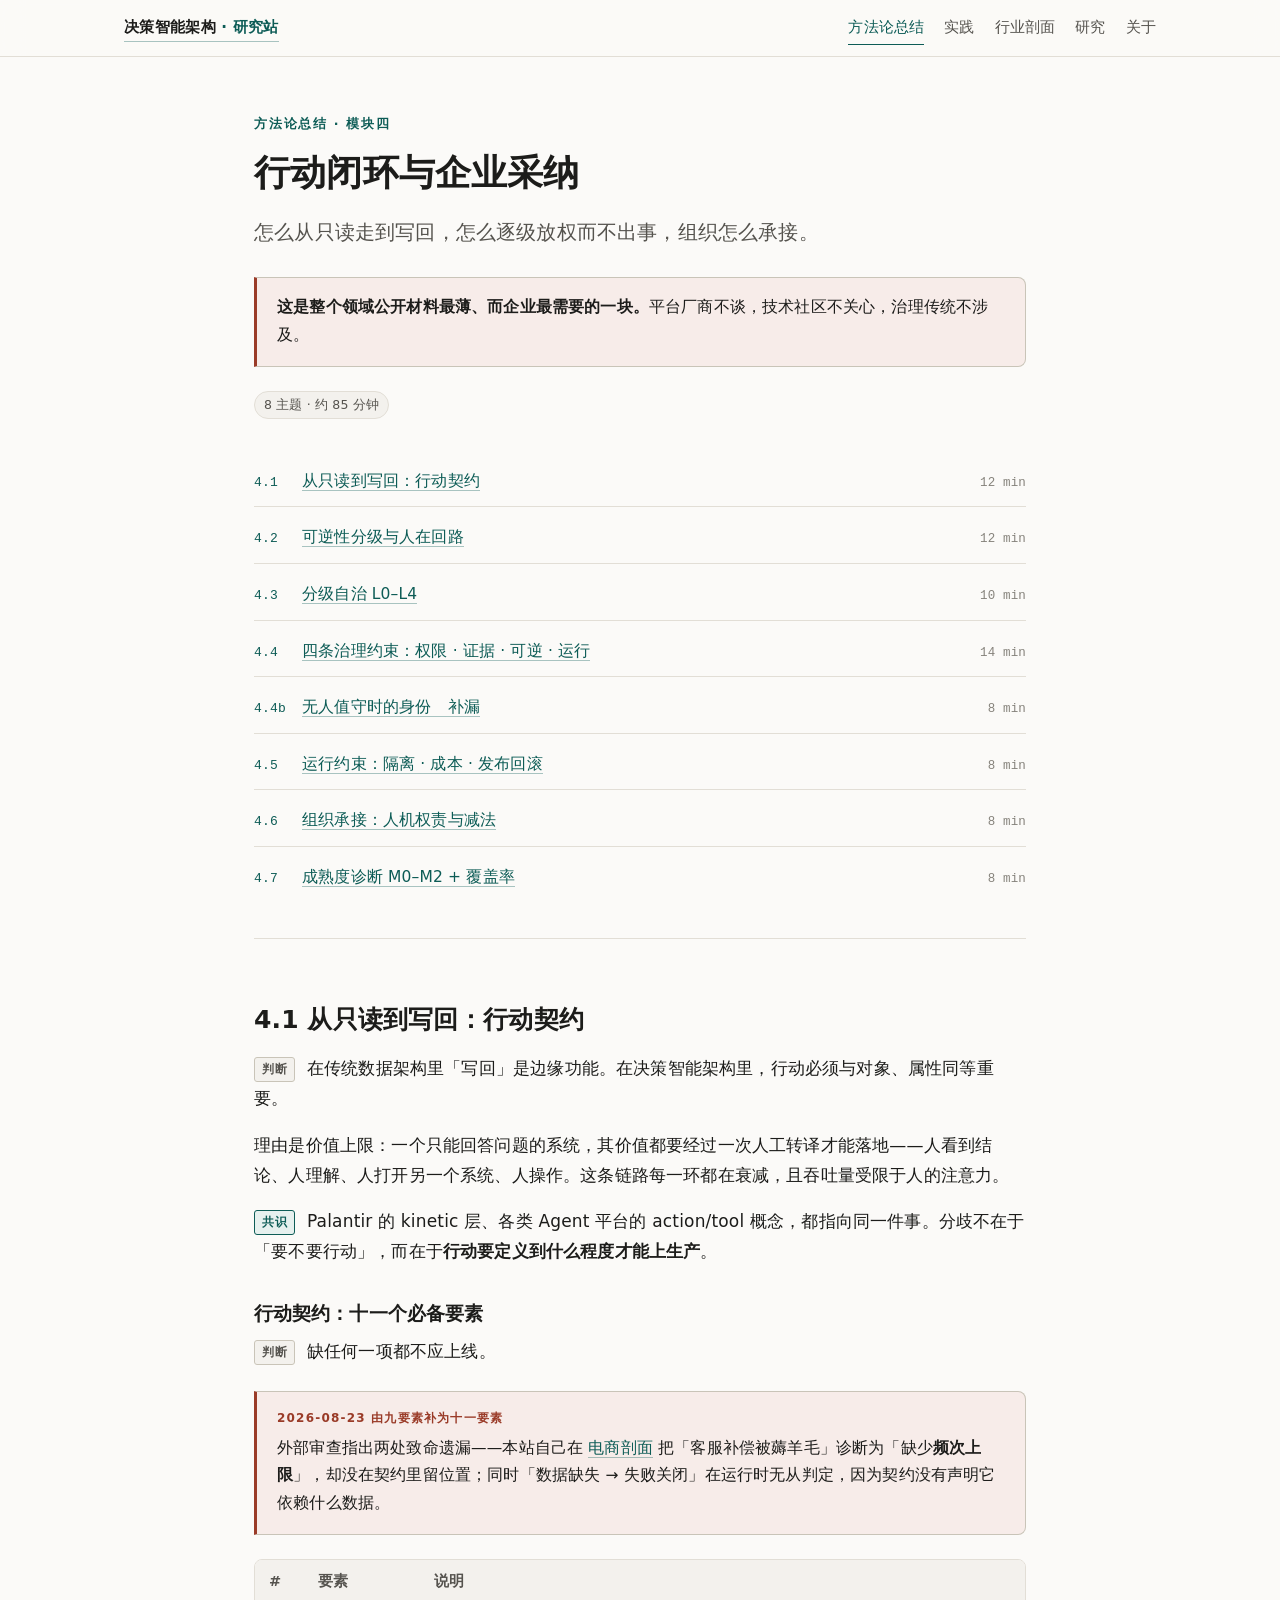
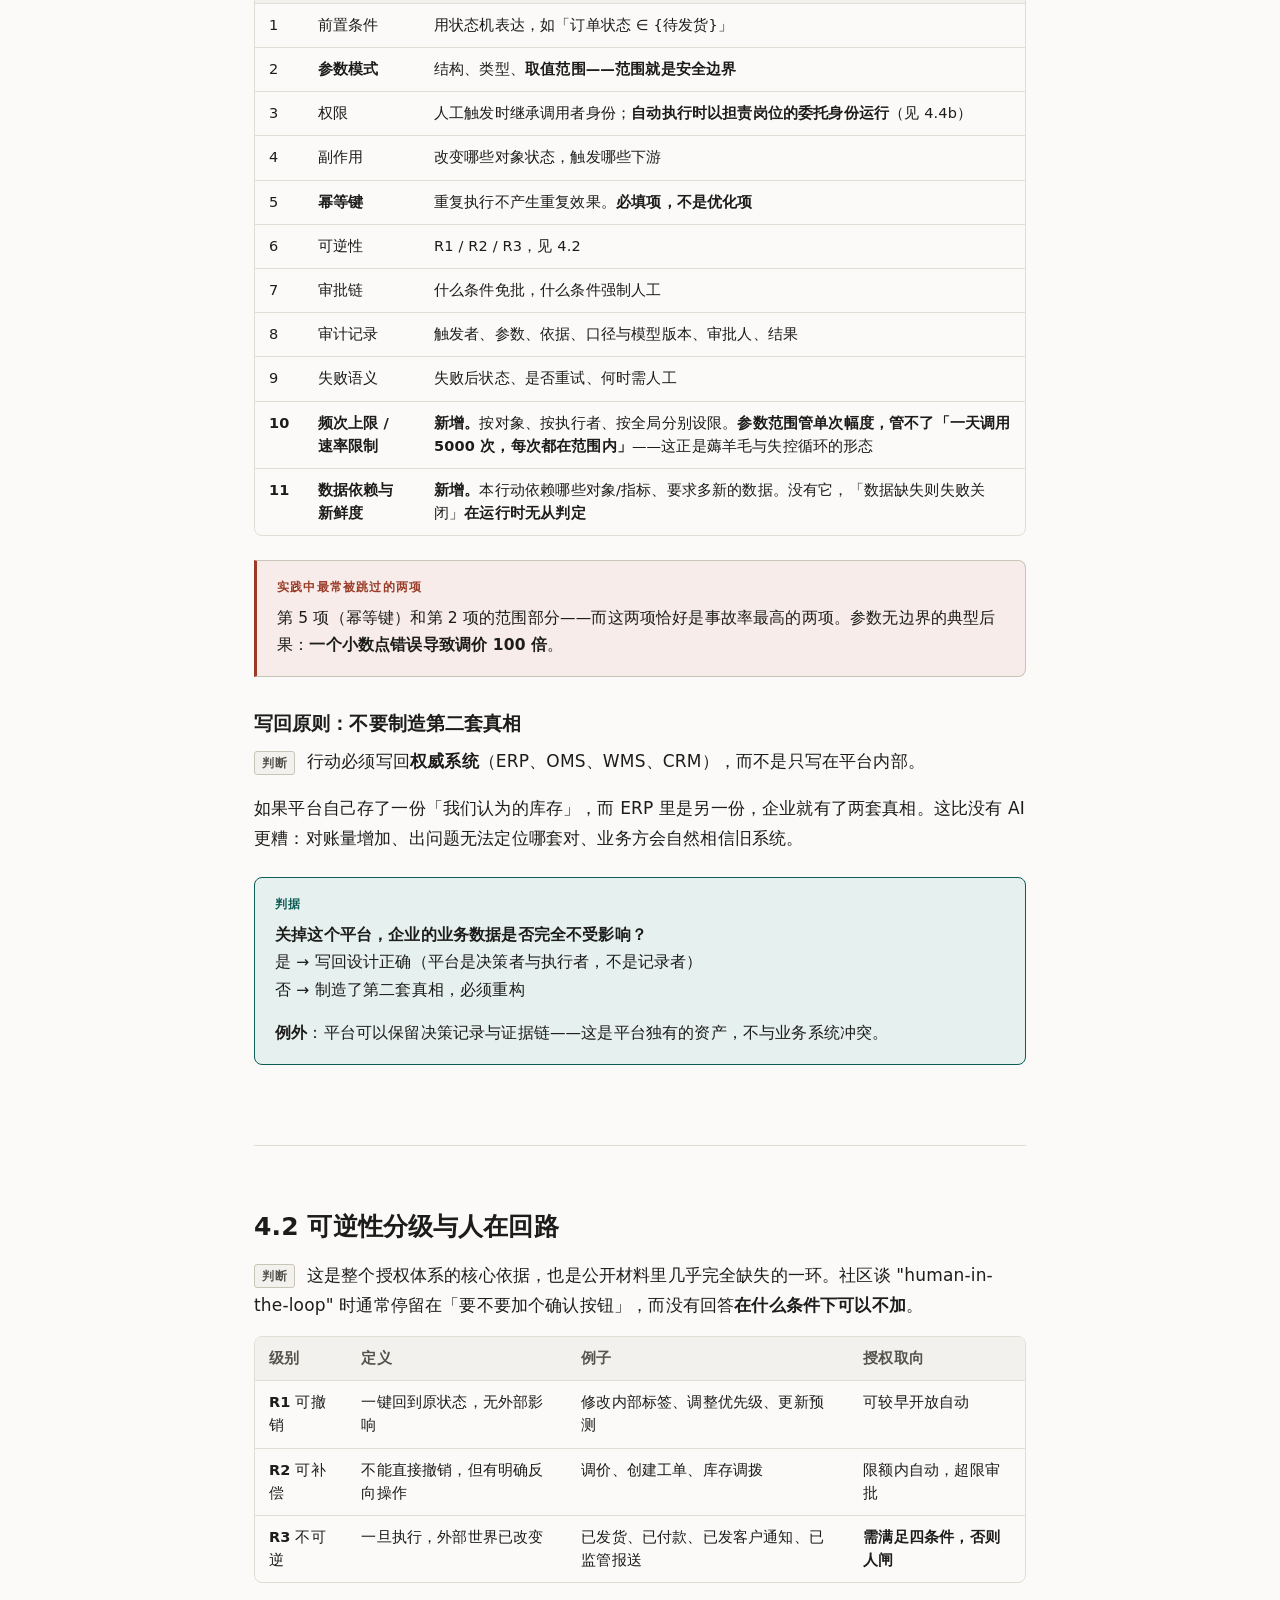
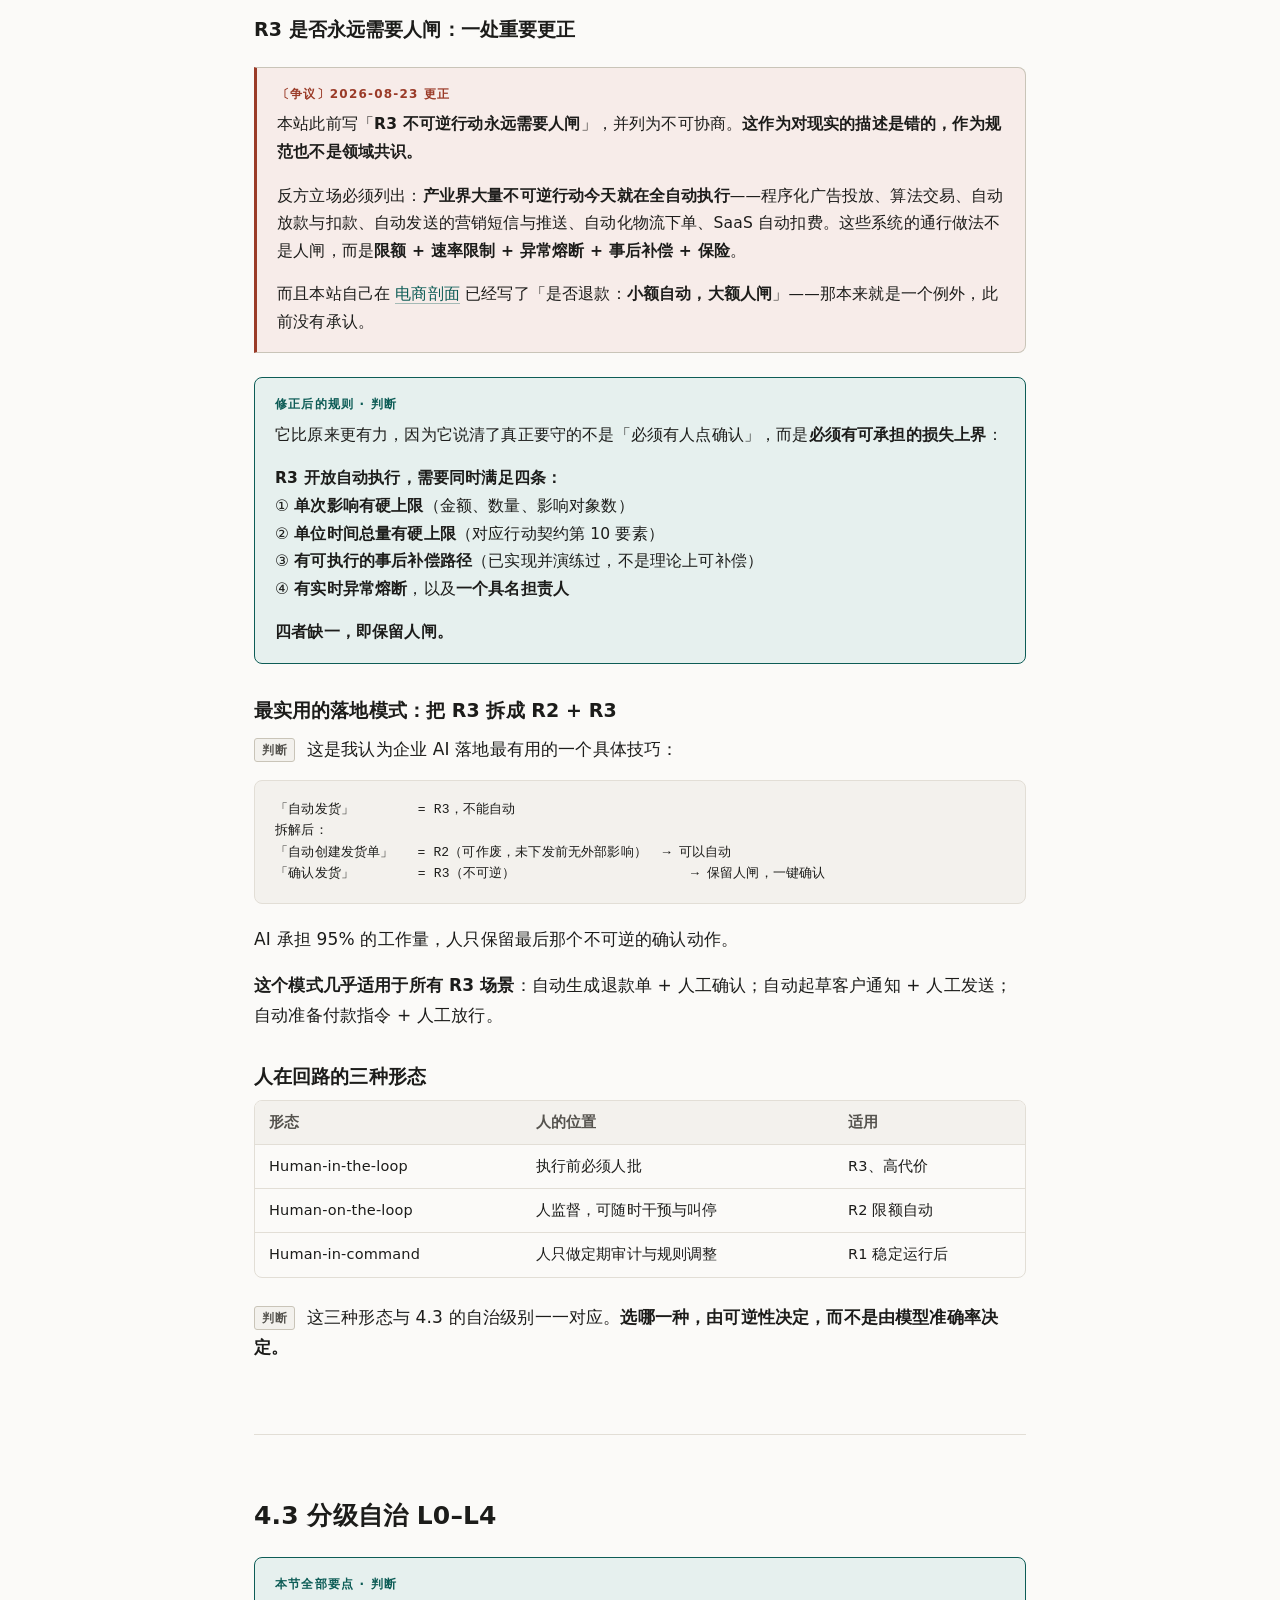
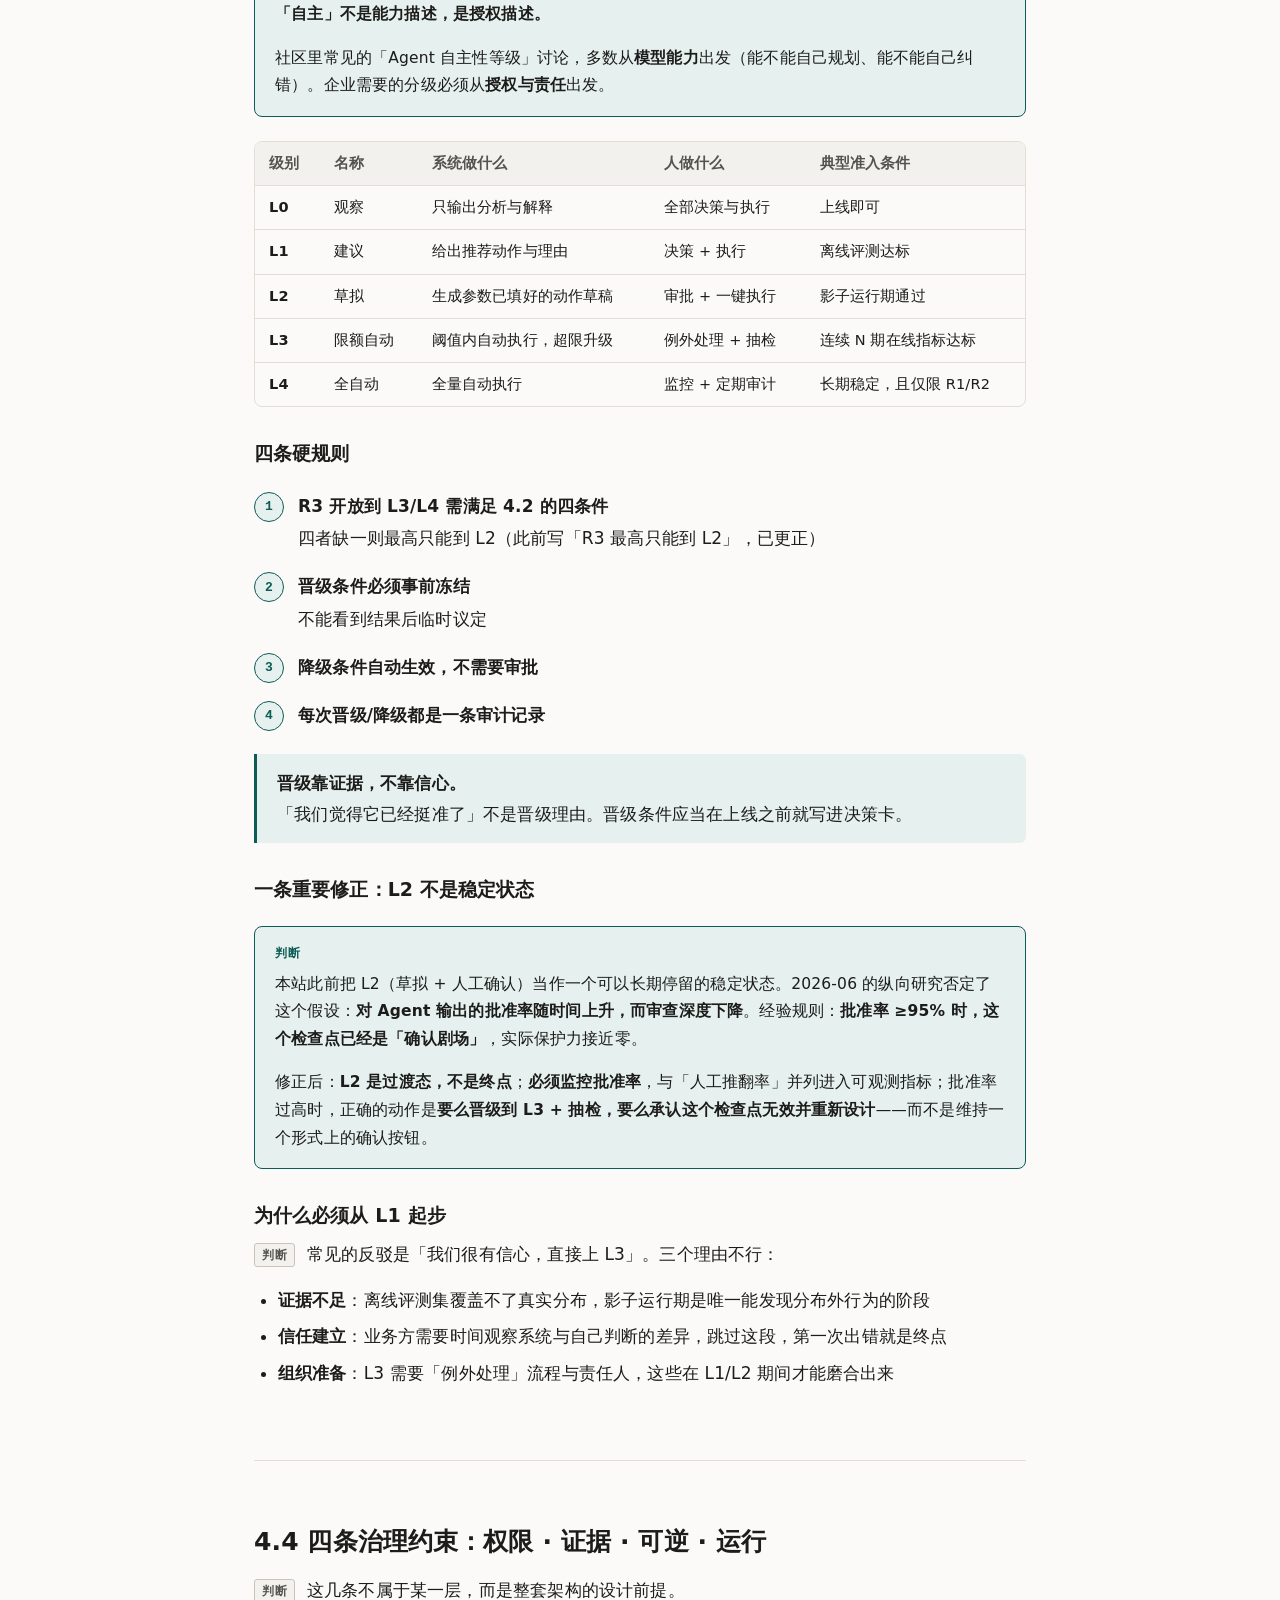
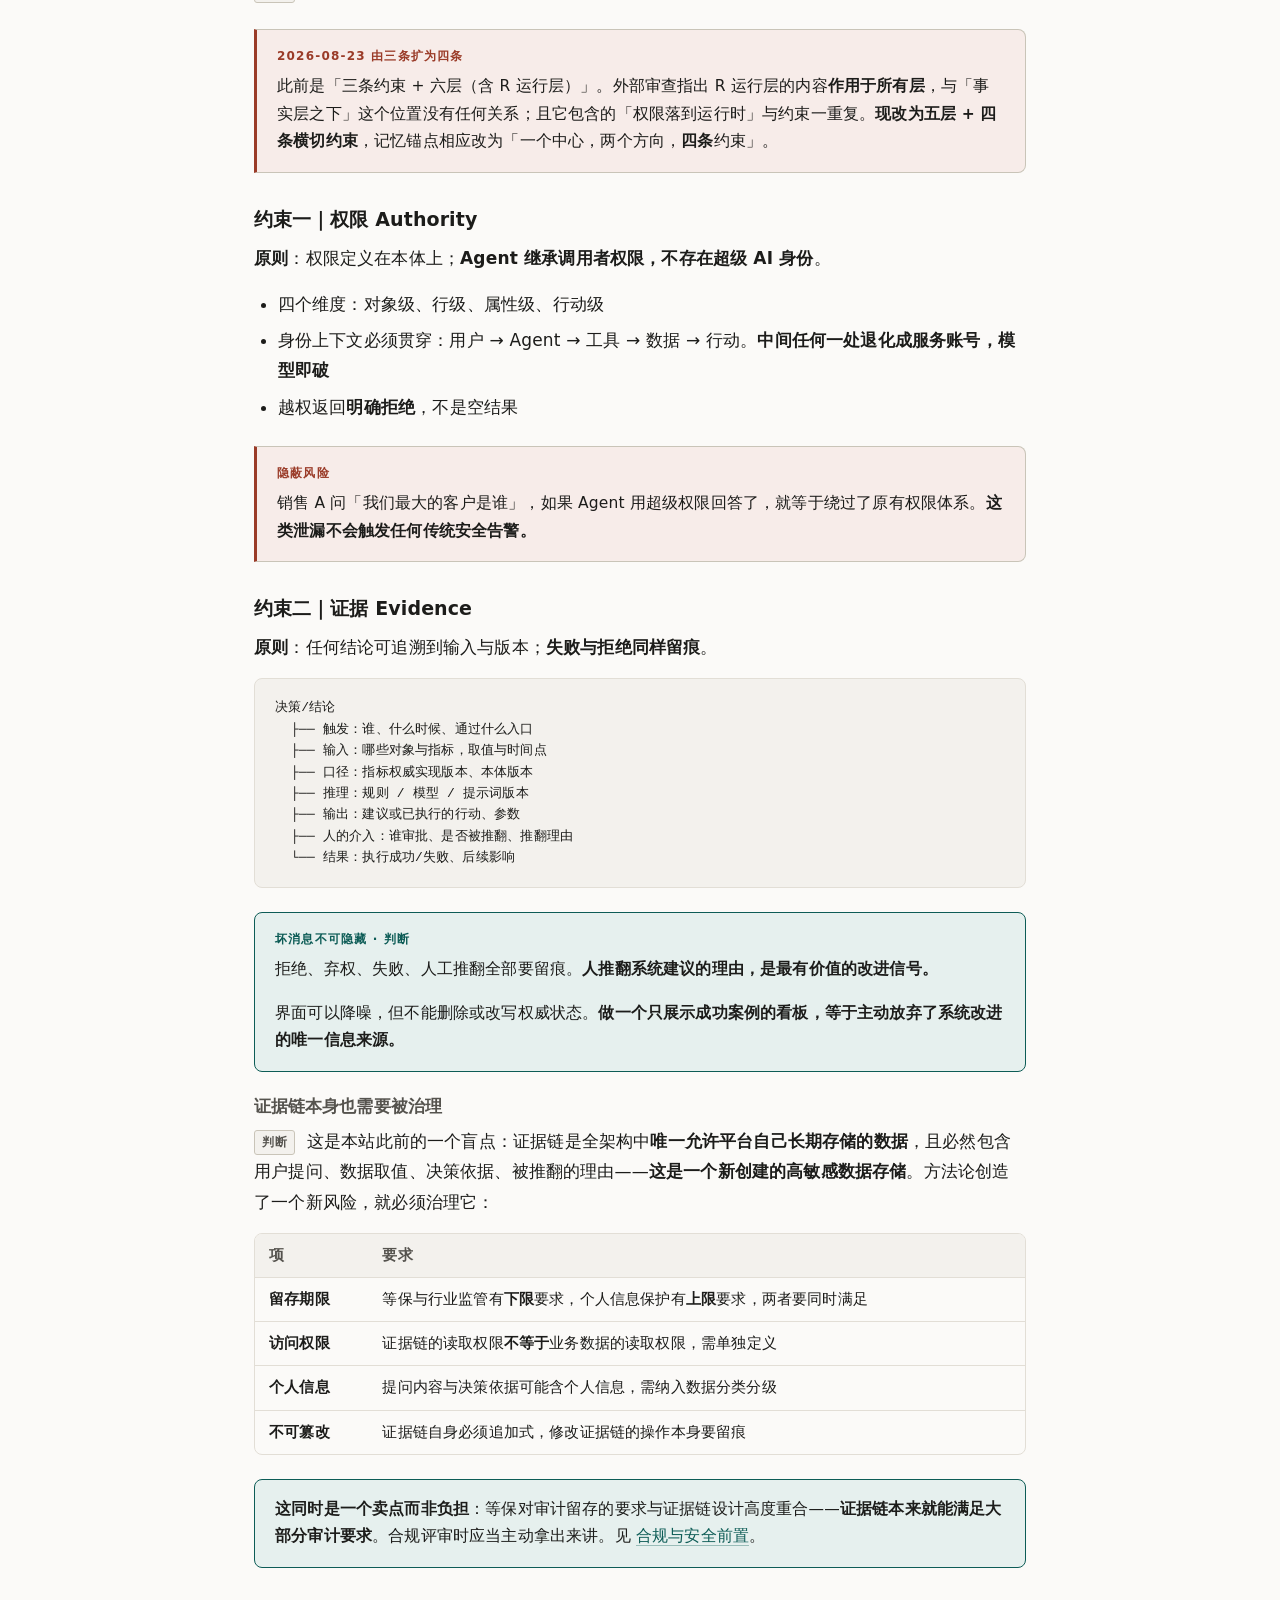
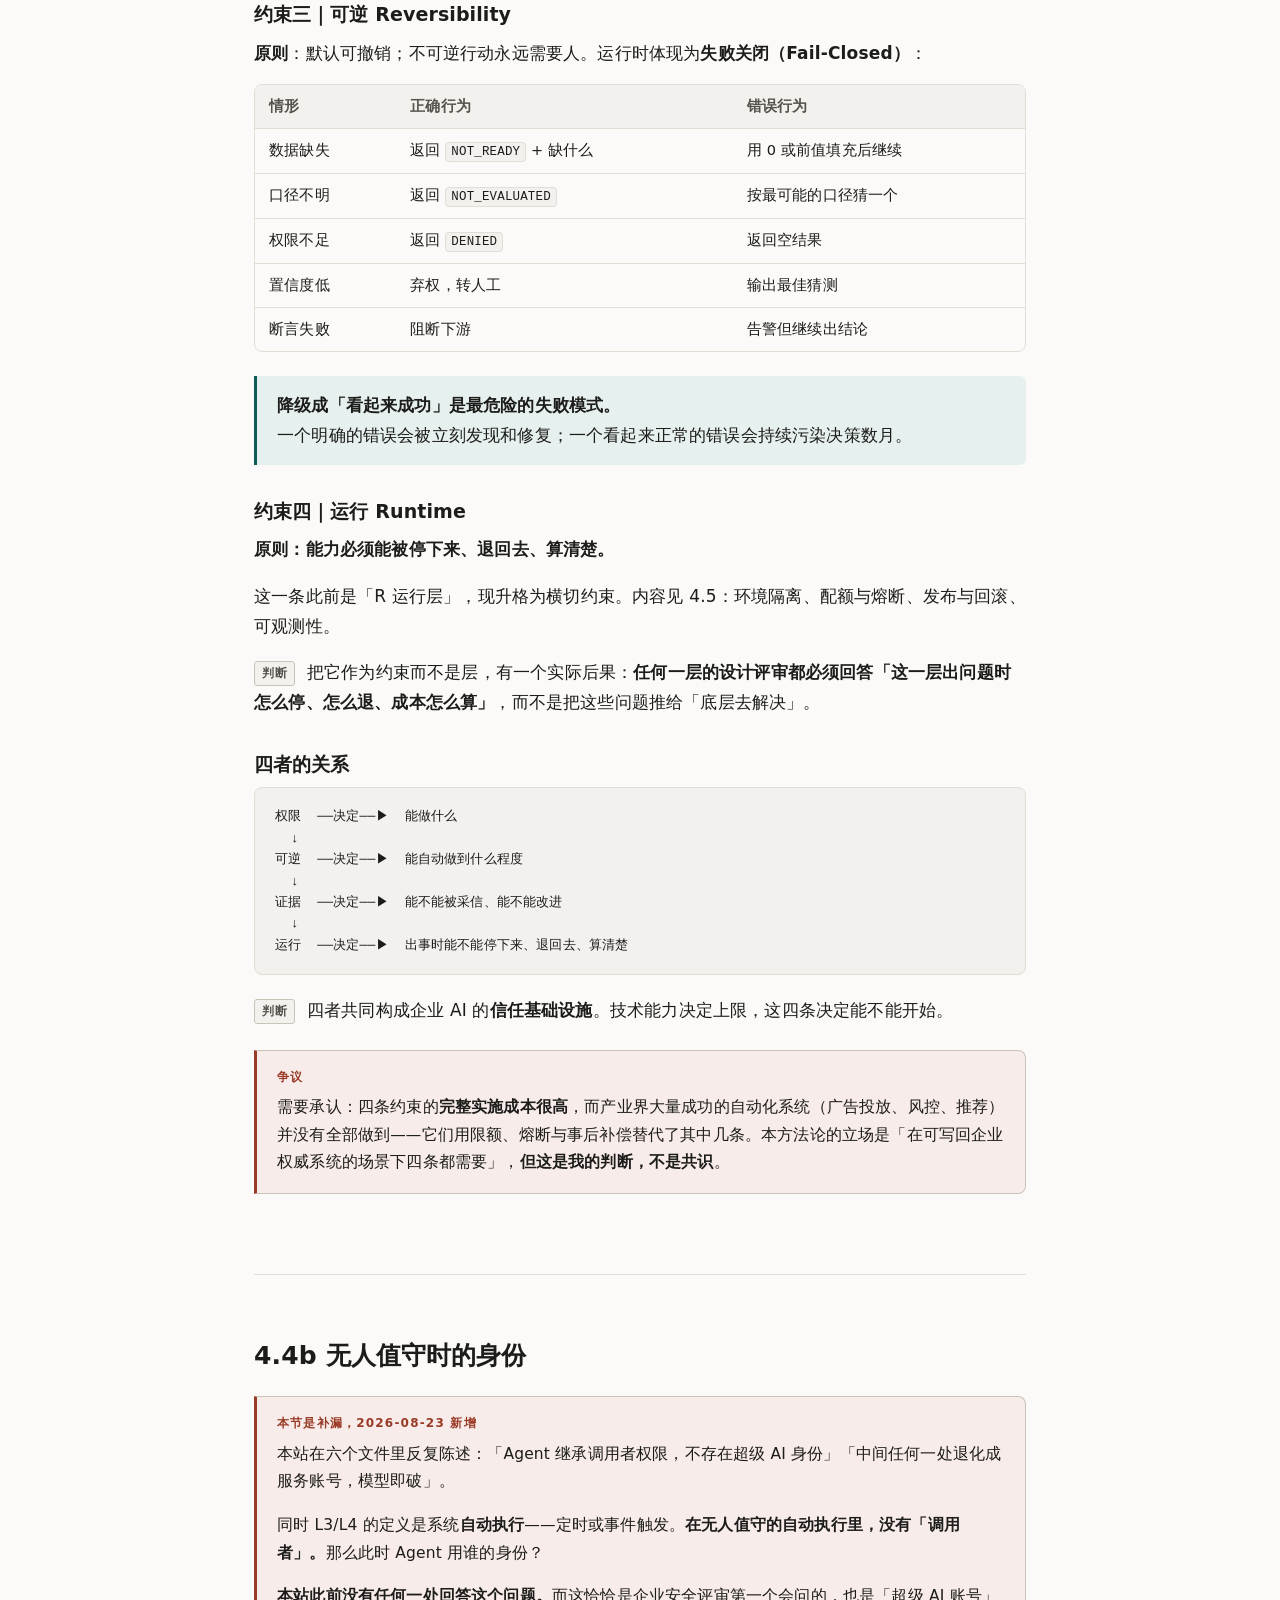
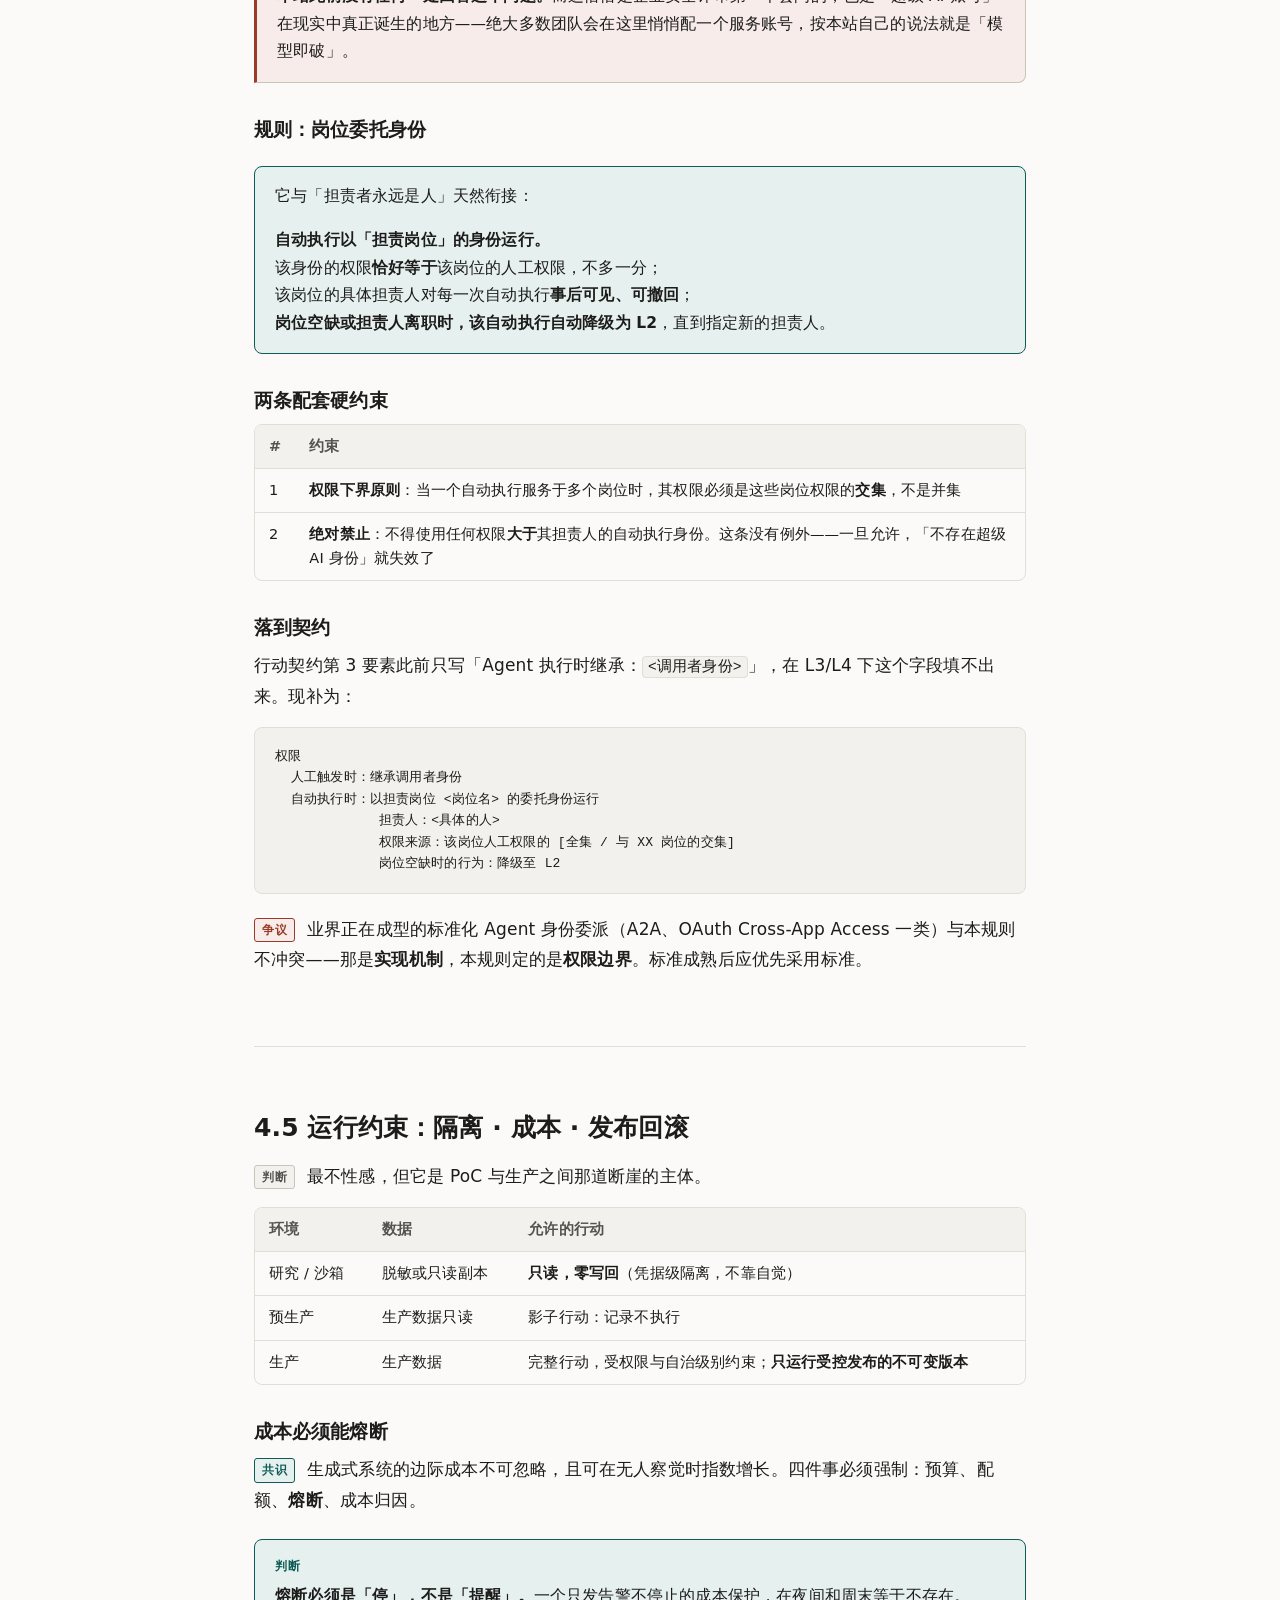
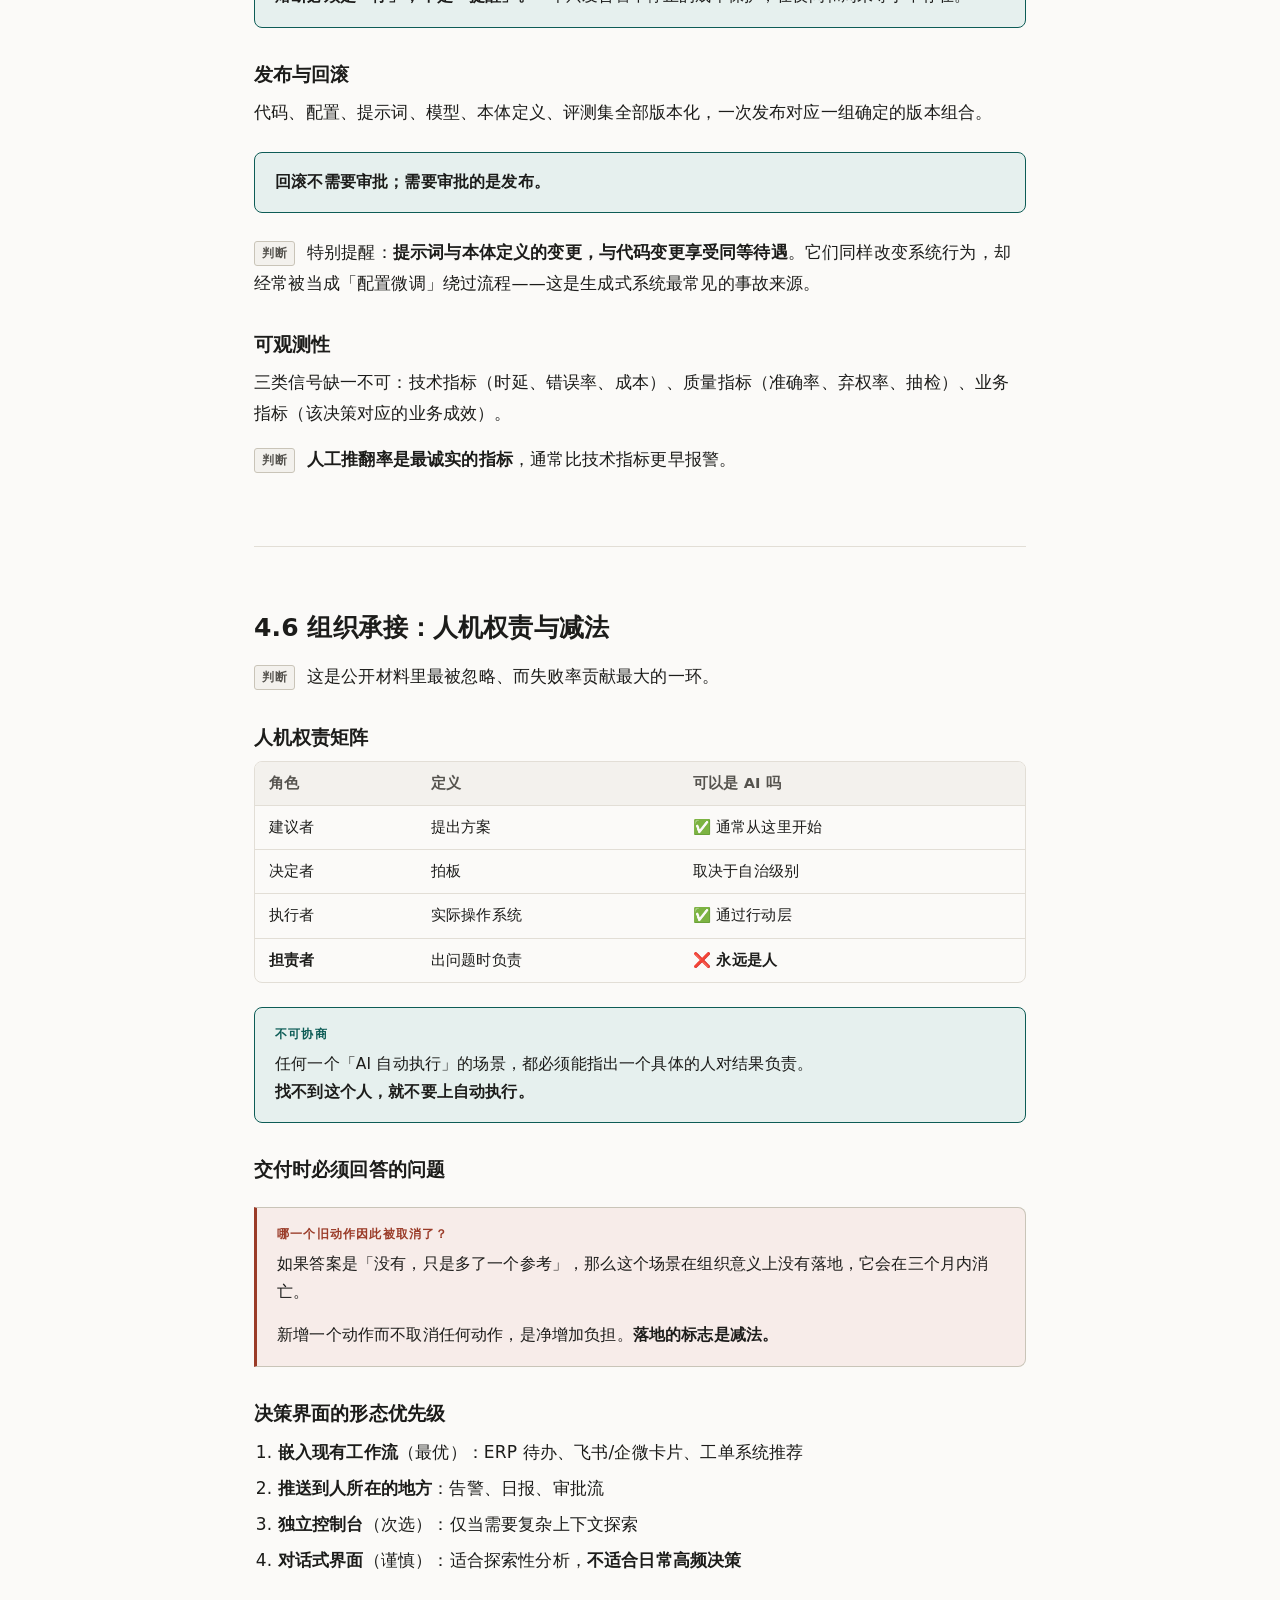
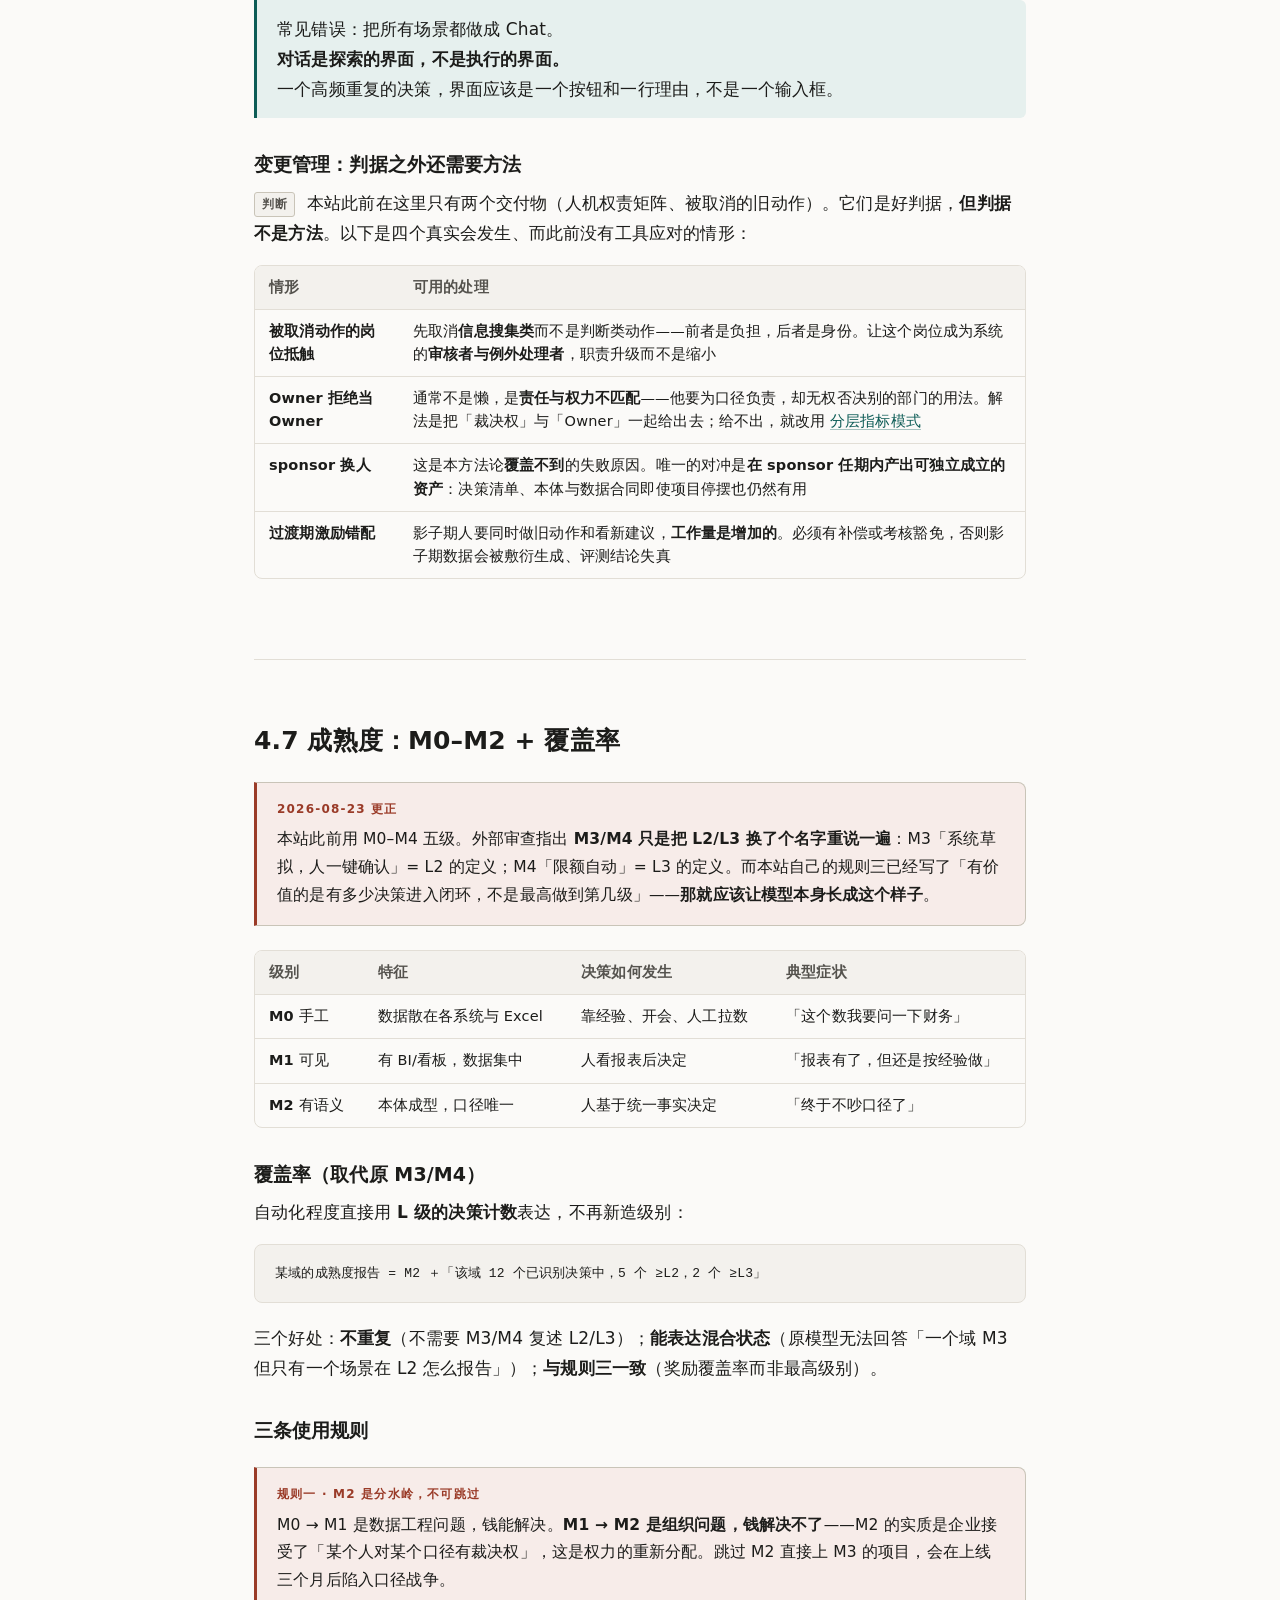
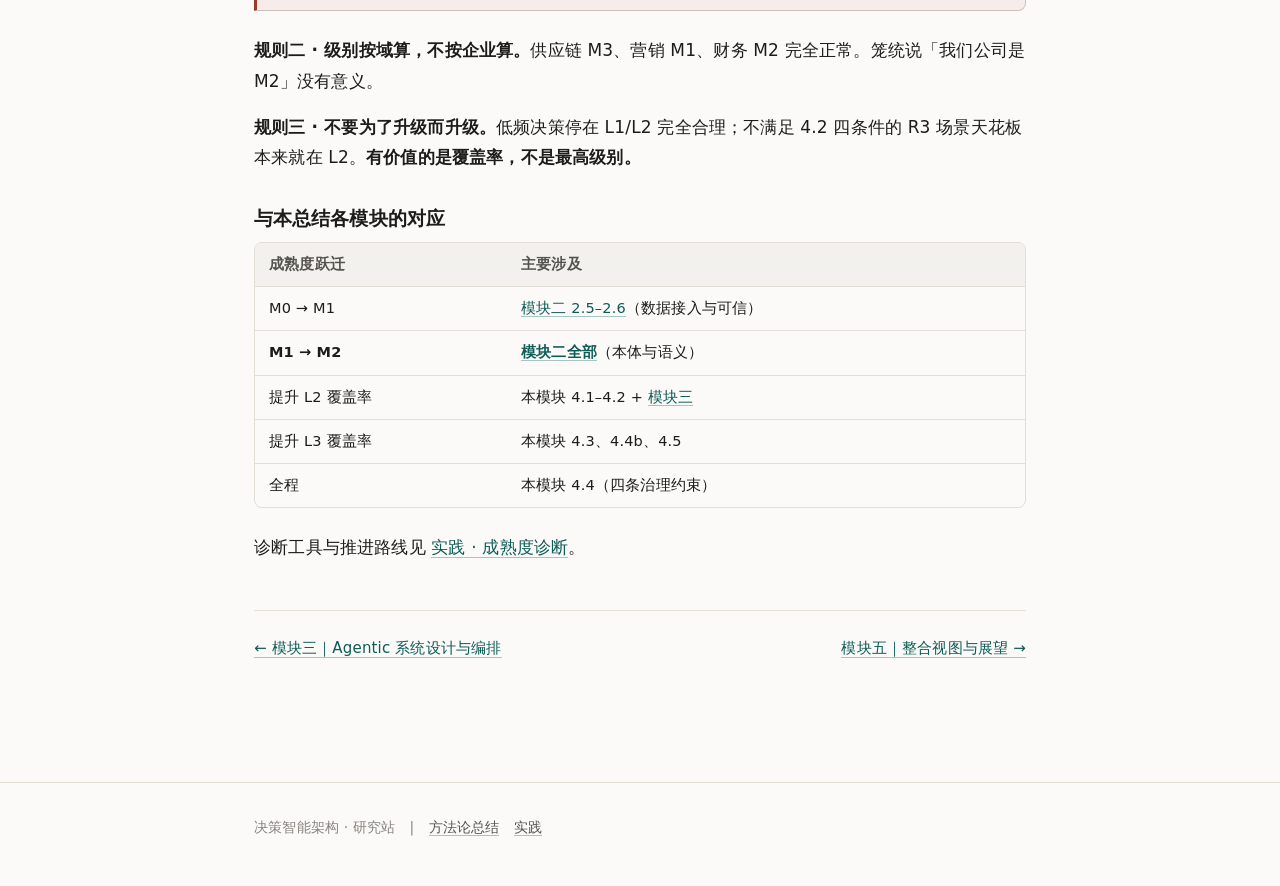
<file: site/m4-adoption.html>
<!doctype html>
<html lang="zh-CN">
<head>
<meta charset="utf-8">
<meta name="viewport" content="width=device-width,initial-scale=1">
<title>模块四｜行动闭环与企业采纳 — 方法论总结</title>
<link rel="stylesheet" href="assets/styles.css">
</head>
<body>
<nav class="nav"><div class="nav-inner">
<a class="nav-brand" href="index.html">决策智能架构<span> · 研究站</span></a>
<div class="nav-links">
<a href="methodology.html" class="active">方法论总结</a>
<a href="playbook.html">实践</a>
<a href="domains.html">行业剖面</a>
<a href="research.html">研究</a>
<a href="about.html">关于</a>
</div></div></nav>
<div class="wrap">
<section style="padding-bottom:16px">
<p class="eyebrow"><a href="methodology.html" style="border:0;color:inherit">方法论总结</a> · 模块四</p>
<h1>行动闭环与企业采纳</h1>
<p class="lede">怎么从只读走到写回，怎么逐级放权而不出事，组织怎么承接。</p>
<div class="callout"><p><strong>这是整个领域公开材料最薄、而企业最需要的一块。</strong>平台厂商不谈，技术社区不关心，治理传统不涉及。</p></div>
<p class="meta"><span class="pill">8 主题 · 约 85 分钟</span></p>
<ul class="topics">
<li><span class="tn">4.1</span><span class="tt"><a href="#t41">从只读到写回：行动契约</a></span><span class="td">12 min</span></li>
<li><span class="tn">4.2</span><span class="tt"><a href="#t42">可逆性分级与人在回路</a></span><span class="td">12 min</span></li>
<li><span class="tn">4.3</span><span class="tt"><a href="#t43">分级自治 L0–L4</a></span><span class="td">10 min</span></li>
<li><span class="tn">4.4</span><span class="tt"><a href="#t44">四条治理约束：权限 · 证据 · 可逆 · 运行</a></span><span class="td">14 min</span></li>
<li><span class="tn">4.4b</span><span class="tt"><a href="#t44b">无人值守时的身份　<span style="color:var(--accent)">补漏</span></a></span><span class="td">8 min</span></li>
<li><span class="tn">4.5</span><span class="tt"><a href="#t45">运行约束：隔离 · 成本 · 发布回滚</a></span><span class="td">8 min</span></li>
<li><span class="tn">4.6</span><span class="tt"><a href="#t46">组织承接：人机权责与减法</a></span><span class="td">8 min</span></li>
<li><span class="tn">4.7</span><span class="tt"><a href="#t47">成熟度诊断 M0–M2 + 覆盖率</a></span><span class="td">8 min</span></li>
</ul>
</section>

<hr class="hr">

<section id="t41">
<h2 style="margin-top:0">4.1 从只读到写回：行动契约</h2>
<p><span class="mk mk-j">判断</span> 在传统数据架构里「写回」是边缘功能。在决策智能架构里，行动必须与对象、属性同等重要。</p>
<p>理由是价值上限：一个只能回答问题的系统，其价值都要经过一次人工转译才能落地——人看到结论、人理解、人打开另一个系统、人操作。这条链路每一环都在衰减，且吞吐量受限于人的注意力。</p>
<p><span class="mk mk-c">共识</span> Palantir 的 kinetic 层、各类 Agent 平台的 action/tool 概念，都指向同一件事。分歧不在于「要不要行动」，而在于<strong>行动要定义到什么程度才能上生产</strong>。</p>

<h3>行动契约：十一个必备要素</h3>
<p><span class="mk mk-j">判断</span> 缺任何一项都不应上线。</p>
<div class="callout"><span class="tag">2026-08-23 由九要素补为十一要素</span><p>外部审查指出两处致命遗漏——本站自己在 <a href="domains.html#ec">电商剖面</a> 把「客服补偿被薅羊毛」诊断为「缺少<strong>频次上限</strong>」，却没在契约里留位置；同时「数据缺失 → 失败关闭」在运行时无从判定，因为契约没有声明它依赖什么数据。</p></div>
<div class="tw"><table>
<tr><th>#</th><th>要素</th><th>说明</th></tr>
<tr><td>1</td><td>前置条件</td><td>用状态机表达，如「订单状态 ∈ {待发货}」</td></tr>
<tr><td>2</td><td><strong>参数模式</strong></td><td>结构、类型、<strong>取值范围——范围就是安全边界</strong></td></tr>
<tr><td>3</td><td>权限</td><td>人工触发时继承调用者身份；<strong>自动执行时以担责岗位的委托身份运行</strong>（见 4.4b）</td></tr>
<tr><td>4</td><td>副作用</td><td>改变哪些对象状态，触发哪些下游</td></tr>
<tr><td>5</td><td><strong>幂等键</strong></td><td>重复执行不产生重复效果。<strong>必填项，不是优化项</strong></td></tr>
<tr><td>6</td><td>可逆性</td><td>R1 / R2 / R3，见 4.2</td></tr>
<tr><td>7</td><td>审批链</td><td>什么条件免批，什么条件强制人工</td></tr>
<tr><td>8</td><td>审计记录</td><td>触发者、参数、依据、口径与模型版本、审批人、结果</td></tr>
<tr><td>9</td><td>失败语义</td><td>失败后状态、是否重试、何时需人工</td></tr>
<tr><td><strong>10</strong></td><td><strong>频次上限 / 速率限制</strong></td><td><strong>新增。</strong>按对象、按执行者、按全局分别设限。<strong>参数范围管单次幅度，管不了「一天调用 5000 次，每次都在范围内」</strong>——这正是薅羊毛与失控循环的形态</td></tr>
<tr><td><strong>11</strong></td><td><strong>数据依赖与新鲜度</strong></td><td><strong>新增。</strong>本行动依赖哪些对象/指标、要求多新的数据。没有它，「数据缺失则失败关闭」<strong>在运行时无从判定</strong></td></tr>
</table></div>
<div class="callout"><span class="tag">实践中最常被跳过的两项</span><p>第 5 项（幂等键）和第 2 项的范围部分——而这两项恰好是事故率最高的两项。参数无边界的典型后果：<strong>一个小数点错误导致调价 100 倍</strong>。</p></div>

<h3>写回原则：不要制造第二套真相</h3>
<p><span class="mk mk-j">判断</span> 行动必须写回<strong>权威系统</strong>（ERP、OMS、WMS、CRM），而不是只写在平台内部。</p>
<p>如果平台自己存了一份「我们认为的库存」，而 ERP 里是另一份，企业就有了两套真相。这比没有 AI 更糟：对账量增加、出问题无法定位哪套对、业务方会自然相信旧系统。</p>
<div class="rule"><span class="tag">判据</span><p><strong>关掉这个平台，企业的业务数据是否完全不受影响？</strong><br>
是 → 写回设计正确（平台是决策者与执行者，不是记录者）<br>
否 → 制造了第二套真相，必须重构</p>
<p><strong>例外</strong>：平台可以保留决策记录与证据链——这是平台独有的资产，不与业务系统冲突。</p></div>
</section>

<hr class="hr">

<section id="t42">
<h2 style="margin-top:0">4.2 可逆性分级与人在回路</h2>
<p><span class="mk mk-j">判断</span> 这是整个授权体系的核心依据，也是公开材料里几乎完全缺失的一环。社区谈 "human-in-the-loop" 时通常停留在「要不要加个确认按钮」，而没有回答<strong>在什么条件下可以不加</strong>。</p>

<div class="tw"><table>
<tr><th>级别</th><th>定义</th><th>例子</th><th>授权取向</th></tr>
<tr><td><strong>R1</strong> 可撤销</td><td>一键回到原状态，无外部影响</td><td>修改内部标签、调整优先级、更新预测</td><td>可较早开放自动</td></tr>
<tr><td><strong>R2</strong> 可补偿</td><td>不能直接撤销，但有明确反向操作</td><td>调价、创建工单、库存调拨</td><td>限额内自动，超限审批</td></tr>
<tr><td><strong>R3</strong> 不可逆</td><td>一旦执行，外部世界已改变</td><td>已发货、已付款、已发客户通知、已监管报送</td><td><strong>需满足四条件，否则人闸</strong></td></tr>
</table></div>
<h3>R3 是否永远需要人闸：一处重要更正</h3>
<div class="callout"><span class="tag">〔争议〕2026-08-23 更正</span>
<p>本站此前写「<strong>R3 不可逆行动永远需要人闸</strong>」，并列为不可协商。<strong>这作为对现实的描述是错的，作为规范也不是领域共识。</strong></p>
<p>反方立场必须列出：<strong>产业界大量不可逆行动今天就在全自动执行</strong>——程序化广告投放、算法交易、自动放款与扣款、自动发送的营销短信与推送、自动化物流下单、SaaS 自动扣费。这些系统的通行做法不是人闸，而是<strong>限额 + 速率限制 + 异常熔断 + 事后补偿 + 保险</strong>。</p>
<p>而且本站自己在 <a href="domains.html#ec">电商剖面</a> 已经写了「是否退款：<strong>小额自动，大额人闸</strong>」——那本来就是一个例外，此前没有承认。</p></div>

<div class="rule"><span class="tag">修正后的规则 · 判断</span>
<p>它比原来更有力，因为它说清了真正要守的不是「必须有人点确认」，而是<strong>必须有可承担的损失上界</strong>：</p>
<p><strong>R3 开放自动执行，需要同时满足四条：</strong><br>
① <strong>单次影响有硬上限</strong>（金额、数量、影响对象数）<br>
② <strong>单位时间总量有硬上限</strong>（对应行动契约第 10 要素）<br>
③ <strong>有可执行的事后补偿路径</strong>（已实现并演练过，不是理论上可补偿）<br>
④ <strong>有实时异常熔断</strong>，以及<strong>一个具名担责人</strong></p>
<p><strong>四者缺一，即保留人闸。</strong></p></div>

<h3>最实用的落地模式：把 R3 拆成 R2 + R3</h3>
<p><span class="mk mk-j">判断</span> 这是我认为企业 AI 落地最有用的一个具体技巧：</p>
<pre><code>「自动发货」        = R3，不能自动
拆解后：
「自动创建发货单」   = R2（可作废，未下发前无外部影响）  → 可以自动
「确认发货」        = R3（不可逆）                      → 保留人闸，一键确认</code></pre>
<p>AI 承担 95% 的工作量，人只保留最后那个不可逆的确认动作。</p>
<p><strong>这个模式几乎适用于所有 R3 场景</strong>：自动生成退款单 + 人工确认；自动起草客户通知 + 人工发送；自动准备付款指令 + 人工放行。</p>

<h3>人在回路的三种形态</h3>
<div class="tw"><table>
<tr><th>形态</th><th>人的位置</th><th>适用</th></tr>
<tr><td>Human-in-the-loop</td><td>执行前必须人批</td><td>R3、高代价</td></tr>
<tr><td>Human-on-the-loop</td><td>人监督，可随时干预与叫停</td><td>R2 限额自动</td></tr>
<tr><td>Human-in-command</td><td>人只做定期审计与规则调整</td><td>R1 稳定运行后</td></tr>
</table></div>
<p><span class="mk mk-j">判断</span> 这三种形态与 4.3 的自治级别一一对应。<strong>选哪一种，由可逆性决定，而不是由模型准确率决定。</strong></p>
</section>

<hr class="hr">

<section id="t43">
<h2 style="margin-top:0">4.3 分级自治 L0–L4</h2>
<div class="rule"><span class="tag">本节全部要点 · 判断</span><p><strong>「自主」不是能力描述，是授权描述。</strong></p>
<p>社区里常见的「Agent 自主性等级」讨论，多数从<strong>模型能力</strong>出发（能不能自己规划、能不能自己纠错）。企业需要的分级必须从<strong>授权与责任</strong>出发。</p></div>

<div class="tw"><table>
<tr><th>级别</th><th>名称</th><th>系统做什么</th><th>人做什么</th><th>典型准入条件</th></tr>
<tr><td><strong>L0</strong></td><td>观察</td><td>只输出分析与解释</td><td>全部决策与执行</td><td>上线即可</td></tr>
<tr><td><strong>L1</strong></td><td>建议</td><td>给出推荐动作与理由</td><td>决策 + 执行</td><td>离线评测达标</td></tr>
<tr><td><strong>L2</strong></td><td>草拟</td><td>生成参数已填好的动作草稿</td><td>审批 + 一键执行</td><td>影子运行期通过</td></tr>
<tr><td><strong>L3</strong></td><td>限额自动</td><td>阈值内自动执行，超限升级</td><td>例外处理 + 抽检</td><td>连续 N 期在线指标达标</td></tr>
<tr><td><strong>L4</strong></td><td>全自动</td><td>全量自动执行</td><td>监控 + 定期审计</td><td>长期稳定，且仅限 R1/R2</td></tr>
</table></div>

<h3>四条硬规则</h3>
<ol class="steps">
<li><b>R3 开放到 L3/L4 需满足 4.2 的四条件</b>四者缺一则最高只能到 L2（此前写「R3 最高只能到 L2」，已更正）</li>
<li><b>晋级条件必须事前冻结</b>不能看到结果后临时议定</li>
<li><b>降级条件自动生效，不需要审批</b></li>
<li><b>每次晋级/降级都是一条审计记录</b></li>
</ol>
<blockquote><p><strong>晋级靠证据，不靠信心。</strong><br>「我们觉得它已经挺准了」不是晋级理由。晋级条件应当在上线之前就写进决策卡。</p></blockquote>

<h3>一条重要修正：L2 不是稳定状态</h3>
<div class="rule"><span class="tag">判断</span>
<p>本站此前把 L2（草拟 + 人工确认）当作一个可以长期停留的稳定状态。2026-06 的纵向研究否定了这个假设：<strong>对 Agent 输出的批准率随时间上升，而审查深度下降</strong>。经验规则：<strong>批准率 ≥95% 时，这个检查点已经是「确认剧场」</strong>，实际保护力接近零。</p>
<p>修正后：<strong>L2 是过渡态，不是终点</strong>；<strong>必须监控批准率</strong>，与「人工推翻率」并列进入可观测指标；批准率过高时，正确的动作是<strong>要么晋级到 L3 + 抽检，要么承认这个检查点无效并重新设计</strong>——而不是维持一个形式上的确认按钮。</p></div>

<h3>为什么必须从 L1 起步</h3>
<p><span class="mk mk-j">判断</span> 常见的反驳是「我们很有信心，直接上 L3」。三个理由不行：</p>
<ul>
<li><strong>证据不足</strong>：离线评测集覆盖不了真实分布，影子运行期是唯一能发现分布外行为的阶段</li>
<li><strong>信任建立</strong>：业务方需要时间观察系统与自己判断的差异，跳过这段，第一次出错就是终点</li>
<li><strong>组织准备</strong>：L3 需要「例外处理」流程与责任人，这些在 L1/L2 期间才能磨合出来</li>
</ul>
</section>

<hr class="hr">

<section id="t44">
<h2 style="margin-top:0">4.4 四条治理约束：权限 · 证据 · 可逆 · 运行</h2>
<p><span class="mk mk-j">判断</span> 这几条不属于某一层，而是整套架构的设计前提。</p>
<div class="callout"><span class="tag">2026-08-23 由三条扩为四条</span><p>此前是「三条约束 + 六层（含 R 运行层）」。外部审查指出 R 运行层的内容<strong>作用于所有层</strong>，与「事实层之下」这个位置没有任何关系；且它包含的「权限落到运行时」与约束一重复。<strong>现改为五层 + 四条横切约束</strong>，记忆锚点相应改为「一个中心，两个方向，<strong>四条</strong>约束」。</p></div>

<h3>约束一｜权限 Authority</h3>
<p><strong>原则</strong>：权限定义在本体上；<strong>Agent 继承调用者权限，不存在超级 AI 身份</strong>。</p>
<ul>
<li>四个维度：对象级、行级、属性级、行动级</li>
<li>身份上下文必须贯穿：用户 → Agent → 工具 → 数据 → 行动。<strong>中间任何一处退化成服务账号，模型即破</strong></li>
<li>越权返回<strong>明确拒绝</strong>，不是空结果</li>
</ul>
<div class="callout"><span class="tag">隐蔽风险</span><p>销售 A 问「我们最大的客户是谁」，如果 Agent 用超级权限回答了，就等于绕过了原有权限体系。<strong>这类泄漏不会触发任何传统安全告警。</strong></p></div>

<h3>约束二｜证据 Evidence</h3>
<p><strong>原则</strong>：任何结论可追溯到输入与版本；<strong>失败与拒绝同样留痕</strong>。</p>
<pre><code>决策/结论
  ├── 触发：谁、什么时候、通过什么入口
  ├── 输入：哪些对象与指标，取值与时间点
  ├── 口径：指标权威实现版本、本体版本
  ├── 推理：规则 / 模型 / 提示词版本
  ├── 输出：建议或已执行的行动、参数
  ├── 人的介入：谁审批、是否被推翻、推翻理由
  └── 结果：执行成功/失败、后续影响</code></pre>
<div class="rule"><span class="tag">坏消息不可隐藏 · 判断</span><p>拒绝、弃权、失败、人工推翻全部要留痕。<strong>人推翻系统建议的理由，是最有价值的改进信号。</strong></p>
<p>界面可以降噪，但不能删除或改写权威状态。<strong>做一个只展示成功案例的看板，等于主动放弃了系统改进的唯一信息来源。</strong></p></div>

<h4>证据链本身也需要被治理</h4>
<p><span class="mk mk-j">判断</span> 这是本站此前的一个盲点：证据链是全架构中<strong>唯一允许平台自己长期存储的数据</strong>，且必然包含用户提问、数据取值、决策依据、被推翻的理由——<strong>这是一个新创建的高敏感数据存储</strong>。方法论创造了一个新风险，就必须治理它：</p>
<div class="tw"><table>
<tr><th>项</th><th>要求</th></tr>
<tr><td><strong>留存期限</strong></td><td>等保与行业监管有<strong>下限</strong>要求，个人信息保护有<strong>上限</strong>要求，两者要同时满足</td></tr>
<tr><td><strong>访问权限</strong></td><td>证据链的读取权限<strong>不等于</strong>业务数据的读取权限，需单独定义</td></tr>
<tr><td><strong>个人信息</strong></td><td>提问内容与决策依据可能含个人信息，需纳入数据分类分级</td></tr>
<tr><td><strong>不可篡改</strong></td><td>证据链自身必须追加式，修改证据链的操作本身要留痕</td></tr>
</table></div>
<div class="rule"><p><strong>这同时是一个卖点而非负担</strong>：等保对审计留存的要求与证据链设计高度重合——<strong>证据链本来就能满足大部分审计要求</strong>。合规评审时应当主动拿出来讲。见 <a href="playbook.html#compliance">合规与安全前置</a>。</p></div>

<h3>约束三｜可逆 Reversibility</h3>
<p><strong>原则</strong>：默认可撤销；不可逆行动永远需要人。运行时体现为<strong>失败关闭（Fail-Closed）</strong>：</p>
<div class="tw"><table>
<tr><th>情形</th><th>正确行为</th><th>错误行为</th></tr>
<tr><td>数据缺失</td><td>返回 <code>NOT_READY</code> + 缺什么</td><td>用 0 或前值填充后继续</td></tr>
<tr><td>口径不明</td><td>返回 <code>NOT_EVALUATED</code></td><td>按最可能的口径猜一个</td></tr>
<tr><td>权限不足</td><td>返回 <code>DENIED</code></td><td>返回空结果</td></tr>
<tr><td>置信度低</td><td>弃权，转人工</td><td>输出最佳猜测</td></tr>
<tr><td>断言失败</td><td>阻断下游</td><td>告警但继续出结论</td></tr>
</table></div>
<blockquote><p><strong>降级成「看起来成功」是最危险的失败模式。</strong><br>一个明确的错误会被立刻发现和修复；一个看起来正常的错误会持续污染决策数月。</p></blockquote>

<h3>约束四｜运行 Runtime</h3>
<p><strong>原则：能力必须能被停下来、退回去、算清楚。</strong></p>
<p>这一条此前是「R 运行层」，现升格为横切约束。内容见 4.5：环境隔离、配额与熔断、发布与回滚、可观测性。</p>
<p><span class="mk mk-j">判断</span> 把它作为约束而不是层，有一个实际后果：<strong>任何一层的设计评审都必须回答「这一层出问题时怎么停、怎么退、成本怎么算」</strong>，而不是把这些问题推给「底层去解决」。</p>

<h3>四者的关系</h3>
<pre><code>权限  ──决定──▶  能做什么
  ↓
可逆  ──决定──▶  能自动做到什么程度
  ↓
证据  ──决定──▶  能不能被采信、能不能改进
  ↓
运行  ──决定──▶  出事时能不能停下来、退回去、算清楚</code></pre>
<p><span class="mk mk-j">判断</span> 四者共同构成企业 AI 的<strong>信任基础设施</strong>。技术能力决定上限，这四条决定能不能开始。</p>
<div class="callout"><span class="tag">争议</span><p>需要承认：四条约束的<strong>完整实施成本很高</strong>，而产业界大量成功的自动化系统（广告投放、风控、推荐）并没有全部做到——它们用限额、熔断与事后补偿替代了其中几条。本方法论的立场是「在可写回企业权威系统的场景下四条都需要」，<strong>但这是我的判断，不是共识</strong>。</p></div>
</section>

<hr class="hr">

<section id="t44b">
<h2 style="margin-top:0">4.4b 无人值守时的身份</h2>
<div class="callout"><span class="tag">本节是补漏，2026-08-23 新增</span>
<p>本站在六个文件里反复陈述：「Agent 继承调用者权限，不存在超级 AI 身份」「中间任何一处退化成服务账号，模型即破」。</p>
<p>同时 L3/L4 的定义是系统<strong>自动执行</strong>——定时或事件触发。<strong>在无人值守的自动执行里，没有「调用者」。</strong>那么此时 Agent 用谁的身份？</p>
<p><strong>本站此前没有任何一处回答这个问题。</strong>而这恰恰是企业安全评审第一个会问的，也是「超级 AI 账号」在现实中真正诞生的地方——绝大多数团队会在这里悄悄配一个服务账号，按本站自己的说法就是「模型即破」。</p></div>

<h3>规则：岗位委托身份</h3>
<div class="rule"><p>它与「担责者永远是人」天然衔接：</p>
<p><strong>自动执行以「担责岗位」的身份运行。</strong><br>
该身份的权限<strong>恰好等于</strong>该岗位的人工权限，不多一分；<br>
该岗位的具体担责人对每一次自动执行<strong>事后可见、可撤回</strong>；<br>
<strong>岗位空缺或担责人离职时，该自动执行自动降级为 L2</strong>，直到指定新的担责人。</p></div>

<h3>两条配套硬约束</h3>
<div class="tw"><table>
<tr><th>#</th><th>约束</th></tr>
<tr><td>1</td><td><strong>权限下界原则</strong>：当一个自动执行服务于多个岗位时，其权限必须是这些岗位权限的<strong>交集</strong>，不是并集</td></tr>
<tr><td>2</td><td><strong>绝对禁止</strong>：不得使用任何权限<strong>大于</strong>其担责人的自动执行身份。这条没有例外——一旦允许，「不存在超级 AI 身份」就失效了</td></tr>
</table></div>

<h3>落到契约</h3>
<p>行动契约第 3 要素此前只写「Agent 执行时继承：<code>&lt;调用者身份&gt;</code>」，在 L3/L4 下这个字段填不出来。现补为：</p>
<pre><code>权限
  人工触发时：继承调用者身份
  自动执行时：以担责岗位 &lt;岗位名&gt; 的委托身份运行
             担责人：&lt;具体的人&gt;
             权限来源：该岗位人工权限的 [全集 / 与 XX 岗位的交集]
             岗位空缺时的行为：降级至 L2</code></pre>
<p><span class="mk mk-d">争议</span> 业界正在成型的标准化 Agent 身份委派（A2A、OAuth Cross-App Access 一类）与本规则不冲突——那是<strong>实现机制</strong>，本规则定的是<strong>权限边界</strong>。标准成熟后应优先采用标准。</p>
</section>

<hr class="hr">

<section id="t45">
<h2 style="margin-top:0">4.5 运行约束：隔离 · 成本 · 发布回滚</h2>
<p><span class="mk mk-j">判断</span> 最不性感，但它是 PoC 与生产之间那道断崖的主体。</p>
<div class="tw"><table>
<tr><th>环境</th><th>数据</th><th>允许的行动</th></tr>
<tr><td>研究 / 沙箱</td><td>脱敏或只读副本</td><td><strong>只读，零写回</strong>（凭据级隔离，不靠自觉）</td></tr>
<tr><td>预生产</td><td>生产数据只读</td><td>影子行动：记录不执行</td></tr>
<tr><td>生产</td><td>生产数据</td><td>完整行动，受权限与自治级别约束；<strong>只运行受控发布的不可变版本</strong></td></tr>
</table></div>

<h3>成本必须能熔断</h3>
<p><span class="mk mk-c">共识</span> 生成式系统的边际成本不可忽略，且可在无人察觉时指数增长。四件事必须强制：预算、配额、<strong>熔断</strong>、成本归因。</p>
<div class="rule"><span class="tag">判断</span><p><strong>熔断必须是「停」，不是「提醒」。</strong>一个只发告警不停止的成本保护，在夜间和周末等于不存在。</p></div>

<h3>发布与回滚</h3>
<p>代码、配置、提示词、模型、本体定义、评测集全部版本化，一次发布对应一组确定的版本组合。</p>
<div class="rule"><p><strong>回滚不需要审批；需要审批的是发布。</strong></p></div>
<p><span class="mk mk-j">判断</span> 特别提醒：<strong>提示词与本体定义的变更，与代码变更享受同等待遇</strong>。它们同样改变系统行为，却经常被当成「配置微调」绕过流程——这是生成式系统最常见的事故来源。</p>

<h3>可观测性</h3>
<p>三类信号缺一不可：技术指标（时延、错误率、成本）、质量指标（准确率、弃权率、抽检）、业务指标（该决策对应的业务成效）。</p>
<p><span class="mk mk-j">判断</span> <strong>人工推翻率是最诚实的指标</strong>，通常比技术指标更早报警。</p>
</section>

<hr class="hr">

<section id="t46">
<h2 style="margin-top:0">4.6 组织承接：人机权责与减法</h2>
<p><span class="mk mk-j">判断</span> 这是公开材料里最被忽略、而失败率贡献最大的一环。</p>

<h3>人机权责矩阵</h3>
<div class="tw"><table>
<tr><th>角色</th><th>定义</th><th>可以是 AI 吗</th></tr>
<tr><td>建议者</td><td>提出方案</td><td>✅ 通常从这里开始</td></tr>
<tr><td>决定者</td><td>拍板</td><td>取决于自治级别</td></tr>
<tr><td>执行者</td><td>实际操作系统</td><td>✅ 通过行动层</td></tr>
<tr><td><strong>担责者</strong></td><td>出问题时负责</td><td><strong>❌ 永远是人</strong></td></tr>
</table></div>
<div class="rule"><span class="tag">不可协商</span><p>任何一个「AI 自动执行」的场景，都必须能指出一个具体的人对结果负责。<br><strong>找不到这个人，就不要上自动执行。</strong></p></div>

<h3>交付时必须回答的问题</h3>
<div class="callout"><span class="tag">哪一个旧动作因此被取消了？</span><p>如果答案是「没有，只是多了一个参考」，那么这个场景在组织意义上没有落地，它会在三个月内消亡。</p>
<p>新增一个动作而不取消任何动作，是净增加负担。<strong>落地的标志是减法。</strong></p></div>

<h3>决策界面的形态优先级</h3>
<ol>
<li><strong>嵌入现有工作流</strong>（最优）：ERP 待办、飞书/企微卡片、工单系统推荐</li>
<li><strong>推送到人所在的地方</strong>：告警、日报、审批流</li>
<li><strong>独立控制台</strong>（次选）：仅当需要复杂上下文探索</li>
<li><strong>对话式界面</strong>（谨慎）：适合探索性分析，<strong>不适合日常高频决策</strong></li>
</ol>
<blockquote><p>常见错误：把所有场景都做成 Chat。<br><strong>对话是探索的界面，不是执行的界面。</strong><br>一个高频重复的决策，界面应该是一个按钮和一行理由，不是一个输入框。</p></blockquote>

<h3>变更管理：判据之外还需要方法</h3>
<p><span class="mk mk-j">判断</span> 本站此前在这里只有两个交付物（人机权责矩阵、被取消的旧动作）。它们是好判据，<strong>但判据不是方法</strong>。以下是四个真实会发生、而此前没有工具应对的情形：</p>
<div class="tw"><table>
<tr><th>情形</th><th>可用的处理</th></tr>
<tr><td><strong>被取消动作的岗位抵触</strong></td><td>先取消<strong>信息搜集类</strong>而不是判断类动作——前者是负担，后者是身份。让这个岗位成为系统的<strong>审核者与例外处理者</strong>，职责升级而不是缩小</td></tr>
<tr><td><strong>Owner 拒绝当 Owner</strong></td><td>通常不是懒，是<strong>责任与权力不匹配</strong>——他要为口径负责，却无权否决别的部门的用法。解法是把「裁决权」与「Owner」一起给出去；给不出，就改用 <a href="m2-ontology.html#t25">分层指标模式</a></td></tr>
<tr><td><strong>sponsor 换人</strong></td><td>这是本方法论<strong>覆盖不到</strong>的失败原因。唯一的对冲是<strong>在 sponsor 任期内产出可独立成立的资产</strong>：决策清单、本体与数据合同即使项目停摆也仍然有用</td></tr>
<tr><td><strong>过渡期激励错配</strong></td><td>影子期人要同时做旧动作和看新建议，<strong>工作量是增加的</strong>。必须有补偿或考核豁免，否则影子期数据会被敷衍生成、评测结论失真</td></tr>
</table></div>
</section>

<hr class="hr">

<section id="t47">
<h2 style="margin-top:0">4.7 成熟度：M0–M2 + 覆盖率</h2>
<div class="callout"><span class="tag">2026-08-23 更正</span><p>本站此前用 M0–M4 五级。外部审查指出 <strong>M3/M4 只是把 L2/L3 换了个名字重说一遍</strong>：M3「系统草拟，人一键确认」= L2 的定义；M4「限额自动」= L3 的定义。而本站自己的规则三已经写了「有价值的是有多少决策进入闭环，不是最高做到第几级」——<strong>那就应该让模型本身长成这个样子</strong>。</p></div>
<div class="tw"><table>
<tr><th>级别</th><th>特征</th><th>决策如何发生</th><th>典型症状</th></tr>
<tr><td><strong>M0</strong> 手工</td><td>数据散在各系统与 Excel</td><td>靠经验、开会、人工拉数</td><td>「这个数我要问一下财务」</td></tr>
<tr><td><strong>M1</strong> 可见</td><td>有 BI/看板，数据集中</td><td>人看报表后决定</td><td>「报表有了，但还是按经验做」</td></tr>
<tr><td><strong>M2</strong> 有语义</td><td>本体成型，口径唯一</td><td>人基于统一事实决定</td><td>「终于不吵口径了」</td></tr>

</table></div>

<h3>覆盖率（取代原 M3/M4）</h3>
<p>自动化程度直接用 <strong>L 级的决策计数</strong>表达，不再新造级别：</p>
<pre><code>某域的成熟度报告 = M2 ＋「该域 12 个已识别决策中，5 个 ≥L2，2 个 ≥L3」</code></pre>
<p>三个好处：<strong>不重复</strong>（不需要 M3/M4 复述 L2/L3）；<strong>能表达混合状态</strong>（原模型无法回答「一个域 M3 但只有一个场景在 L2 怎么报告」）；<strong>与规则三一致</strong>（奖励覆盖率而非最高级别）。</p>

<h3>三条使用规则</h3>
<div class="callout"><span class="tag">规则一 · M2 是分水岭，不可跳过</span><p>M0 → M1 是数据工程问题，钱能解决。<strong>M1 → M2 是组织问题，钱解决不了</strong>——M2 的实质是企业接受了「某个人对某个口径有裁决权」，这是权力的重新分配。跳过 M2 直接上 M3 的项目，会在上线三个月后陷入口径战争。</p></div>
<p><strong>规则二 · 级别按域算，不按企业算。</strong>供应链 M3、营销 M1、财务 M2 完全正常。笼统说「我们公司是 M2」没有意义。</p>
<p><strong>规则三 · 不要为了升级而升级。</strong>低频决策停在 L1/L2 完全合理；不满足 4.2 四条件的 R3 场景天花板本来就在 L2。<strong>有价值的是覆盖率，不是最高级别。</strong></p>

<h3>与本总结各模块的对应</h3>
<div class="tw"><table>
<tr><th>成熟度跃迁</th><th>主要涉及</th></tr>
<tr><td>M0 → M1</td><td><a href="m2-ontology.html#t25">模块二 2.5–2.6</a>（数据接入与可信）</td></tr>
<tr><td><strong>M1 → M2</strong></td><td><a href="m2-ontology.html"><strong>模块二全部</strong></a>（本体与语义）</td></tr>
<tr><td>提升 L2 覆盖率</td><td>本模块 4.1–4.2 + <a href="m3-agentic.html">模块三</a></td></tr>
<tr><td>提升 L3 覆盖率</td><td>本模块 4.3、4.4b、4.5</td></tr>
<tr><td>全程</td><td>本模块 4.4（四条治理约束）</td></tr>
</table></div>
<p>诊断工具与推进路线见 <a href="playbook.html#maturity">实践 · 成熟度诊断</a>。</p>

<div class="prevnext">
<span><a href="m3-agentic.html">← 模块三｜Agentic 系统设计与编排</a></span>
<span><a href="m5-synthesis.html">模块五｜整合视图与展望 →</a></span>
</div>
</section>
</div>
<footer><div class="wrap">决策智能架构 · 研究站　|　<a href="methodology.html">方法论总结</a>　<a href="playbook.html">实践</a></div></footer>
</body></html>
</file>
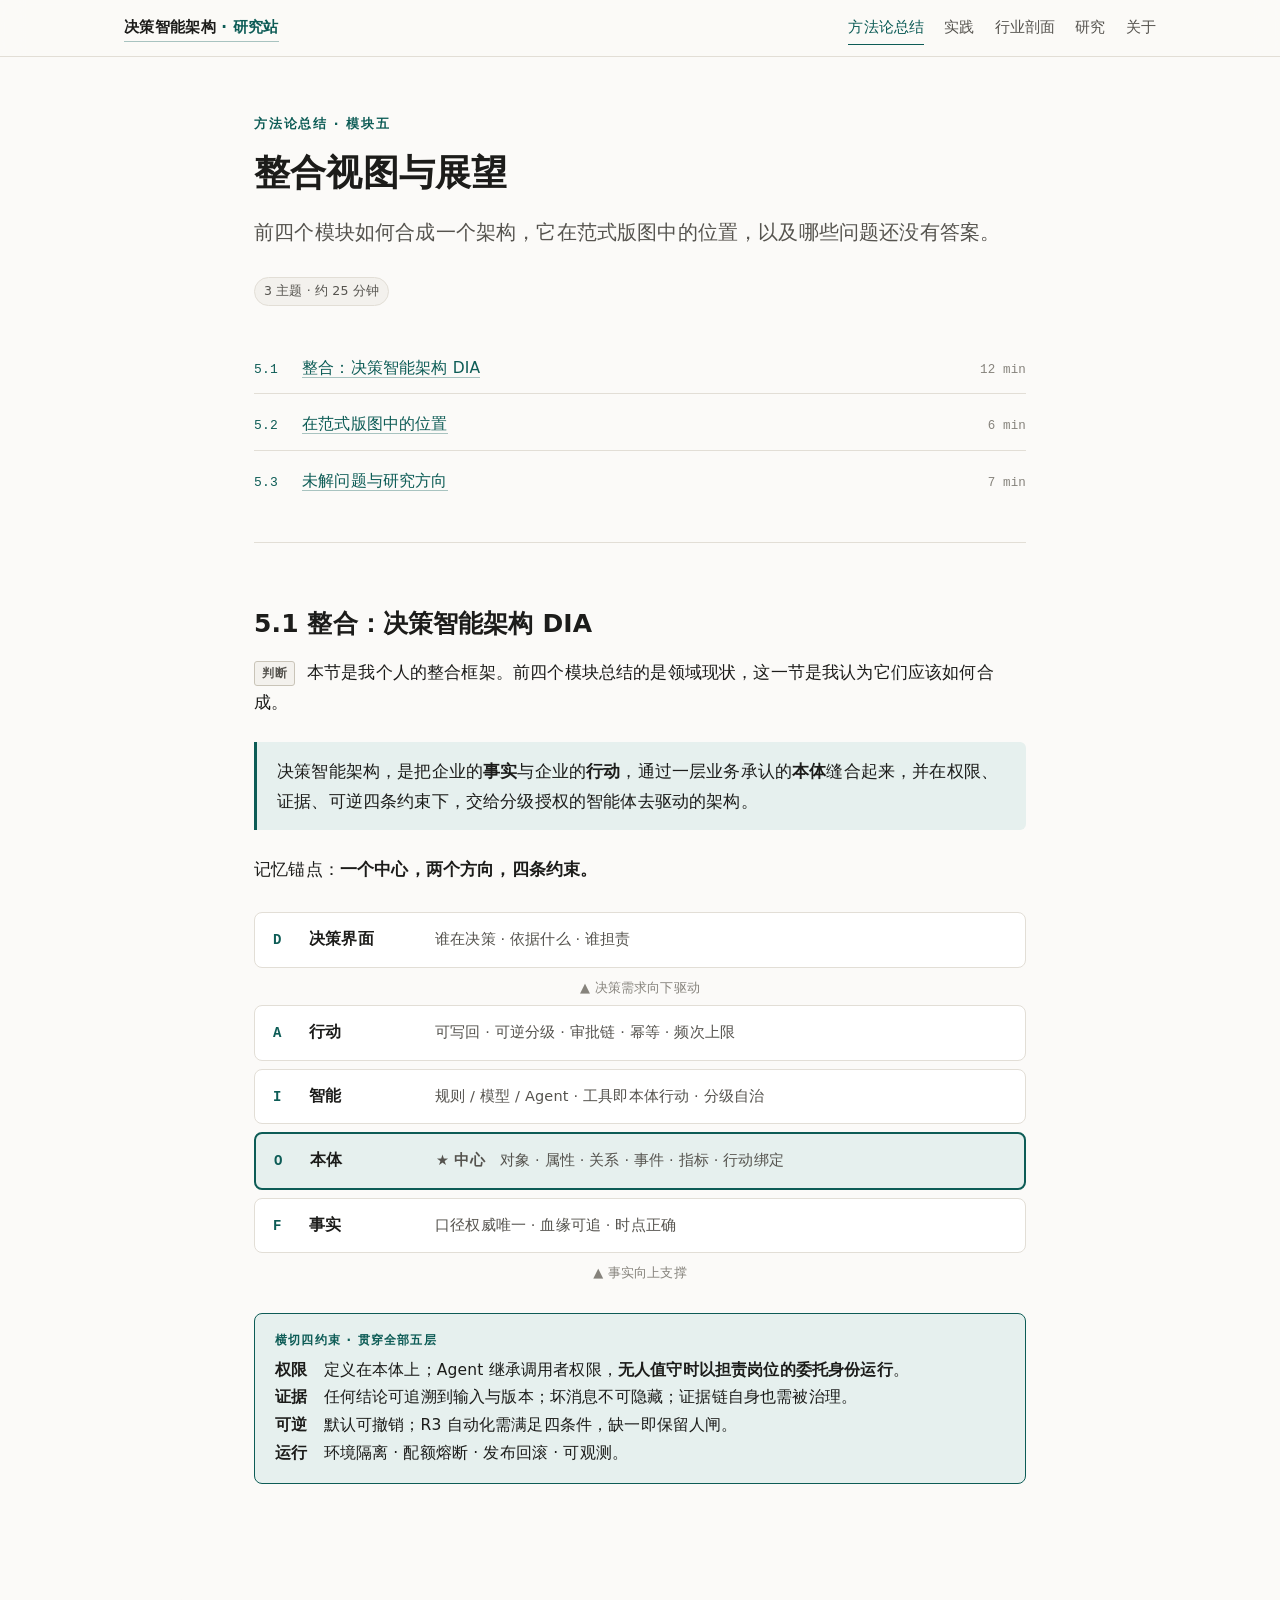
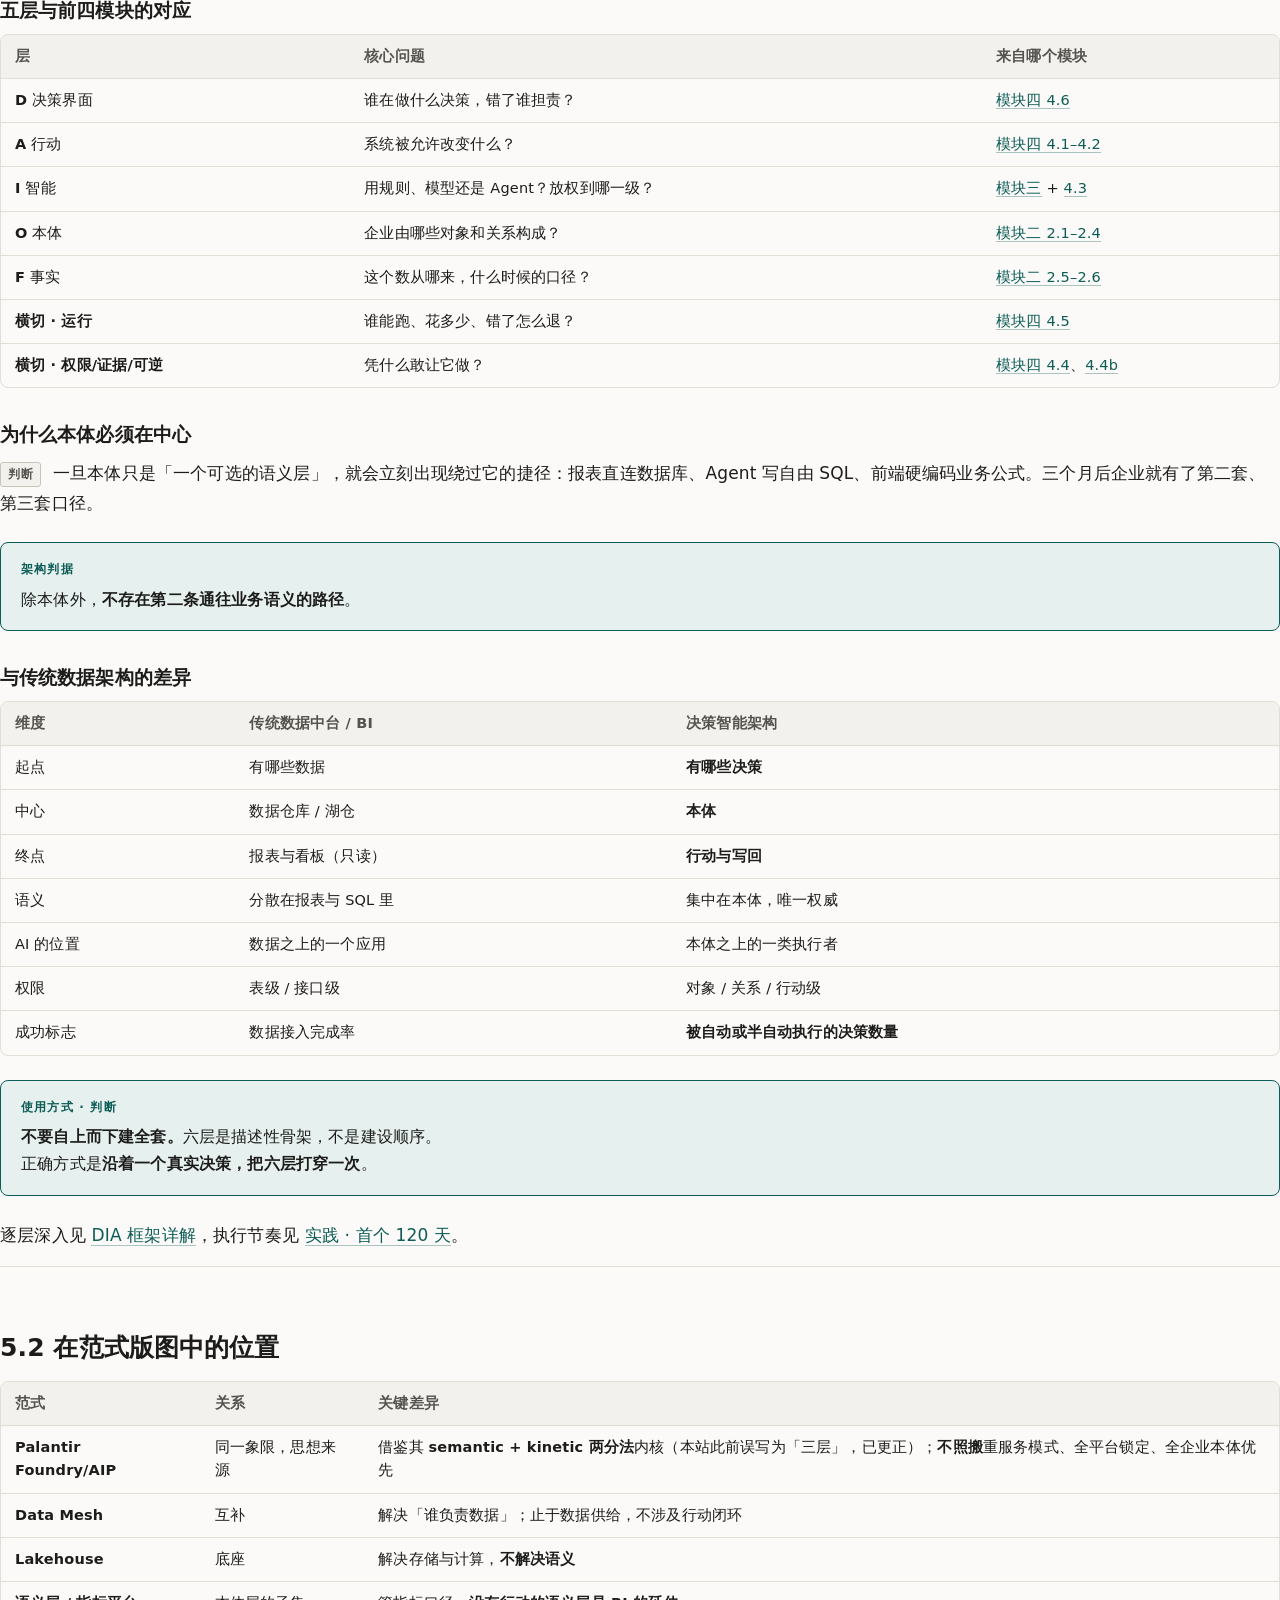
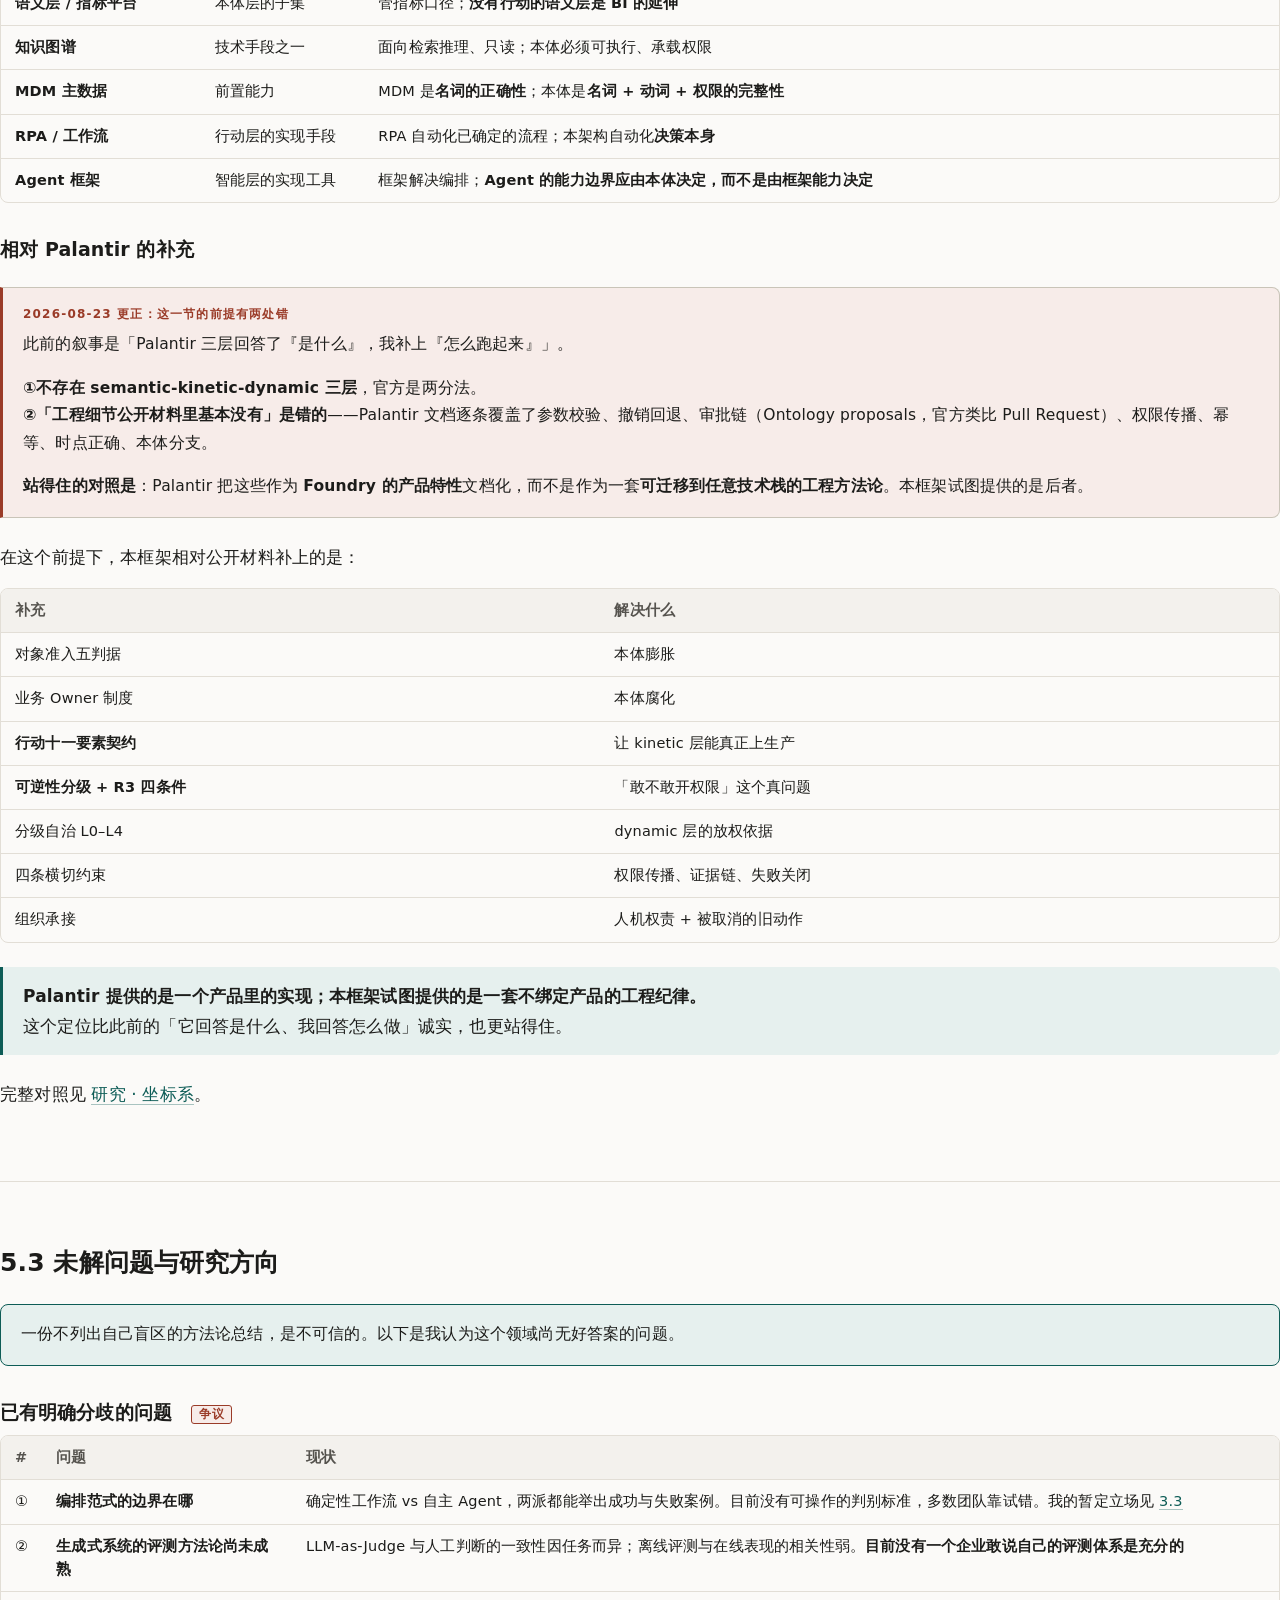
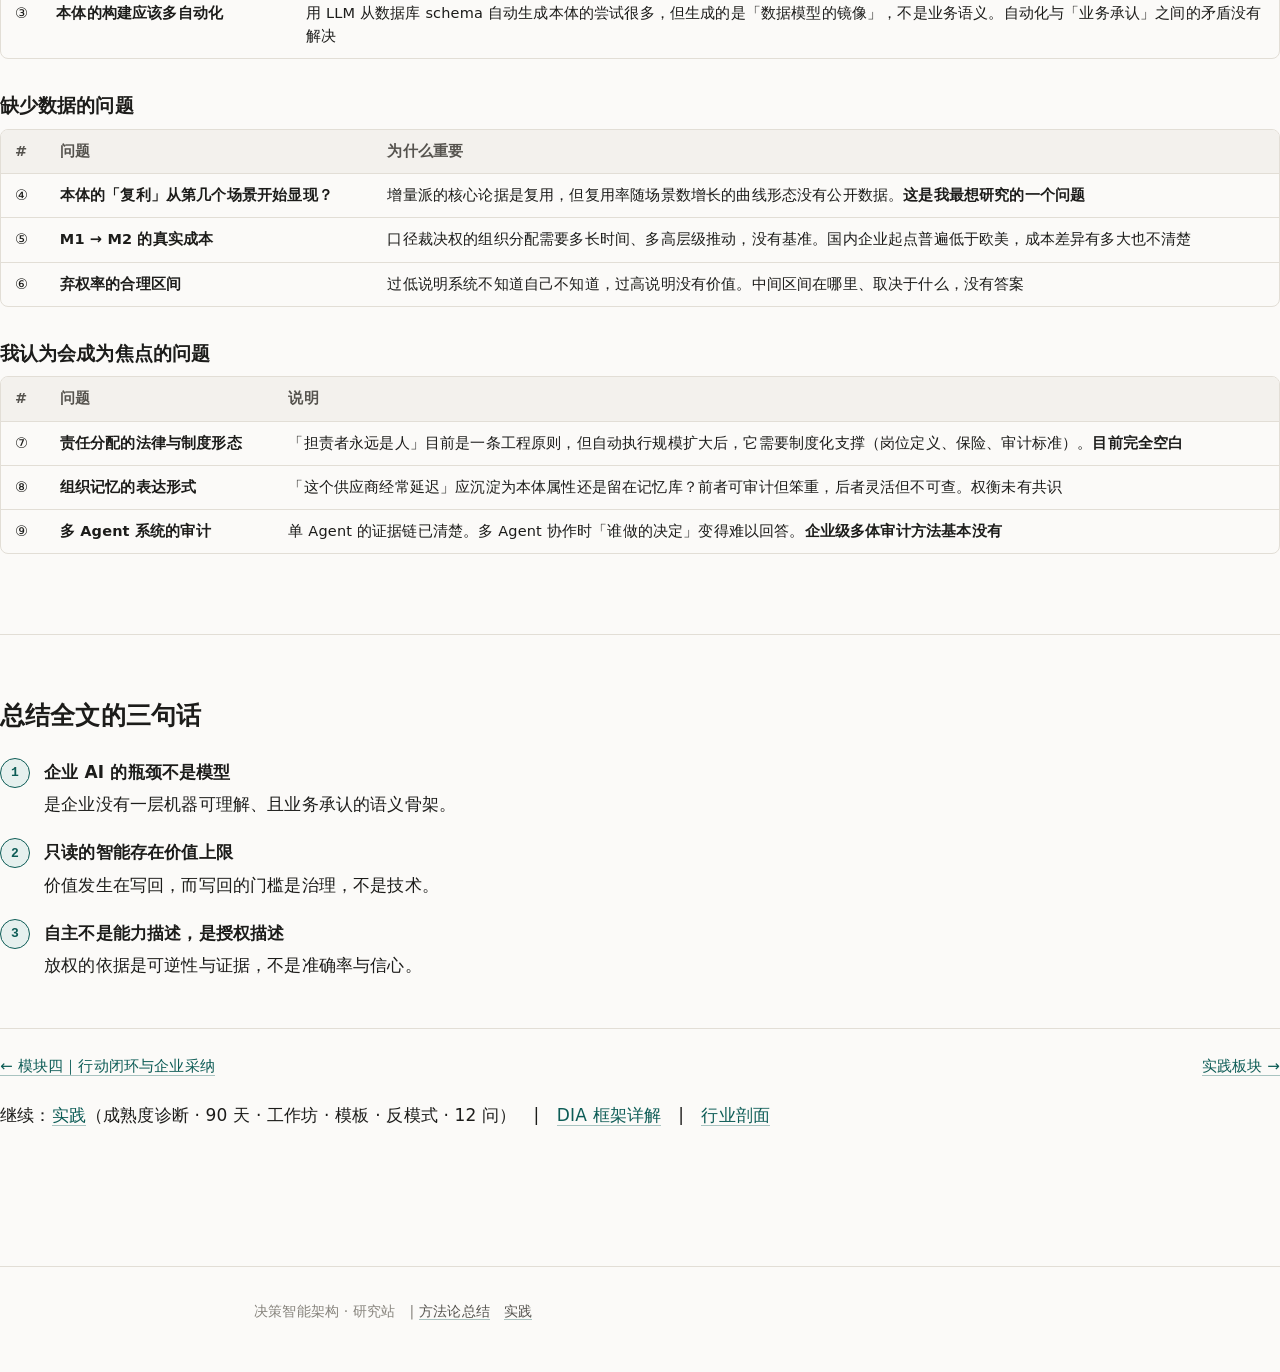
<file: site/m5-synthesis.html>
<!doctype html>
<html lang="zh-CN">
<head>
<meta charset="utf-8">
<meta name="viewport" content="width=device-width,initial-scale=1">
<title>模块五｜整合视图与展望 — 方法论总结</title>
<link rel="stylesheet" href="assets/styles.css">
</head>
<body>
<nav class="nav"><div class="nav-inner">
<a class="nav-brand" href="index.html">决策智能架构<span> · 研究站</span></a>
<div class="nav-links">
<a href="methodology.html" class="active">方法论总结</a>
<a href="playbook.html">实践</a>
<a href="domains.html">行业剖面</a>
<a href="research.html">研究</a>
<a href="about.html">关于</a>
</div></div></nav>
<div class="wrap">
<section style="padding-bottom:16px">
<p class="eyebrow"><a href="methodology.html" style="border:0;color:inherit">方法论总结</a> · 模块五</p>
<h1>整合视图与展望</h1>
<p class="lede">前四个模块如何合成一个架构，它在范式版图中的位置，以及哪些问题还没有答案。</p>
<p class="meta"><span class="pill">3 主题 · 约 25 分钟</span></p>
<ul class="topics">
<li><span class="tn">5.1</span><span class="tt"><a href="#t51">整合：决策智能架构 DIA</a></span><span class="td">12 min</span></li>
<li><span class="tn">5.2</span><span class="tt"><a href="#t52">在范式版图中的位置</a></span><span class="td">6 min</span></li>
<li><span class="tn">5.3</span><span class="tt"><a href="#t53">未解问题与研究方向</a></span><span class="td">7 min</span></li>
</ul>
</section>

<hr class="hr">

<section id="t51">
<h2 style="margin-top:0">5.1 整合：决策智能架构 DIA</h2>
<p><span class="mk mk-j">判断</span> 本节是我个人的整合框架。前四个模块总结的是领域现状，这一节是我认为它们应该如何合成。</p>
<blockquote><p>决策智能架构，是把企业的<strong>事实</strong>与企业的<strong>行动</strong>，通过一层业务承认的<strong>本体</strong>缝合起来，并在权限、证据、可逆四条约束下，交给分级授权的智能体去驱动的架构。</p></blockquote>
<p>记忆锚点：<strong>一个中心，两个方向，四条约束。</strong></p>

<div class="stack">
  <div class="layer"><span class="k">D</span><span class="n">决策界面</span><span class="d">谁在决策 · 依据什么 · 谁担责</span></div>
  <div class="arrow">▲ 决策需求向下驱动</div>
  <div class="layer"><span class="k">A</span><span class="n">行动</span><span class="d">可写回 · 可逆分级 · 审批链 · 幂等 · 频次上限</span></div>
  <div class="layer"><span class="k">I</span><span class="n">智能</span><span class="d">规则 / 模型 / Agent · 工具即本体行动 · 分级自治</span></div>
  <div class="layer core"><span class="k">O</span><span class="n">本体</span><span class="d"><strong>★ 中心</strong>　对象 · 属性 · 关系 · 事件 · 指标 · 行动绑定</span></div>
  <div class="layer"><span class="k">F</span><span class="n">事实</span><span class="d">口径权威唯一 · 血缘可追 · 时点正确</span></div>
  <div class="arrow">▲ 事实向上支撑</div>
</div>
<div class="rule"><span class="tag">横切四约束 · 贯穿全部五层</span>
<p><strong>权限</strong>　定义在本体上；Agent 继承调用者权限，<strong>无人值守时以担责岗位的委托身份运行</strong>。<br>
<strong>证据</strong>　任何结论可追溯到输入与版本；坏消息不可隐藏；证据链自身也需被治理。<br>
<strong>可逆</strong>　默认可撤销；R3 自动化需满足四条件，缺一即保留人闸。<br>
<strong>运行</strong>　环境隔离 · 配额熔断 · 发布回滚 · 可观测。</p></div>
</div>

<h3>五层与前四模块的对应</h3>
<div class="tw"><table>
<tr><th>层</th><th>核心问题</th><th>来自哪个模块</th></tr>
<tr><td><strong>D</strong> 决策界面</td><td>谁在做什么决策，错了谁担责？</td><td><a href="m4-adoption.html#t46">模块四 4.6</a></td></tr>
<tr><td><strong>A</strong> 行动</td><td>系统被允许改变什么？</td><td><a href="m4-adoption.html#t41">模块四 4.1–4.2</a></td></tr>
<tr><td><strong>I</strong> 智能</td><td>用规则、模型还是 Agent？放权到哪一级？</td><td><a href="m3-agentic.html">模块三</a> + <a href="m4-adoption.html#t43">4.3</a></td></tr>
<tr><td><strong>O</strong> 本体</td><td>企业由哪些对象和关系构成？</td><td><a href="m2-ontology.html#t21">模块二 2.1–2.4</a></td></tr>
<tr><td><strong>F</strong> 事实</td><td>这个数从哪来，什么时候的口径？</td><td><a href="m2-ontology.html#t25">模块二 2.5–2.6</a></td></tr>
<tr><td><strong>横切 · 运行</strong></td><td>谁能跑、花多少、错了怎么退？</td><td><a href="m4-adoption.html#t45">模块四 4.5</a></td></tr>
<tr><td><strong>横切 · 权限/证据/可逆</strong></td><td>凭什么敢让它做？</td><td><a href="m4-adoption.html#t44">模块四 4.4</a>、<a href="m4-adoption.html#t44b">4.4b</a></td></tr>
</table></div>

<h3>为什么本体必须在中心</h3>
<p><span class="mk mk-j">判断</span> 一旦本体只是「一个可选的语义层」，就会立刻出现绕过它的捷径：报表直连数据库、Agent 写自由 SQL、前端硬编码业务公式。三个月后企业就有了第二套、第三套口径。</p>
<div class="rule"><span class="tag">架构判据</span><p>除本体外，<strong>不存在第二条通往业务语义的路径</strong>。</p></div>

<h3>与传统数据架构的差异</h3>
<div class="tw"><table>
<tr><th>维度</th><th>传统数据中台 / BI</th><th>决策智能架构</th></tr>
<tr><td>起点</td><td>有哪些数据</td><td><strong>有哪些决策</strong></td></tr>
<tr><td>中心</td><td>数据仓库 / 湖仓</td><td><strong>本体</strong></td></tr>
<tr><td>终点</td><td>报表与看板（只读）</td><td><strong>行动与写回</strong></td></tr>
<tr><td>语义</td><td>分散在报表与 SQL 里</td><td>集中在本体，唯一权威</td></tr>
<tr><td>AI 的位置</td><td>数据之上的一个应用</td><td>本体之上的一类执行者</td></tr>
<tr><td>权限</td><td>表级 / 接口级</td><td>对象 / 关系 / 行动级</td></tr>
<tr><td>成功标志</td><td>数据接入完成率</td><td><strong>被自动或半自动执行的决策数量</strong></td></tr>
</table></div>

<div class="rule"><span class="tag">使用方式 · 判断</span><p><strong>不要自上而下建全套。</strong>六层是描述性骨架，不是建设顺序。<br>正确方式是<strong>沿着一个真实决策，把六层打穿一次</strong>。</p></div>
<p>逐层深入见 <a href="dia.html">DIA 框架详解</a>，执行节奏见 <a href="playbook.html#ninety">实践 · 首个 120 天</a>。</p>
</section>

<hr class="hr">

<section id="t52">
<h2 style="margin-top:0">5.2 在范式版图中的位置</h2>
<div class="tw"><table>
<tr><th>范式</th><th>关系</th><th>关键差异</th></tr>
<tr><td><strong>Palantir Foundry/AIP</strong></td><td>同一象限，思想来源</td><td>借鉴其 <strong>semantic + kinetic 两分法</strong>内核（本站此前误写为「三层」，已更正）；<strong>不照搬</strong>重服务模式、全平台锁定、全企业本体优先</td></tr>
<tr><td><strong>Data Mesh</strong></td><td>互补</td><td>解决「谁负责数据」；止于数据供给，不涉及行动闭环</td></tr>
<tr><td><strong>Lakehouse</strong></td><td>底座</td><td>解决存储与计算，<strong>不解决语义</strong></td></tr>
<tr><td><strong>语义层 / 指标平台</strong></td><td>本体层的子集</td><td>管指标口径；<strong>没有行动的语义层是 BI 的延伸</strong></td></tr>
<tr><td><strong>知识图谱</strong></td><td>技术手段之一</td><td>面向检索推理、只读；本体必须可执行、承载权限</td></tr>
<tr><td><strong>MDM 主数据</strong></td><td>前置能力</td><td>MDM 是<strong>名词的正确性</strong>；本体是<strong>名词 + 动词 + 权限的完整性</strong></td></tr>
<tr><td><strong>RPA / 工作流</strong></td><td>行动层的实现手段</td><td>RPA 自动化已确定的流程；本架构自动化<strong>决策本身</strong></td></tr>
<tr><td><strong>Agent 框架</strong></td><td>智能层的实现工具</td><td>框架解决编排；<strong>Agent 的能力边界应由本体决定，而不是由框架能力决定</strong></td></tr>
</table></div>

<h3>相对 Palantir 的补充</h3>
<div class="callout"><span class="tag">2026-08-23 更正：这一节的前提有两处错</span>
<p>此前的叙事是「Palantir 三层回答了『是什么』，我补上『怎么跑起来』」。</p>
<p><strong>①不存在 semantic-kinetic-dynamic 三层</strong>，官方是两分法。<br>
<strong>②「工程细节公开材料里基本没有」是错的</strong>——Palantir 文档逐条覆盖了参数校验、撤销回退、审批链（Ontology proposals，官方类比 Pull Request）、权限传播、幂等、时点正确、本体分支。</p>
<p><strong>站得住的对照是</strong>：Palantir 把这些作为 <strong>Foundry 的产品特性</strong>文档化，而不是作为一套<strong>可迁移到任意技术栈的工程方法论</strong>。本框架试图提供的是后者。</p></div>
<p>在这个前提下，本框架相对公开材料补上的是：</p>
<div class="tw"><table>
<tr><th>补充</th><th>解决什么</th></tr>
<tr><td>对象准入五判据</td><td>本体膨胀</td></tr>
<tr><td>业务 Owner 制度</td><td>本体腐化</td></tr>
<tr><td><strong>行动十一要素契约</strong></td><td>让 kinetic 层能真正上生产</td></tr>
<tr><td><strong>可逆性分级 + R3 四条件</strong></td><td>「敢不敢开权限」这个真问题</td></tr>
<tr><td>分级自治 L0–L4</td><td>dynamic 层的放权依据</td></tr>
<tr><td>四条横切约束</td><td>权限传播、证据链、失败关闭</td></tr>
<tr><td>组织承接</td><td>人机权责 + 被取消的旧动作</td></tr>
</table></div>
<blockquote><p><strong>Palantir 提供的是一个产品里的实现；本框架试图提供的是一套不绑定产品的工程纪律。</strong><br>这个定位比此前的「它回答是什么、我回答怎么做」诚实，也更站得住。</p></blockquote>
<p>完整对照见 <a href="research.html#palantir">研究 · 坐标系</a>。</p>
</section>

<hr class="hr">

<section id="t53">
<h2 style="margin-top:0">5.3 未解问题与研究方向</h2>
<div class="rule"><p>一份不列出自己盲区的方法论总结，是不可信的。以下是我认为这个领域尚无好答案的问题。</p></div>

<h3>已有明确分歧的问题　<span class="mk mk-d">争议</span></h3>
<div class="tw"><table>
<tr><th>#</th><th>问题</th><th>现状</th></tr>
<tr><td>①</td><td><strong>编排范式的边界在哪</strong></td><td>确定性工作流 vs 自主 Agent，两派都能举出成功与失败案例。目前没有可操作的判别标准，多数团队靠试错。我的暂定立场见 <a href="m3-agentic.html#t33">3.3</a></td></tr>
<tr><td>②</td><td><strong>生成式系统的评测方法论尚未成熟</strong></td><td>LLM-as-Judge 与人工判断的一致性因任务而异；离线评测与在线表现的相关性弱。<strong>目前没有一个企业敢说自己的评测体系是充分的</strong></td></tr>
<tr><td>③</td><td><strong>本体的构建应该多自动化</strong></td><td>用 LLM 从数据库 schema 自动生成本体的尝试很多，但生成的是「数据模型的镜像」，不是业务语义。自动化与「业务承认」之间的矛盾没有解决</td></tr>
</table></div>

<h3>缺少数据的问题</h3>
<div class="tw"><table>
<tr><th>#</th><th>问题</th><th>为什么重要</th></tr>
<tr><td>④</td><td><strong>本体的「复利」从第几个场景开始显现？</strong></td><td>增量派的核心论据是复用，但复用率随场景数增长的曲线形态没有公开数据。<strong>这是我最想研究的一个问题</strong></td></tr>
<tr><td>⑤</td><td><strong>M1 → M2 的真实成本</strong></td><td>口径裁决权的组织分配需要多长时间、多高层级推动，没有基准。国内企业起点普遍低于欧美，成本差异有多大也不清楚</td></tr>
<tr><td>⑥</td><td><strong>弃权率的合理区间</strong></td><td>过低说明系统不知道自己不知道，过高说明没有价值。中间区间在哪里、取决于什么，没有答案</td></tr>
</table></div>

<h3>我认为会成为焦点的问题</h3>
<div class="tw"><table>
<tr><th>#</th><th>问题</th><th>说明</th></tr>
<tr><td>⑦</td><td><strong>责任分配的法律与制度形态</strong></td><td>「担责者永远是人」目前是一条工程原则，但自动执行规模扩大后，它需要制度化支撑（岗位定义、保险、审计标准）。<strong>目前完全空白</strong></td></tr>
<tr><td>⑧</td><td><strong>组织记忆的表达形式</strong></td><td>「这个供应商经常延迟」应沉淀为本体属性还是留在记忆库？前者可审计但笨重，后者灵活但不可查。权衡未有共识</td></tr>
<tr><td>⑨</td><td><strong>多 Agent 系统的审计</strong></td><td>单 Agent 的证据链已清楚。多 Agent 协作时「谁做的决定」变得难以回答。<strong>企业级多体审计方法基本没有</strong></td></tr>
</table></div>
</section>

<hr class="hr">

<section>
<h2 style="margin-top:0">总结全文的三句话</h2>
<ol class="steps">
<li><b>企业 AI 的瓶颈不是模型</b>是企业没有一层机器可理解、且业务承认的语义骨架。</li>
<li><b>只读的智能存在价值上限</b>价值发生在写回，而写回的门槛是治理，不是技术。</li>
<li><b>自主不是能力描述，是授权描述</b>放权的依据是可逆性与证据，不是准确率与信心。</li>
</ol>

<div class="prevnext">
<span><a href="m4-adoption.html">← 模块四｜行动闭环与企业采纳</a></span>
<span><a href="playbook.html">实践板块 →</a></span>
</div>
<p style="margin-top:20px">继续：<a href="playbook.html">实践</a>（成熟度诊断 · 90 天 · 工作坊 · 模板 · 反模式 · 12 问）　|　<a href="dia.html">DIA 框架详解</a>　|　<a href="domains.html">行业剖面</a></p>
</section>
</div>
<footer><div class="wrap">决策智能架构 · 研究站　| <a href="methodology.html">方法论总结</a>　<a href="playbook.html">实践</a></div></footer>
</body></html>
</file>
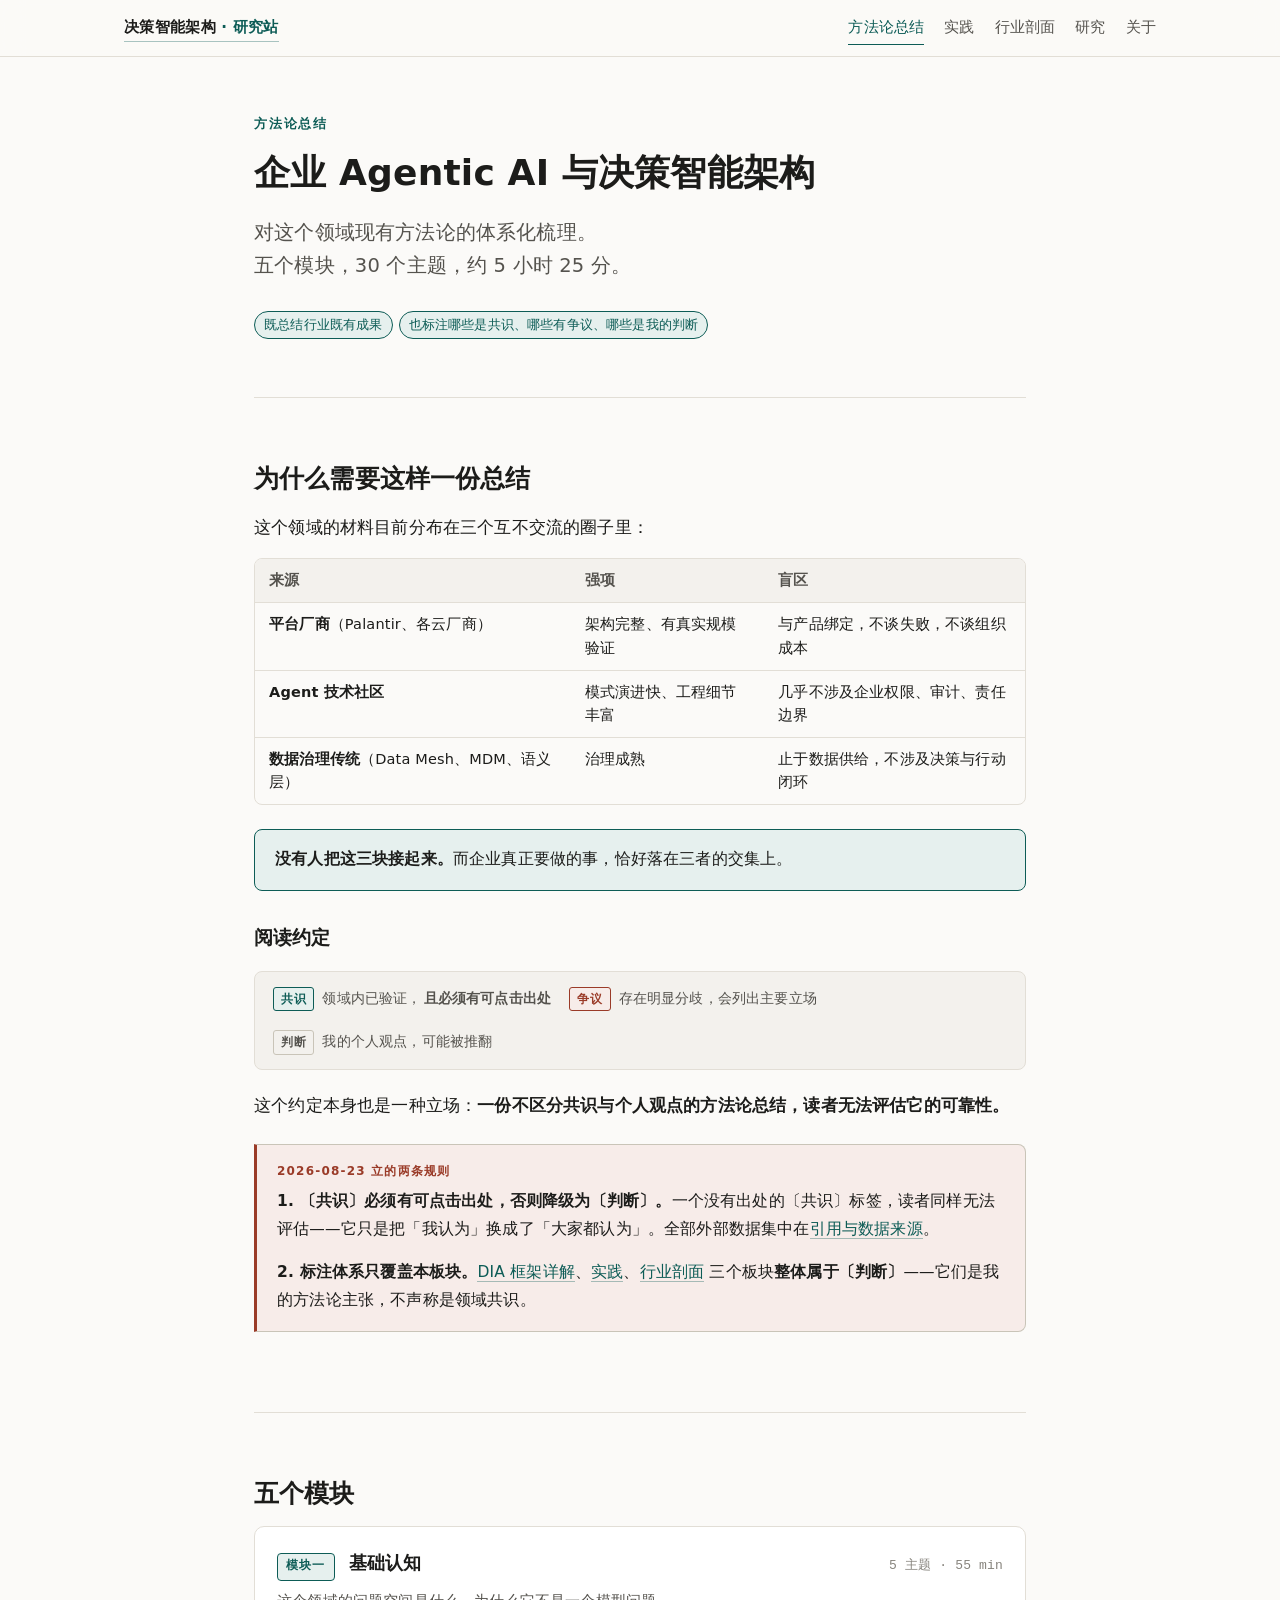
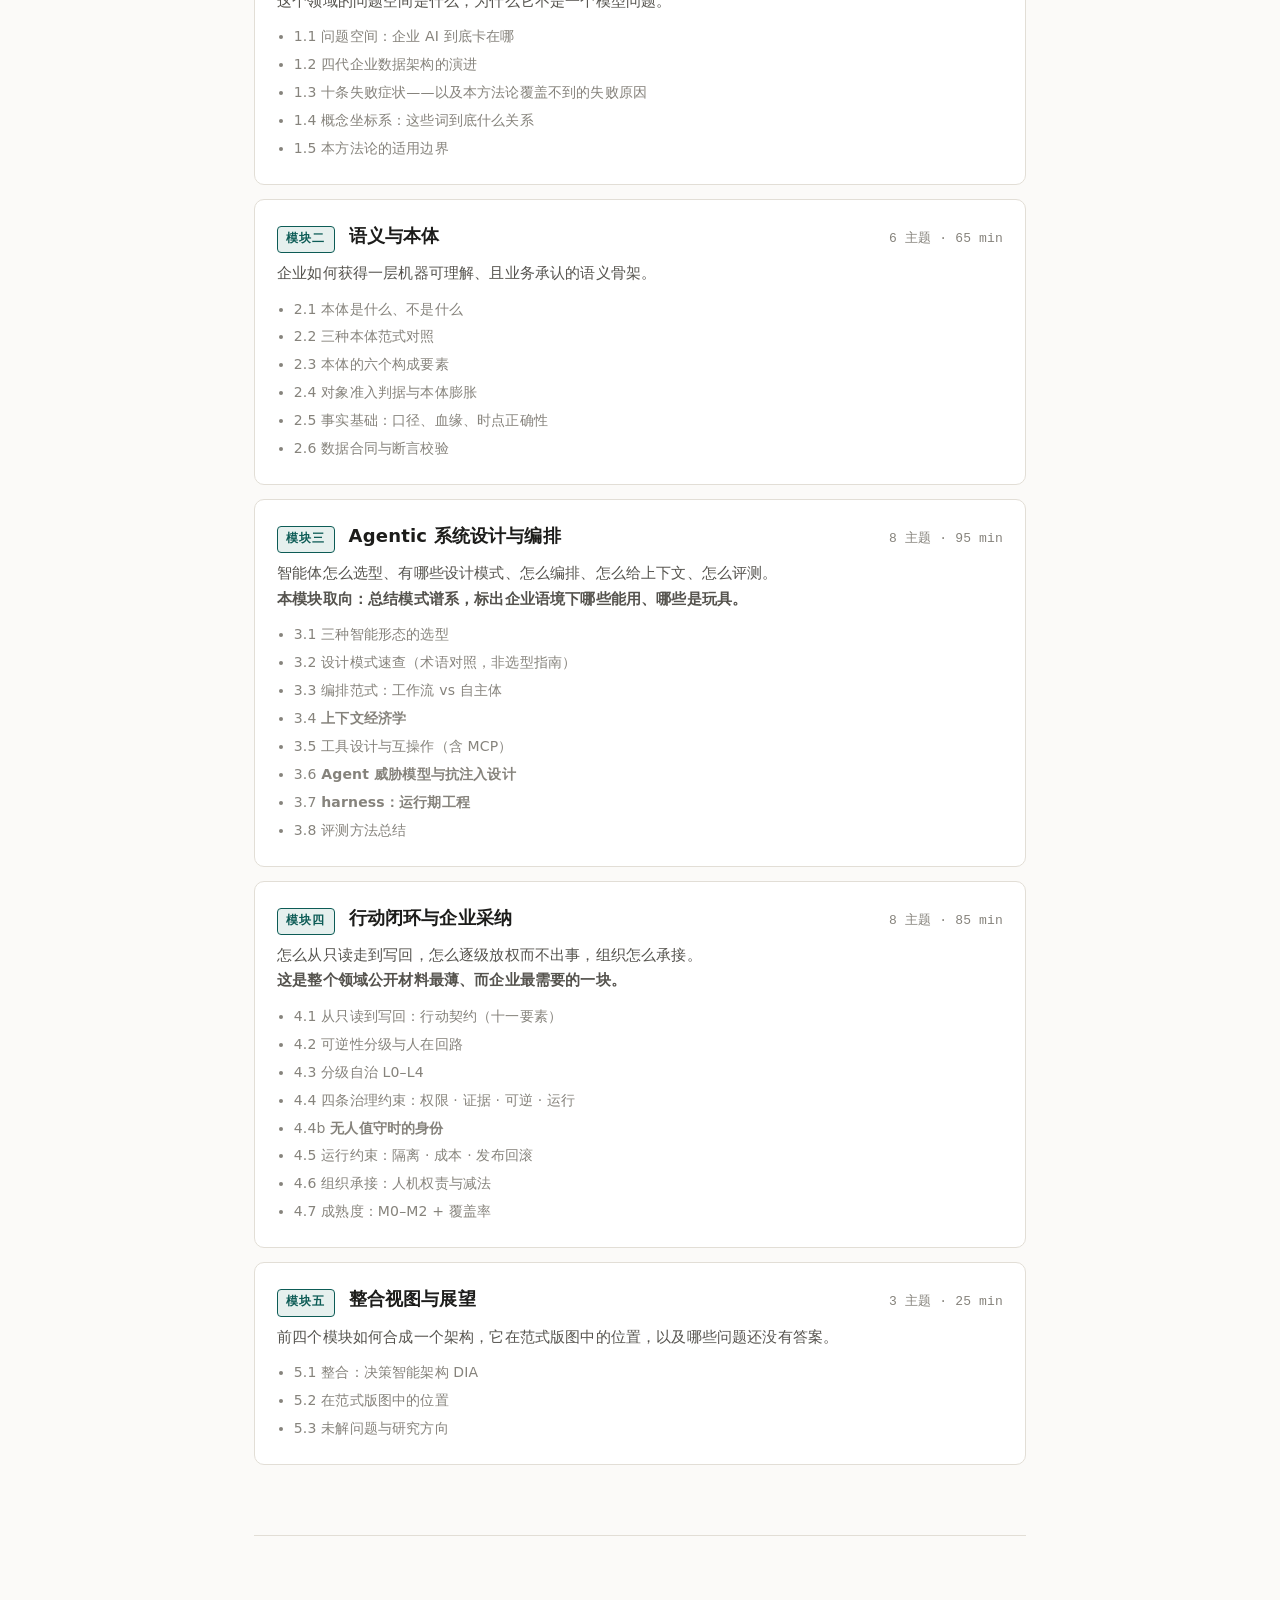
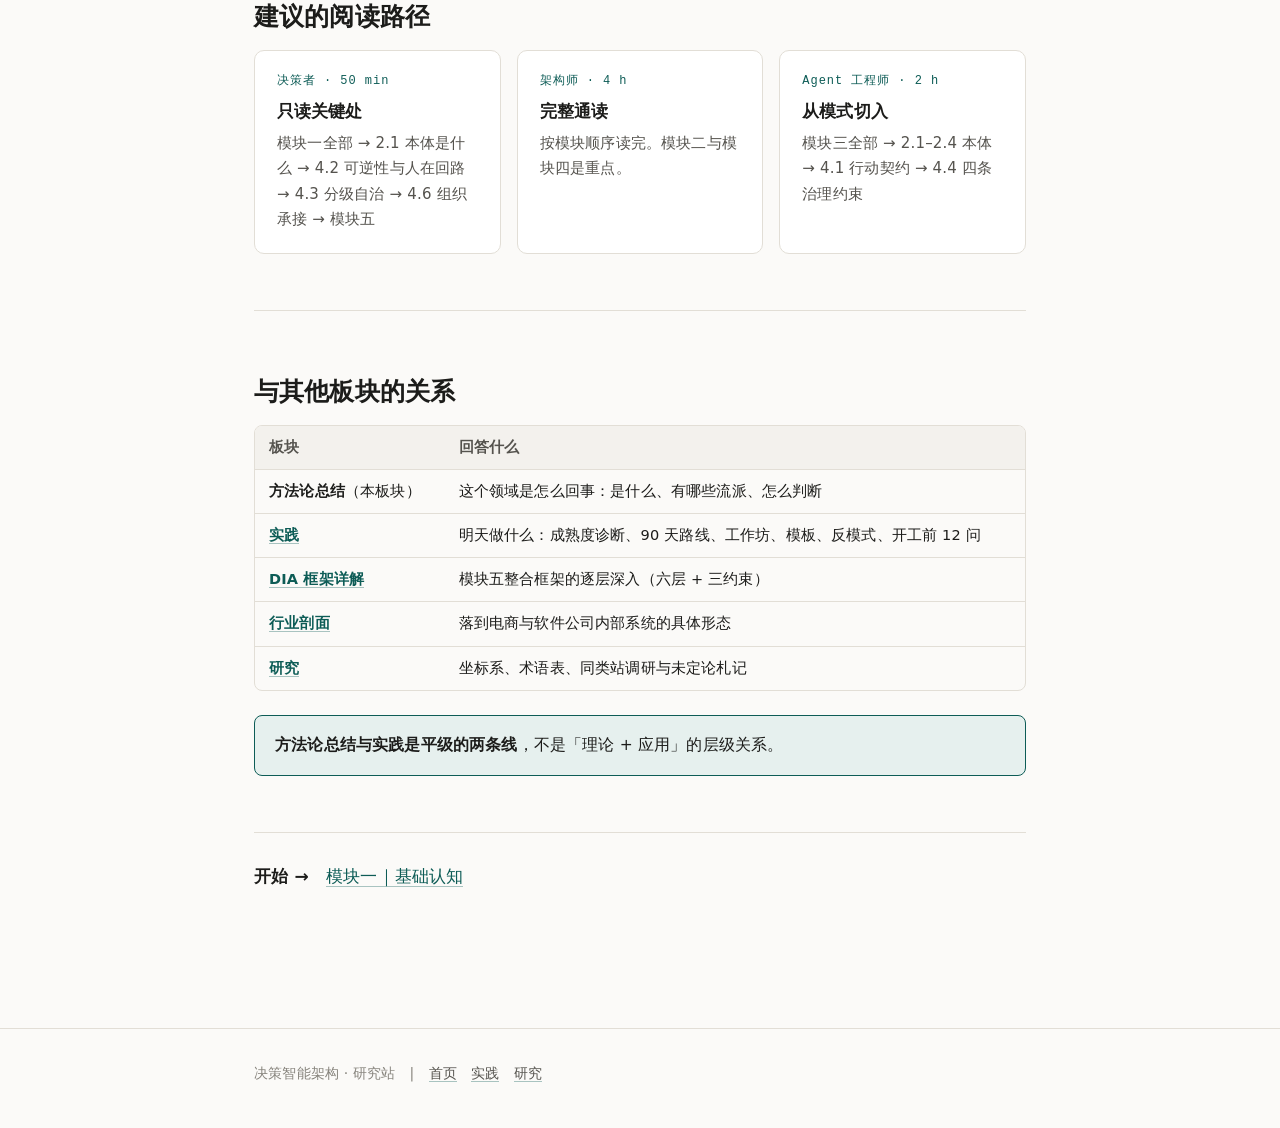
<file: site/methodology.html>
<!doctype html>
<html lang="zh-CN">
<head>
<meta charset="utf-8">
<meta name="viewport" content="width=device-width,initial-scale=1">
<title>方法论总结 — 企业 Agentic AI 与决策智能架构</title>
<meta name="description" content="对企业 Agentic AI 与决策智能架构领域现有方法论的体系化梳理，五个模块 26 个主题。">
<link rel="stylesheet" href="assets/styles.css">
</head>
<body>
<nav class="nav"><div class="nav-inner">
<a class="nav-brand" href="index.html">决策智能架构<span> · 研究站</span></a>
<div class="nav-links">
<a href="methodology.html" class="active">方法论总结</a>
<a href="playbook.html">实践</a>
<a href="domains.html">行业剖面</a>
<a href="research.html">研究</a>
<a href="about.html">关于</a>
</div></div></nav>
<div class="wrap">
<section style="padding-bottom:20px">
  <p class="eyebrow">方法论总结</p>
  <h1>企业 Agentic AI 与决策智能架构</h1>
  <p class="lede">对这个领域现有方法论的体系化梳理。<br>五个模块，30 个主题，约 5 小时 25 分。</p>
  <p class="meta"><span class="pill on">既总结行业既有成果</span><span class="pill on">也标注哪些是共识、哪些有争议、哪些是我的判断</span></p>
</section>

<hr class="hr">

<section>
<h2 style="margin-top:0">为什么需要这样一份总结</h2>
<p>这个领域的材料目前分布在三个互不交流的圈子里：</p>
<div class="tw"><table>
<tr><th>来源</th><th>强项</th><th>盲区</th></tr>
<tr><td><strong>平台厂商</strong>（Palantir、各云厂商）</td><td>架构完整、有真实规模验证</td><td>与产品绑定，不谈失败，不谈组织成本</td></tr>
<tr><td><strong>Agent 技术社区</strong></td><td>模式演进快、工程细节丰富</td><td>几乎不涉及企业权限、审计、责任边界</td></tr>
<tr><td><strong>数据治理传统</strong>（Data Mesh、MDM、语义层）</td><td>治理成熟</td><td>止于数据供给，不涉及决策与行动闭环</td></tr>
</table></div>
<div class="rule"><p><strong>没有人把这三块接起来。</strong>而企业真正要做的事，恰好落在三者的交集上。</p></div>

<h3>阅读约定</h3>
<div class="legend">
<div><span class="mk mk-c">共识</span> 领域内已验证，<strong>且必须有可点击出处</strong></div>
<div><span class="mk mk-d">争议</span> 存在明显分歧，会列出主要立场</div>
<div><span class="mk mk-j">判断</span> 我的个人观点，可能被推翻</div>
</div>
<p>这个约定本身也是一种立场：<strong>一份不区分共识与个人观点的方法论总结，读者无法评估它的可靠性。</strong></p>
<div class="callout"><span class="tag">2026-08-23 立的两条规则</span>
<p><strong>1. 〔共识〕必须有可点击出处，否则降级为〔判断〕。</strong>一个没有出处的〔共识〕标签，读者同样无法评估——它只是把「我认为」换成了「大家都认为」。全部外部数据集中在<a href="research.html#sources">引用与数据来源</a>。</p>
<p><strong>2. 标注体系只覆盖本板块。</strong><a href="dia.html">DIA 框架详解</a>、<a href="playbook.html">实践</a>、<a href="domains.html">行业剖面</a> 三个板块<strong>整体属于〔判断〕</strong>——它们是我的方法论主张，不声称是领域共识。</p></div>
</section>

<hr class="hr">

<section>
<h2 style="margin-top:0">五个模块</h2>

<a class="module" href="m1-foundations.html">
  <div class="module-head"><span class="module-idx">模块一</span><span class="module-title">基础认知</span><span class="module-meta">5 主题 · 55 min</span></div>
  <p>这个领域的问题空间是什么，为什么它不是一个模型问题。</p>
  <ul><li>1.1 问题空间：企业 AI 到底卡在哪</li><li>1.2 四代企业数据架构的演进</li><li>1.3 十条失败症状——以及本方法论覆盖不到的失败原因</li><li>1.4 概念坐标系：这些词到底什么关系</li><li>1.5 本方法论的适用边界</li></ul>
</a>

<a class="module" href="m2-ontology.html">
  <div class="module-head"><span class="module-idx">模块二</span><span class="module-title">语义与本体</span><span class="module-meta">6 主题 · 65 min</span></div>
  <p>企业如何获得一层机器可理解、且业务承认的语义骨架。</p>
  <ul><li>2.1 本体是什么、不是什么</li><li>2.2 三种本体范式对照</li><li>2.3 本体的六个构成要素</li><li>2.4 对象准入判据与本体膨胀</li><li>2.5 事实基础：口径、血缘、时点正确性</li><li>2.6 数据合同与断言校验</li></ul>
</a>

<a class="module" href="m3-agentic.html">
  <div class="module-head"><span class="module-idx">模块三</span><span class="module-title">Agentic 系统设计与编排</span><span class="module-meta">8 主题 · 95 min</span></div>
  <p>智能体怎么选型、有哪些设计模式、怎么编排、怎么给上下文、怎么评测。<br><strong>本模块取向：总结模式谱系，标出企业语境下哪些能用、哪些是玩具。</strong></p>
  <ul><li>3.1 三种智能形态的选型</li><li>3.2 设计模式速查（术语对照，非选型指南）</li><li>3.3 编排范式：工作流 vs 自主体</li><li>3.4 <strong>上下文经济学</strong></li><li>3.5 工具设计与互操作（含 MCP）</li><li>3.6 <strong>Agent 威胁模型与抗注入设计</strong></li><li>3.7 <strong>harness：运行期工程</strong></li><li>3.8 评测方法总结</li></ul>
</a>

<a class="module" href="m4-adoption.html">
  <div class="module-head"><span class="module-idx">模块四</span><span class="module-title">行动闭环与企业采纳</span><span class="module-meta">8 主题 · 85 min</span></div>
  <p>怎么从只读走到写回，怎么逐级放权而不出事，组织怎么承接。<br><strong>这是整个领域公开材料最薄、而企业最需要的一块。</strong></p>
  <ul><li>4.1 从只读到写回：行动契约（十一要素）</li><li>4.2 可逆性分级与人在回路</li><li>4.3 分级自治 L0–L4</li><li>4.4 四条治理约束：权限 · 证据 · 可逆 · 运行</li><li>4.4b <strong>无人值守时的身份</strong></li><li>4.5 运行约束：隔离 · 成本 · 发布回滚</li><li>4.6 组织承接：人机权责与减法</li><li>4.7 成熟度：M0–M2 + 覆盖率</li></ul>
</a>

<a class="module" href="m5-synthesis.html">
  <div class="module-head"><span class="module-idx">模块五</span><span class="module-title">整合视图与展望</span><span class="module-meta">3 主题 · 25 min</span></div>
  <p>前四个模块如何合成一个架构，它在范式版图中的位置，以及哪些问题还没有答案。</p>
  <ul><li>5.1 整合：决策智能架构 DIA</li><li>5.2 在范式版图中的位置</li><li>5.3 未解问题与研究方向</li></ul>
</a>
</section>

<hr class="hr">

<section>
<h2 style="margin-top:0">建议的阅读路径</h2>
<div class="grid grid-3">
<div class="card"><span class="num">决策者 · 50 min</span><h3>只读关键处</h3><p>模块一全部 → 2.1 本体是什么 → 4.2 可逆性与人在回路 → 4.3 分级自治 → 4.6 组织承接 → 模块五</p></div>
<div class="card"><span class="num">架构师 · 4 h</span><h3>完整通读</h3><p>按模块顺序读完。模块二与模块四是重点。</p></div>
<div class="card"><span class="num">Agent 工程师 · 2 h</span><h3>从模式切入</h3><p>模块三全部 → 2.1–2.4 本体 → 4.1 行动契约 → 4.4 四条治理约束</p></div>
</div>
</section>

<hr class="hr">

<section>
<h2 style="margin-top:0">与其他板块的关系</h2>
<div class="tw"><table>
<tr><th>板块</th><th>回答什么</th></tr>
<tr><td><strong>方法论总结</strong>（本板块）</td><td>这个领域是怎么回事：是什么、有哪些流派、怎么判断</td></tr>
<tr><td><a href="playbook.html"><strong>实践</strong></a></td><td>明天做什么：成熟度诊断、90 天路线、工作坊、模板、反模式、开工前 12 问</td></tr>
<tr><td><a href="dia.html"><strong>DIA 框架详解</strong></a></td><td>模块五整合框架的逐层深入（六层 + 三约束）</td></tr>
<tr><td><a href="domains.html"><strong>行业剖面</strong></a></td><td>落到电商与软件公司内部系统的具体形态</td></tr>
<tr><td><a href="research.html"><strong>研究</strong></a></td><td>坐标系、术语表、同类站调研与未定论札记</td></tr>
</table></div>
<div class="rule"><p><strong>方法论总结与实践是平级的两条线</strong>，不是「理论 + 应用」的层级关系。</p></div>
<div class="next"><p><strong>开始 →</strong>　<a href="m1-foundations.html">模块一｜基础认知</a></p></div>
</section>
</div>
<footer><div class="wrap">决策智能架构 · 研究站　|　<a href="index.html">首页</a>　<a href="playbook.html">实践</a>　<a href="research.html">研究</a></div></footer>
</body></html>
</file>
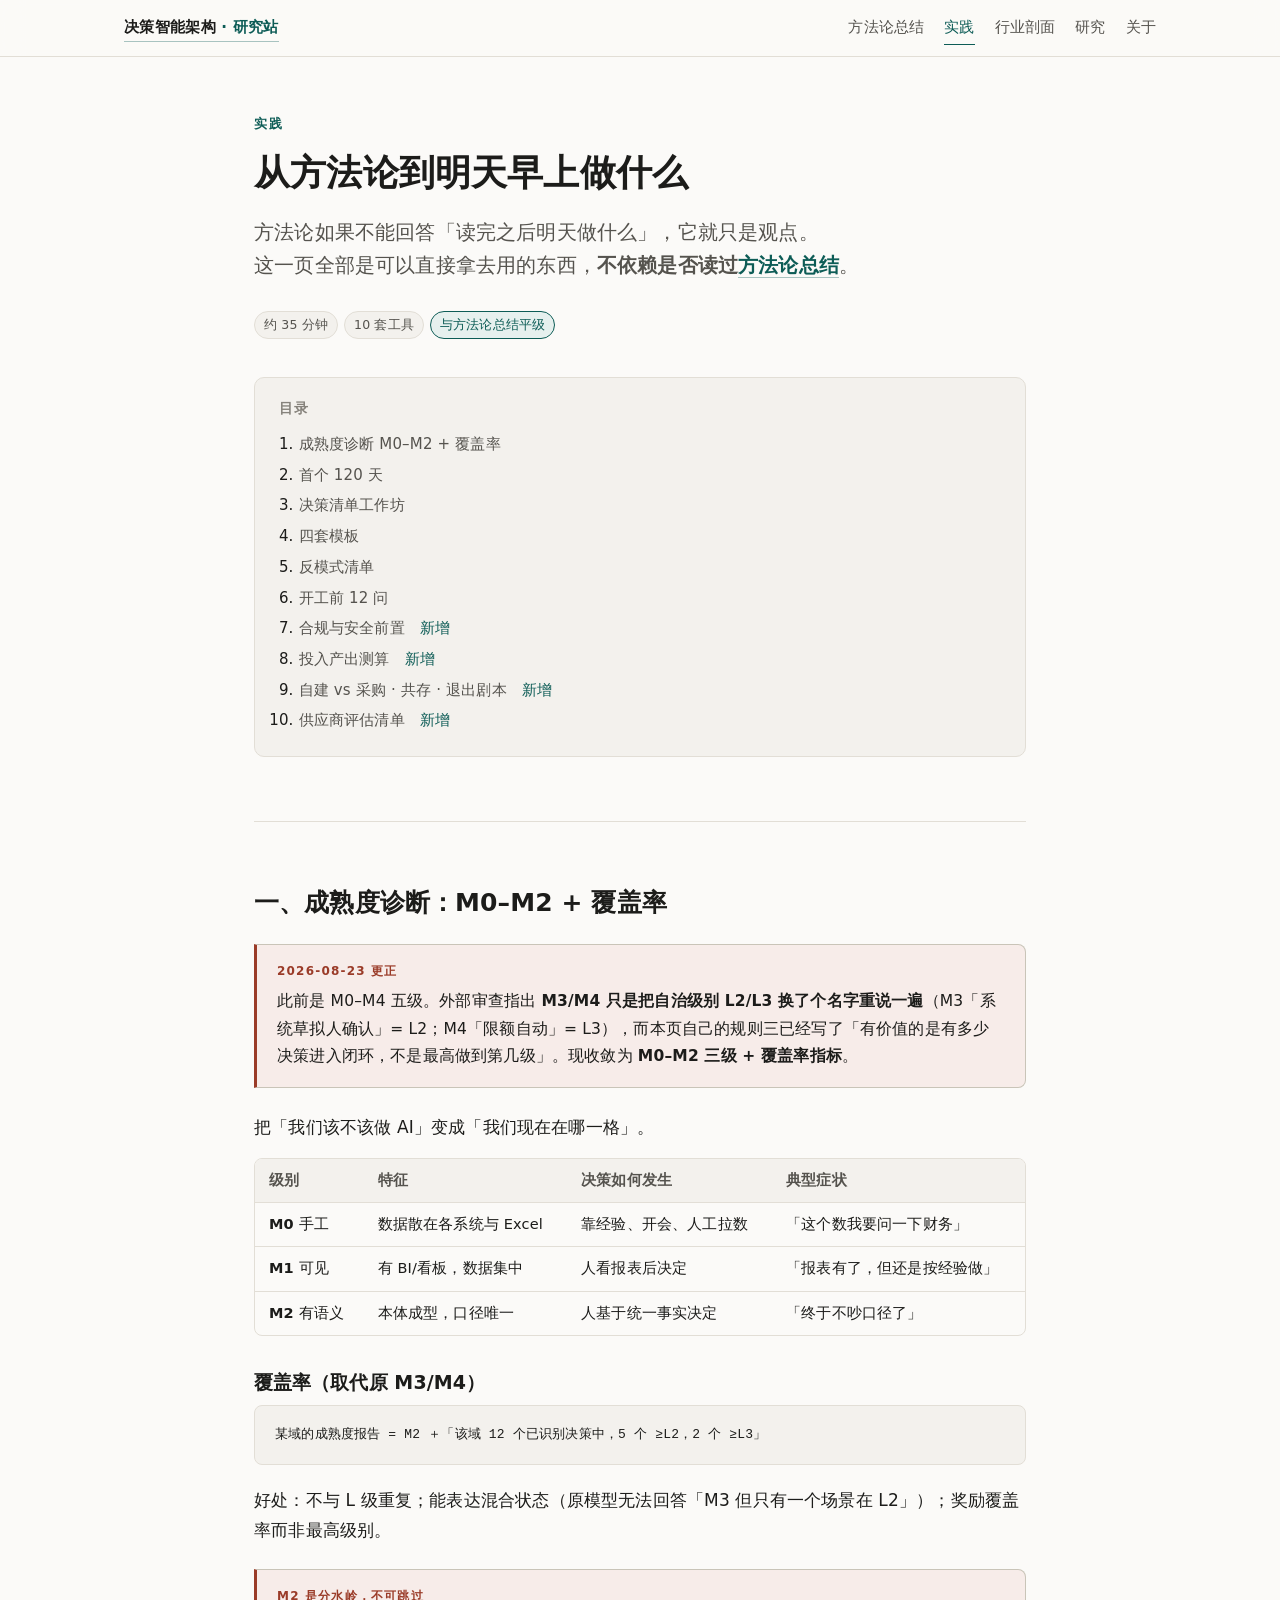
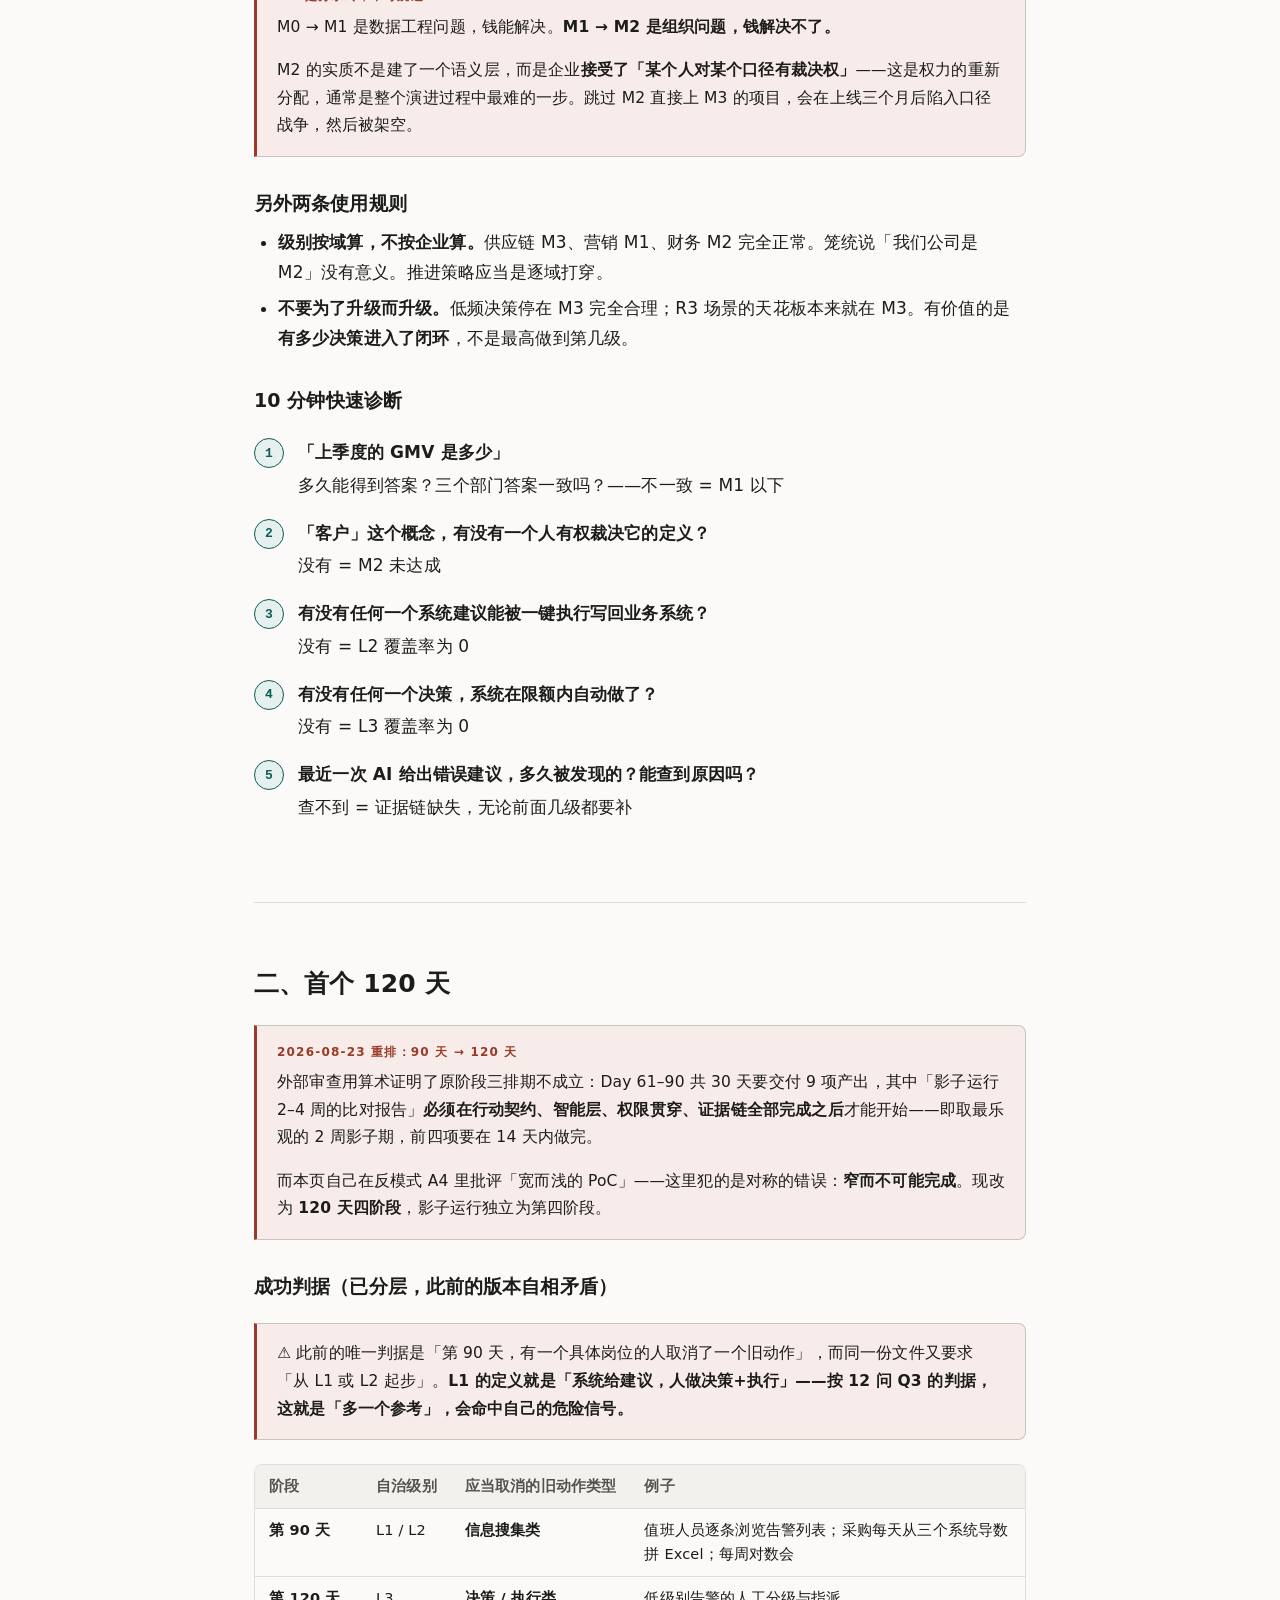
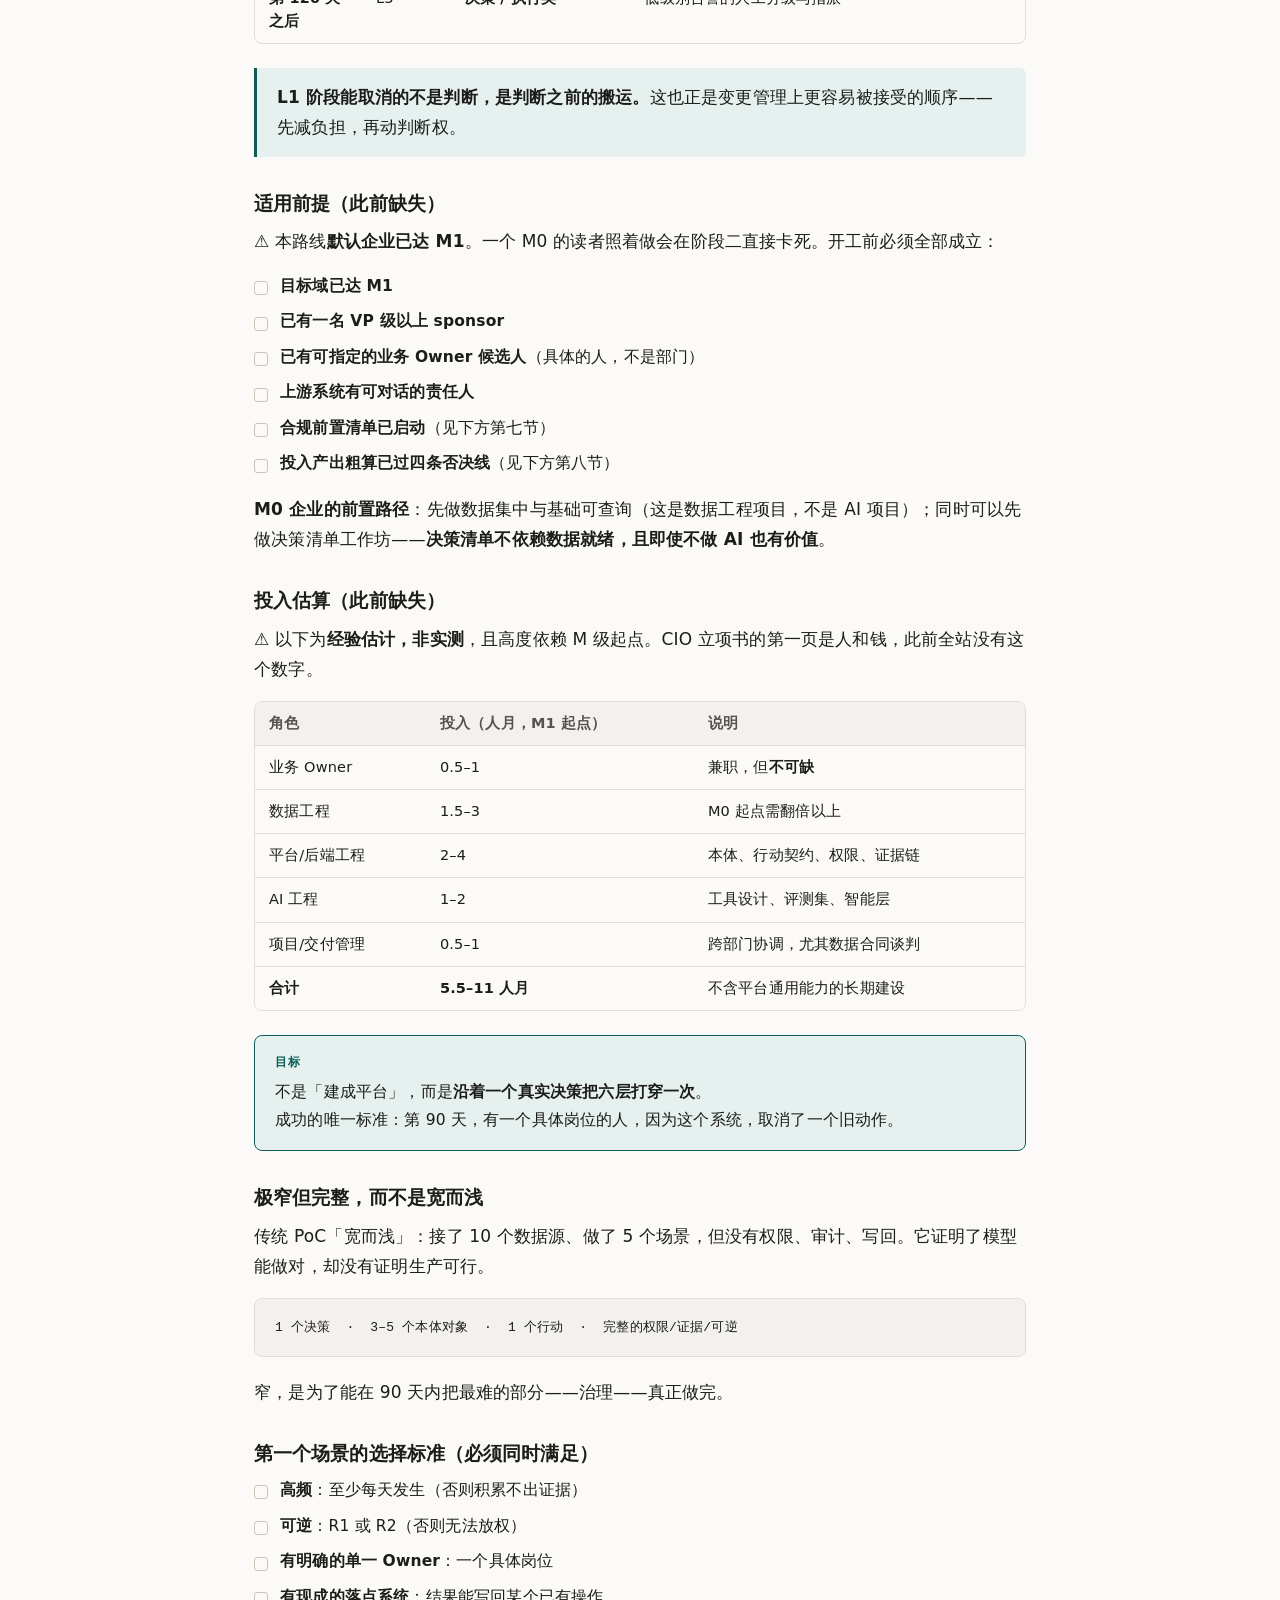
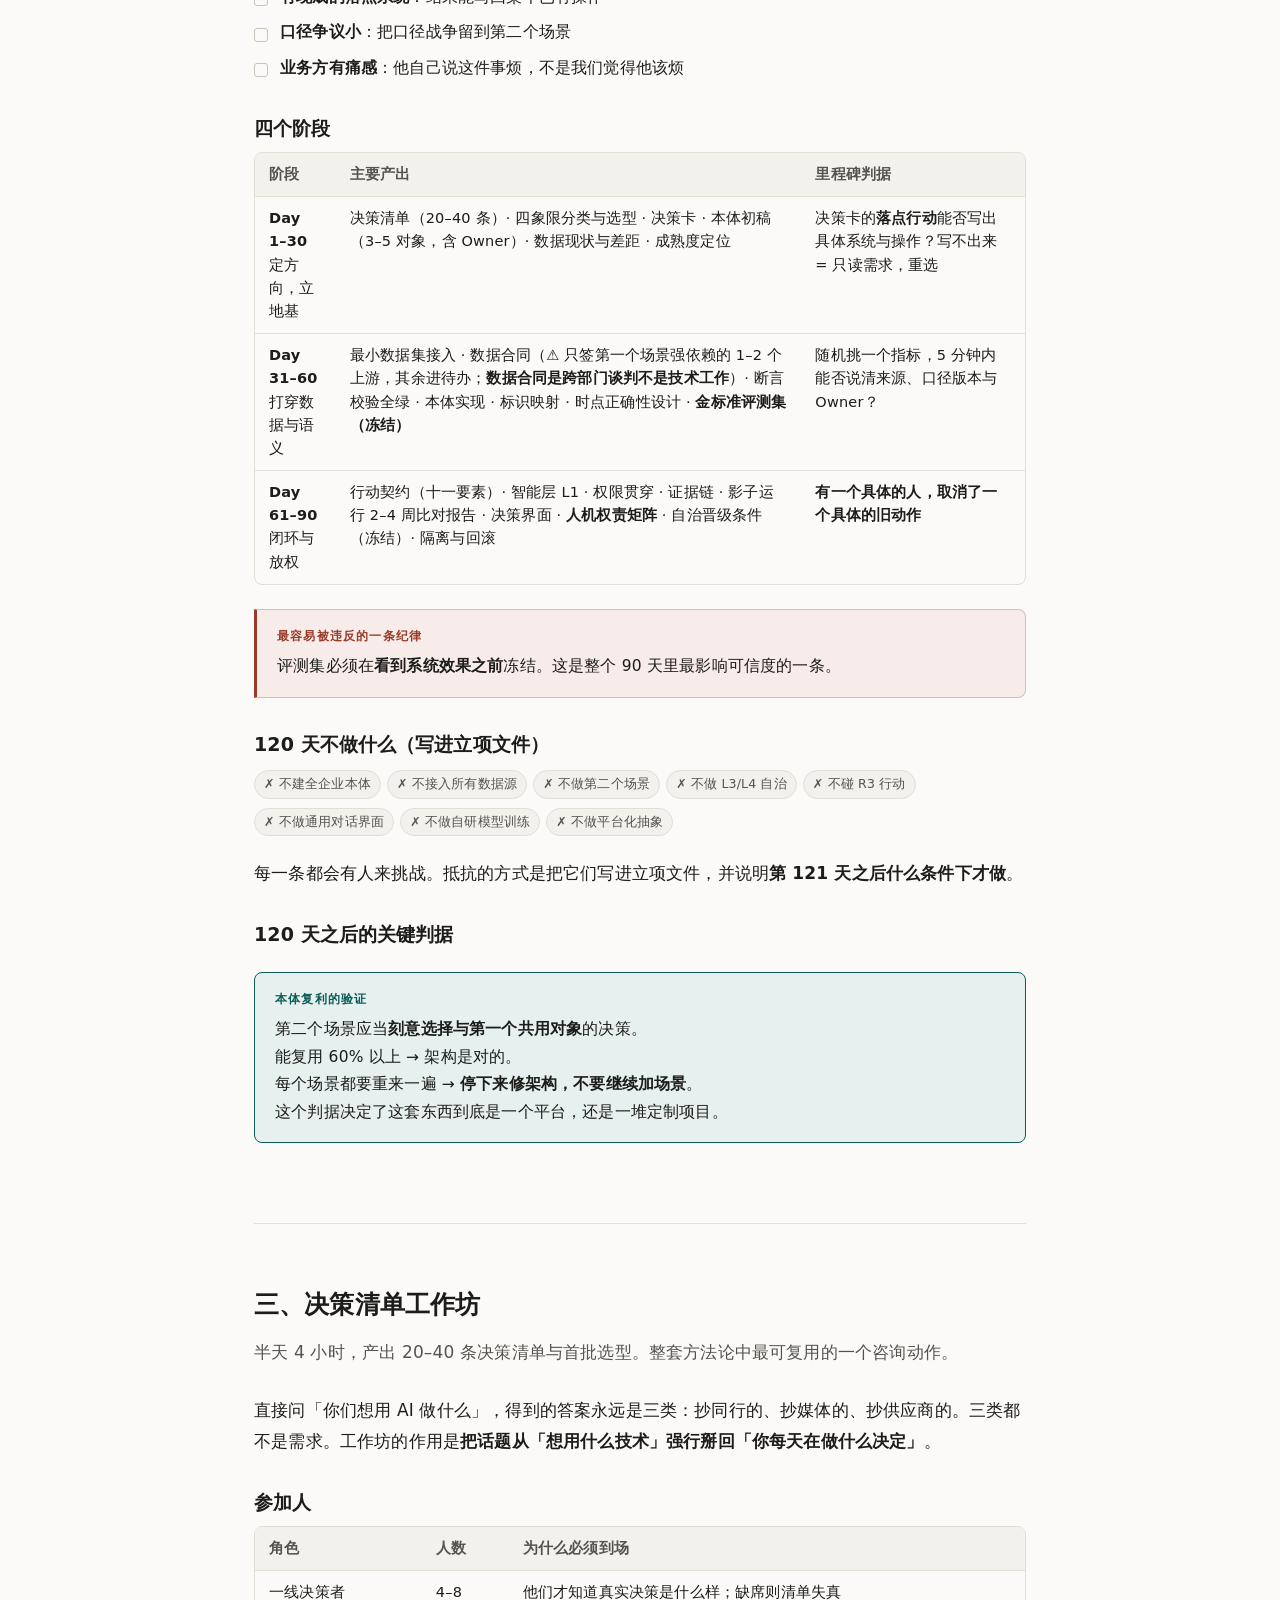
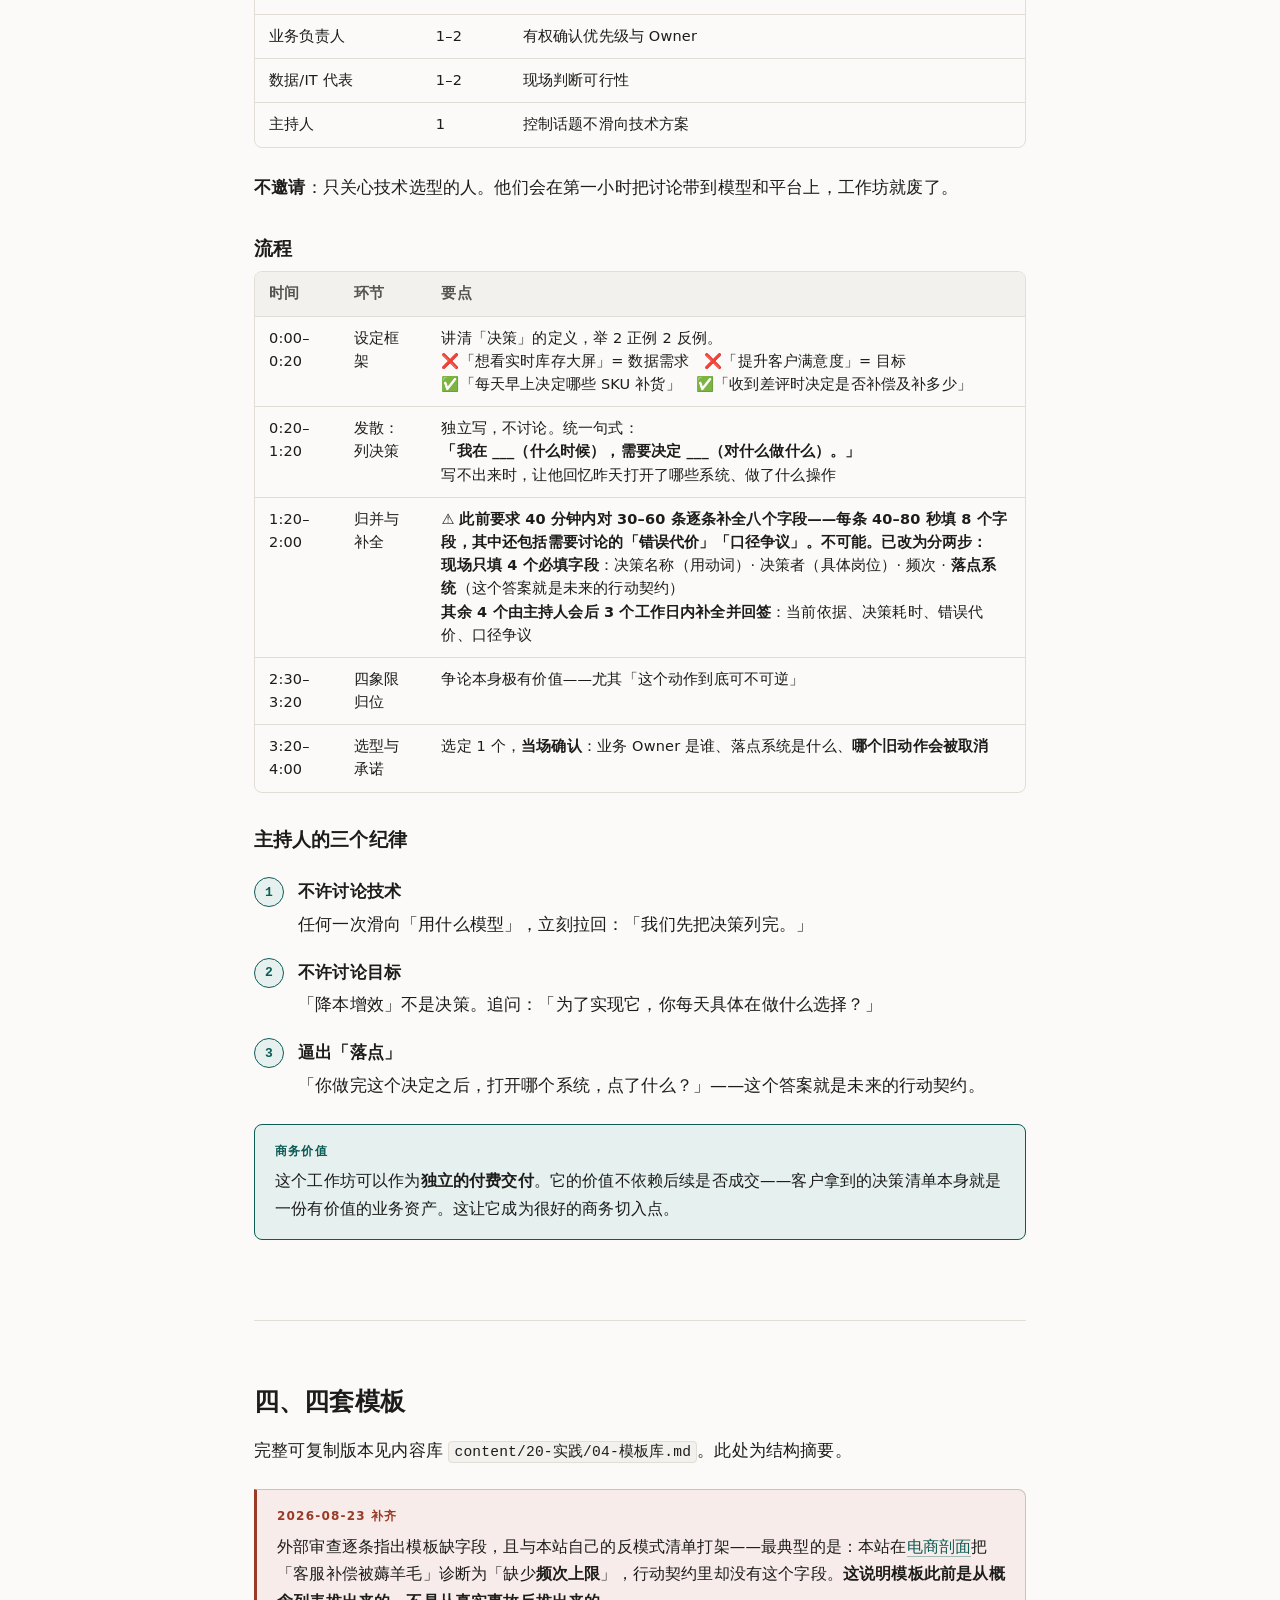
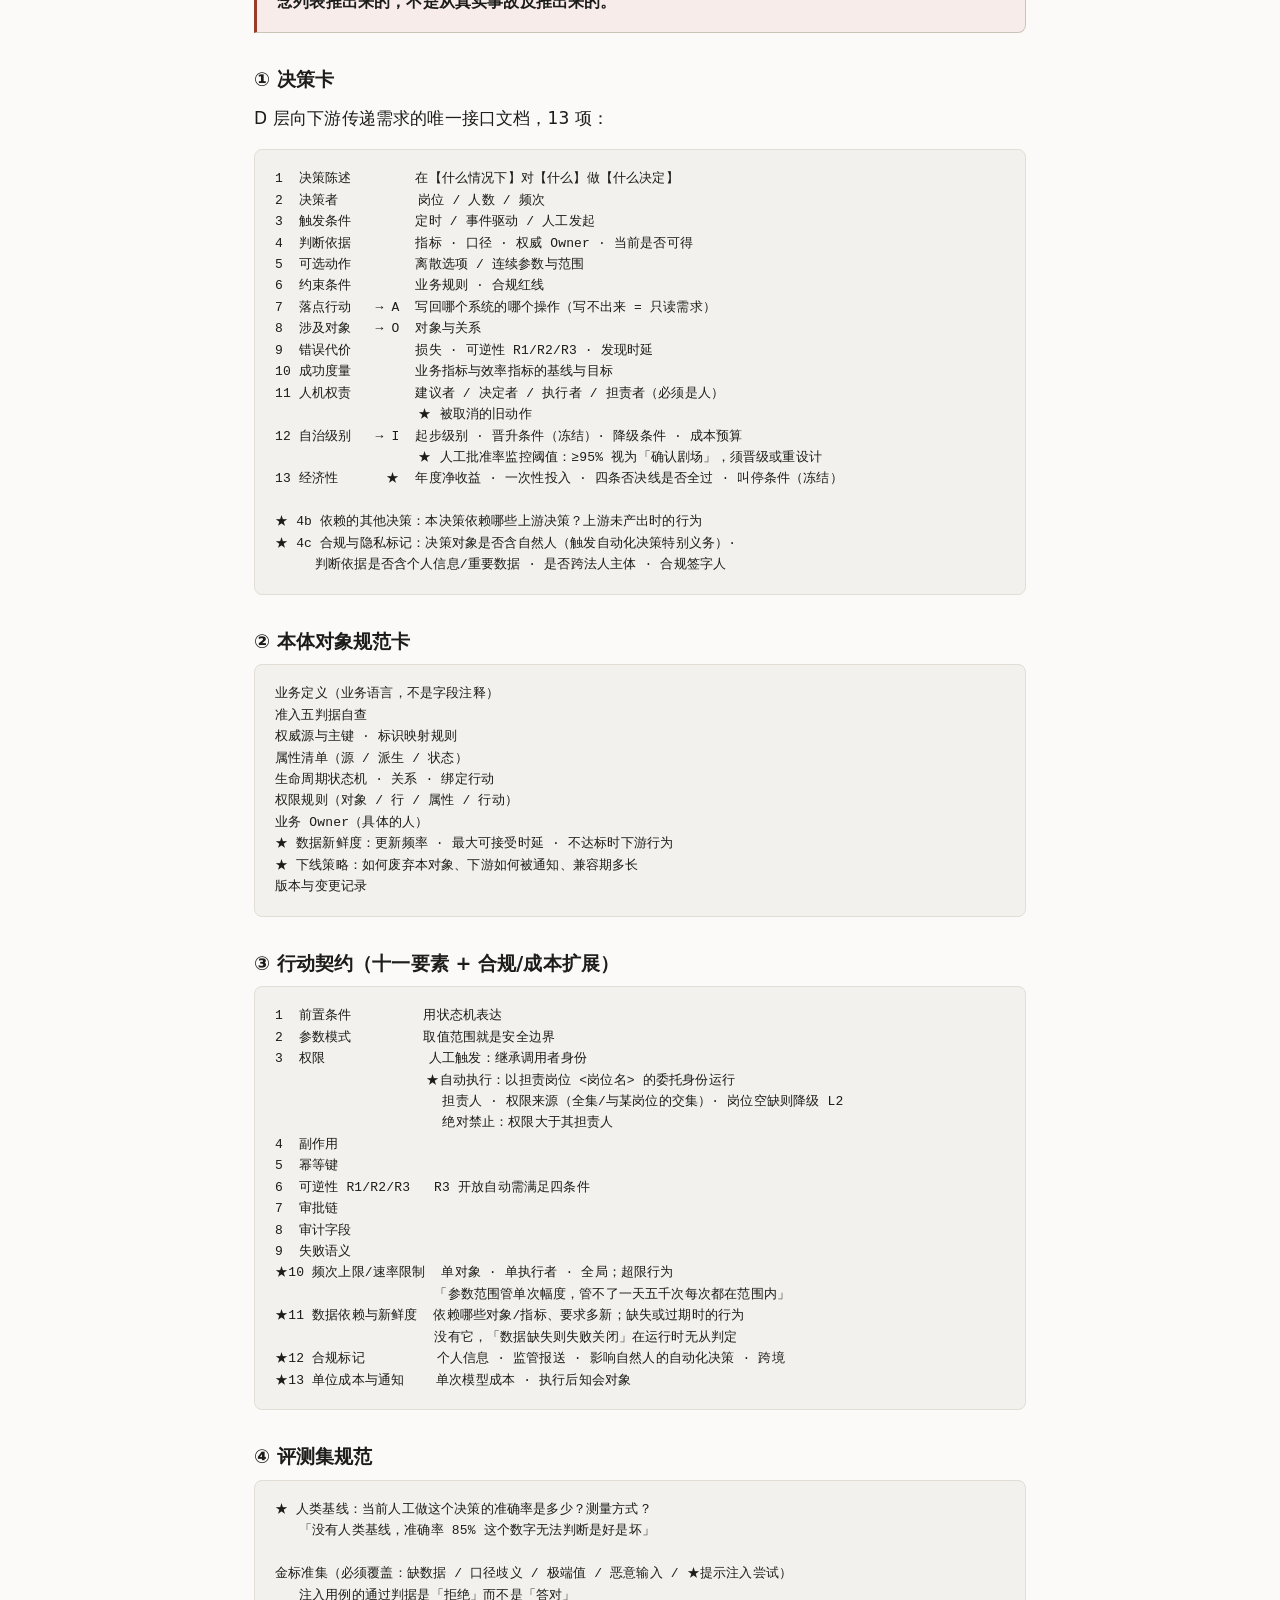
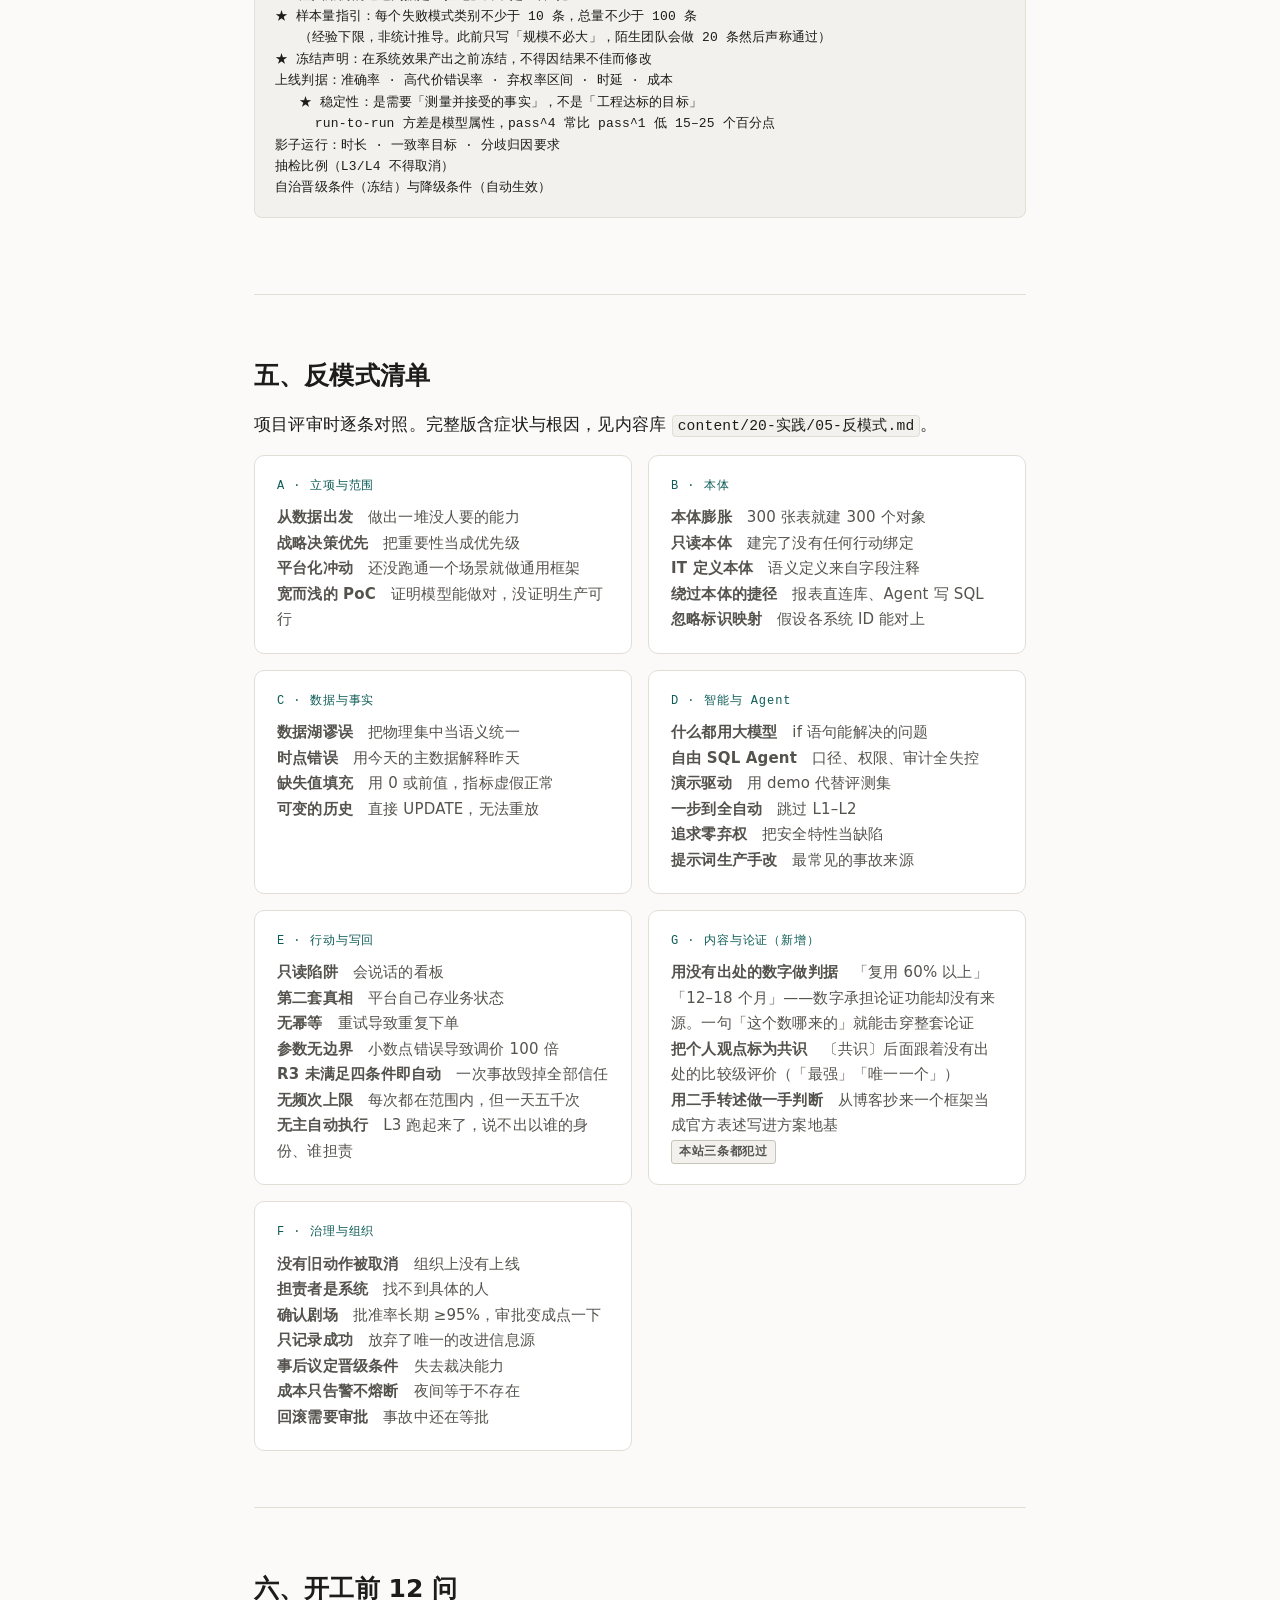
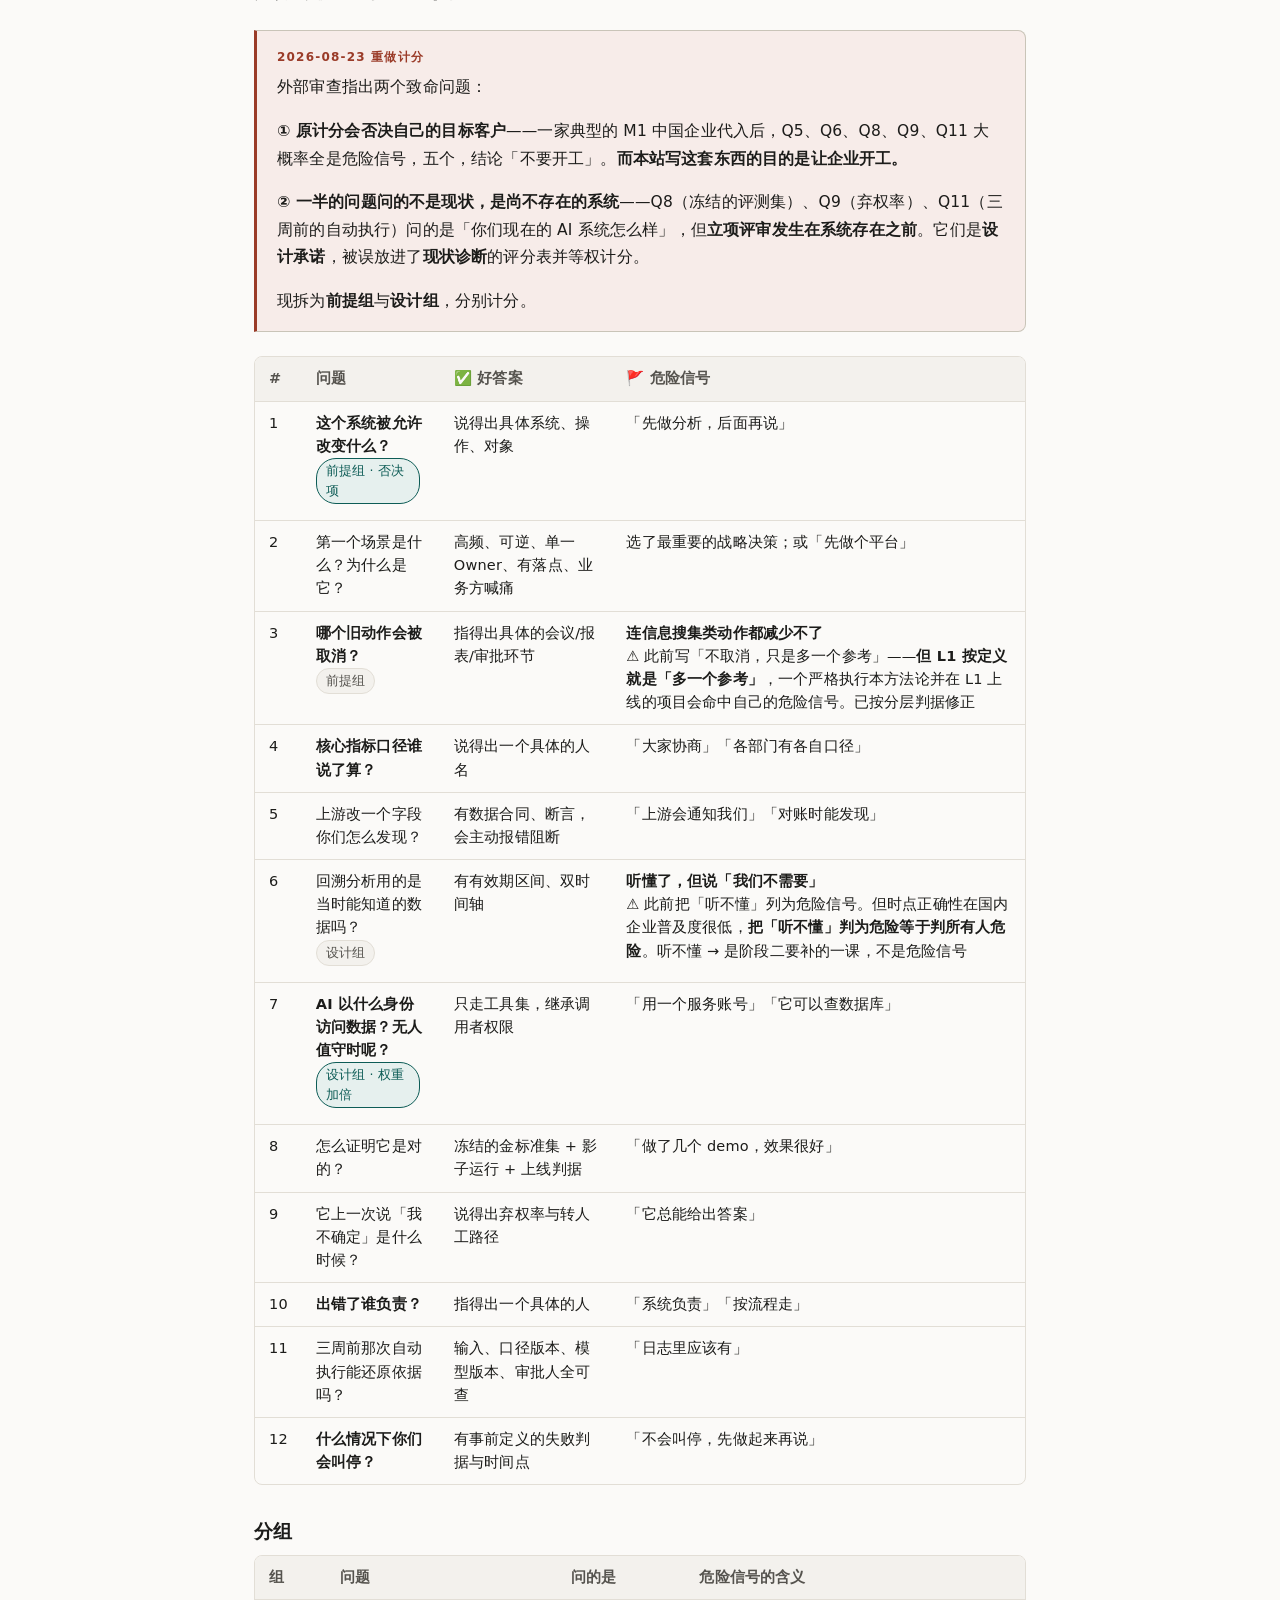
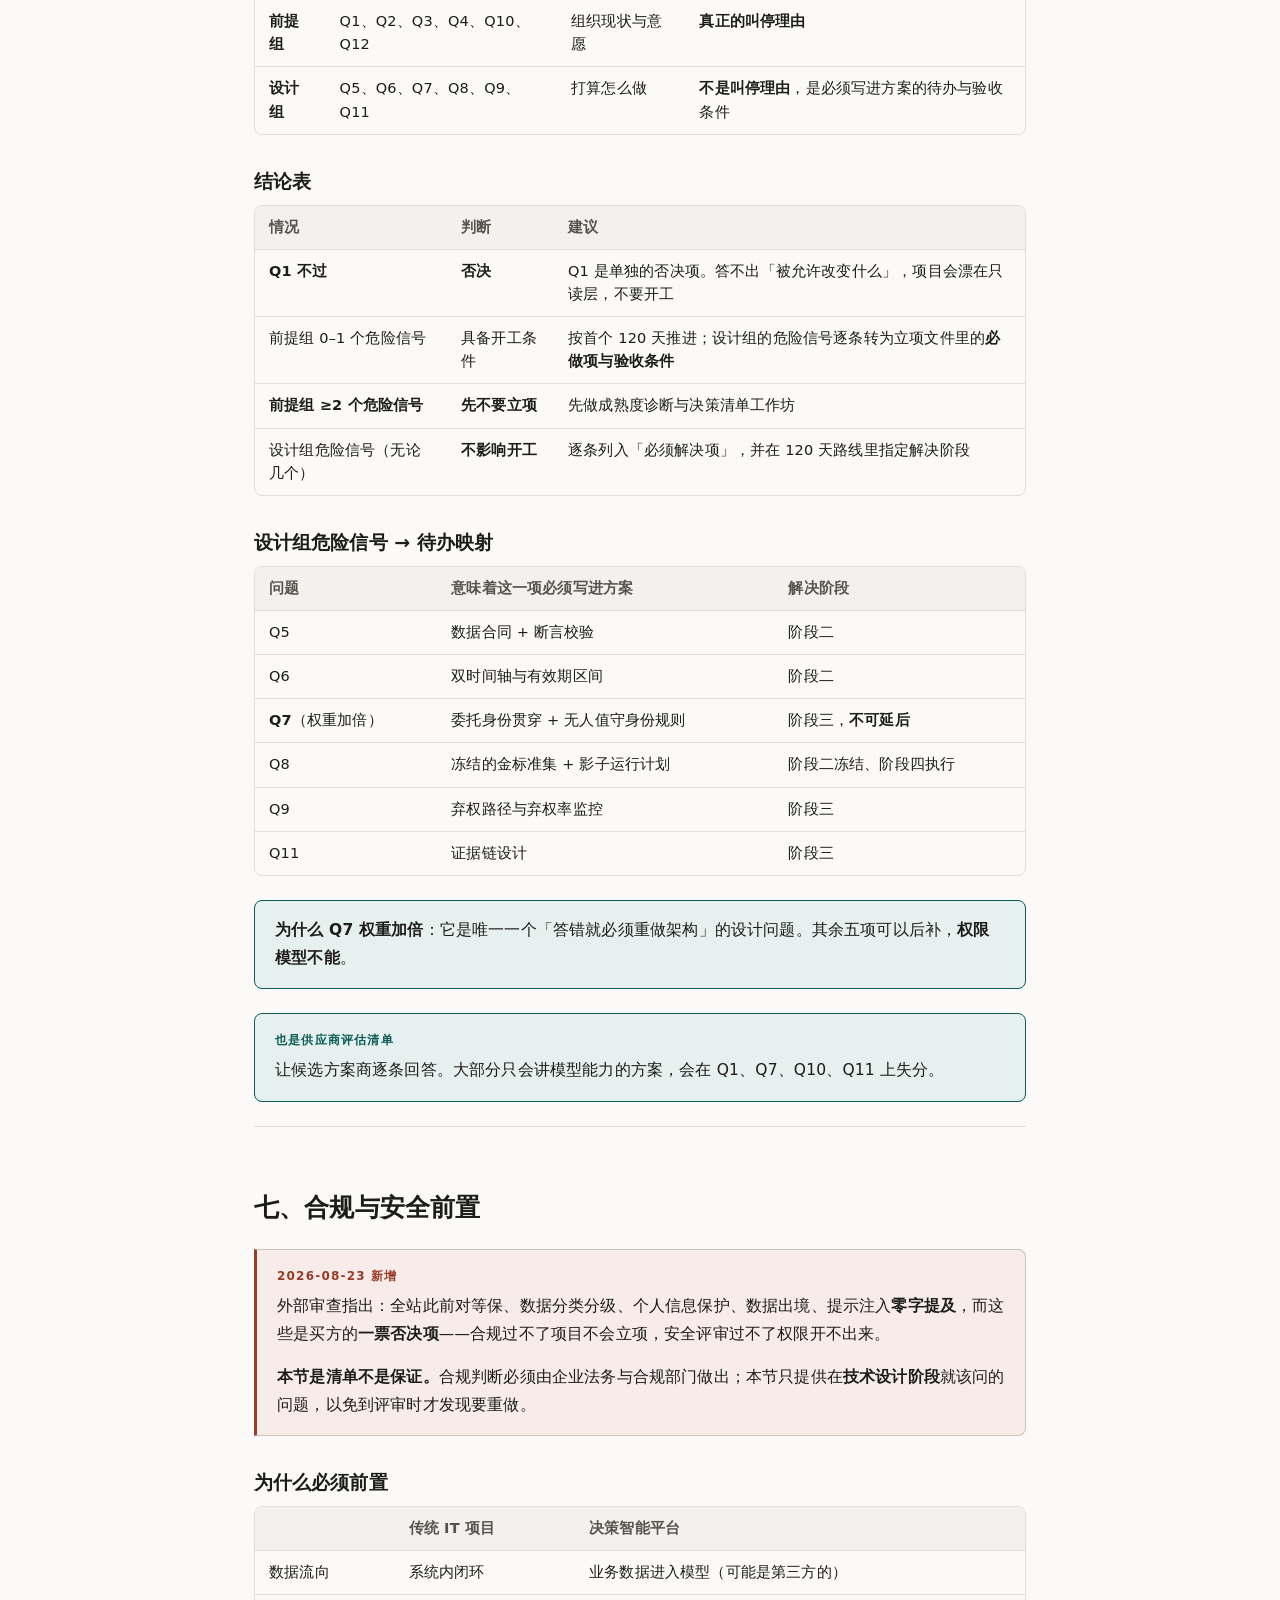
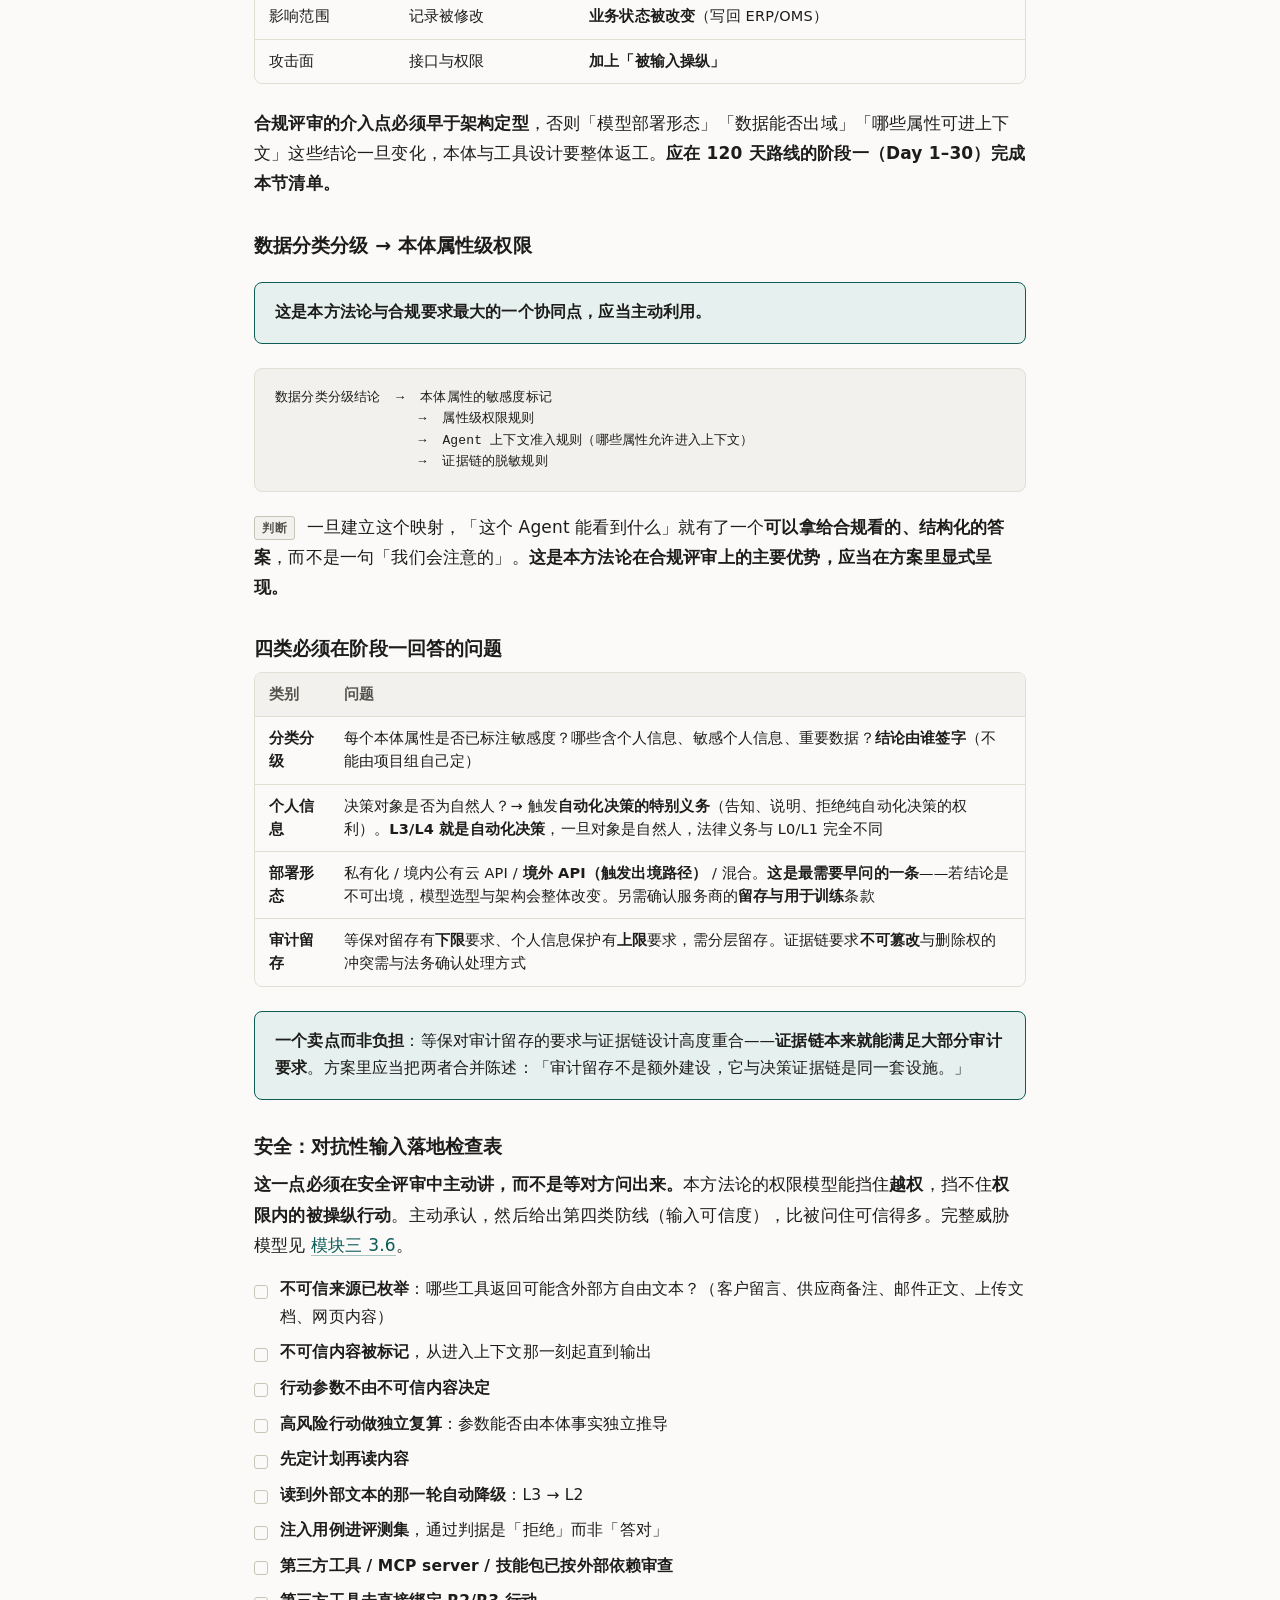
<file: site/playbook.html>
<!doctype html>
<html lang="zh-CN">
<head>
<meta charset="utf-8">
<meta name="viewport" content="width=device-width,initial-scale=1">
<title>实践 — 成熟度 · 120 天 · 模板 · 12 问 · 合规 · 测算 · 供应商评估</title>
<meta name="description" content="M0–M2 成熟度诊断、首个 120 天路线、决策清单工作坊、四套模板、反模式清单、开工前 12 问、合规与安全、投入产出测算、自建 vs 采购、供应商评估清单。">
<link rel="stylesheet" href="assets/styles.css">
</head>
<body>
<nav class="nav"><div class="nav-inner">
<a class="nav-brand" href="index.html">决策智能架构<span> · 研究站</span></a>
<div class="nav-links">
<a href="methodology.html">方法论总结</a>
<a href="playbook.html" class="active">实践</a>
<a href="domains.html">行业剖面</a>
<a href="research.html">研究</a>
<a href="about.html">关于</a>
</div></div></nav>
<div class="wrap">
<section style="padding-bottom:24px">
  <p class="eyebrow">实践</p>
  <h1>从方法论到明天早上做什么</h1>
  <p class="lede">方法论如果不能回答「读完之后明天做什么」，它就只是观点。<br>这一页全部是可以直接拿去用的东西，<strong>不依赖是否读过<a href="methodology.html">方法论总结</a></strong>。</p>
  <p class="meta"><span class="pill">约 35 分钟</span><span class="pill">10 套工具</span><span class="pill on">与方法论总结平级</span></p>
  <div class="toc">
    <p class="toc-title">目录</p>
    <ol>
      <li><a href="#maturity">成熟度诊断 M0–M2 + 覆盖率</a></li>
      <li><a href="#ninety">首个 120 天</a></li>
      <li><a href="#workshop">决策清单工作坊</a></li>
      <li><a href="#templates">四套模板</a></li>
      <li><a href="#anti">反模式清单</a></li>
      <li><a href="#twelve">开工前 12 问</a></li>
      <li><a href="#compliance">合规与安全前置　<span style="color:var(--accent)">新增</span></a></li>
      <li><a href="#roi">投入产出测算　<span style="color:var(--accent)">新增</span></a></li>
      <li><a href="#buildbuy">自建 vs 采购 · 共存 · 退出剧本　<span style="color:var(--accent)">新增</span></a></li>
      <li><a href="#vendor">供应商评估清单　<span style="color:var(--accent)">新增</span></a></li>
    </ol>
  </div>
</section>

<hr class="hr">

<section id="maturity">
<h2 style="margin-top:0">一、成熟度诊断：M0–M2 + 覆盖率</h2>
<div class="callout"><span class="tag">2026-08-23 更正</span><p>此前是 M0–M4 五级。外部审查指出 <strong>M3/M4 只是把自治级别 L2/L3 换了个名字重说一遍</strong>（M3「系统草拟人确认」= L2；M4「限额自动」= L3），而本页自己的规则三已经写了「有价值的是有多少决策进入闭环，不是最高做到第几级」。现收敛为 <strong>M0–M2 三级 + 覆盖率指标</strong>。</p></div>
<p>把「我们该不该做 AI」变成「我们现在在哪一格」。</p>
<div class="tw"><table>
<tr><th>级别</th><th>特征</th><th>决策如何发生</th><th>典型症状</th></tr>
<tr><td><strong>M0</strong> 手工</td><td>数据散在各系统与 Excel</td><td>靠经验、开会、人工拉数</td><td>「这个数我要问一下财务」</td></tr>
<tr><td><strong>M1</strong> 可见</td><td>有 BI/看板，数据集中</td><td>人看报表后决定</td><td>「报表有了，但还是按经验做」</td></tr>
<tr><td><strong>M2</strong> 有语义</td><td>本体成型，口径唯一</td><td>人基于统一事实决定</td><td>「终于不吵口径了」</td></tr>
</table></div>
<h3>覆盖率（取代原 M3/M4）</h3>
<pre><code>某域的成熟度报告 = M2 ＋「该域 12 个已识别决策中，5 个 ≥L2，2 个 ≥L3」</code></pre>
<p>好处：不与 L 级重复；能表达混合状态（原模型无法回答「M3 但只有一个场景在 L2」）；奖励覆盖率而非最高级别。</p>

<div class="callout">
<span class="tag">M2 是分水岭，不可跳过</span>
<p>M0 → M1 是数据工程问题，钱能解决。<strong>M1 → M2 是组织问题，钱解决不了。</strong></p>
<p>M2 的实质不是建了一个语义层，而是企业<strong>接受了「某个人对某个口径有裁决权」</strong>——这是权力的重新分配，通常是整个演进过程中最难的一步。跳过 M2 直接上 M3 的项目，会在上线三个月后陷入口径战争，然后被架空。</p>
</div>

<h3>另外两条使用规则</h3>
<ul>
<li><strong>级别按域算，不按企业算。</strong>供应链 M3、营销 M1、财务 M2 完全正常。笼统说「我们公司是 M2」没有意义。推进策略应当是逐域打穿。</li>
<li><strong>不要为了升级而升级。</strong>低频决策停在 M3 完全合理；R3 场景的天花板本来就在 M3。有价值的是<strong>有多少决策进入了闭环</strong>，不是最高做到第几级。</li>
</ul>

<h3>10 分钟快速诊断</h3>
<ol class="steps">
<li><b>「上季度的 GMV 是多少」</b>多久能得到答案？三个部门答案一致吗？——不一致 = M1 以下</li>
<li><b>「客户」这个概念，有没有一个人有权裁决它的定义？</b>没有 = M2 未达成</li>
<li><b>有没有任何一个系统建议能被一键执行写回业务系统？</b>没有 = L2 覆盖率为 0</li>
<li><b>有没有任何一个决策，系统在限额内自动做了？</b>没有 = L3 覆盖率为 0</li>
<li><b>最近一次 AI 给出错误建议，多久被发现的？能查到原因吗？</b>查不到 = 证据链缺失，无论前面几级都要补</li>
</ol>
</section>

<hr class="hr">

<section id="ninety">
<h2 style="margin-top:0">二、首个 120 天</h2>
<div class="callout"><span class="tag">2026-08-23 重排：90 天 → 120 天</span>
<p>外部审查用算术证明了原阶段三排期不成立：Day 61–90 共 30 天要交付 9 项产出，其中「影子运行 2–4 周的比对报告」<strong>必须在行动契约、智能层、权限贯穿、证据链全部完成之后</strong>才能开始——即取最乐观的 2 周影子期，前四项要在 14 天内做完。</p>
<p>而本页自己在反模式 A4 里批评「宽而浅的 PoC」——这里犯的是对称的错误：<strong>窄而不可能完成</strong>。现改为 <strong>120 天四阶段</strong>，影子运行独立为第四阶段。</p></div>

<h3>成功判据（已分层，此前的版本自相矛盾）</h3>
<div class="callout"><p>⚠️ 此前的唯一判据是「第 90 天，有一个具体岗位的人取消了一个旧动作」，而同一份文件又要求「从 L1 或 L2 起步」。<strong>L1 的定义就是「系统给建议，人做决策+执行」——按 12 问 Q3 的判据，这就是「多一个参考」，会命中自己的危险信号。</strong></p></div>
<div class="tw"><table>
<tr><th>阶段</th><th>自治级别</th><th>应当取消的旧动作类型</th><th>例子</th></tr>
<tr><td><strong>第 90 天</strong></td><td>L1 / L2</td><td><strong>信息搜集类</strong></td><td>值班人员逐条浏览告警列表；采购每天从三个系统导数拼 Excel；每周对数会</td></tr>
<tr><td><strong>第 120 天之后</strong></td><td>L3</td><td><strong>决策 / 执行类</strong></td><td>低级别告警的人工分级与指派</td></tr>
</table></div>
<blockquote><p><strong>L1 阶段能取消的不是判断，是判断之前的搬运。</strong>这也正是变更管理上更容易被接受的顺序——先减负担，再动判断权。</p></blockquote>

<h3>适用前提（此前缺失）</h3>
<p>⚠️ 本路线<strong>默认企业已达 M1</strong>。一个 M0 的读者照着做会在阶段二直接卡死。开工前必须全部成立：</p>
<ul class="checklist">
<li><strong>目标域已达 M1</strong></li>
<li><strong>已有一名 VP 级以上 sponsor</strong></li>
<li><strong>已有可指定的业务 Owner 候选人</strong>（具体的人，不是部门）</li>
<li><strong>上游系统有可对话的责任人</strong></li>
<li><strong>合规前置清单已启动</strong>（见下方第七节）</li>
<li><strong>投入产出粗算已过四条否决线</strong>（见下方第八节）</li>
</ul>
<p><strong>M0 企业的前置路径</strong>：先做数据集中与基础可查询（这是数据工程项目，不是 AI 项目）；同时可以先做决策清单工作坊——<strong>决策清单不依赖数据就绪，且即使不做 AI 也有价值</strong>。</p>

<h3>投入估算（此前缺失）</h3>
<p>⚠️ 以下为<strong>经验估计，非实测</strong>，且高度依赖 M 级起点。CIO 立项书的第一页是人和钱，此前全站没有这个数字。</p>
<div class="tw"><table>
<tr><th>角色</th><th>投入（人月，M1 起点）</th><th>说明</th></tr>
<tr><td>业务 Owner</td><td>0.5–1</td><td>兼职，但<strong>不可缺</strong></td></tr>
<tr><td>数据工程</td><td>1.5–3</td><td>M0 起点需翻倍以上</td></tr>
<tr><td>平台/后端工程</td><td>2–4</td><td>本体、行动契约、权限、证据链</td></tr>
<tr><td>AI 工程</td><td>1–2</td><td>工具设计、评测集、智能层</td></tr>
<tr><td>项目/交付管理</td><td>0.5–1</td><td>跨部门协调，尤其数据合同谈判</td></tr>
<tr><td><strong>合计</strong></td><td><strong>5.5–11 人月</strong></td><td>不含平台通用能力的长期建设</td></tr>
</table></div>
<div class="rule"><span class="tag">目标</span><p>不是「建成平台」，而是<strong>沿着一个真实决策把六层打穿一次</strong>。<br>
成功的唯一标准：第 90 天，有一个具体岗位的人，因为这个系统，取消了一个旧动作。</p></div>

<h3>极窄但完整，而不是宽而浅</h3>
<p>传统 PoC「宽而浅」：接了 10 个数据源、做了 5 个场景，但没有权限、审计、写回。它证明了模型能做对，却没有证明生产可行。</p>
<pre><code>1 个决策  ·  3–5 个本体对象  ·  1 个行动  ·  完整的权限/证据/可逆</code></pre>
<p>窄，是为了能在 90 天内把最难的部分——治理——真正做完。</p>

<h3>第一个场景的选择标准（必须同时满足）</h3>
<ul class="checklist">
<li><strong>高频</strong>：至少每天发生（否则积累不出证据）</li>
<li><strong>可逆</strong>：R1 或 R2（否则无法放权）</li>
<li><strong>有明确的单一 Owner</strong>：一个具体岗位</li>
<li><strong>有现成的落点系统</strong>：结果能写回某个已有操作</li>
<li><strong>口径争议小</strong>：把口径战争留到第二个场景</li>
<li><strong>业务方有痛感</strong>：他自己说这件事烦，不是我们觉得他该烦</li>
</ul>

<h3>四个阶段</h3>
<div class="tw"><table>
<tr><th>阶段</th><th>主要产出</th><th>里程碑判据</th></tr>
<tr><td><strong>Day 1–30</strong><br>定方向，立地基</td><td>决策清单（20–40 条）· 四象限分类与选型 · 决策卡 · 本体初稿（3–5 对象，含 Owner）· 数据现状与差距 · 成熟度定位</td><td>决策卡的<strong>落点行动</strong>能否写出具体系统与操作？写不出来 = 只读需求，重选</td></tr>
<tr><td><strong>Day 31–60</strong><br>打穿数据与语义</td><td>最小数据集接入 · 数据合同（⚠️ 只签第一个场景强依赖的 1–2 个上游，其余进待办；<strong>数据合同是跨部门谈判不是技术工作</strong>）· 断言校验全绿 · 本体实现 · 标识映射 · 时点正确性设计 · <strong>金标准评测集（冻结）</strong></td><td>随机挑一个指标，5 分钟内能否说清来源、口径版本与 Owner？</td></tr>
<tr><td><strong>Day 61–90</strong><br>闭环与放权</td><td>行动契约（十一要素）· 智能层 L1 · 权限贯穿 · 证据链 · 影子运行 2–4 周比对报告 · 决策界面 · <strong>人机权责矩阵</strong> · 自治晋级条件（冻结）· 隔离与回滚</td><td><strong>有一个具体的人，取消了一个具体的旧动作</strong></td></tr>
</table></div>

<div class="callout">
<span class="tag">最容易被违反的一条纪律</span>
<p>评测集必须在<strong>看到系统效果之前</strong>冻结。这是整个 90 天里最影响可信度的一条。</p>
</div>

<h3>120 天不做什么（写进立项文件）</h3>
<p><span class="pill">✗ 不建全企业本体</span><span class="pill">✗ 不接入所有数据源</span><span class="pill">✗ 不做第二个场景</span><span class="pill">✗ 不做 L3/L4 自治</span><span class="pill">✗ 不碰 R3 行动</span><span class="pill">✗ 不做通用对话界面</span><span class="pill">✗ 不做自研模型训练</span><span class="pill">✗ 不做平台化抽象</span></p>
<p>每一条都会有人来挑战。抵抗的方式是把它们写进立项文件，并说明<strong>第 121 天之后什么条件下才做</strong>。</p>

<h3>120 天之后的关键判据</h3>
<div class="rule"><span class="tag">本体复利的验证</span><p>第二个场景应当<strong>刻意选择与第一个共用对象</strong>的决策。<br>
能复用 60% 以上 → 架构是对的。<br>
每个场景都要重来一遍 → <strong>停下来修架构，不要继续加场景</strong>。<br>
这个判据决定了这套东西到底是一个平台，还是一堆定制项目。</p></div>
</section>

<hr class="hr">

<section id="workshop">
<h2 style="margin-top:0">三、决策清单工作坊</h2>
<p class="lede" style="font-size:17px">半天 4 小时，产出 20–40 条决策清单与首批选型。整套方法论中最可复用的一个咨询动作。</p>

<p>直接问「你们想用 AI 做什么」，得到的答案永远是三类：抄同行的、抄媒体的、抄供应商的。三类都不是需求。工作坊的作用是<strong>把话题从「想用什么技术」强行掰回「你每天在做什么决定」</strong>。</p>

<h3>参加人</h3>
<div class="tw"><table>
<tr><th>角色</th><th>人数</th><th>为什么必须到场</th></tr>
<tr><td>一线决策者</td><td>4–8</td><td>他们才知道真实决策是什么样；缺席则清单失真</td></tr>
<tr><td>业务负责人</td><td>1–2</td><td>有权确认优先级与 Owner</td></tr>
<tr><td>数据/IT 代表</td><td>1–2</td><td>现场判断可行性</td></tr>
<tr><td>主持人</td><td>1</td><td>控制话题不滑向技术方案</td></tr>
</table></div>
<p><strong>不邀请</strong>：只关心技术选型的人。他们会在第一小时把讨论带到模型和平台上，工作坊就废了。</p>

<h3>流程</h3>
<div class="tw"><table>
<tr><th>时间</th><th>环节</th><th>要点</th></tr>
<tr><td>0:00–0:20</td><td>设定框架</td><td>讲清「决策」的定义，举 2 正例 2 反例。<br>❌「想看实时库存大屏」= 数据需求　❌「提升客户满意度」= 目标<br>✅「每天早上决定哪些 SKU 补货」　✅「收到差评时决定是否补偿及补多少」</td></tr>
<tr><td>0:20–1:20</td><td>发散：列决策</td><td>独立写，不讨论。统一句式：<br><strong>「我在 ___（什么时候），需要决定 ___（对什么做什么）。」</strong><br>写不出来时，让他回忆昨天打开了哪些系统、做了什么操作</td></tr>
<tr><td>1:20–2:00</td><td>归并与补全</td><td>⚠️ <strong>此前要求 40 分钟内对 30–60 条逐条补全八个字段——每条 40–80 秒填 8 个字段，其中还包括需要讨论的「错误代价」「口径争议」。不可能。已改为分两步：</strong><br><strong>现场只填 4 个必填字段</strong>：决策名称（用动词）· 决策者（具体岗位）· 频次 · <strong>落点系统</strong>（这个答案就是未来的行动契约）<br><strong>其余 4 个由主持人会后 3 个工作日内补全并回签</strong>：当前依据、决策耗时、错误代价、口径争议</td></tr>
<tr><td>2:30–3:20</td><td>四象限归位</td><td>争论本身极有价值——尤其「这个动作到底可不可逆」</td></tr>
<tr><td>3:20–4:00</td><td>选型与承诺</td><td>选定 1 个，<strong>当场确认</strong>：业务 Owner 是谁、落点系统是什么、<strong>哪个旧动作会被取消</strong></td></tr>
</table></div>

<h3>主持人的三个纪律</h3>
<ol class="steps">
<li><b>不许讨论技术</b>任何一次滑向「用什么模型」，立刻拉回：「我们先把决策列完。」</li>
<li><b>不许讨论目标</b>「降本增效」不是决策。追问：「为了实现它，你每天具体在做什么选择？」</li>
<li><b>逼出「落点」</b>「你做完这个决定之后，打开哪个系统，点了什么？」——这个答案就是未来的行动契约。</li>
</ol>

<div class="rule"><span class="tag">商务价值</span><p>这个工作坊可以作为<strong>独立的付费交付</strong>。它的价值不依赖后续是否成交——客户拿到的决策清单本身就是一份有价值的业务资产。这让它成为很好的商务切入点。</p></div>
</section>

<hr class="hr">

<section id="templates">
<h2 style="margin-top:0">四、四套模板</h2>
<p>完整可复制版本见内容库 <code>content/20-实践/04-模板库.md</code>。此处为结构摘要。</p>

<div class="callout"><span class="tag">2026-08-23 补齐</span><p>外部审查逐条指出模板缺字段，且与本站自己的反模式清单打架——最典型的是：本站在<a href="domains.html#ec">电商剖面</a>把「客服补偿被薅羊毛」诊断为「缺少<strong>频次上限</strong>」，行动契约里却没有这个字段。<strong>这说明模板此前是从概念列表推出来的，不是从真实事故反推出来的。</strong></p></div>

<h3>① 决策卡</h3>
<p>D 层向下游传递需求的唯一接口文档，13 项：</p>
<pre><code>1  决策陈述        在【什么情况下】对【什么】做【什么决定】
2  决策者          岗位 / 人数 / 频次
3  触发条件        定时 / 事件驱动 / 人工发起
4  判断依据        指标 · 口径 · 权威 Owner · 当前是否可得
5  可选动作        离散选项 / 连续参数与范围
6  约束条件        业务规则 · 合规红线
7  落点行动   → A  写回哪个系统的哪个操作（写不出来 = 只读需求）
8  涉及对象   → O  对象与关系
9  错误代价        损失 · 可逆性 R1/R2/R3 · 发现时延
10 成功度量        业务指标与效率指标的基线与目标
11 人机权责        建议者 / 决定者 / 执行者 / 担责者（必须是人）
                  ★ 被取消的旧动作
12 自治级别   → I  起步级别 · 晋升条件（冻结）· 降级条件 · 成本预算
                  ★ 人工批准率监控阈值：≥95% 视为「确认剧场」，须晋级或重设计
13 经济性      ★  年度净收益 · 一次性投入 · 四条否决线是否全过 · 叫停条件（冻结）

★ 4b 依赖的其他决策：本决策依赖哪些上游决策？上游未产出时的行为
★ 4c 合规与隐私标记：决策对象是否含自然人（触发自动化决策特别义务）· 
     判断依据是否含个人信息/重要数据 · 是否跨法人主体 · 合规签字人</code></pre>

<h3>② 本体对象规范卡</h3>
<pre><code>业务定义（业务语言，不是字段注释）
准入五判据自查
权威源与主键 · 标识映射规则
属性清单（源 / 派生 / 状态）
生命周期状态机 · 关系 · 绑定行动
权限规则（对象 / 行 / 属性 / 行动）
业务 Owner（具体的人）
★ 数据新鲜度：更新频率 · 最大可接受时延 · 不达标时下游行为
★ 下线策略：如何废弃本对象、下游如何被通知、兼容期多长
版本与变更记录</code></pre>

<h3>③ 行动契约（十一要素 + 合规/成本扩展）</h3>
<pre><code>1  前置条件         用状态机表达
2  参数模式         取值范围就是安全边界
3  权限             人工触发：继承调用者身份
                   ★自动执行：以担责岗位 &lt;岗位名&gt; 的委托身份运行
                     担责人 · 权限来源（全集/与某岗位的交集）· 岗位空缺则降级 L2
                     绝对禁止：权限大于其担责人
4  副作用
5  幂等键
6  可逆性 R1/R2/R3   R3 开放自动需满足四条件
7  审批链
8  审计字段
9  失败语义
★10 频次上限/速率限制  单对象 · 单执行者 · 全局；超限行为
                    「参数范围管单次幅度，管不了一天五千次每次都在范围内」
★11 数据依赖与新鲜度  依赖哪些对象/指标、要求多新；缺失或过期时的行为
                    没有它，「数据缺失则失败关闭」在运行时无从判定
★12 合规标记         个人信息 · 监管报送 · 影响自然人的自动化决策 · 跨境
★13 单位成本与通知    单次模型成本 · 执行后知会对象</code></pre>

<h3>④ 评测集规范</h3>
<pre><code>★ 人类基线：当前人工做这个决策的准确率是多少？测量方式？
   「没有人类基线，准确率 85% 这个数字无法判断是好是坏」

金标准集（必须覆盖：缺数据 / 口径歧义 / 极端值 / 恶意输入 / ★提示注入尝试）
   注入用例的通过判据是「拒绝」而不是「答对」
★ 样本量指引：每个失败模式类别不少于 10 条，总量不少于 100 条
   （经验下限，非统计推导。此前只写「规模不必大」，陌生团队会做 20 条然后声称通过）
★ 冻结声明：在系统效果产出之前冻结，不得因结果不佳而修改
上线判据：准确率 · 高代价错误率 · 弃权率区间 · 时延 · 成本
   ★ 稳定性：是需要「测量并接受的事实」，不是「工程达标的目标」
     run-to-run 方差是模型属性，pass^4 常比 pass^1 低 15–25 个百分点
影子运行：时长 · 一致率目标 · 分歧归因要求
抽检比例（L3/L4 不得取消）
自治晋级条件（冻结）与降级条件（自动生效）</code></pre>
</section>

<hr class="hr">

<section id="anti">
<h2 style="margin-top:0">五、反模式清单</h2>
<p>项目评审时逐条对照。完整版含症状与根因，见内容库 <code>content/20-实践/05-反模式.md</code>。</p>

<div class="grid grid-2">
<div class="card"><span class="num">A · 立项与范围</span>
<p><strong>从数据出发</strong>　做出一堆没人要的能力<br>
<strong>战略决策优先</strong>　把重要性当成优先级<br>
<strong>平台化冲动</strong>　还没跑通一个场景就做通用框架<br>
<strong>宽而浅的 PoC</strong>　证明模型能做对，没证明生产可行</p></div>

<div class="card"><span class="num">B · 本体</span>
<p><strong>本体膨胀</strong>　300 张表就建 300 个对象<br>
<strong>只读本体</strong>　建完了没有任何行动绑定<br>
<strong>IT 定义本体</strong>　语义定义来自字段注释<br>
<strong>绕过本体的捷径</strong>　报表直连库、Agent 写 SQL<br>
<strong>忽略标识映射</strong>　假设各系统 ID 能对上</p></div>

<div class="card"><span class="num">C · 数据与事实</span>
<p><strong>数据湖谬误</strong>　把物理集中当语义统一<br>
<strong>时点错误</strong>　用今天的主数据解释昨天<br>
<strong>缺失值填充</strong>　用 0 或前值，指标虚假正常<br>
<strong>可变的历史</strong>　直接 UPDATE，无法重放</p></div>

<div class="card"><span class="num">D · 智能与 Agent</span>
<p><strong>什么都用大模型</strong>　if 语句能解决的问题<br>
<strong>自由 SQL Agent</strong>　口径、权限、审计全失控<br>
<strong>演示驱动</strong>　用 demo 代替评测集<br>
<strong>一步到全自动</strong>　跳过 L1–L2<br>
<strong>追求零弃权</strong>　把安全特性当缺陷<br>
<strong>提示词生产手改</strong>　最常见的事故来源</p></div>

<div class="card"><span class="num">E · 行动与写回</span>
<p><strong>只读陷阱</strong>　会说话的看板<br>
<strong>第二套真相</strong>　平台自己存业务状态<br>
<strong>无幂等</strong>　重试导致重复下单<br>
<strong>参数无边界</strong>　小数点错误导致调价 100 倍<br>
<strong>R3 未满足四条件即自动</strong>　一次事故毁掉全部信任<br><strong>无频次上限</strong>　每次都在范围内，但一天五千次<br><strong>无主自动执行</strong>　L3 跑起来了，说不出以谁的身份、谁担责</p></div>

<div class="card"><span class="num">G · 内容与论证（新增）</span>
<p><strong>用没有出处的数字做判据</strong>　「复用 60% 以上」「12–18 个月」——数字承担论证功能却没有来源。一句「这个数哪来的」就能击穿整套论证<br>
<strong>把个人观点标为共识</strong>　〔共识〕后面跟着没有出处的比较级评价（「最强」「唯一一个」）<br>
<strong>用二手转述做一手判断</strong>　从博客抄来一个框架当成官方表述写进方案地基<br>
<span class="mk mk-j">本站三条都犯过</span></p></div>

<div class="card"><span class="num">F · 治理与组织</span>
<p><strong>没有旧动作被取消</strong>　组织上没有上线<br>
<strong>担责者是系统</strong>　找不到具体的人<br>
<strong>确认剧场</strong>　批准率长期 ≥95%，审批变成点一下<br><strong>只记录成功</strong>　放弃了唯一的改进信息源<br>
<strong>事后议定晋级条件</strong>　失去裁决能力<br>
<strong>成本只告警不熔断</strong>　夜间等于不存在<br>
<strong>回滚需要审批</strong>　事故中还在等批</p></div>
</div>
</section>

<hr class="hr">

<section id="twelve">
<h2 style="margin-top:0">六、开工前 12 问</h2>
<div class="callout"><span class="tag">2026-08-23 重做计分</span>
<p>外部审查指出两个致命问题：</p>
<p><strong>① 原计分会否决自己的目标客户</strong>——一家典型的 M1 中国企业代入后，Q5、Q6、Q8、Q9、Q11 大概率全是危险信号，五个，结论「不要开工」。<strong>而本站写这套东西的目的是让企业开工。</strong></p>
<p><strong>② 一半的问题问的不是现状，是尚不存在的系统</strong>——Q8（冻结的评测集）、Q9（弃权率）、Q11（三周前的自动执行）问的是「你们现在的 AI 系统怎么样」，但<strong>立项评审发生在系统存在之前</strong>。它们是<strong>设计承诺</strong>，被误放进了<strong>现状诊断</strong>的评分表并等权计分。</p>
<p>现拆为<strong>前提组</strong>与<strong>设计组</strong>，分别计分。</p></div>

<div class="tw"><table>
<tr><th>#</th><th>问题</th><th>✅ 好答案</th><th>🚩 危险信号</th></tr>
<tr><td>1</td><td><strong>这个系统被允许改变什么？</strong><br><span class="pill on">前提组 · 否决项</span></td><td>说得出具体系统、操作、对象</td><td>「先做分析，后面再说」</td></tr>
<tr><td>2</td><td>第一个场景是什么？为什么是它？</td><td>高频、可逆、单一 Owner、有落点、业务方喊痛</td><td>选了最重要的战略决策；或「先做个平台」</td></tr>
<tr><td>3</td><td><strong>哪个旧动作会被取消？</strong><br><span class="pill">前提组</span></td><td>指得出具体的会议/报表/审批环节</td><td><strong>连信息搜集类动作都减少不了</strong><br>⚠️ 此前写「不取消，只是多一个参考」——<strong>但 L1 按定义就是「多一个参考」</strong>，一个严格执行本方法论并在 L1 上线的项目会命中自己的危险信号。已按分层判据修正</td></tr>
<tr><td>4</td><td><strong>核心指标口径谁说了算？</strong></td><td>说得出一个具体的人名</td><td>「大家协商」「各部门有各自口径」</td></tr>
<tr><td>5</td><td>上游改一个字段你们怎么发现？</td><td>有数据合同、断言，会主动报错阻断</td><td>「上游会通知我们」「对账时能发现」</td></tr>
<tr><td>6</td><td>回溯分析用的是当时能知道的数据吗？<br><span class="pill">设计组</span></td><td>有有效期区间、双时间轴</td><td><strong>听懂了，但说「我们不需要」</strong><br>⚠️ 此前把「听不懂」列为危险信号。但时点正确性在国内企业普及度很低，<strong>把「听不懂」判为危险等于判所有人危险</strong>。听不懂 → 是阶段二要补的一课，不是危险信号</td></tr>
<tr><td>7</td><td><strong>AI 以什么身份访问数据？无人值守时呢？</strong><br><span class="pill on">设计组 · 权重加倍</span></td><td>只走工具集，继承调用者权限</td><td>「用一个服务账号」「它可以查数据库」</td></tr>
<tr><td>8</td><td>怎么证明它是对的？</td><td>冻结的金标准集 + 影子运行 + 上线判据</td><td>「做了几个 demo，效果很好」</td></tr>
<tr><td>9</td><td>它上一次说「我不确定」是什么时候？</td><td>说得出弃权率与转人工路径</td><td>「它总能给出答案」</td></tr>
<tr><td>10</td><td><strong>出错了谁负责？</strong></td><td>指得出一个具体的人</td><td>「系统负责」「按流程走」</td></tr>
<tr><td>11</td><td>三周前那次自动执行能还原依据吗？</td><td>输入、口径版本、模型版本、审批人全可查</td><td>「日志里应该有」</td></tr>
<tr><td>12</td><td><strong>什么情况下你们会叫停？</strong></td><td>有事前定义的失败判据与时间点</td><td>「不会叫停，先做起来再说」</td></tr>
</table></div>

<h3>分组</h3>
<div class="tw"><table>
<tr><th>组</th><th>问题</th><th>问的是</th><th>危险信号的含义</th></tr>
<tr><td><strong>前提组</strong></td><td>Q1、Q2、Q3、Q4、Q10、Q12</td><td>组织现状与意愿</td><td><strong>真正的叫停理由</strong></td></tr>
<tr><td><strong>设计组</strong></td><td>Q5、Q6、Q7、Q8、Q9、Q11</td><td>打算怎么做</td><td><strong>不是叫停理由</strong>，是必须写进方案的待办与验收条件</td></tr>
</table></div>

<h3>结论表</h3>
<div class="tw"><table>
<tr><th>情况</th><th>判断</th><th>建议</th></tr>
<tr><td><strong>Q1 不过</strong></td><td><strong>否决</strong></td><td>Q1 是单独的否决项。答不出「被允许改变什么」，项目会漂在只读层，不要开工</td></tr>
<tr><td>前提组 0–1 个危险信号</td><td>具备开工条件</td><td>按首个 120 天推进；设计组的危险信号逐条转为立项文件里的<strong>必做项与验收条件</strong></td></tr>
<tr><td><strong>前提组 ≥2 个危险信号</strong></td><td><strong>先不要立项</strong></td><td>先做成熟度诊断与决策清单工作坊</td></tr>
<tr><td>设计组危险信号（无论几个）</td><td><strong>不影响开工</strong></td><td>逐条列入「必须解决项」，并在 120 天路线里指定解决阶段</td></tr>
</table></div>

<h3>设计组危险信号 → 待办映射</h3>
<div class="tw"><table>
<tr><th>问题</th><th>意味着这一项必须写进方案</th><th>解决阶段</th></tr>
<tr><td>Q5</td><td>数据合同 + 断言校验</td><td>阶段二</td></tr>
<tr><td>Q6</td><td>双时间轴与有效期区间</td><td>阶段二</td></tr>
<tr><td><strong>Q7</strong>（权重加倍）</td><td>委托身份贯穿 + 无人值守身份规则</td><td>阶段三，<strong>不可延后</strong></td></tr>
<tr><td>Q8</td><td>冻结的金标准集 + 影子运行计划</td><td>阶段二冻结、阶段四执行</td></tr>
<tr><td>Q9</td><td>弃权路径与弃权率监控</td><td>阶段三</td></tr>
<tr><td>Q11</td><td>证据链设计</td><td>阶段三</td></tr>
</table></div>
<div class="rule"><p><strong>为什么 Q7 权重加倍</strong>：它是唯一一个「答错就必须重做架构」的设计问题。其余五项可以后补，<strong>权限模型不能</strong>。</p></div>

<div class="rule"><span class="tag">也是供应商评估清单</span><p>让候选方案商逐条回答。大部分只会讲模型能力的方案，会在 Q1、Q7、Q10、Q11 上失分。</p></div>


<hr class="hr">

<section id="compliance">
<h2 style="margin-top:0">七、合规与安全前置</h2>
<div class="callout"><span class="tag">2026-08-23 新增</span><p>外部审查指出：全站此前对等保、数据分类分级、个人信息保护、数据出境、提示注入<strong>零字提及</strong>，而这些是买方的<strong>一票否决项</strong>——合规过不了项目不会立项，安全评审过不了权限开不出来。</p>
<p><strong>本节是清单不是保证。</strong>合规判断必须由企业法务与合规部门做出；本节只提供在<strong>技术设计阶段</strong>就该问的问题，以免到评审时才发现要重做。</p></div>

<h3>为什么必须前置</h3>
<div class="tw"><table>
<tr><th></th><th>传统 IT 项目</th><th>决策智能平台</th></tr>
<tr><td>数据流向</td><td>系统内闭环</td><td>业务数据进入模型（可能是第三方的）</td></tr>
<tr><td>影响范围</td><td>记录被修改</td><td><strong>业务状态被改变</strong>（写回 ERP/OMS）</td></tr>
<tr><td>攻击面</td><td>接口与权限</td><td><strong>加上「被输入操纵」</strong></td></tr>
</table></div>
<p><strong>合规评审的介入点必须早于架构定型</strong>，否则「模型部署形态」「数据能否出域」「哪些属性可进上下文」这些结论一旦变化，本体与工具设计要整体返工。<strong>应在 120 天路线的阶段一（Day 1–30）完成本节清单。</strong></p>

<h3>数据分类分级 → 本体属性级权限</h3>
<div class="rule"><p><strong>这是本方法论与合规要求最大的一个协同点，应当主动利用。</strong></p></div>
<pre><code>数据分类分级结论  →  本体属性的敏感度标记
                  →  属性级权限规则
                  →  Agent 上下文准入规则（哪些属性允许进入上下文）
                  →  证据链的脱敏规则</code></pre>
<p><span class="mk mk-j">判断</span> 一旦建立这个映射，「这个 Agent 能看到什么」就有了一个<strong>可以拿给合规看的、结构化的答案</strong>，而不是一句「我们会注意的」。<strong>这是本方法论在合规评审上的主要优势，应当在方案里显式呈现。</strong></p>

<h3>四类必须在阶段一回答的问题</h3>
<div class="tw"><table>
<tr><th>类别</th><th>问题</th></tr>
<tr><td><strong>分类分级</strong></td><td>每个本体属性是否已标注敏感度？哪些含个人信息、敏感个人信息、重要数据？<strong>结论由谁签字</strong>（不能由项目组自己定）</td></tr>
<tr><td><strong>个人信息</strong></td><td>决策对象是否为自然人？→ 触发<strong>自动化决策的特别义务</strong>（告知、说明、拒绝纯自动化决策的权利）。<strong>L3/L4 就是自动化决策</strong>，一旦对象是自然人，法律义务与 L0/L1 完全不同</td></tr>
<tr><td><strong>部署形态</strong></td><td>私有化 / 境内公有云 API / <strong>境外 API（触发出境路径）</strong> / 混合。<strong>这是最需要早问的一条</strong>——若结论是不可出境，模型选型与架构会整体改变。另需确认服务商的<strong>留存与用于训练</strong>条款</td></tr>
<tr><td><strong>审计留存</strong></td><td>等保对留存有<strong>下限</strong>要求、个人信息保护有<strong>上限</strong>要求，需分层留存。证据链要求<strong>不可篡改</strong>与删除权的冲突需与法务确认处理方式</td></tr>
</table></div>
<div class="rule"><p><strong>一个卖点而非负担</strong>：等保对审计留存的要求与证据链设计高度重合——<strong>证据链本来就能满足大部分审计要求</strong>。方案里应当把两者合并陈述：「审计留存不是额外建设，它与决策证据链是同一套设施。」</p></div>

<h3>安全：对抗性输入落地检查表</h3>
<p><strong>这一点必须在安全评审中主动讲，而不是等对方问出来。</strong>本方法论的权限模型能挡住<strong>越权</strong>，挡不住<strong>权限内的被操纵行动</strong>。主动承认，然后给出第四类防线（输入可信度），比被问住可信得多。完整威胁模型见 <a href="m3-agentic.html#t36">模块三 3.6</a>。</p>
<ul class="checklist">
<li><strong>不可信来源已枚举</strong>：哪些工具返回可能含外部方自由文本？（客户留言、供应商备注、邮件正文、上传文档、网页内容）</li>
<li><strong>不可信内容被标记</strong>，从进入上下文那一刻起直到输出</li>
<li><strong>行动参数不由不可信内容决定</strong></li>
<li><strong>高风险行动做独立复算</strong>：参数能否由本体事实独立推导</li>
<li><strong>先定计划再读内容</strong></li>
<li><strong>读到外部文本的那一轮自动降级</strong>：L3 → L2</li>
<li><strong>注入用例进评测集</strong>，通过判据是「拒绝」而非「答对」</li>
<li><strong>第三方工具 / MCP server / 技能包已按外部依赖审查</strong></li>
<li><strong>第三方工具未直接绑定 R2/R3 行动</strong></li>
<li><strong>成本型拒绝服务已防护</strong>：迭代上限、成本上限、熔断</li>
</ul>

<h3>与既有安全体系的接口</h3>
<p><span class="mk mk-j">判断</span> <strong>不要新建一套安全体系</strong>，接进企业已有的：IAM（Agent 用委托身份）· 数据分类分级（映射到属性敏感度）· 日志与审计（与证据链合并）· 变更管理（提示词与本体定义纳入同一发布流程）· 红蓝对抗（把注入用例加进现有红队范围）。</p>

<h3>诚实的边界</h3>
<p>本节<strong>不能替代法务判断</strong>（监管口径随行业与地区变化，且在演进中）；<strong>不能保证通过评审</strong>（它只保证你不会因为「没想到要问」而在最后一刻返工）；<strong>不覆盖多 Agent 场景的安全</strong>；<strong>不覆盖模型本身的安全属性</strong>（越狱、有害输出、幻觉率）。</p>
<blockquote><p>这一节的存在价值是：把「合规是上线前的一道关」变成「<strong>合规是架构设计的一个输入</strong>」。</p></blockquote>
</section>

<hr class="hr">

<section id="roi">
<h2 style="margin-top:0">八、投入产出测算</h2>
<div class="callout"><span class="tag">2026-08-23 新增</span><p>外部审查指出一处自相矛盾：<a href="#twelve">开工前 12 问</a> 的 Q12 要求客户给出「什么情况下叫停」的量化失败判据，<strong>而全站不提供任何测算工具来支撑这个回答</strong>。</p></div>

<div class="rule"><span class="tag">先说这个模型的局限</span>
<p>它算的是<strong>单场景</strong>；输入通常只有粗略估计，误差可到 ±50%；<strong>算不出本体复用带来的收益</strong>（复用率的经验曲线没有公开数据）。</p>
<p><strong>因此：它适合用来否决明显不成立的场景，不适合用来证明一个场景值得做。这是它最主要的用法——一个负向筛子。</strong></p></div>

<h3>收益侧：三类收益，只算得清前两类</h3>
<div class="tw"><table>
<tr><th>类型</th><th>可测量性</th><th>算法</th></tr>
<tr><td><strong>人力节省</strong></td><td>可算</td><td>决策频次 × 单次节省时间 × 加载人力成本</td></tr>
<tr><td><strong>决策质量改善</strong></td><td>部分可算</td><td>需 A/B 分流才有因果结论</td></tr>
<tr><td>速度/覆盖扩大</td><td>通常算不清</td><td>「原来只能看 Top 100，现在能看全量」的价值多数无法量化</td></tr>
</table></div>
<p><span class="mk mk-j">判断</span> <strong>不要把第三类写进测算。</strong>把算不清的收益写进 ROI，是让整份测算失去可信度的最快方式。诚实的做法是单列为「未计入的潜在收益」。</p>

<h3>三个容易高估的地方</h3>
<div class="tw"><table>
<tr><th>高估点</th><th>修正</th></tr>
<tr><td>把「决策耗时」当成「可节省时间」</td><td>系统只替代信息搜集与草拟，人仍要审核。<strong>L1/L2 阶段实际节省通常是耗时的 30–60%</strong></td></tr>
<tr><td>忽略新增的工作</td><td>例外处理、抽检、评测维护、Owner 的口径裁决——这些是<strong>新增</strong>人力，必须减掉</td></tr>
<tr><td>忽略过渡期的双倍工作</td><td>影子期人要同时做旧动作和看新建议</td></tr>
</table></div>
<pre><code>净人力节省 = 决策频次 × 单次节省时间 × 替代率 × 人力成本
           − 例外处理与抽检的年度人力
           − 评测与口径维护的年度人力

替代率参考：L1 建议 0.2–0.4 ｜ L2 草拟 0.4–0.7 ｜ L3 限额自动 0.7–0.9
⚠️ 这组数字是经验估计，非实测，没有公开研究支持。
   使用时应由团队按自己的场景重新设定，并在项目结束后回填实测值。</code></pre>

<h3>成本侧</h3>
<p><strong>一次性投入</strong>：见第二节「投入估算」表（5.5–11 人月，M1 起点，经验估计）。</p>
<div class="tw"><table>
<tr><th>年度运行成本</th><th>说明</th></tr>
<tr><td><strong>模型调用</strong></td><td>决策频次 × 单次成本。注意 Agent 约为 chat 的 <strong>4 倍</strong> token，多 Agent 约 <strong>15 倍</strong></td></tr>
<tr><td>基础设施</td><td>存储、计算、可观测</td></tr>
<tr><td><strong>治理人力</strong></td><td>抽检、评测维护、口径裁决、证据链审计——<strong>最常被漏掉的一项</strong></td></tr>
<tr><td>变更与升级</td><td>模型版本变更导致的回归测试</td></tr>
</table></div>
<p><span class="mk mk-j">判断</span> 单次成本最容易低估的是<strong>平均轮次</strong>——Agent 每一轮都会重发历史上下文，所以成本不是线性的。这是<a href="m3-agentic.html#t34">上下文经济学</a>直接对应的经济后果。</p>

<h3>四条否决线</h3>
<div class="tw"><table>
<tr><th>#</th><th>否决线</th><th>理由</th></tr>
<tr><td>1</td><td>年度净收益 &lt; 首次投入的 <strong>30%</strong></td><td>回本超三年，而模型与业务都会在三年内变化</td></tr>
<tr><td>2</td><td>单次决策成本 &gt; 单次节省的人力成本</td><td>直接亏损</td></tr>
<tr><td>3</td><td>决策频次 &lt; 每周一次，且单次价值不高</td><td>积累不出证据，自治级别永远升不上去</td></tr>
<tr><td><strong>4</strong></td><td><strong>治理人力 &gt; 节省人力</strong></td><td><strong>最常被忽略。</strong>企业 AI 的隐性成本主要不是算力，是<strong>维护它所需要的人</strong></td></tr>
</table></div>

<h3>叫停条件模板（立项时冻结）</h3>
<pre><code>□ 第 N 个月，L1 建议的人机一致率仍低于 __%
□ 第 N 个月，仍未取消任何一个旧动作
□ 单次决策成本连续 __ 周高于 __ 元
□ 累计投入超过预算 __%，而净收益未达预期的 __%
□ 治理人力超过节省人力</code></pre>
<p><span class="mk mk-j">判断</span> 这份条件必须<strong>在立项时写下并冻结</strong>，理由与评测集冻结相同：<strong>事后议定的失败判据没有裁决能力</strong>。</p>
</section>

<hr class="hr">

<section id="buildbuy">
<h2 style="margin-top:0">九、自建 vs 采购 · 与既有投资共存 · 退出剧本</h2>
<div class="callout"><span class="tag">2026-08-23 新增</span><p>外部审查指出三个缺口：<strong>自建 vs 采购</strong>（CIO 最先做的决策，甚至先于选场景，而全站零提及）；<strong>与既有 IT 投资的关系</strong>（目标客户绝大多数刚建完中台/湖仓/BI，而本站把「数据湖谬误」当反面教材反复敲打，从不回答「我已经建了，现在怎么办」，读起来像在指责）；<strong>退出剧本</strong>。</p></div>

<h3>先回答「我的钱白花了吗」</h3>
<blockquote><p><strong>数据湖/中台解决了「数据在哪」，它从来就不负责解决「数据是什么」。</strong><br>用它做不到语义统一，不是它失败了，是它不做这件事。</p></blockquote>
<div class="tw"><table>
<tr><th>你已经有的</th><th>在本架构中的位置</th><th>需要补什么</th></tr>
<tr><td><strong>数据湖 / 湖仓</strong></td><td>直接作为<strong>事实层的存储底座</strong>，不需要替换</td><td>口径权威、血缘可查询、时点正确性</td></tr>
<tr><td><strong>数据中台 / 数仓</strong></td><td>同上。其中的统一维度与主数据是本体的直接输入</td><td>对象的生命周期状态机、行动绑定</td></tr>
<tr><td><strong>BI / 报表</strong></td><td>保留，继续服务「看见」的需求</td><td>把<strong>争议最大的几个指标</strong>收进本体做权威实现，其余不动</td></tr>
<tr><td><strong>MDM 主数据</strong></td><td><strong>最有价值的既有资产</strong>——已解决本体准入判据 1 与 2</td><td>属性分类、状态机、行动</td></tr>
<tr><td><strong>数据治理组织</strong></td><td>直接复用为本体的 Owner 体系</td><td>把「数据 Owner」扩展为「语义 Owner + 裁决权」</td></tr>
<tr><td><strong>ETL / 调度</strong></td><td>直接复用</td><td>断言校验</td></tr>
<tr><td><strong>API 网关 / IAM</strong></td><td>直接复用为权限贯穿的载体</td><td>委托身份</td></tr>
</table></div>
<div class="rule"><span class="tag">应当在第一次会议就说出来的一句话</span><p>一个有 MDM + 数据中台 + 完整 IAM 的企业，<strong>其实已经完成了本方法论 M2 的大约一半工作量</strong>。这句话把对话从「你们之前做错了」变成「你们已经走了一半」。</p></div>
<p><strong>真正需要新建的只有四样</strong>：本体的行动层（行动契约、可逆性分级、审批链）· 智能层的工具集与评测 · 证据链 · 权限的委托身份机制。其余都是在既有资产上补齐属性。</p>

<h3>自建 vs 采购：这不是一个决策，是四个</h3>
<div class="tw"><table>
<tr><th>层</th><th>通常的合理答案</th><th>理由</th></tr>
<tr><td><strong>模型</strong></td><td><strong>买</strong></td><td>自训练在绝大多数企业不成立</td></tr>
<tr><td><strong>平台能力</strong>（编排、工具管理、可观测、评测）</td><td><strong>买或用开源</strong></td><td>同质化程度高且演进快，自建会持续落后</td></tr>
<tr><td><strong>本体与语义</strong></td><td><strong>必须自建</strong></td><td>它就是你的业务，没有人能替你定义</td></tr>
<tr><td><strong>行动契约与治理规则</strong></td><td><strong>必须自建</strong></td><td>它绑定你的权限体系与责任分配</td></tr>
</table></div>
<blockquote><p><strong>买能力，自建语义。</strong><br>买来的平台如果要求你按它的模型重塑业务语义，这是一个危险信号。</p></blockquote>
<div class="tw"><table>
<tr><th>形态</th><th>适合</th><th>主要风险</th></tr>
<tr><td><strong>全采购</strong></td><td>场景标准、组织不具备平台工程能力、要求快</td><td><strong>锁定</strong>：本体与行动定义在厂商格式里，迁移成本极高</td></tr>
<tr><td><strong>全自建</strong></td><td>场景高度特殊、有强平台团队、合规要求私有化</td><td><strong>持续落后</strong>：Agent 基础设施演进极快</td></tr>
<tr><td><strong>混合</strong></td><td><strong>多数企业</strong></td><td>集成复杂度；需明确边界，否则语义会慢慢渗进厂商平台</td></tr>
</table></div>

<h3>三条采购专属问题（补充 12 问）</h3>
<div class="tw"><table>
<tr><th>#</th><th>问题</th><th>危险信号</th></tr>
<tr><td><strong>S1</strong></td><td><strong>本体定义与证据链能以什么格式导出？</strong></td><td>「可以导出报表」——这不是导出，是打印</td></tr>
<tr><td><strong>S2</strong></td><td><strong>Agent 用什么身份访问我的数据？无人值守时呢？</strong></td><td>「用我们的服务账号」</td></tr>
<tr><td><strong>S3</strong></td><td><strong>模型下线或涨价时，我的评测结论还成立吗？</strong></td><td>「模型是透明可替换的」——透明可替换意味着<strong>行为也会变</strong>，评测必须重跑</td></tr>
</table></div>

<h3>退出剧本</h3>
<p><span class="mk mk-j">判断</span> <strong>一个没有退出剧本的项目，实际上无法真正执行 Q12</strong>——因为叫停的成本未知，所以永远不会叫停。</p>
<div class="rule"><span class="tag">核心：按「即使项目停掉也仍然有价值」的顺序安排交付物</span></div>
<div class="tw"><table>
<tr><th>资产</th><th>停掉后是否仍有价值</th><th>结论</th></tr>
<tr><td>决策清单</td><td>✅ 完全有</td><td>优先产出，独立交付</td></tr>
<tr><td>口径裁决结论与 Owner 体系</td><td>✅ 完全有</td><td>优先产出，是组织资产</td></tr>
<tr><td>数据合同</td><td>✅ 完全有</td><td>上游关系一旦建立不会消失</td></tr>
<tr><td>本体定义</td><td>✅ 大部分有</td><td>可迁移到任何后续方案</td></tr>
<tr><td>断言校验集</td><td>✅ 完全有</td><td>数据质量能力，与 AI 无关</td></tr>
<tr><td>证据链</td><td>⚠️ 部分</td><td>需按留存规则处理</td></tr>
<tr><td>行动契约实现 / 智能层实现</td><td>❌ 绑定架构与模型</td><td>后置</td></tr>
</table></div>
<p><strong>这个排序同时是 120 天路线的交付顺序依据</strong>——它让项目在任何一个阶段被叫停时，已交付的东西都不作废。<strong>这也是对冲 sponsor 变更风险的唯一实际手段。</strong></p>
<div class="rule"><span class="tag">一项被漏算的退出成本：团队还能不能接管</span>
<p>本节此前假设「叫停后回退到旧流程」总是可行的。<strong>技能退化让这个假设不成立</strong>：运行两年后叫停，团队可能已经没有能力按旧方式做这件事了。这项成本<strong>随时间单调上升，且在账面上完全不可见</strong>。</p>
<p><strong>因此退出剧本的第一条不是「怎么退」，而是「保住能退的能力」</strong>：例外处理必须由人做且不自动化 · 保留一定比例的无辅助处理 · 岗位角色升级为审核者与例外处理者 · 把「人还能不能接管」纳入定期演练。<strong>这四条与效率优化直接冲突，取舍应当写进立项文件。</strong></p></div>

<p><strong>退出四动作</strong>：① 冻结而非删除（本体、决策清单、数据合同转为文档资产移交数据治理团队）② 回退已改造流程（<strong>要求旧流程文档在取消时被保留</strong>）③ 证据链按留存规则处置 ④ 合同终止与数据取回（按 S1 的导出格式）。</p>

<h3>诚实的边界</h3>
<p>具体产品对照<strong>不在本节范围内</strong>——市场快速变化，任何产品清单半年内就会过时；本节只给拆解框架。「买能力、自建语义」这条结论<strong>是我的判断，不是共识</strong>；反方立场是：一体化平台的语义能力已经足够好，自建语义是重复造轮子。<strong>这个分歧在 2026 年是真实存在的。</strong></p>
</section>

<hr class="hr">

<section id="vendor">
<h2 style="margin-top:0">十、供应商评估清单</h2>
<div class="callout"><span class="tag">2026-11-11 新增</span><p>内容路线图第二批「高」优先级选题。本节是<a href="#twelve">开工前 12 问</a>与<a href="#buildbuy">三条采购专属问题</a>的<strong>独立可交付版本</strong>——可以直接打印带进供应商评审会，不要求对方或你自己先读过本站其他内容。完整版见 <code>content/20-实践/10-供应商评估清单.md</code>。</p></div>

<h3>为什么不是 12 问的复制</h3>
<p><span class="mk mk-j">判断</span> 把 12 问原样递给供应商是这类评审最常见的浪费。<strong>同一个问题问自己和问供应商，好答案与危险信号是反的</strong>：</p>
<div class="tw"><table>
<tr><th></th><th>开工前 12 问</th><th>供应商评估清单</th></tr>
<tr><td><strong>问谁</strong></td><td>问自己的组织</td><td>问候选方案商</td></tr>
<tr><td><strong>前提组</strong>（Q1–Q4、Q10、Q12）</td><td>必答，答不上来就叫停</td><td><strong>不要问供应商。</strong>这六问问的是你的组织现状与裁决权，<strong>供应商主动替你回答本身就是危险信号</strong></td></tr>
<tr><td><strong>设计组</strong>（Q5–Q9、Q11）</td><td>答不上来不叫停，转为方案待办</td><td><strong>必答，且必须交证物</strong></td></tr>
<tr><td><strong>危险信号的形态</strong></td><td>「不知道」「没想过」</td><td>「当然支持」「完全可以」——<strong>供应商的危险信号是流畅，不是卡顿</strong></td></tr>
</table></div>
<blockquote><p><strong>要证物，不要答案。</strong><br>评审会上听到的每一句「支持」，都应当当场改写成「请演示」或「请提供文档的哪一页」。</p></blockquote>

<h3>第一道筛：六问「供应商替你回答」即危险信号</h3>
<div class="tw"><table>
<tr><th>12 问</th><th>供应商这样回答 → 危险信号</th></tr>
<tr><td><strong>Q1</strong> 被允许改变什么</td><td>「我们会帮您梳理出适合 AI 改造的环节」——范围由你的授权决定，不由他的产品能力决定</td></tr>
<tr><td><strong>Q2</strong> 第一个场景</td><td>「我们在同行业有标准场景包，直接上」——<strong>同行业不等于同口径、同权限、同落点系统</strong></td></tr>
<tr><td><strong>Q3</strong> 哪个旧动作被取消</td><td>「不取消任何现有流程，我们是增量部署」——这正是本站的反模式</td></tr>
<tr><td><strong>Q4</strong> 口径谁说了算</td><td>「平台内置了行业标准指标体系」——<strong>口径裁决权一旦默认交给厂商，本体就不是你的了</strong></td></tr>
<tr><td><strong>Q10</strong> 出错了谁负责</td><td>「我们有完整的 SLA 兜底」——SLA 赔的是服务可用性，赔不了一次错误的调价决策</td></tr>
<tr><td><strong>Q12</strong> 什么情况下叫停</td><td>「我们的客户还没有失败案例」——见下</td></tr>
</table></div>
<div class="rule"><span class="tag">单独拎出来的一条：「我们没有失败案例」</span>
<p>这句话在采购语境里不是优势陈述，是<strong>信息缺失的证明</strong>。一家真正做过若干落地项目的供应商<strong>必然</strong>有叫停的、缩范围的、交付后被弃用的项目；说不出任何一个，通常意味着项目数量太少，或者「成功」的定义是<strong>验收通过</strong>而不是<strong>仍在使用</strong>。</p>
<p><strong>可用的追问</strong>：「请讲一个被客户叫停或上线后被弃用的项目，以及你们当时判断错在哪里。」——这个追问的回答质量，经验上比任何成功案例更能区分供应商。</p></div>

<h3>九条供应商必答项：每条都要证物</h3>
<div class="tw"><table>
<tr><th>#</th><th>问供应商</th><th>✅ 可接受的证物</th><th>🚩 危险信号</th></tr>
<tr><td><strong>V1</strong></td><td>上游改一个字段怎么发现？<strong>请演示一次字段变更触发阻断</strong></td><td>数据合同/断言配置 + 一次真实阻断日志</td><td>「有数据质量模块」但演示不出阻断</td></tr>
<tr><td><strong>V2</strong></td><td>回溯评估用的是当时能知道的数据吗？<strong>请展示带双时间轴的对象</strong></td><td>有效期区间 + 事实的双时间轴</td><td>「可以加时间戳字段」——<strong>加字段不等于查询默认按时点口径</strong></td></tr>
<tr><td><strong>V3</strong><br><em>权重加倍</em></td><td>Agent 用什么身份访问我的数据？无人值守时呢？</td><td>调用者权限继承 + 工具集白名单 + <strong>无人值守的岗位委托身份</strong></td><td>「用服务账号」「可直连数据库」「权限在提示词里约束」</td></tr>
<tr><td><strong>V4</strong></td><td>怎么证明它是对的？<strong>请提供评测集构造方式与一次完整报告</strong></td><td>冻结的金标准集 + 影子运行 + 上线判据</td><td>只有 demo 与客户好评；给出公开基准榜单名次（<strong>榜单名次不能作为证据</strong>）</td></tr>
<tr><td><strong>V5</strong></td><td>它上一次说「我不确定」是什么时候？</td><td>弃权率看板 + 弃权后人工接管流程</td><td>「准确率很高，很少不确定」——<strong>从不弃权的系统是不知道自己不知道的系统</strong></td></tr>
<tr><td><strong>V6</strong></td><td>三周前的某次自动执行能还原依据吗？<strong>请现场查一次</strong></td><td>输入、口径版本、模型/提示词版本、触发者、审批人五项齐全</td><td>「日志里有」——「应该有」等于没有</td></tr>
<tr><td><strong>V7</strong><br><em>S1</em></td><td>本体定义与证据链能以什么格式导出？<strong>请导出一份给我看</strong></td><td>结构化、带 schema、第三方可读；导出是产品功能而非服务请求</td><td>「可以导出报表」——<strong>这不是导出，是打印</strong>；「需要我们协助导出」</td></tr>
<tr><td><strong>V8</strong><br><em>S2</em></td><td>同 V3。<strong>采购场景下与 V3 合并评分，不重复计分</strong></td><td>同 V3</td><td>同 V3</td></tr>
<tr><td><strong>V9</strong><br><em>S3</em></td><td>模型下线或涨价时，我的评测结论还成立吗？</td><td>书面的模型变更通知机制 + 变更后重跑评测的责任归属（<strong>写进合同，不是写进邮件</strong>）</td><td>「模型是透明可替换的」——透明可替换意味着<strong>行为也会变</strong></td></tr>
</table></div>
<p><strong>为什么 V3 权重加倍</strong>：它是唯一一个<strong>答错就必须重做架构</strong>的设计问题。在采购场景里这一条更重要——自建可以后改，<strong>买来的权限模型你改不了</strong>。V8 与 V3 是同一个问题，保留编号只为与 09 节的 S1–S3 对齐，<strong>计分时只算一次</strong>，实际计分项为八条。</p>
<div class="rule"><span class="tag">先于技术评估的一道筛子：合规形态</span>
<p>必须在技术评审之前问清：<strong>模型部署形态是什么？数据会不会出企业网络、会不会出境？</strong>若结论是不可出境而候选方案依赖境外 API，<strong>整个方案不进入评分</strong>。判据见<a href="#compliance">合规与安全前置</a>。这一条是<strong>否决项</strong>，不是打分项。</p></div>

<h3>计分与结论</h3>
<p>单项：<strong>当场交出证物 = 2</strong>｜有文档但不能当场演示 = 1｜只有口头答复、PPT 页或「可以定制开发」 = 0。<strong>V3 得分乘 2</strong>，满分 <strong>18</strong>。</p>
<div class="tw"><table>
<tr><th>情况</th><th>判断</th></tr>
<tr><td><strong>V3 得 0 分</strong></td><td><strong>否决。</strong>与总分无关——权限模型买来之后改不了</td></tr>
<tr><td><strong>合规形态不成立</strong></td><td><strong>否决。</strong>不进入评分</td></tr>
<tr><td>总分 ≥ 14 且无 0 分项</td><td>可进入商务阶段；0–1 分项逐条写进合同验收条件</td></tr>
<tr><td>总分 8–13</td><td>可作为候选，但<strong>必须把所有 0 分项转为合同交付义务并约定违约责任</strong></td></tr>
<tr><td>总分 &lt; 8</td><td>不要采购。这是一个演示产品，不是一个可被审计的生产系统</td></tr>
</table></div>
<blockquote><p><strong>判据不是分数本身，是 0 分项的位置。</strong>一个总分 15 但 V6（证据链）为 0 的方案，比一个总分 11 但处处 1 分的方案更危险——前者意味着产品架构里根本没有这件事。</p></blockquote>
<p class="meta">分数线（14 / 8）是<strong>经验估计，不是实测标定</strong>——它来自八项二值化评分的结构，没有样本支撑。可按风险偏好整体上移或下移，但不要只移一条。</p>

<h3>反面：五种会得高分但不该选的供应商</h3>
<div class="tw"><table>
<tr><th>类型</th><th>真正的问题</th><th>怎么补测</th></tr>
<tr><td><strong>要求你按它的模型重塑业务语义</strong></td><td>得分项全部满足，但<strong>本体不再是你的</strong>——最危险的一种锁定</td><td>问：「我的对象定义和你们的标准模型冲突时，改哪一边？」</td></tr>
<tr><td><strong>功能齐备但没有真实生产客户</strong></td><td>所有证物都是功能演示，不是运行证据</td><td>要求出示<strong>一个运行满一年的客户的运行指标</strong>（弃权率、人工推翻率的变化）</td></tr>
<tr><td><strong>把治理做成配置项而非默认</strong></td><td>支持不等于默认开启；交付时为赶进度会被关掉</td><td>问：「默认配置下这些约束是开还是关？关掉需要谁审批？」</td></tr>
<tr><td><strong>交付团队与售前不是同一批人</strong></td><td>评分测的是售前的知识，不是交付的能力</td><td>要求<strong>交付负责人出席并答 V1–V6</strong>（缺席则总分 ×0.8）</td></tr>
<tr><td><strong>强绑定单一模型供应商</strong></td><td>V9 答得漂亮，可能只是因为他和你一样无法控制上游</td><td>问：「上一次模型版本变更，你们重跑了哪些评测？报告能看吗？」</td></tr>
</table></div>

<h3>反面：不要问的四个问题</h3>
<div class="tw"><table>
<tr><th>不要问</th><th>为什么 · 该问什么</th></tr>
<tr><td>「你们的准确率是多少？」</td><td>没有口径的准确率不可比 → 问 <strong>V4</strong>：评测集怎么构造的</td></tr>
<tr><td>「支持哪些大模型？」</td><td>清单长度与你的问题无关 → 问 <strong>V9</strong>：模型变了评测怎么办</td></tr>
<tr><td>「有多少家客户？」</td><td>客户数不等于落地深度 → 问：讲一个失败的</td></tr>
<tr><td>「能不能私有化部署？」</td><td>几乎所有供应商都会答能 → 问<strong>合规形态</strong>：数据会不会出企业网络、出境</td></tr>
</table></div>

<h3>本节覆盖不到的</h3>
<ul>
<li><strong>不含任何具体产品或厂商对照</strong>——市场快速变化，产品清单半年内就会过时。本节只给判据。</li>
<li><strong>不覆盖商务条款</strong>（定价结构、许可模型、违约责任的具体写法）。这需要法务与采购。</li>
<li><strong>不覆盖多 Agent 场景</strong>——V6 的证据链判据是按<strong>单 Agent 单次执行</strong>设计的；多 Agent 的审计仍是本站公开承认的未解问题（<a href="m5-synthesis.html">模块五</a> 未解问题 ⑨）。若候选方案以多 Agent 为卖点，<strong>V6 不足以评估它</strong>。</li>
<li><strong>本节未经真实采购项目验证</strong>——它是从 12 问与 09 节推导出来的，推导过程写在上面，但尚未在一次完整的供应商评审中被用过。这与<a href="about.html">案例缺口</a>是同一个缺口。</li>
</ul>

<h3>评审会怎么开（经验估计：单个供应商约 3 小时）</h3>
<div class="tw"><table>
<tr><th>时段</th><th>做什么</th><th>纪律</th></tr>
<tr><td>会前</td><td>自己答完 12 问<strong>前提组</strong>，把答案作为约束写进需求书；把本节发给供应商，明确告知需要现场演示</td><td><strong>不提前发自己的前提组答案</strong>——否则会被复述回来</td></tr>
<tr><td>0:00–0:15</td><td>问合规形态</td><td>不成立就结束，<strong>不要出于礼貌走完流程</strong></td></tr>
<tr><td>0:15–1:45</td><td>逐条过 V1–V7、V9，<strong>每条当场记 0/1/2</strong></td><td>禁止「会后补充材料」拖过计分。<strong>会后补的材料按 1 分计</strong></td></tr>
<tr><td>1:45–2:15</td><td>问「讲一个失败的项目」与五条补测追问</td><td><strong>这半小时的区分度通常高于前面 90 分钟</strong></td></tr>
<tr><td>2:15–2:45</td><td>交付团队负责人答 V1–V6</td><td>缺席则总分 <strong>×0.8</strong></td></tr>
<tr><td>2:45–3:00</td><td>当场算分、填结论、记下所有 0 分项</td><td><strong>0 分项当天就转写成合同验收条件草稿</strong>，否则会在商务阶段消失</td></tr>
</table></div>

<div class="rule"><span class="tag">读完之后明天做什么</span>
<ol>
<li><strong>先答自己的六问</strong>：用<a href="#twelve">开工前 12 问</a>的前提组写出答案，作为需求书的约束条件。<strong>这一步不做，下面全部无效。</strong></li>
<li>把九条必答项发给候选供应商，明确写「需要现场演示与文档页码，<strong>不接受功能列表</strong>」。</li>
<li>把合规形态问题<strong>提前到第一通电话</strong>，不要留到评审会。</li>
<li>排一次 3 小时的评审，<strong>指定一个人负责当场计分</strong>——不指定就不会有人记。</li>
<li>把所有 0 分项抄进合同验收条件草稿，再与<a href="#roi">投入产出测算</a>的叫停条件合并，形成一份完整的立项附件。</li>
</ol>
<p><strong>如果你现在还没到选型阶段</strong>：先做<a href="#maturity">成熟度诊断</a>与<a href="#workshop">决策清单工作坊</a>。<strong>在 M0 阶段做供应商评审是无效的</strong>——你还不知道要买什么来解决哪个决策，任何方案都会显得合理。</p></div>
</section>

<hr class="hr">
<section>
<div class="next">
<p><strong>下一步 →</strong>　<a href="domains.html">行业剖面：电商 / 软件公司内部系统的具体决策清单与陷阱</a>　|　<a href="methodology.html">方法论总结</a></p>
</div>
</section>
</div>
<footer><div class="wrap">决策智能架构 · 研究站　|　<a href="index.html">首页</a>　<a href="methodology.html">方法论总结</a>　<a href="research.html">研究</a></div></footer>
</body></html>
</file>
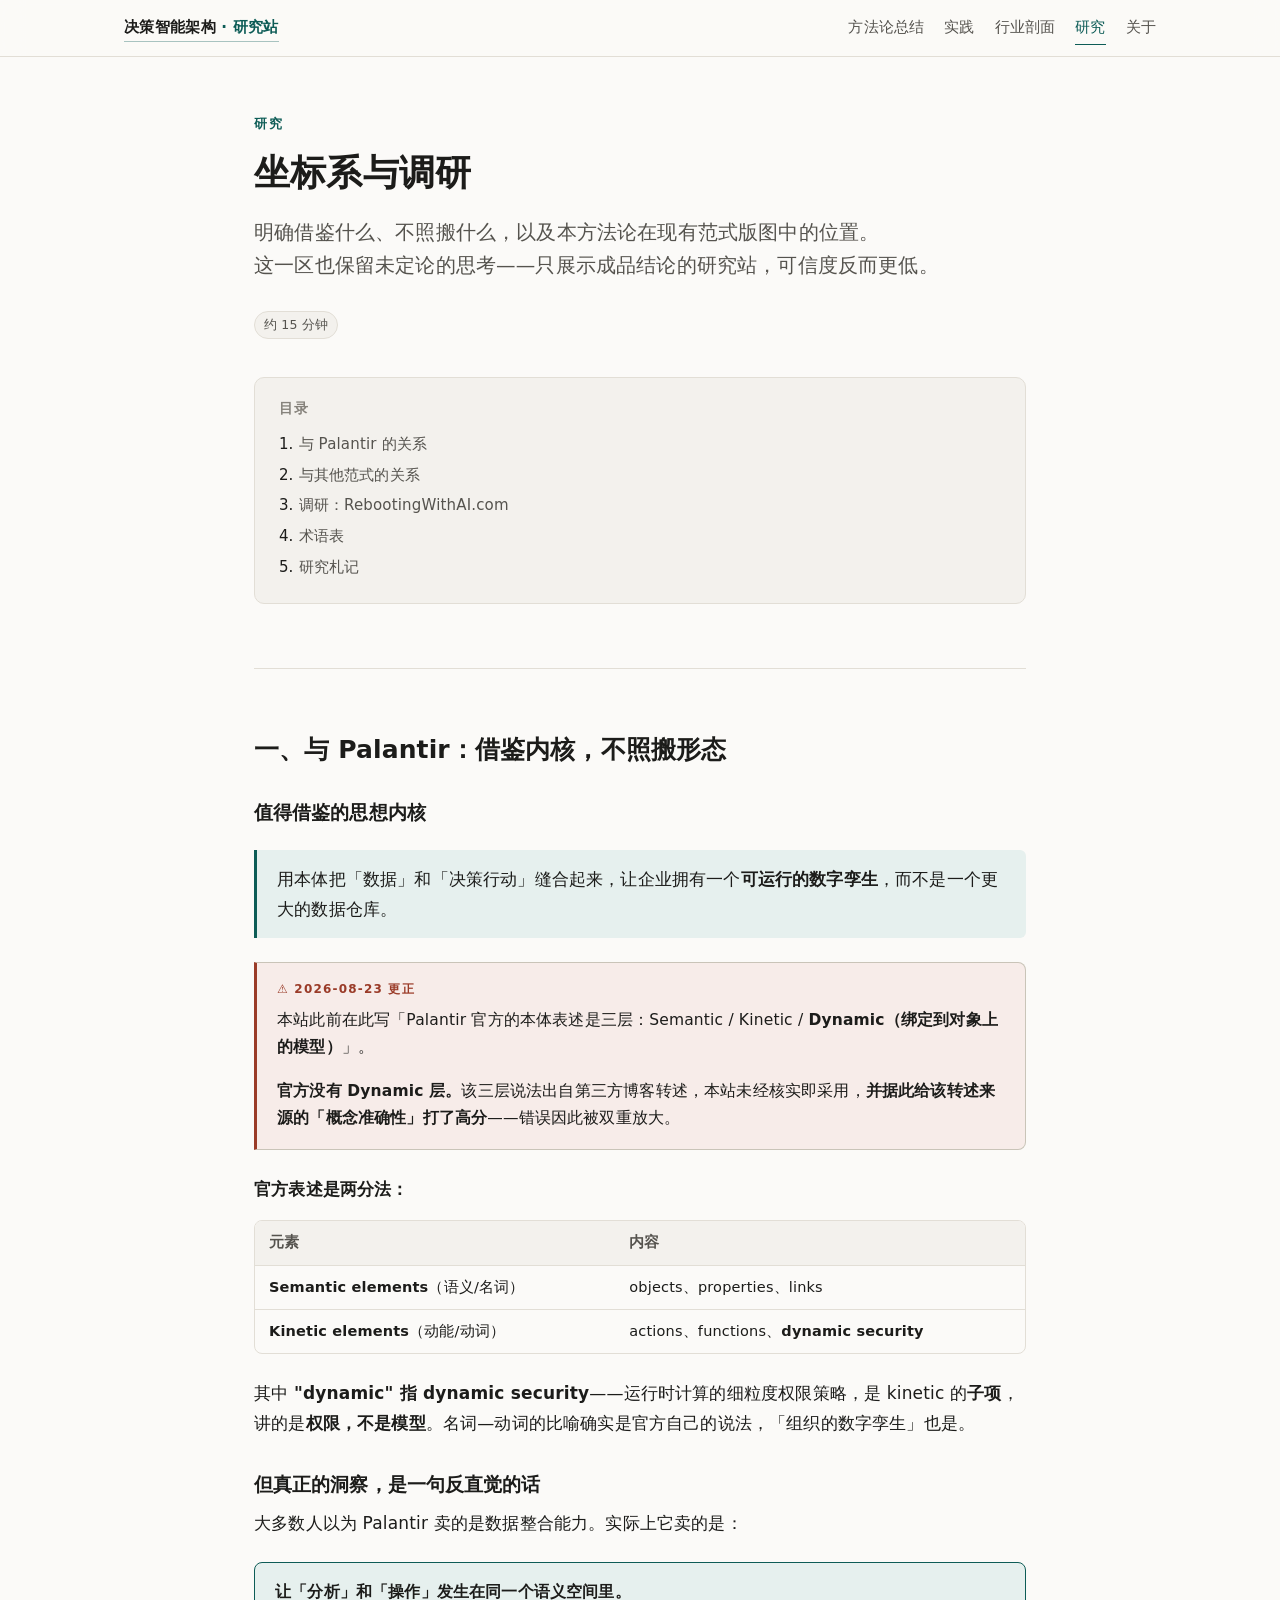
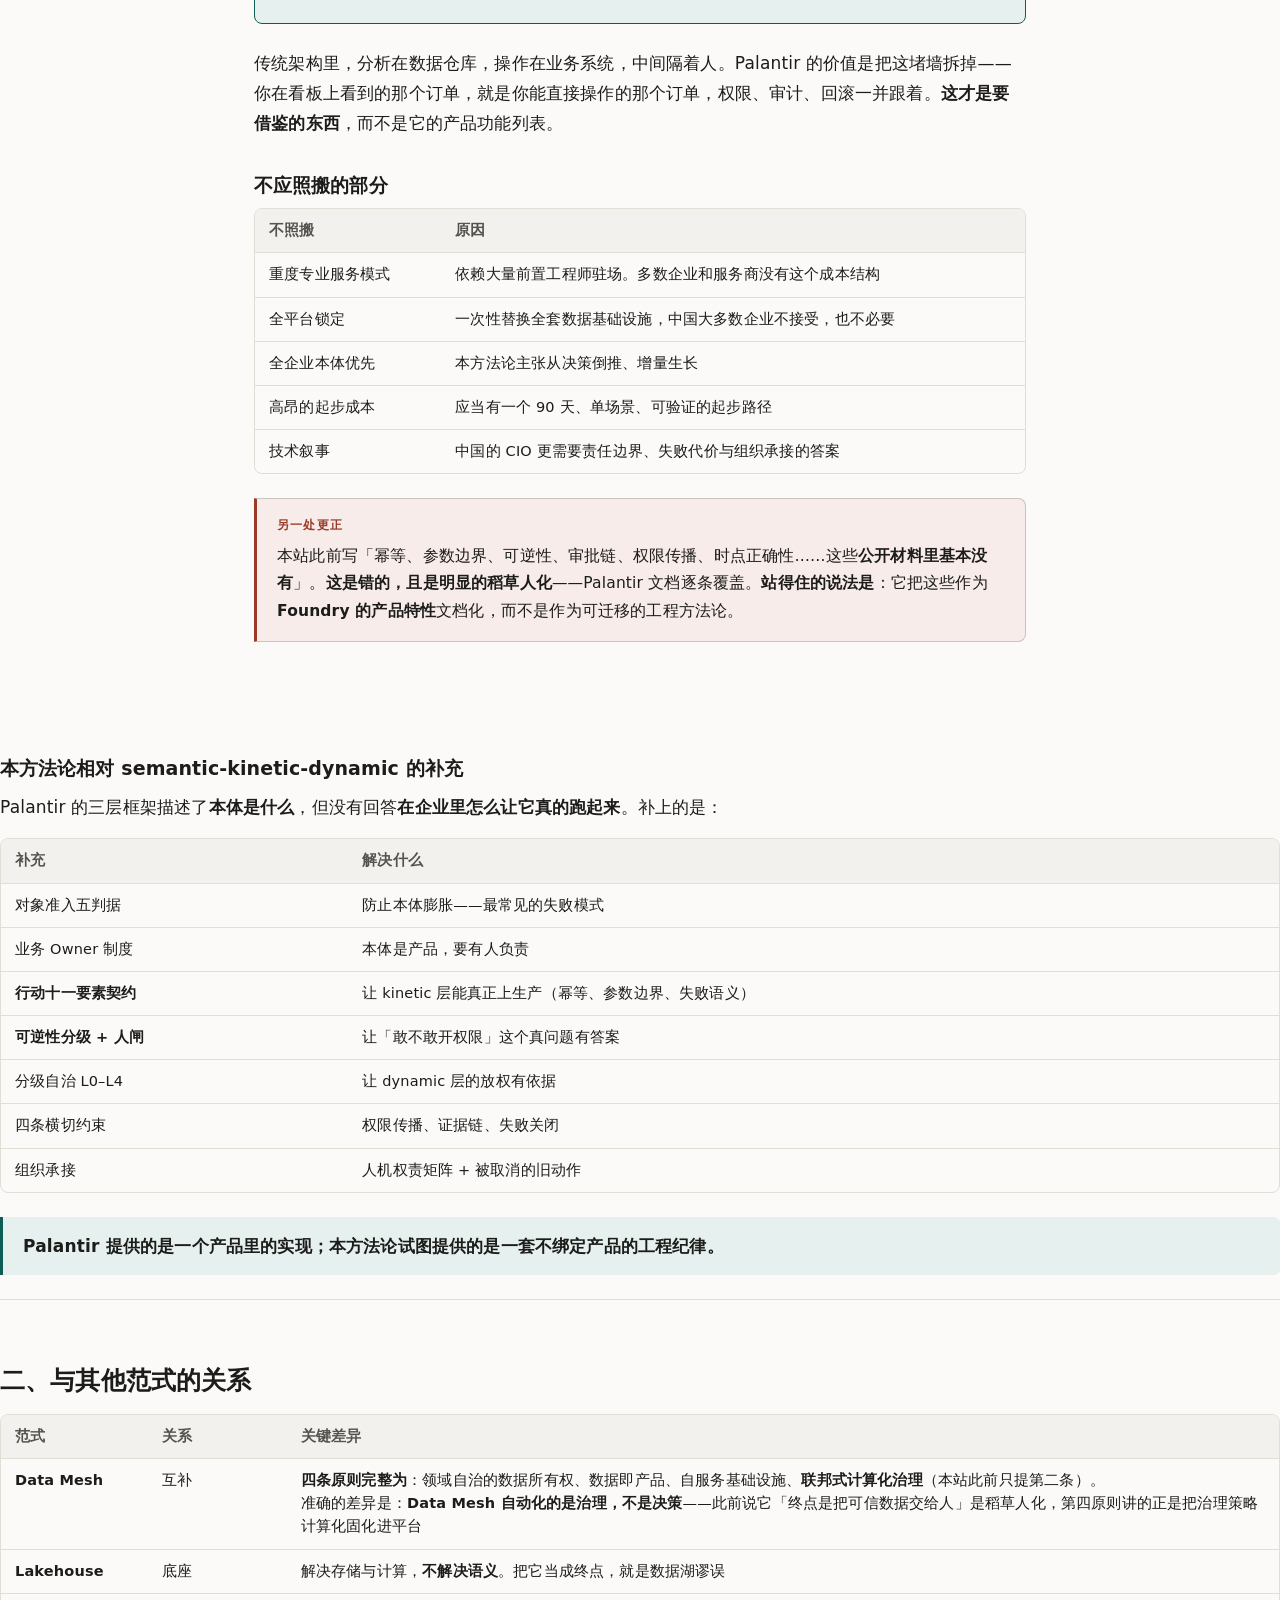
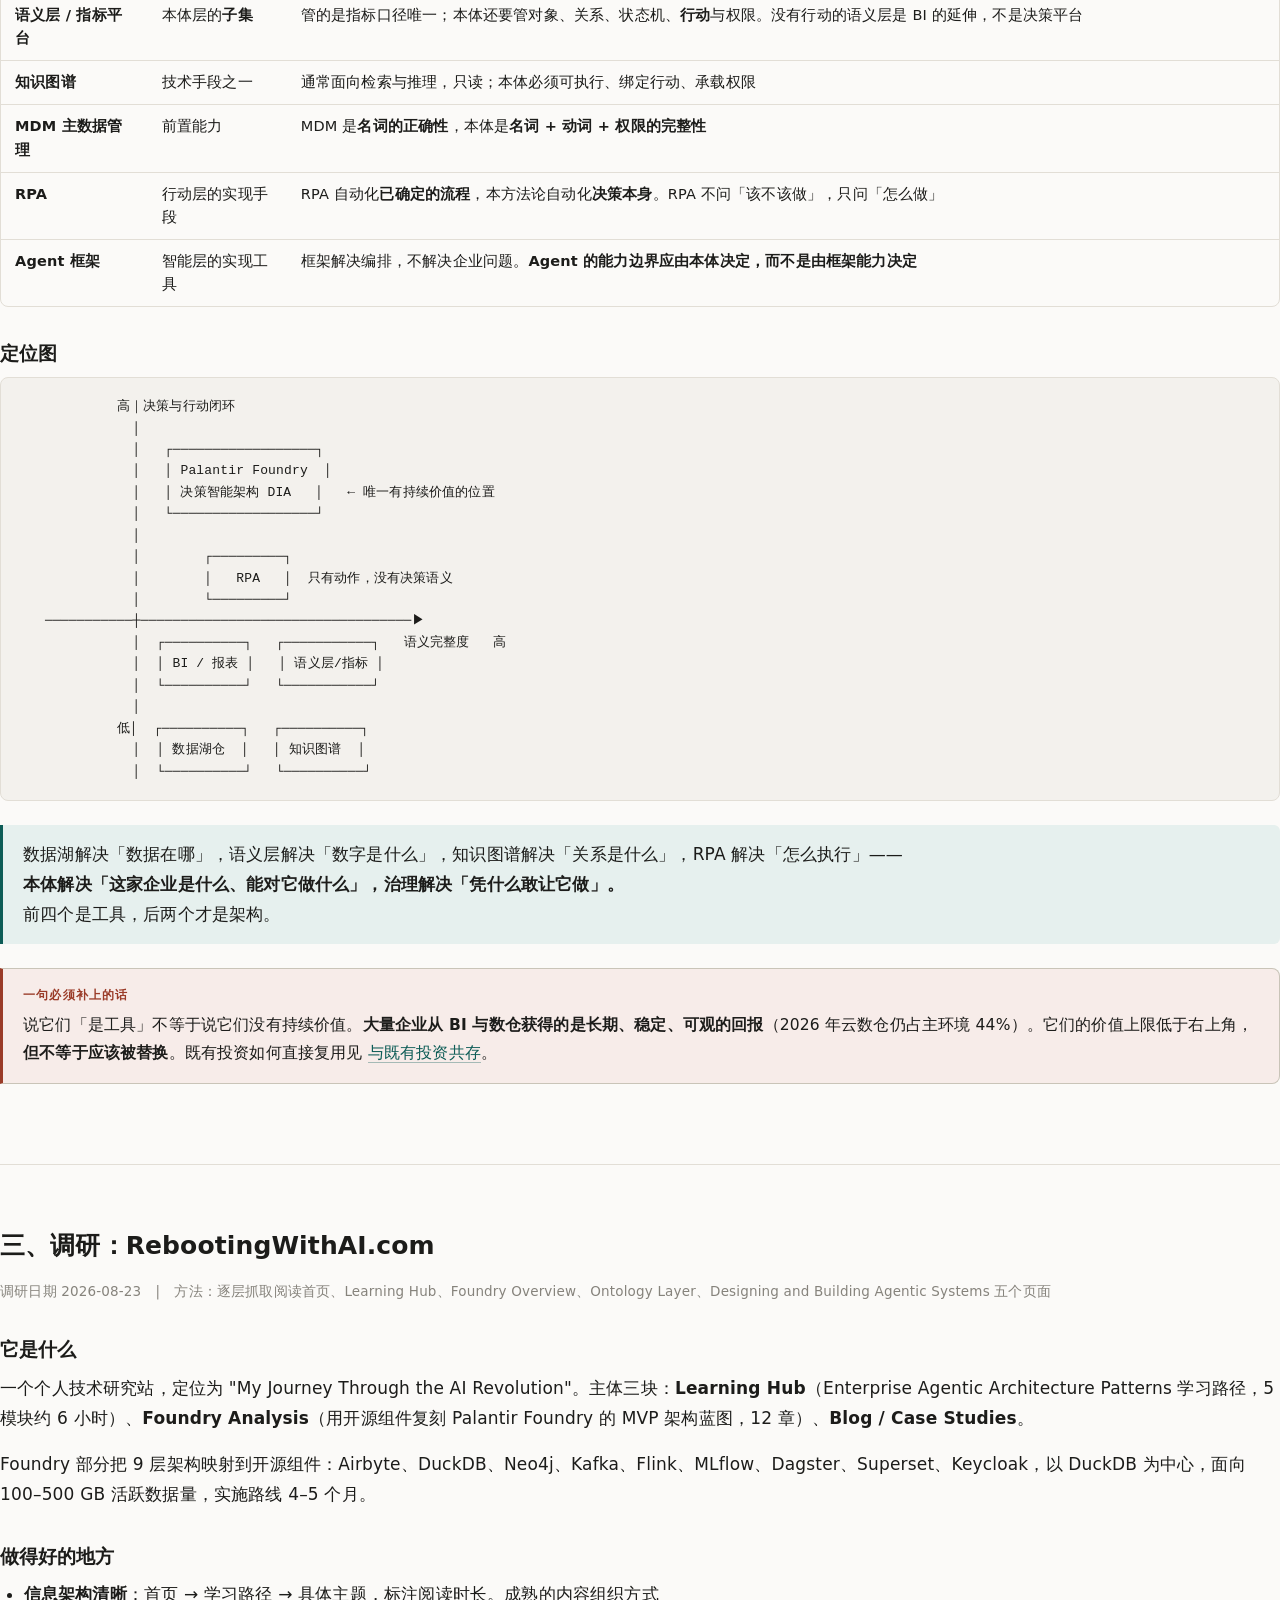
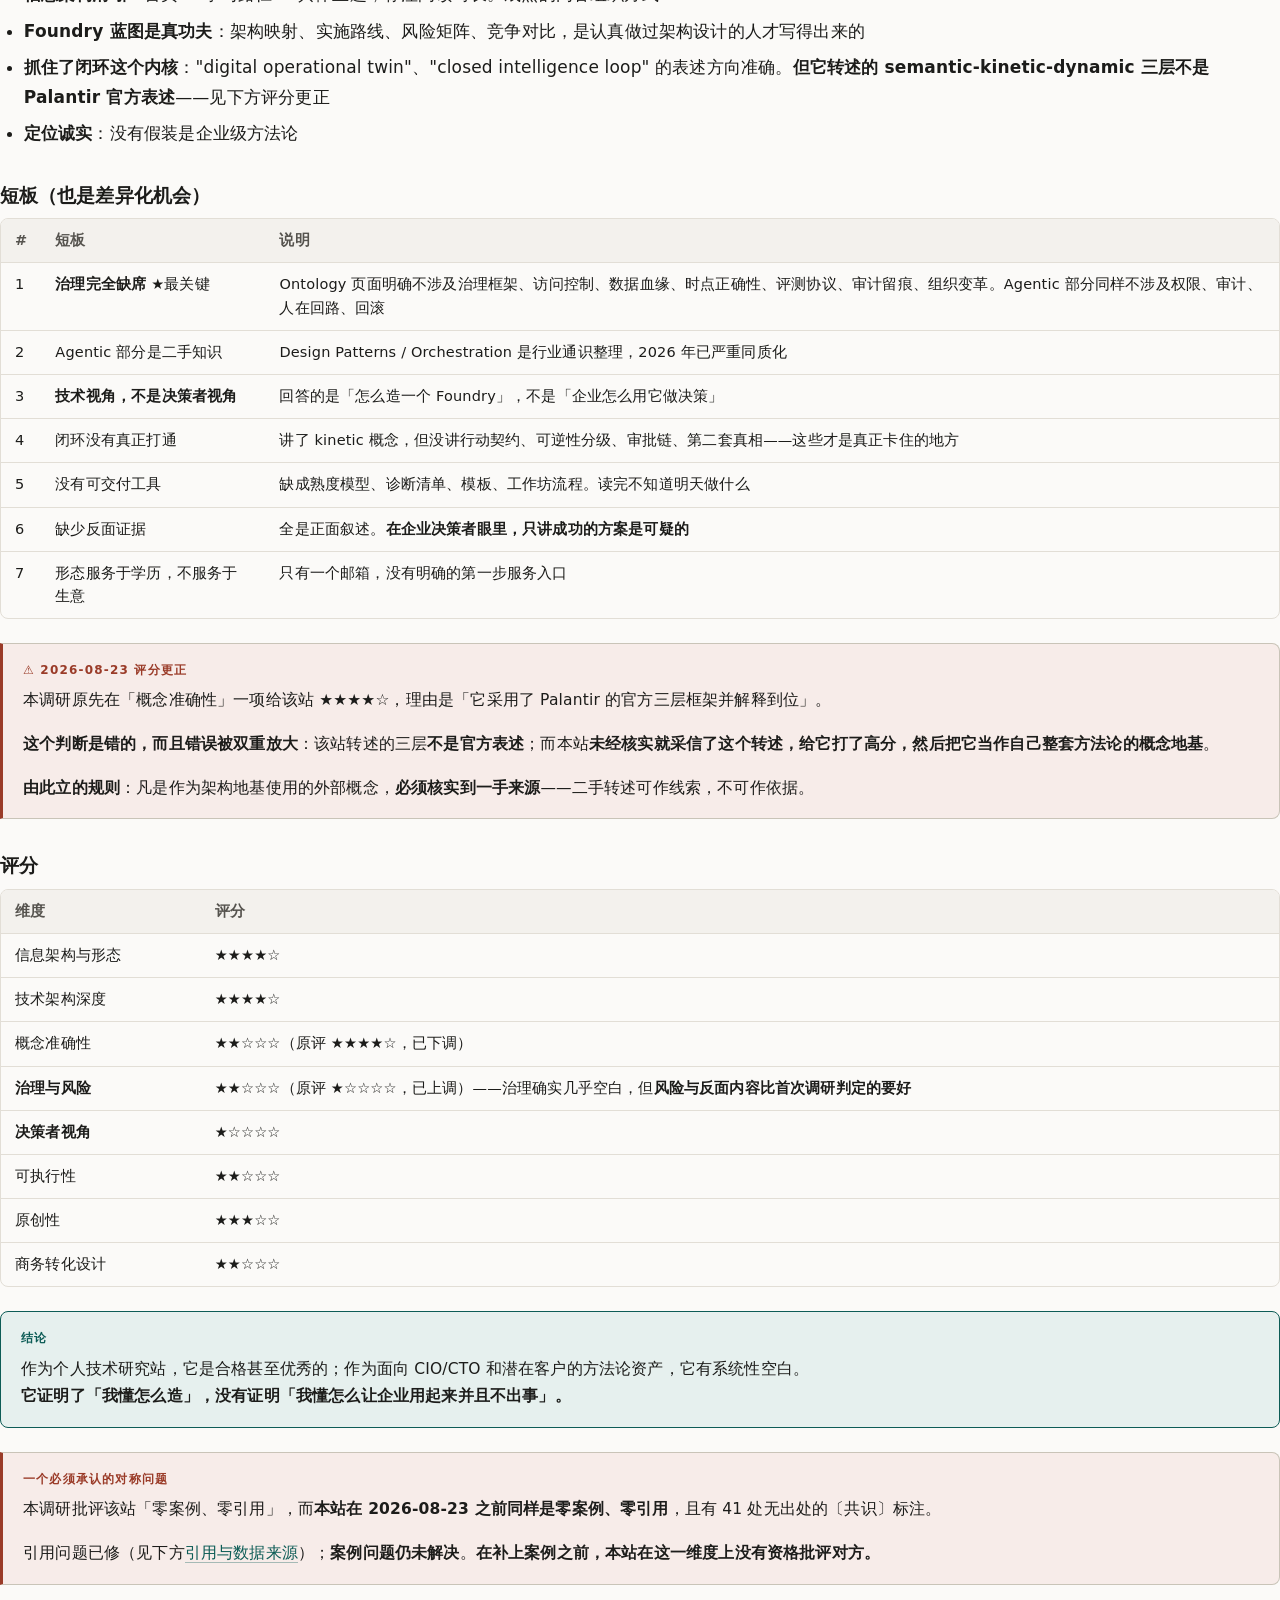
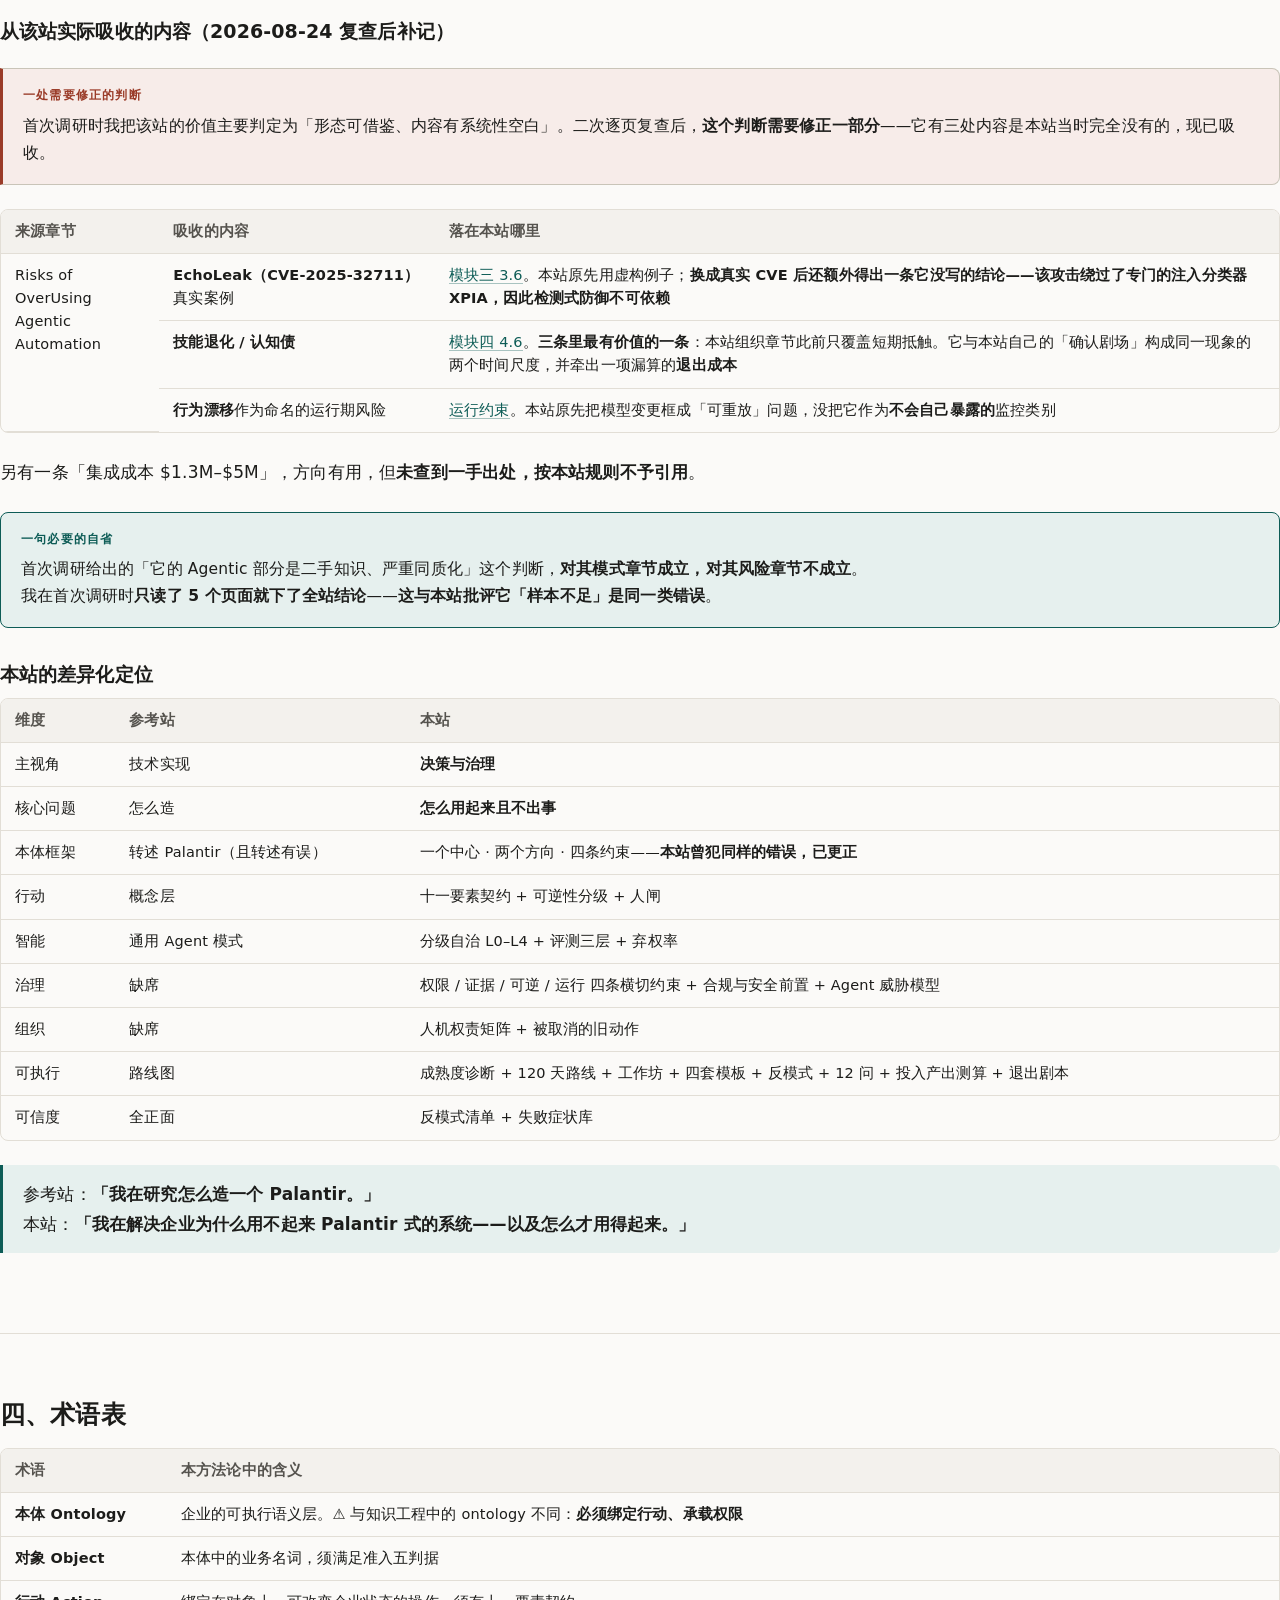
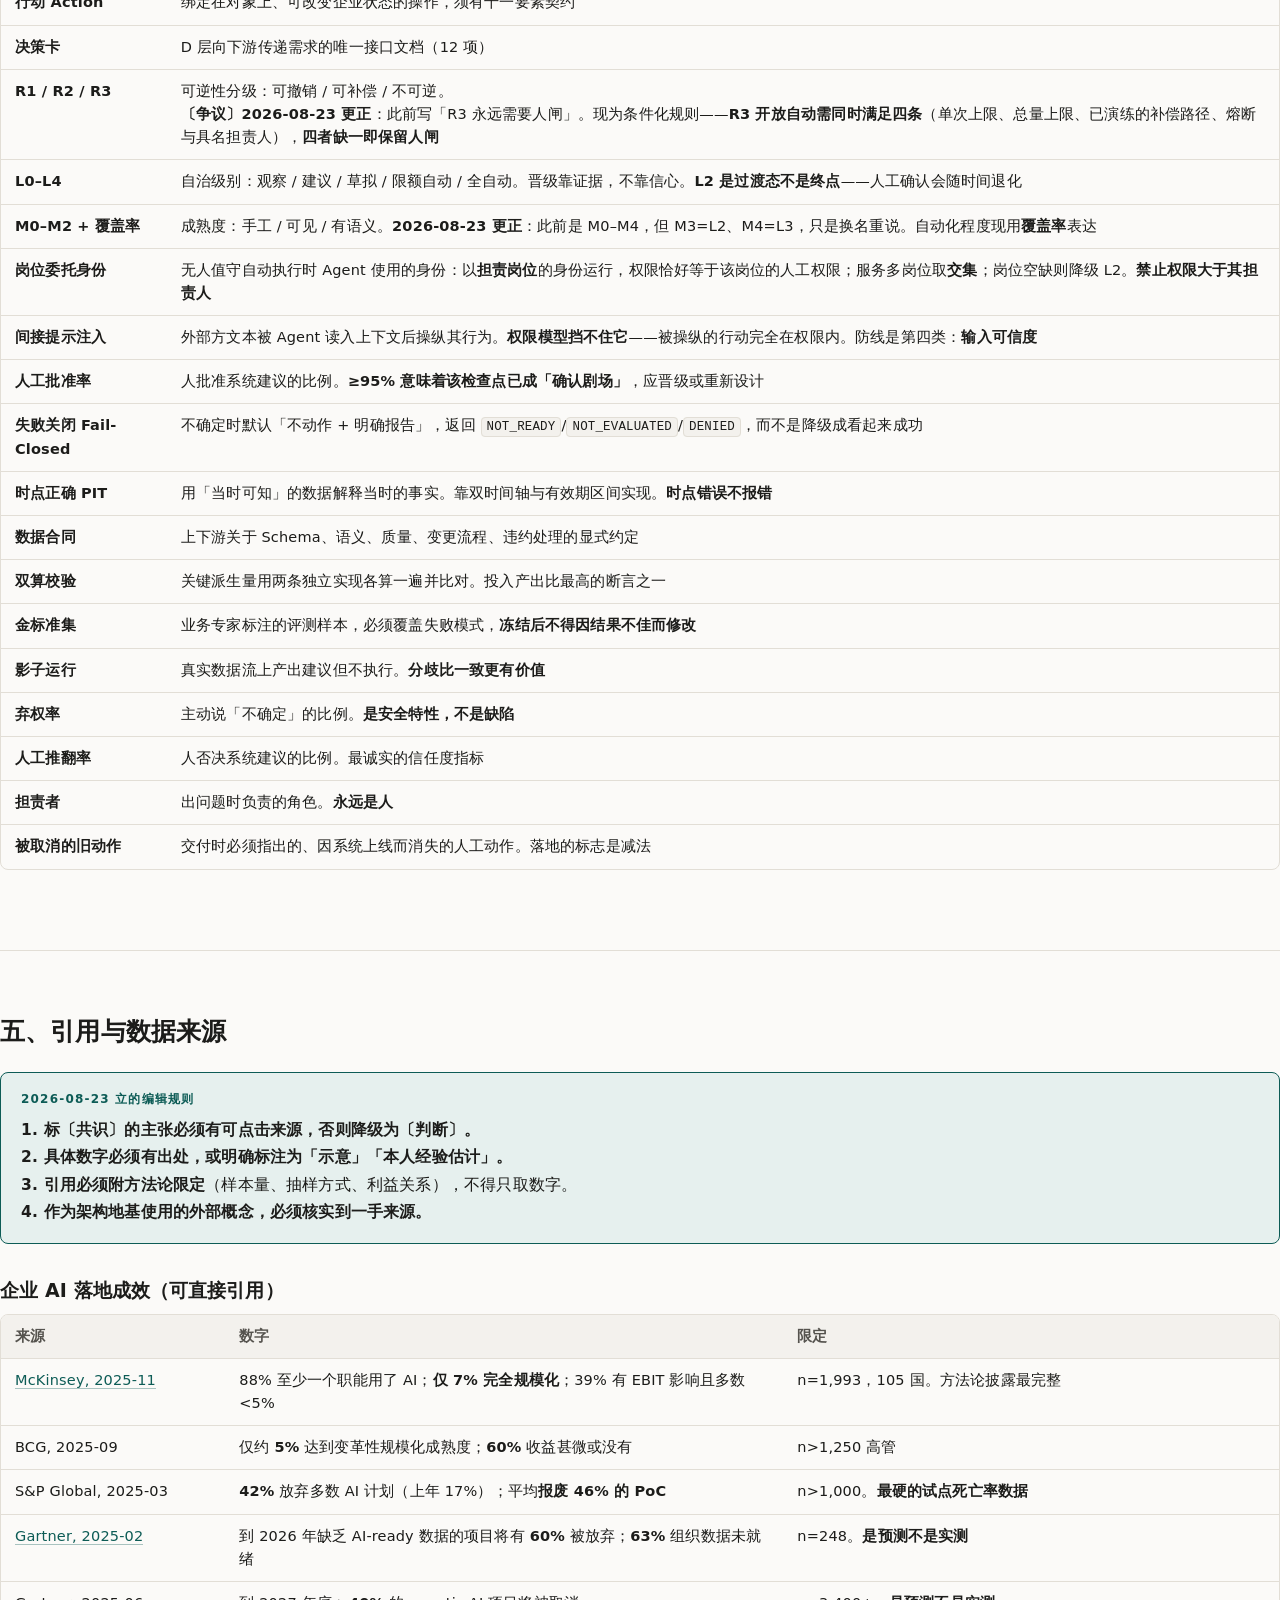
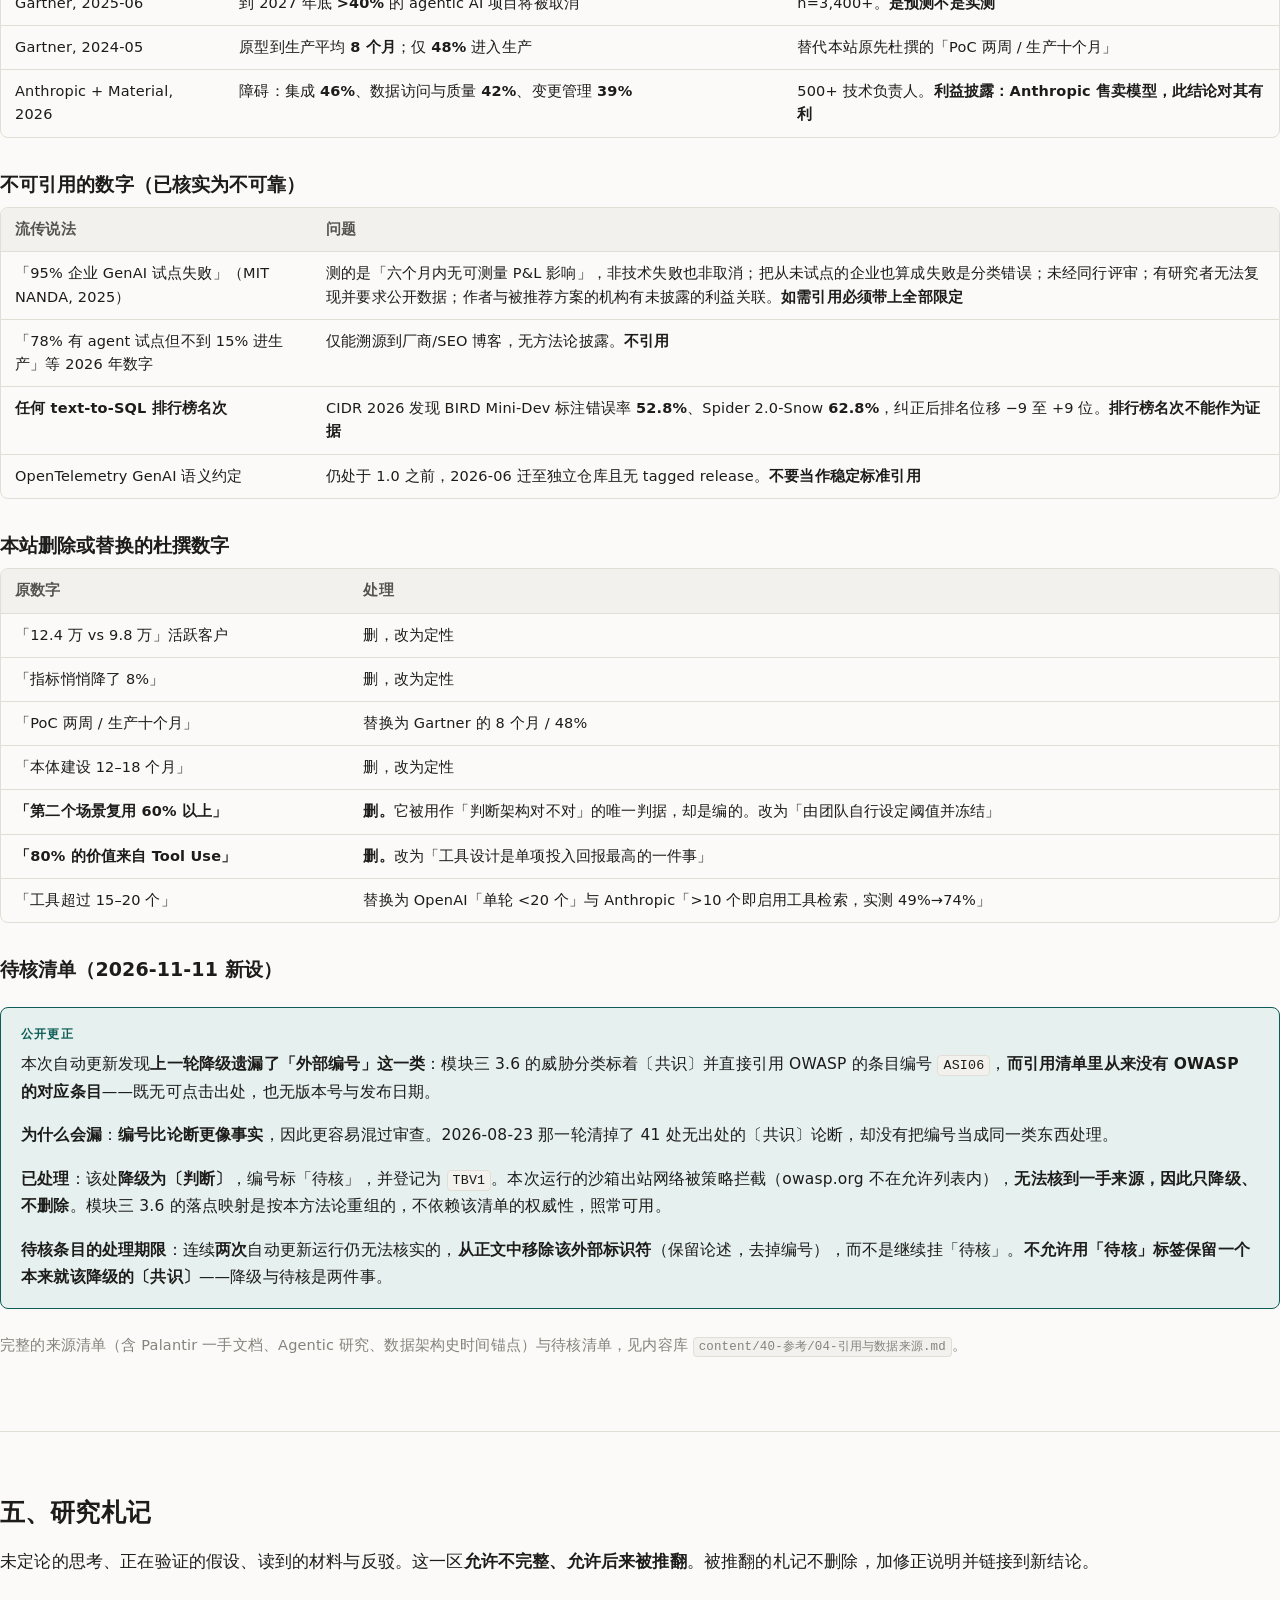
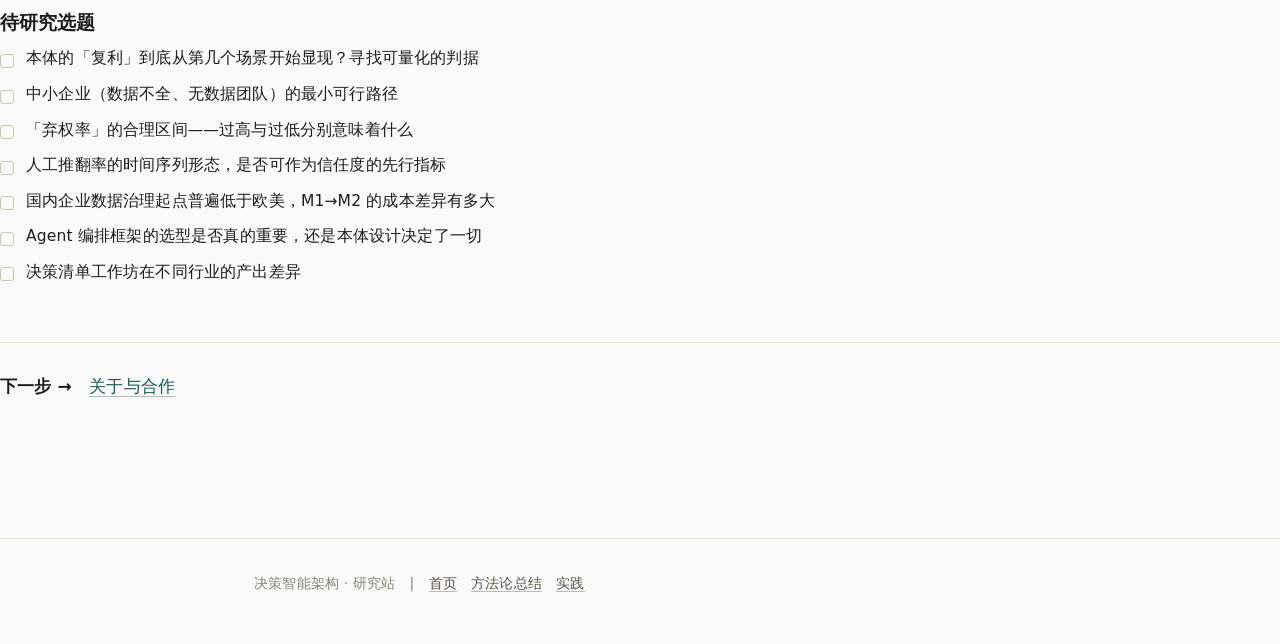
<file: site/research.html>
<!doctype html>
<html lang="zh-CN">
<head>
<meta charset="utf-8">
<meta name="viewport" content="width=device-width,initial-scale=1">
<title>研究 — 坐标系 · 调研 · 引用来源 · 术语表 · 札记</title>
<meta name="description" content="与 Palantir 及其他范式的关系、同类研究站调研、术语表与未定论的思考。">
<link rel="stylesheet" href="assets/styles.css">
</head>
<body>
<nav class="nav"><div class="nav-inner">
<a class="nav-brand" href="index.html">决策智能架构<span> · 研究站</span></a>
<div class="nav-links">
<a href="methodology.html">方法论总结</a>
<a href="playbook.html">实践</a>
<a href="domains.html">行业剖面</a>
<a href="research.html" class="active">研究</a>
<a href="about.html">关于</a>
</div></div></nav>
<div class="wrap">
<section style="padding-bottom:24px">
  <p class="eyebrow">研究</p>
  <h1>坐标系与调研</h1>
  <p class="lede">明确借鉴什么、不照搬什么，以及本方法论在现有范式版图中的位置。<br>这一区也保留未定论的思考——只展示成品结论的研究站，可信度反而更低。</p>
  <p class="meta"><span class="pill">约 15 分钟</span></p>
  <div class="toc"><p class="toc-title">目录</p><ol>
    <li><a href="#palantir">与 Palantir 的关系</a></li>
    <li><a href="#paradigms">与其他范式的关系</a></li>
    <li><a href="#survey">调研：RebootingWithAI.com</a></li>
    <li><a href="#glossary">术语表</a></li>
    <li><a href="#notes">研究札记</a></li>
  </ol></div>
</section>

<hr class="hr">

<section id="palantir">
<h2 style="margin-top:0">一、与 Palantir：借鉴内核，不照搬形态</h2>

<h3>值得借鉴的思想内核</h3>
<blockquote><p>用本体把「数据」和「决策行动」缝合起来，让企业拥有一个<strong>可运行的数字孪生</strong>，而不是一个更大的数据仓库。</p></blockquote>

<div class="callout"><span class="tag">⚠️ 2026-08-23 更正</span>
<p>本站此前在此写「Palantir 官方的本体表述是三层：Semantic / Kinetic / <strong>Dynamic（绑定到对象上的模型）</strong>」。</p>
<p><strong>官方没有 Dynamic 层。</strong>该三层说法出自第三方博客转述，本站未经核实即采用，<strong>并据此给该转述来源的「概念准确性」打了高分</strong>——错误因此被双重放大。</p></div>

<p><strong>官方表述是两分法：</strong></p>
<div class="tw"><table>
<tr><th>元素</th><th>内容</th></tr>
<tr><td><strong>Semantic elements</strong>（语义/名词）</td><td>objects、properties、links</td></tr>
<tr><td><strong>Kinetic elements</strong>（动能/动词）</td><td>actions、functions、<strong>dynamic security</strong></td></tr>
</table></div>
<p>其中 <strong>"dynamic" 指 dynamic security</strong>——运行时计算的细粒度权限策略，是 kinetic 的<strong>子项</strong>，讲的是<strong>权限，不是模型</strong>。名词—动词的比喻确实是官方自己的说法，「组织的数字孪生」也是。</p>

<h3>但真正的洞察，是一句反直觉的话</h3>
<p>大多数人以为 Palantir 卖的是数据整合能力。实际上它卖的是：</p>
<div class="rule"><p><strong>让「分析」和「操作」发生在同一个语义空间里。</strong></p></div>
<p>传统架构里，分析在数据仓库，操作在业务系统，中间隔着人。Palantir 的价值是把这堵墙拆掉——你在看板上看到的那个订单，就是你能直接操作的那个订单，权限、审计、回滚一并跟着。<strong>这才是要借鉴的东西</strong>，而不是它的产品功能列表。</p>

<h3>不应照搬的部分</h3>
<div class="tw"><table>
<tr><th>不照搬</th><th>原因</th></tr>
<tr><td>重度专业服务模式</td><td>依赖大量前置工程师驻场。多数企业和服务商没有这个成本结构</td></tr>
<tr><td>全平台锁定</td><td>一次性替换全套数据基础设施，中国大多数企业不接受，也不必要</td></tr>
<tr><td>全企业本体优先</td><td>本方法论主张从决策倒推、增量生长</td></tr>
<tr><td>高昂的起步成本</td><td>应当有一个 90 天、单场景、可验证的起步路径</td></tr>
<tr><td>技术叙事</td><td>中国的 CIO 更需要责任边界、失败代价与组织承接的答案</td></tr>
</table></div>
<div class="callout"><span class="tag">另一处更正</span><p>本站此前写「幂等、参数边界、可逆性、审批链、权限传播、时点正确性……这些<strong>公开材料里基本没有</strong>」。<strong>这是错的，且是明显的稻草人化</strong>——Palantir 文档逐条覆盖。<strong>站得住的说法是</strong>：它把这些作为 <strong>Foundry 的产品特性</strong>文档化，而不是作为可迁移的工程方法论。</p></div>
</table></div>

<h3>本方法论相对 semantic-kinetic-dynamic 的补充</h3>
<p>Palantir 的三层框架描述了<strong>本体是什么</strong>，但没有回答<strong>在企业里怎么让它真的跑起来</strong>。补上的是：</p>
<div class="tw"><table>
<tr><th>补充</th><th>解决什么</th></tr>
<tr><td>对象准入五判据</td><td>防止本体膨胀——最常见的失败模式</td></tr>
<tr><td>业务 Owner 制度</td><td>本体是产品，要有人负责</td></tr>
<tr><td><strong>行动十一要素契约</strong></td><td>让 kinetic 层能真正上生产（幂等、参数边界、失败语义）</td></tr>
<tr><td><strong>可逆性分级 + 人闸</strong></td><td>让「敢不敢开权限」这个真问题有答案</td></tr>
<tr><td>分级自治 L0–L4</td><td>让 dynamic 层的放权有依据</td></tr>
<tr><td>四条横切约束</td><td>权限传播、证据链、失败关闭</td></tr>
<tr><td>组织承接</td><td>人机权责矩阵 + 被取消的旧动作</td></tr>
</table></div>
<blockquote><p><strong>Palantir 提供的是一个产品里的实现；本方法论试图提供的是一套不绑定产品的工程纪律。</strong></p></blockquote>
</section>

<hr class="hr">

<section id="paradigms">
<h2 style="margin-top:0">二、与其他范式的关系</h2>
<div class="tw"><table>
<tr><th>范式</th><th>关系</th><th>关键差异</th></tr>
<tr><td><strong>Data Mesh</strong></td><td>互补</td><td><strong>四条原则完整为</strong>：领域自治的数据所有权、数据即产品、自服务基础设施、<strong>联邦式计算化治理</strong>（本站此前只提第二条）。<br>准确的差异是：<strong>Data Mesh 自动化的是治理，不是决策</strong>——此前说它「终点是把可信数据交给人」是稻草人化，第四原则讲的正是把治理策略计算化固化进平台</td></tr>
<tr><td><strong>Lakehouse</strong></td><td>底座</td><td>解决存储与计算，<strong>不解决语义</strong>。把它当成终点，就是数据湖谬误</td></tr>
<tr><td><strong>语义层 / 指标平台</strong></td><td>本体层的<strong>子集</strong></td><td>管的是指标口径唯一；本体还要管对象、关系、状态机、<strong>行动</strong>与权限。没有行动的语义层是 BI 的延伸，不是决策平台</td></tr>
<tr><td><strong>知识图谱</strong></td><td>技术手段之一</td><td>通常面向检索与推理，只读；本体必须可执行、绑定行动、承载权限</td></tr>
<tr><td><strong>MDM 主数据管理</strong></td><td>前置能力</td><td>MDM 是<strong>名词的正确性</strong>，本体是<strong>名词 + 动词 + 权限的完整性</strong></td></tr>
<tr><td><strong>RPA</strong></td><td>行动层的实现手段</td><td>RPA 自动化<strong>已确定的流程</strong>，本方法论自动化<strong>决策本身</strong>。RPA 不问「该不该做」，只问「怎么做」</td></tr>
<tr><td><strong>Agent 框架</strong></td><td>智能层的实现工具</td><td>框架解决编排，不解决企业问题。<strong>Agent 的能力边界应由本体决定，而不是由框架能力决定</strong></td></tr>
</table></div>

<h3>定位图</h3>
<pre><code>            高｜决策与行动闭环
              │
              │   ┌──────────────────┐
              │   │ Palantir Foundry  │
              │   │ 决策智能架构 DIA   │   ← 唯一有持续价值的位置
              │   └──────────────────┘
              │
              │        ┌─────────┐
              │        │   RPA   │  只有动作，没有决策语义
              │        └─────────┘
   ───────────┼──────────────────────────────────▶
              │  ┌──────────┐   ┌───────────┐   语义完整度   高
              │  │ BI / 报表 │   │ 语义层/指标 │
              │  └──────────┘   └───────────┘
              │
            低│  ┌──────────┐   ┌──────────┐
              │  │ 数据湖仓  │   │ 知识图谱  │
              │  └──────────┘   └──────────┘</code></pre>
<blockquote><p>数据湖解决「数据在哪」，语义层解决「数字是什么」，知识图谱解决「关系是什么」，RPA 解决「怎么执行」——<br>
<strong>本体解决「这家企业是什么、能对它做什么」，治理解决「凭什么敢让它做」。</strong><br>
前四个是工具，后两个才是架构。</p></blockquote>
<div class="callout"><span class="tag">一句必须补上的话</span><p>说它们「是工具」不等于说它们没有持续价值。<strong>大量企业从 BI 与数仓获得的是长期、稳定、可观的回报</strong>（2026 年云数仓仍占主环境 44%）。它们的价值上限低于右上角，<strong>但不等于应该被替换</strong>。既有投资如何直接复用见 <a href="playbook.html#buildbuy">与既有投资共存</a>。</p></div>
</section>

<hr class="hr">

<section id="survey">
<h2 style="margin-top:0">三、调研：RebootingWithAI.com</h2>
<p class="meta">调研日期 2026-08-23　|　方法：逐层抓取阅读首页、Learning Hub、Foundry Overview、Ontology Layer、Designing and Building Agentic Systems 五个页面</p>

<h3>它是什么</h3>
<p>一个个人技术研究站，定位为 "My Journey Through the AI Revolution"。主体三块：<strong>Learning Hub</strong>（Enterprise Agentic Architecture Patterns 学习路径，5 模块约 6 小时）、<strong>Foundry Analysis</strong>（用开源组件复刻 Palantir Foundry 的 MVP 架构蓝图，12 章）、<strong>Blog / Case Studies</strong>。</p>
<p>Foundry 部分把 9 层架构映射到开源组件：Airbyte、DuckDB、Neo4j、Kafka、Flink、MLflow、Dagster、Superset、Keycloak，以 DuckDB 为中心，面向 100–500 GB 活跃数据量，实施路线 4–5 个月。</p>

<h3>做得好的地方</h3>
<ul>
<li><strong>信息架构清晰</strong>：首页 → 学习路径 → 具体主题，标注阅读时长。成熟的内容组织方式</li>
<li><strong>Foundry 蓝图是真功夫</strong>：架构映射、实施路线、风险矩阵、竞争对比，是认真做过架构设计的人才写得出来的</li>
<li><strong>抓住了闭环这个内核</strong>："digital operational twin"、"closed intelligence loop" 的表述方向准确。<strong>但它转述的 semantic-kinetic-dynamic 三层不是 Palantir 官方表述</strong>——见下方评分更正</li>
<li><strong>定位诚实</strong>：没有假装是企业级方法论</li>
</ul>

<h3>短板（也是差异化机会）</h3>
<div class="tw"><table>
<tr><th>#</th><th>短板</th><th>说明</th></tr>
<tr><td>1</td><td><strong>治理完全缺席</strong> ★最关键</td><td>Ontology 页面明确不涉及治理框架、访问控制、数据血缘、时点正确性、评测协议、审计留痕、组织变革。Agentic 部分同样不涉及权限、审计、人在回路、回滚</td></tr>
<tr><td>2</td><td>Agentic 部分是二手知识</td><td>Design Patterns / Orchestration 是行业通识整理，2026 年已严重同质化</td></tr>
<tr><td>3</td><td><strong>技术视角，不是决策者视角</strong></td><td>回答的是「怎么造一个 Foundry」，不是「企业怎么用它做决策」</td></tr>
<tr><td>4</td><td>闭环没有真正打通</td><td>讲了 kinetic 概念，但没讲行动契约、可逆性分级、审批链、第二套真相——这些才是真正卡住的地方</td></tr>
<tr><td>5</td><td>没有可交付工具</td><td>缺成熟度模型、诊断清单、模板、工作坊流程。读完不知道明天做什么</td></tr>
<tr><td>6</td><td>缺少反面证据</td><td>全是正面叙述。<strong>在企业决策者眼里，只讲成功的方案是可疑的</strong></td></tr>
<tr><td>7</td><td>形态服务于学历，不服务于生意</td><td>只有一个邮箱，没有明确的第一步服务入口</td></tr>
</table></div>

<div class="callout"><span class="tag">⚠️ 2026-08-23 评分更正</span>
<p>本调研原先在「概念准确性」一项给该站 ★★★★☆，理由是「它采用了 Palantir 的官方三层框架并解释到位」。</p>
<p><strong>这个判断是错的，而且错误被双重放大</strong>：该站转述的三层<strong>不是官方表述</strong>；而本站<strong>未经核实就采信了这个转述，给它打了高分，然后把它当作自己整套方法论的概念地基</strong>。</p>
<p><strong>由此立的规则</strong>：凡是作为架构地基使用的外部概念，<strong>必须核实到一手来源</strong>——二手转述可作线索，不可作依据。</p></div>

<h3>评分</h3>
<div class="tw"><table>
<tr><th>维度</th><th>评分</th></tr>
<tr><td>信息架构与形态</td><td>★★★★☆</td></tr>
<tr><td>技术架构深度</td><td>★★★★☆</td></tr>
<tr><td>概念准确性</td><td><strong>★★☆☆☆</strong>（原评 ★★★★☆，已下调）</td></tr>
<tr><td><strong>治理与风险</strong></td><td><strong>★★☆☆☆</strong>（原评 ★☆☆☆☆，已上调）——治理确实几乎空白，但<strong>风险与反面内容比首次调研判定的要好</strong></td></tr>
<tr><td><strong>决策者视角</strong></td><td>★☆☆☆☆</td></tr>
<tr><td>可执行性</td><td>★★☆☆☆</td></tr>
<tr><td>原创性</td><td>★★★☆☆</td></tr>
<tr><td>商务转化设计</td><td>★★☆☆☆</td></tr>
</table></div>
<div class="rule"><span class="tag">结论</span><p>作为个人技术研究站，它是合格甚至优秀的；作为面向 CIO/CTO 和潜在客户的方法论资产，它有系统性空白。<br>
<strong>它证明了「我懂怎么造」，没有证明「我懂怎么让企业用起来并且不出事」。</strong></p></div>

<div class="callout"><span class="tag">一个必须承认的对称问题</span>
<p>本调研批评该站「零案例、零引用」，而<strong>本站在 2026-08-23 之前同样是零案例、零引用</strong>，且有 41 处无出处的〔共识〕标注。</p>
<p>引用问题已修（见下方<a href="#sources">引用与数据来源</a>）；<strong>案例问题仍未解决</strong>。<strong>在补上案例之前，本站在这一维度上没有资格批评对方。</strong></p></div>

<h3>从该站实际吸收的内容（2026-08-24 复查后补记）</h3>
<div class="callout"><span class="tag">一处需要修正的判断</span>
<p>首次调研时我把该站的价值主要判定为「形态可借鉴、内容有系统性空白」。二次逐页复查后，<strong>这个判断需要修正一部分</strong>——它有三处内容是本站当时完全没有的，现已吸收。</p></div>
<div class="tw"><table>
<tr><th>来源章节</th><th>吸收的内容</th><th>落在本站哪里</th></tr>
<tr><td rowspan="3">Risks of OverUsing<br>Agentic Automation</td><td><strong>EchoLeak（CVE-2025-32711）</strong> 真实案例</td><td><a href="m3-agentic.html#t36">模块三 3.6</a>。本站原先用虚构例子；<strong>换成真实 CVE 后还额外得出一条它没写的结论——该攻击绕过了专门的注入分类器 XPIA，因此检测式防御不可依赖</strong></td></tr>
<tr><td><strong>技能退化 / 认知债</strong></td><td><a href="m4-adoption.html#t46">模块四 4.6</a>。<strong>三条里最有价值的一条</strong>：本站组织章节此前只覆盖短期抵触。它与本站自己的「确认剧场」构成同一现象的两个时间尺度，并牵出一项漏算的<strong>退出成本</strong></td></tr>
<tr><td><strong>行为漂移</strong>作为命名的运行期风险</td><td><a href="dia.html#r">运行约束</a>。本站原先把模型变更框成「可重放」问题，没把它作为<strong>不会自己暴露的</strong>监控类别</td></tr>
</table></div>
<p>另有一条「集成成本 $1.3M–$5M」，方向有用，但<strong>未查到一手出处，按本站规则不予引用</strong>。</p>
<div class="rule"><span class="tag">一句必要的自省</span><p>首次调研给出的「它的 Agentic 部分是二手知识、严重同质化」这个判断，<strong>对其模式章节成立，对其风险章节不成立</strong>。<br>我在首次调研时<strong>只读了 5 个页面就下了全站结论</strong>——<strong>这与本站批评它「样本不足」是同一类错误</strong>。</p></div>

<h3>本站的差异化定位</h3>
<div class="tw"><table>
<tr><th>维度</th><th>参考站</th><th>本站</th></tr>
<tr><td>主视角</td><td>技术实现</td><td><strong>决策与治理</strong></td></tr>
<tr><td>核心问题</td><td>怎么造</td><td><strong>怎么用起来且不出事</strong></td></tr>
<tr><td>本体框架</td><td>转述 Palantir（且转述有误）</td><td>一个中心 · 两个方向 · 四条约束——<strong>本站曾犯同样的错误，已更正</strong></td></tr>
<tr><td>行动</td><td>概念层</td><td>十一要素契约 + 可逆性分级 + 人闸</td></tr>
<tr><td>智能</td><td>通用 Agent 模式</td><td>分级自治 L0–L4 + 评测三层 + 弃权率</td></tr>
<tr><td>治理</td><td>缺席</td><td>权限 / 证据 / 可逆 / 运行 四条横切约束 + 合规与安全前置 + Agent 威胁模型</td></tr>
<tr><td>组织</td><td>缺席</td><td>人机权责矩阵 + 被取消的旧动作</td></tr>
<tr><td>可执行</td><td>路线图</td><td>成熟度诊断 + 120 天路线 + 工作坊 + 四套模板 + 反模式 + 12 问 + 投入产出测算 + 退出剧本</td></tr>
<tr><td>可信度</td><td>全正面</td><td>反模式清单 + 失败症状库</td></tr>
</table></div>
<blockquote><p>参考站：<strong>「我在研究怎么造一个 Palantir。」</strong><br>
本站：<strong>「我在解决企业为什么用不起来 Palantir 式的系统——以及怎么才用得起来。」</strong></p></blockquote>
</section>

<hr class="hr">

<section id="glossary">
<h2 style="margin-top:0">四、术语表</h2>
<div class="tw"><table>
<tr><th>术语</th><th>本方法论中的含义</th></tr>
<tr><td><strong>本体 Ontology</strong></td><td>企业的可执行语义层。⚠️ 与知识工程中的 ontology 不同：<strong>必须绑定行动、承载权限</strong></td></tr>
<tr><td><strong>对象 Object</strong></td><td>本体中的业务名词，须满足准入五判据</td></tr>
<tr><td><strong>行动 Action</strong></td><td>绑定在对象上、可改变企业状态的操作，须有十一要素契约</td></tr>
<tr><td><strong>决策卡</strong></td><td>D 层向下游传递需求的唯一接口文档（12 项）</td></tr>
<tr><td><strong>R1 / R2 / R3</strong></td><td>可逆性分级：可撤销 / 可补偿 / 不可逆。<br><strong>〔争议〕2026-08-23 更正</strong>：此前写「R3 永远需要人闸」。现为条件化规则——<strong>R3 开放自动需同时满足四条</strong>（单次上限、总量上限、已演练的补偿路径、熔断与具名担责人），<strong>四者缺一即保留人闸</strong></td></tr>
<tr><td><strong>L0–L4</strong></td><td>自治级别：观察 / 建议 / 草拟 / 限额自动 / 全自动。晋级靠证据，不靠信心。<strong>L2 是过渡态不是终点</strong>——人工确认会随时间退化</td></tr>
<tr><td><strong>M0–M2 + 覆盖率</strong></td><td>成熟度：手工 / 可见 / 有语义。<strong>2026-08-23 更正</strong>：此前是 M0–M4，但 M3=L2、M4=L3，只是换名重说。自动化程度现用<strong>覆盖率</strong>表达</td></tr>
<tr><td><strong>岗位委托身份</strong></td><td>无人值守自动执行时 Agent 使用的身份：以<strong>担责岗位</strong>的身份运行，权限恰好等于该岗位的人工权限；服务多岗位取<strong>交集</strong>；岗位空缺则降级 L2。<strong>禁止权限大于其担责人</strong></td></tr>
<tr><td><strong>间接提示注入</strong></td><td>外部方文本被 Agent 读入上下文后操纵其行为。<strong>权限模型挡不住它</strong>——被操纵的行动完全在权限内。防线是第四类：<strong>输入可信度</strong></td></tr>
<tr><td><strong>人工批准率</strong></td><td>人批准系统建议的比例。<strong>≥95% 意味着该检查点已成「确认剧场」</strong>，应晋级或重新设计</td></tr>
<tr><td><strong>失败关闭 Fail-Closed</strong></td><td>不确定时默认「不动作 + 明确报告」，返回 <code>NOT_READY</code>/<code>NOT_EVALUATED</code>/<code>DENIED</code>，而不是降级成看起来成功</td></tr>
<tr><td><strong>时点正确 PIT</strong></td><td>用「当时可知」的数据解释当时的事实。靠双时间轴与有效期区间实现。<strong>时点错误不报错</strong></td></tr>
<tr><td><strong>数据合同</strong></td><td>上下游关于 Schema、语义、质量、变更流程、违约处理的显式约定</td></tr>
<tr><td><strong>双算校验</strong></td><td>关键派生量用两条独立实现各算一遍并比对。投入产出比最高的断言之一</td></tr>
<tr><td><strong>金标准集</strong></td><td>业务专家标注的评测样本，必须覆盖失败模式，<strong>冻结后不得因结果不佳而修改</strong></td></tr>
<tr><td><strong>影子运行</strong></td><td>真实数据流上产出建议但不执行。<strong>分歧比一致更有价值</strong></td></tr>
<tr><td><strong>弃权率</strong></td><td>主动说「不确定」的比例。<strong>是安全特性，不是缺陷</strong></td></tr>
<tr><td><strong>人工推翻率</strong></td><td>人否决系统建议的比例。最诚实的信任度指标</td></tr>
<tr><td><strong>担责者</strong></td><td>出问题时负责的角色。<strong>永远是人</strong></td></tr>
<tr><td><strong>被取消的旧动作</strong></td><td>交付时必须指出的、因系统上线而消失的人工动作。落地的标志是减法</td></tr>
</table></div>
</section>

<hr class="hr">

<section id="sources">
<h2 style="margin-top:0">五、引用与数据来源</h2>
<div class="rule"><span class="tag">2026-08-23 立的编辑规则</span>
<p><strong>1. 标〔共识〕的主张必须有可点击来源，否则降级为〔判断〕。</strong><br>
<strong>2. 具体数字必须有出处，或明确标注为「示意」「本人经验估计」。</strong><br>
<strong>3. 引用必须附方法论限定</strong>（样本量、抽样方式、利益关系），不得只取数字。<br>
<strong>4. 作为架构地基使用的外部概念，必须核实到一手来源。</strong></p></div>

<h3>企业 AI 落地成效（可直接引用）</h3>
<div class="tw"><table>
<tr><th>来源</th><th>数字</th><th>限定</th></tr>
<tr><td><a href="https://www.mckinsey.com/capabilities/quantumblack/our-insights/the-state-of-ai">McKinsey, 2025-11</a></td><td>88% 至少一个职能用了 AI；<strong>仅 7% 完全规模化</strong>；39% 有 EBIT 影响且多数 &lt;5%</td><td>n=1,993，105 国。方法论披露最完整</td></tr>
<tr><td>BCG, 2025-09</td><td>仅约 <strong>5%</strong> 达到变革性规模化成熟度；<strong>60%</strong> 收益甚微或没有</td><td>n&gt;1,250 高管</td></tr>
<tr><td>S&amp;P Global, 2025-03</td><td><strong>42%</strong> 放弃多数 AI 计划（上年 17%）；平均<strong>报废 46% 的 PoC</strong></td><td>n&gt;1,000。<strong>最硬的试点死亡率数据</strong></td></tr>
<tr><td><a href="https://www.gartner.com/en/newsroom/press-releases/2025-02-26-lack-of-ai-ready-data-puts-ai-projects-at-risk">Gartner, 2025-02</a></td><td>到 2026 年缺乏 AI-ready 数据的项目将有 <strong>60%</strong> 被放弃；<strong>63%</strong> 组织数据未就绪</td><td>n=248。<strong>是预测不是实测</strong></td></tr>
<tr><td>Gartner, 2025-06</td><td>到 2027 年底 <strong>&gt;40%</strong> 的 agentic AI 项目将被取消</td><td>n=3,400+。<strong>是预测不是实测</strong></td></tr>
<tr><td>Gartner, 2024-05</td><td>原型到生产平均 <strong>8 个月</strong>；仅 <strong>48%</strong> 进入生产</td><td>替代本站原先杜撰的「PoC 两周 / 生产十个月」</td></tr>
<tr><td>Anthropic + Material, 2026</td><td>障碍：集成 <strong>46%</strong>、数据访问与质量 <strong>42%</strong>、变更管理 <strong>39%</strong></td><td>500+ 技术负责人。<strong>利益披露：Anthropic 售卖模型，此结论对其有利</strong></td></tr>
</table></div>

<h3>不可引用的数字（已核实为不可靠）</h3>
<div class="tw"><table>
<tr><th>流传说法</th><th>问题</th></tr>
<tr><td>「95% 企业 GenAI 试点失败」（MIT NANDA, 2025）</td><td>测的是「六个月内无可测量 P&amp;L 影响」，非技术失败也非取消；把从未试点的企业也算成失败是分类错误；未经同行评审；有研究者无法复现并要求公开数据；作者与被推荐方案的机构有未披露的利益关联。<strong>如需引用必须带上全部限定</strong></td></tr>
<tr><td>「78% 有 agent 试点但不到 15% 进生产」等 2026 年数字</td><td>仅能溯源到厂商/SEO 博客，无方法论披露。<strong>不引用</strong></td></tr>
<tr><td><strong>任何 text-to-SQL 排行榜名次</strong></td><td>CIDR 2026 发现 BIRD Mini-Dev 标注错误率 <strong>52.8%</strong>、Spider 2.0-Snow <strong>62.8%</strong>，纠正后排名位移 −9 至 +9 位。<strong>排行榜名次不能作为证据</strong></td></tr>
<tr><td>OpenTelemetry GenAI 语义约定</td><td>仍处于 1.0 之前，2026-06 迁至独立仓库且无 tagged release。<strong>不要当作稳定标准引用</strong></td></tr>
</table></div>

<h3>本站删除或替换的杜撰数字</h3>
<div class="tw"><table>
<tr><th>原数字</th><th>处理</th></tr>
<tr><td>「12.4 万 vs 9.8 万」活跃客户</td><td>删，改为定性</td></tr>
<tr><td>「指标悄悄降了 8%」</td><td>删，改为定性</td></tr>
<tr><td>「PoC 两周 / 生产十个月」</td><td>替换为 Gartner 的 8 个月 / 48%</td></tr>
<tr><td>「本体建设 12–18 个月」</td><td>删，改为定性</td></tr>
<tr><td><strong>「第二个场景复用 60% 以上」</strong></td><td><strong>删。</strong>它被用作「判断架构对不对」的唯一判据，却是编的。改为「由团队自行设定阈值并冻结」</td></tr>
<tr><td><strong>「80% 的价值来自 Tool Use」</strong></td><td><strong>删。</strong>改为「工具设计是单项投入回报最高的一件事」</td></tr>
<tr><td>「工具超过 15–20 个」</td><td>替换为 OpenAI「单轮 &lt;20 个」与 Anthropic「&gt;10 个即启用工具检索，实测 49%→74%」</td></tr>
</table></div>
<h3>待核清单（2026-11-11 新设）</h3>
<div class="rule"><span class="tag">公开更正</span>
<p>本次自动更新发现<strong>上一轮降级遗漏了「外部编号」这一类</strong>：模块三 3.6 的威胁分类标着〔共识〕并直接引用 OWASP 的条目编号 <code>ASI06</code>，<strong>而引用清单里从来没有 OWASP 的对应条目</strong>——既无可点击出处，也无版本号与发布日期。</p>
<p><strong>为什么会漏</strong>：<strong>编号比论断更像事实</strong>，因此更容易混过审查。2026-08-23 那一轮清掉了 41 处无出处的〔共识〕论断，却没有把编号当成同一类东西处理。</p>
<p><strong>已处理</strong>：该处<strong>降级为〔判断〕</strong>，编号标「待核」，并登记为 <code>TBV1</code>。本次运行的沙箱出站网络被策略拦截（owasp.org 不在允许列表内），<strong>无法核到一手来源，因此只降级、不删除</strong>。模块三 3.6 的落点映射是按本方法论重组的，不依赖该清单的权威性，照常可用。</p>
<p><strong>待核条目的处理期限</strong>：连续<strong>两次</strong>自动更新运行仍无法核实的，<strong>从正文中移除该外部标识符</strong>（保留论述，去掉编号），而不是继续挂「待核」。<strong>不允许用「待核」标签保留一个本来就该降级的〔共识〕</strong>——降级与待核是两件事。</p></div>
<p style="font-size:14.5px;color:var(--text-dim)">完整的来源清单（含 Palantir 一手文档、Agentic 研究、数据架构史时间锚点）与待核清单，见内容库 <code>content/40-参考/04-引用与数据来源.md</code>。</p>
</section>

<hr class="hr">

<section id="notes">
<h2 style="margin-top:0">五、研究札记</h2>
<p>未定论的思考、正在验证的假设、读到的材料与反驳。这一区<strong>允许不完整、允许后来被推翻</strong>。被推翻的札记不删除，加修正说明并链接到新结论。</p>

<h3>待研究选题</h3>
<ul class="checklist">
<li>本体的「复利」到底从第几个场景开始显现？寻找可量化的判据</li>
<li>中小企业（数据不全、无数据团队）的最小可行路径</li>
<li>「弃权率」的合理区间——过高与过低分别意味着什么</li>
<li>人工推翻率的时间序列形态，是否可作为信任度的先行指标</li>
<li>国内企业数据治理起点普遍低于欧美，M1→M2 的成本差异有多大</li>
<li>Agent 编排框架的选型是否真的重要，还是本体设计决定了一切</li>
<li>决策清单工作坊在不同行业的产出差异</li>
</ul>

<div class="next"><p><strong>下一步 →</strong>　<a href="about.html">关于与合作</a></p></div>
</section>
</div>
<footer><div class="wrap">决策智能架构 · 研究站　|　<a href="index.html">首页</a>　<a href="methodology.html">方法论总结</a>　<a href="playbook.html">实践</a></div></footer>
</body></html>
</file>
<file: site/assets/styles.css>
/* 决策智能架构 · 研究站 —— 极简静态样式，无依赖 */

:root{
  --bg:#fbfaf8;
  --bg-soft:#f3f1ed;
  --bg-card:#ffffff;
  --text:#1c1c1a;
  --text-soft:#55534e;
  --text-dim:#86837c;
  --line:#e2ded6;
  --line-strong:#c9c4b8;
  --accent:#0d5c56;
  --accent-soft:#e6f0ee;
  --warn:#9a3b28;
  --warn-soft:#f7ece9;
  --mono:ui-monospace,SFMono-Regular,"SF Mono",Menlo,Consolas,monospace;
  --sans:-apple-system,BlinkMacSystemFont,"PingFang SC","Hiragino Sans GB","Microsoft YaHei","Source Han Sans SC",system-ui,sans-serif;
  --maxw:820px;
}

@media (prefers-color-scheme: dark){
  :root{
    --bg:#141513;
    --bg-soft:#1c1e1b;
    --bg-card:#1a1c19;
    --text:#e8e6e0;
    --text-soft:#b3b0a8;
    --text-dim:#807d75;
    --line:#2e312c;
    --line-strong:#43463f;
    --accent:#5fbfae;
    --accent-soft:#17302c;
    --warn:#d98a72;
    --warn-soft:#2e211d;
  }
}

*{box-sizing:border-box}
html{-webkit-text-size-adjust:100%}
body{
  margin:0;
  background:var(--bg);
  color:var(--text);
  font-family:var(--sans);
  font-size:17px;
  line-height:1.78;
  letter-spacing:.01em;
}

/* ---------- 导航 ---------- */
.nav{
  position:sticky;top:0;z-index:50;
  background:color-mix(in srgb,var(--bg) 88%,transparent);
  backdrop-filter:saturate(180%) blur(12px);
  border-bottom:1px solid var(--line);
}
.nav-inner{
  max-width:1080px;margin:0 auto;padding:10px 24px;
  display:flex;align-items:center;gap:14px 24px;
  min-height:56px;flex-wrap:wrap;
}
.nav-brand{
  font-weight:650;font-size:15px;letter-spacing:.02em;
  color:var(--text);text-decoration:none;white-space:nowrap;
}
.nav-brand span{color:var(--accent)}
.nav-links{display:flex;gap:8px 20px;flex-wrap:wrap;margin-left:auto}
.nav-links a{
  color:var(--text-soft);text-decoration:none;font-size:14.5px;
  padding:4px 0;border-bottom:1.5px solid transparent;
}
.nav-links a:hover{color:var(--text)}
.nav-links a.active{color:var(--accent);border-bottom-color:var(--accent)}

/* ---------- 布局 ---------- */
.wrap{max-width:var(--maxw);margin:0 auto;padding:0 24px}
.wide{max-width:1080px;margin:0 auto;padding:0 24px}
section{padding:56px 0}
.hr{height:1px;background:var(--line);border:0;margin:0}

/* ---------- 排版 ---------- */
h1,h2,h3,h4{line-height:1.35;letter-spacing:.005em;font-weight:650}
h1{font-size:36px;margin:0 0 18px}
h2{font-size:25px;margin:52px 0 16px;padding-top:8px}
h3{font-size:19px;margin:34px 0 10px}
h4{font-size:16.5px;margin:24px 0 8px;color:var(--text-soft)}
p{margin:0 0 16px}
a{color:var(--accent);text-decoration:none;border-bottom:1px solid color-mix(in srgb,var(--accent) 35%,transparent)}
a:hover{border-bottom-color:var(--accent)}
ul,ol{margin:0 0 16px;padding-left:1.4em}
li{margin:6px 0}
strong{font-weight:650}
code{
  font-family:var(--mono);font-size:.86em;
  background:var(--bg-soft);padding:2px 5px;border-radius:4px;
  border:1px solid var(--line);
}
pre{
  font-family:var(--mono);font-size:13px;line-height:1.65;
  background:var(--bg-soft);border:1px solid var(--line);
  border-radius:8px;padding:18px 20px;overflow-x:auto;margin:0 0 20px;
}
pre code{background:none;border:0;padding:0;font-size:inherit}

blockquote{
  margin:24px 0;padding:14px 20px;
  border-left:3px solid var(--accent);
  background:var(--accent-soft);
  border-radius:0 6px 6px 0;
  color:var(--text);
}
blockquote p:last-child{margin-bottom:0}

/* ---------- 表格 ---------- */
.tw{overflow-x:auto;margin:0 0 24px;border:1px solid var(--line);border-radius:8px}
table{border-collapse:collapse;width:100%;font-size:14.5px;line-height:1.6;min-width:520px}
th,td{padding:10px 14px;text-align:left;border-bottom:1px solid var(--line);vertical-align:top}
th{background:var(--bg-soft);font-weight:600;white-space:nowrap;color:var(--text-soft)}
tr:last-child td{border-bottom:0}

/* ---------- 组件 ---------- */
.eyebrow{
  font-size:12.5px;letter-spacing:.14em;text-transform:uppercase;
  color:var(--accent);font-weight:650;margin:0 0 14px;
  overflow-wrap:anywhere;
}
.lede{font-size:19.5px;line-height:1.72;color:var(--text-soft);margin:0 0 28px}
.meta{font-size:13.5px;color:var(--text-dim);margin:0 0 32px}

.grid{display:grid;gap:16px}
.grid-2{grid-template-columns:repeat(2,1fr)}
.grid-3{grid-template-columns:repeat(3,1fr)}
@media (max-width:760px){.grid-2,.grid-3{grid-template-columns:1fr}}

.card{
  background:var(--bg-card);border:1px solid var(--line);
  border-radius:10px;padding:20px 22px;
}
.card h3{margin:0 0 8px;font-size:17px}
.card p{margin:0;font-size:15px;color:var(--text-soft);line-height:1.7}
.card .num{
  font-family:var(--mono);font-size:12px;color:var(--accent);
  display:block;margin-bottom:8px;letter-spacing:.08em;
}
a.card{display:block;border-bottom:1px solid var(--line)}
a.card:hover{border-color:var(--accent-soft);background:var(--accent-soft)}
a.card h3{color:var(--text)}

.callout{
  border:1px solid var(--line-strong);border-left:3px solid var(--warn);
  background:var(--warn-soft);border-radius:0 8px 8px 0;
  padding:16px 20px;margin:24px 0;font-size:15.5px;
}
.callout p:last-child{margin-bottom:0}
.callout .tag{
  font-size:12px;letter-spacing:.1em;text-transform:uppercase;
  color:var(--warn);font-weight:650;display:block;margin-bottom:6px;
}

.rule{
  border:1px solid var(--accent);background:var(--accent-soft);
  border-radius:8px;padding:16px 20px;margin:24px 0;font-size:15.5px;
}
.rule .tag{
  font-size:12px;letter-spacing:.1em;text-transform:uppercase;
  color:var(--accent);font-weight:650;display:block;margin-bottom:6px;
}
.rule p:last-child{margin-bottom:0}

.pill{
  display:inline-block;font-size:12.5px;padding:2px 9px;border-radius:20px;
  background:var(--bg-soft);border:1px solid var(--line);color:var(--text-soft);
  margin:0 6px 6px 0;
}
.pill.on{background:var(--accent-soft);border-color:var(--accent);color:var(--accent)}

/* 目录 */
.toc{
  background:var(--bg-soft);border:1px solid var(--line);
  border-radius:10px;padding:18px 24px;margin:0 0 40px;font-size:15px;
}
.toc-title{font-weight:650;font-size:14px;color:var(--text-dim);letter-spacing:.06em;margin:0 0 10px}
.toc ol{margin:0;padding-left:1.3em}
.toc li{margin:4px 0}
.toc a{border-bottom:0;color:var(--text-soft)}
.toc a:hover{color:var(--accent)}

/* 分层图 */
.stack{margin:28px 0}
.layer{
  border:1px solid var(--line);border-radius:8px;
  padding:13px 18px;margin-bottom:8px;background:var(--bg-card);
  display:flex;gap:16px;align-items:baseline;
}
.layer .k{
  font-family:var(--mono);font-weight:650;color:var(--accent);
  font-size:14px;min-width:20px;
}
.layer .n{font-weight:650;font-size:15.5px;min-width:110px}
.layer .d{font-size:14.5px;color:var(--text-soft);line-height:1.6}
.layer.core{
  border:2px solid var(--accent);background:var(--accent-soft);
}
.arrow{text-align:center;color:var(--text-dim);font-size:13px;margin:2px 0 6px}
@media (max-width:640px){
  .layer{flex-direction:column;gap:4px}
  .layer .n{min-width:auto}
}

/* 步骤 */
.steps{counter-reset:s;list-style:none;padding:0;margin:24px 0}
.steps li{
  counter-increment:s;position:relative;padding-left:44px;margin:0 0 18px;
}
.steps li::before{
  content:counter(s);position:absolute;left:0;top:1px;
  width:28px;height:28px;border-radius:50%;
  background:var(--accent-soft);color:var(--accent);
  border:1px solid var(--accent);
  display:flex;align-items:center;justify-content:center;
  font-family:var(--mono);font-size:13px;font-weight:650;
}
.steps b{display:block;margin-bottom:2px}

/* 首页 hero */
.hero{padding:76px 0 56px}
.hero h1{font-size:42px;line-height:1.28;margin-bottom:20px;max-width:16em}
.hero .lede{max-width:34em;font-size:20px}
.anchor-line{
  font-family:var(--mono);font-size:14px;color:var(--accent);
  border:1px solid var(--accent);border-radius:6px;
  padding:10px 16px;display:inline-block;margin:8px 0 0;
  background:var(--accent-soft);
}
@media (max-width:640px){
  .hero h1{font-size:31px}
  .hero{padding:48px 0 36px}
  h1{font-size:28px}
  h2{font-size:22px}
  body{font-size:16px}
}

/* 底部 */
.next{
  border-top:1px solid var(--line);margin-top:56px;padding-top:28px;
}
footer{
  border-top:1px solid var(--line);margin-top:64px;
  padding:32px 0 48px;font-size:14px;color:var(--text-dim);
}
footer a{color:var(--text-soft)}

.checklist{list-style:none;padding:0}
.checklist li{
  padding-left:26px;position:relative;margin:8px 0;font-size:15.5px;
}
.checklist li::before{
  content:"";position:absolute;left:0;top:.55em;
  width:12px;height:12px;border:1.5px solid var(--line-strong);border-radius:3px;
}

/* ---------- 窄屏适配 ---------- */
@media (max-width:720px){
  .nav-inner{gap:10px 16px;padding:10px 18px}
  .nav-brand{font-size:14px}
  .nav-links{gap:6px 16px;font-size:14px;margin-left:0;width:100%}
  .nav-links a{font-size:14px}
  .eyebrow{font-size:11.5px;letter-spacing:.1em}
  .wrap,.wide{padding:0 18px}
  section{padding:40px 0}
  .hero .lede{font-size:17.5px}
  .lede{font-size:17.5px}
  pre{font-size:12px;padding:14px 15px}
  .card{padding:17px 18px}
  blockquote{padding:12px 16px}
}
@media (max-width:420px){
  .hero h1{font-size:26px}
  .nav-links{gap:6px 12px}
}

/* ---------- 方法论总结：模块卡与主题表 ---------- */
.module{
  display:block;background:var(--bg-card);border:1px solid var(--line);
  border-radius:10px;padding:20px 22px;margin-bottom:14px;
  border-bottom:1px solid var(--line);
}
a.module:hover{border-color:var(--accent);background:var(--accent-soft)}
.module-head{display:flex;align-items:baseline;gap:14px;flex-wrap:wrap;margin-bottom:8px}
.module-idx{
  font-family:var(--mono);font-size:12px;font-weight:650;letter-spacing:.1em;
  color:var(--accent);background:var(--accent-soft);
  border:1px solid var(--accent);border-radius:4px;padding:2px 8px;
}
.module-title{font-size:18px;font-weight:650;color:var(--text);margin:0}
.module-meta{font-size:13px;color:var(--text-dim);font-family:var(--mono);margin-left:auto}
.module p{font-size:15px;color:var(--text-soft);margin:0 0 10px;line-height:1.7}
.module ul{margin:0;padding-left:1.2em;font-size:14px;color:var(--text-dim)}
.module li{margin:3px 0}

.topics{list-style:none;padding:0;margin:20px 0}
.topics li{
  display:flex;gap:14px;align-items:baseline;
  padding:11px 0;border-bottom:1px solid var(--line);font-size:15.5px;
}
.topics li:last-child{border-bottom:0}
.topics .tn{font-family:var(--mono);font-size:13px;color:var(--accent);min-width:34px}
.topics .tt{flex:1}
.topics .td{font-family:var(--mono);font-size:12.5px;color:var(--text-dim);white-space:nowrap}

/* 共识 / 争议 / 判断 标记 */
.mk{
  display:inline-block;font-size:11.5px;font-weight:650;letter-spacing:.06em;
  padding:1px 7px;border-radius:3px;margin-right:6px;
  vertical-align:.08em;white-space:nowrap;
}
.mk-c{background:var(--accent-soft);color:var(--accent);border:1px solid var(--accent)}
.mk-d{background:var(--warn-soft);color:var(--warn);border:1px solid var(--warn)}
.mk-j{background:var(--bg-soft);color:var(--text-soft);border:1px solid var(--line-strong)}

.legend{
  display:flex;gap:18px;flex-wrap:wrap;font-size:14px;color:var(--text-soft);
  background:var(--bg-soft);border:1px solid var(--line);border-radius:8px;
  padding:14px 18px;margin:20px 0;
}
.legend div{display:flex;align-items:baseline;gap:2px}

.prevnext{
  display:flex;justify-content:space-between;gap:16px;flex-wrap:wrap;
  border-top:1px solid var(--line);margin-top:48px;padding-top:24px;font-size:15px;
}
</file>
